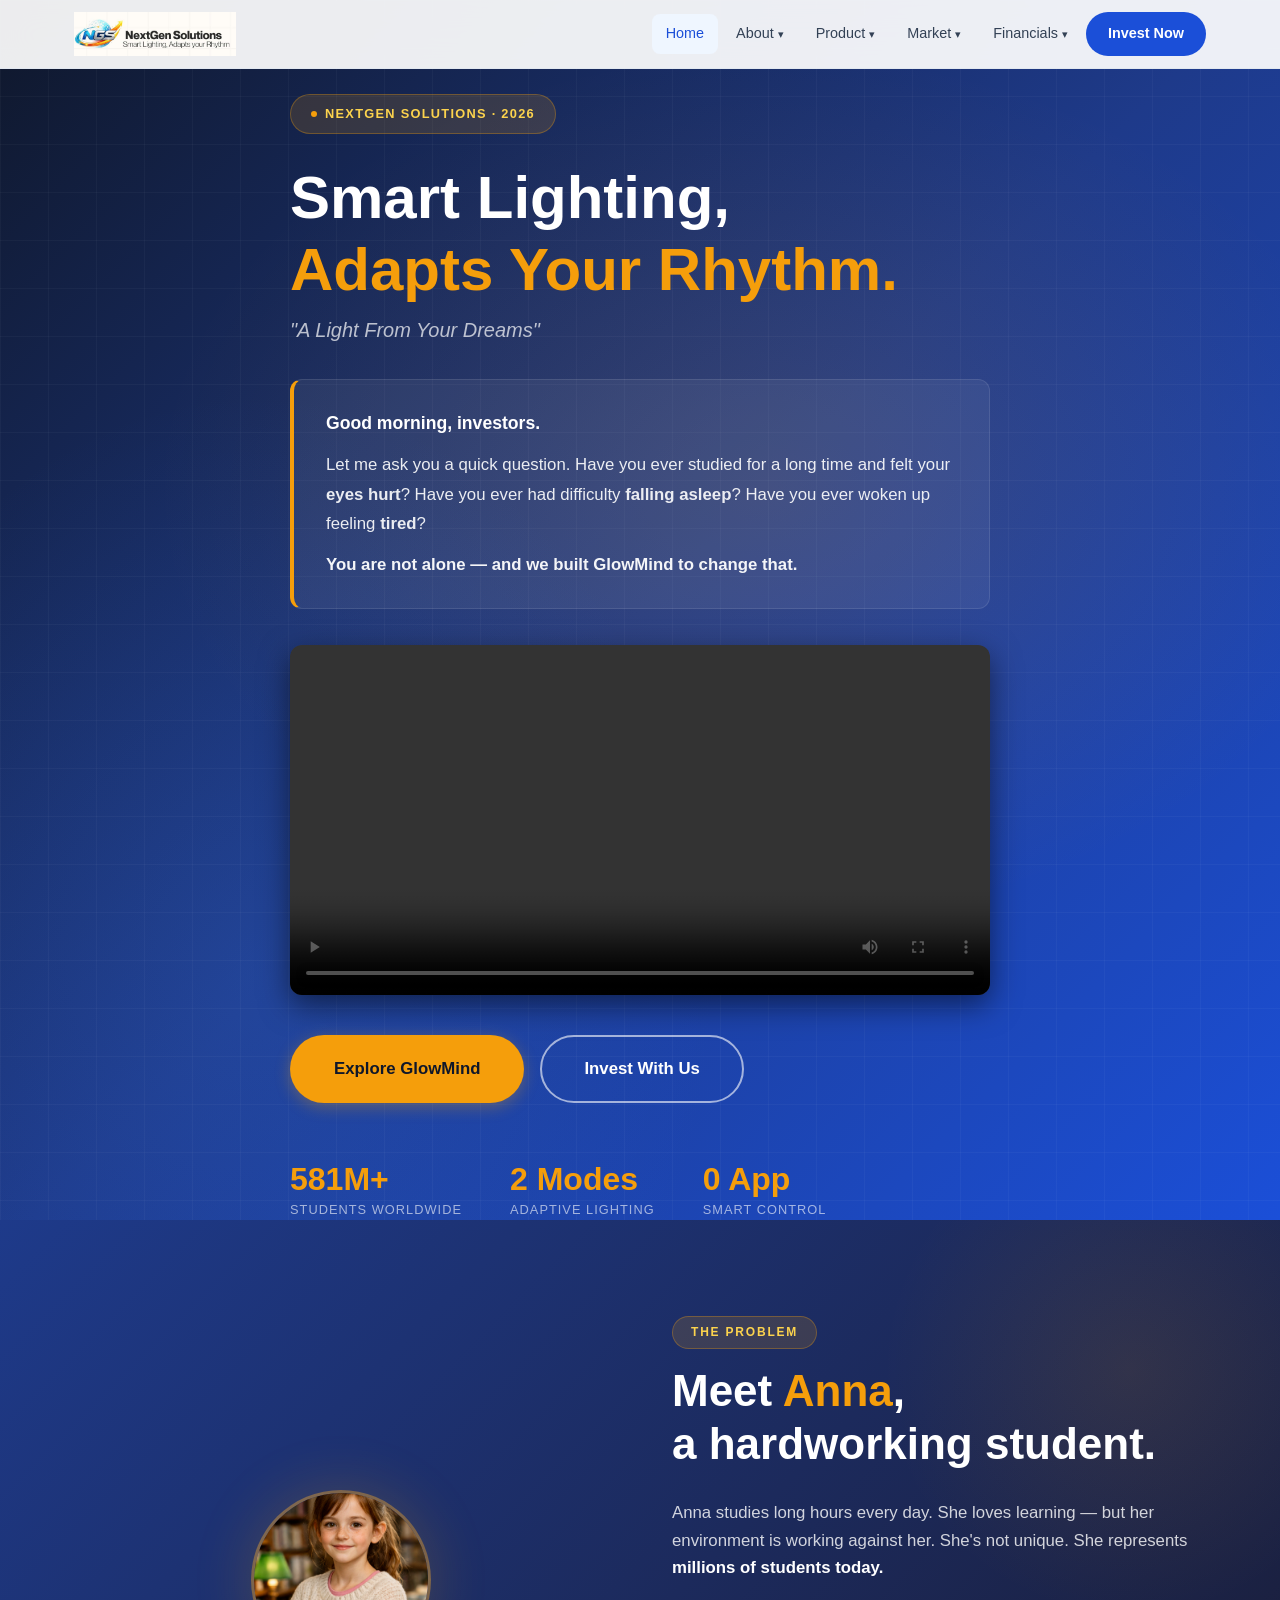
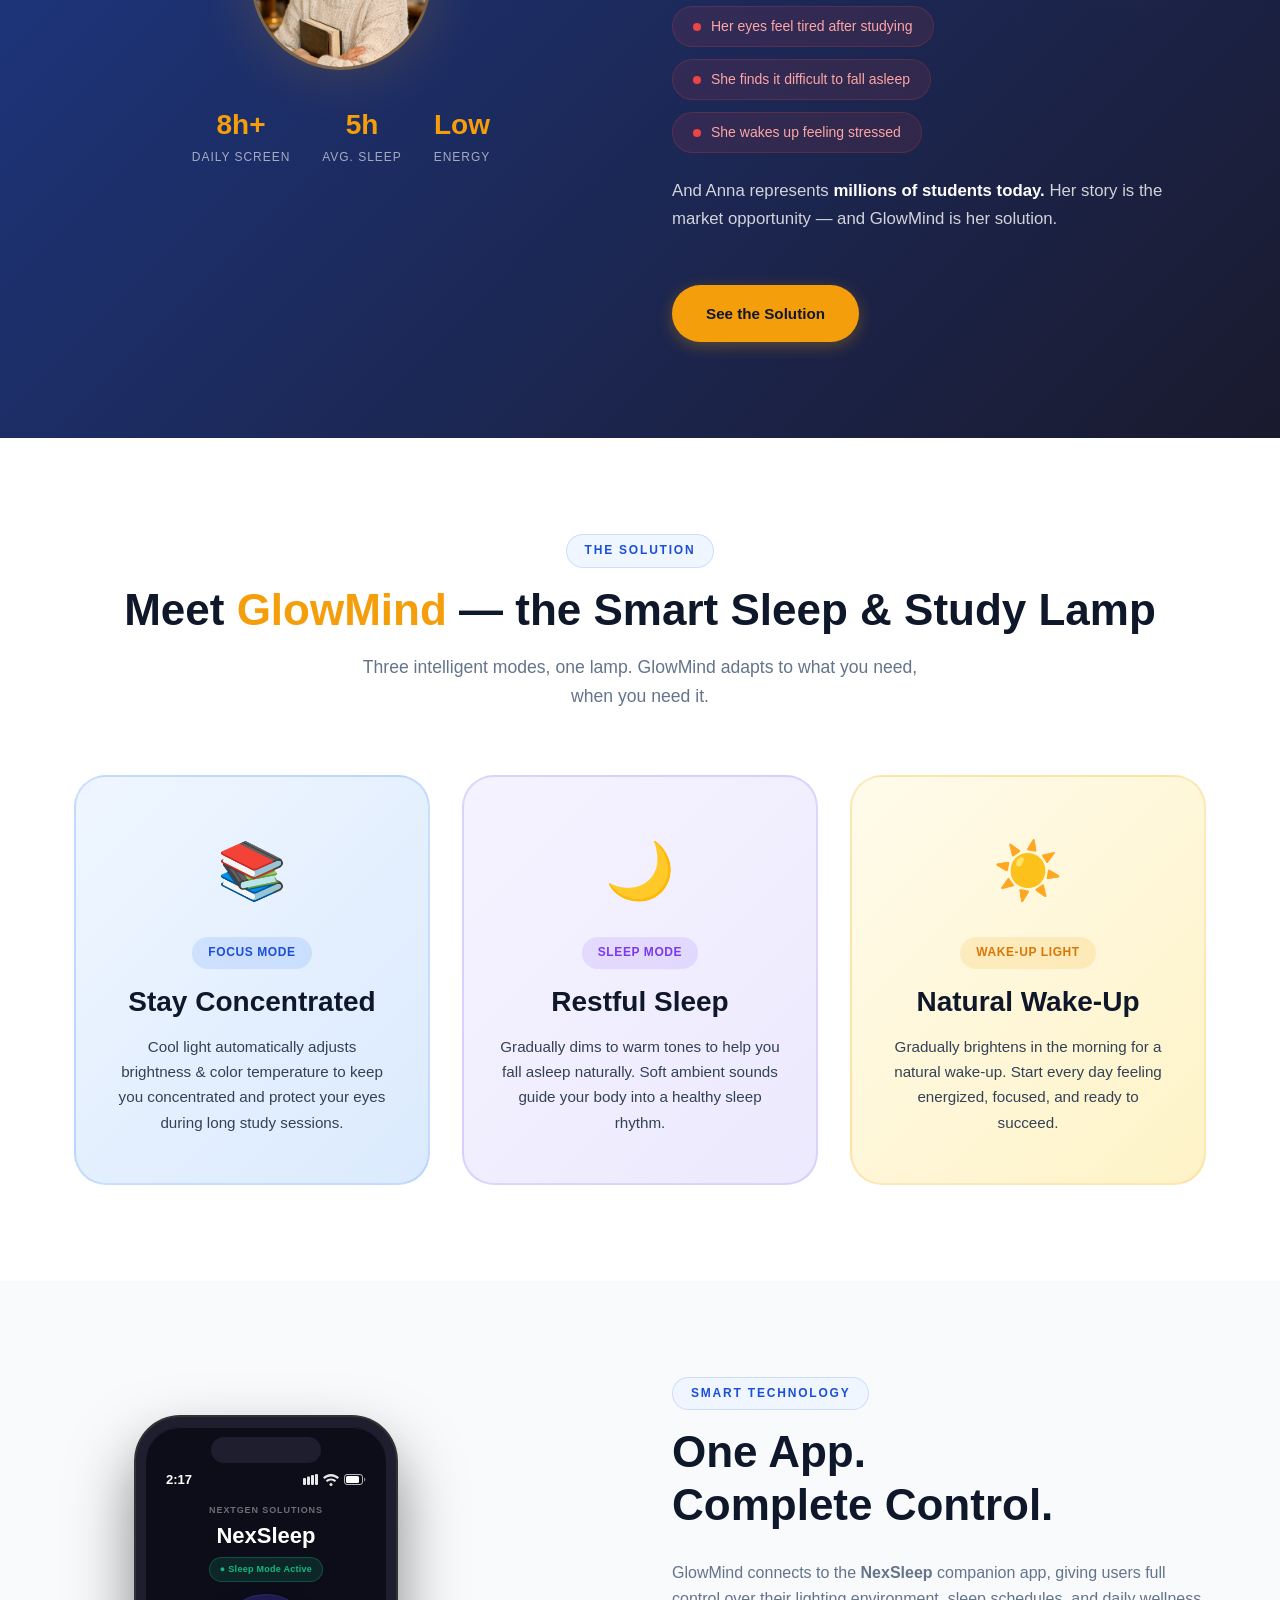
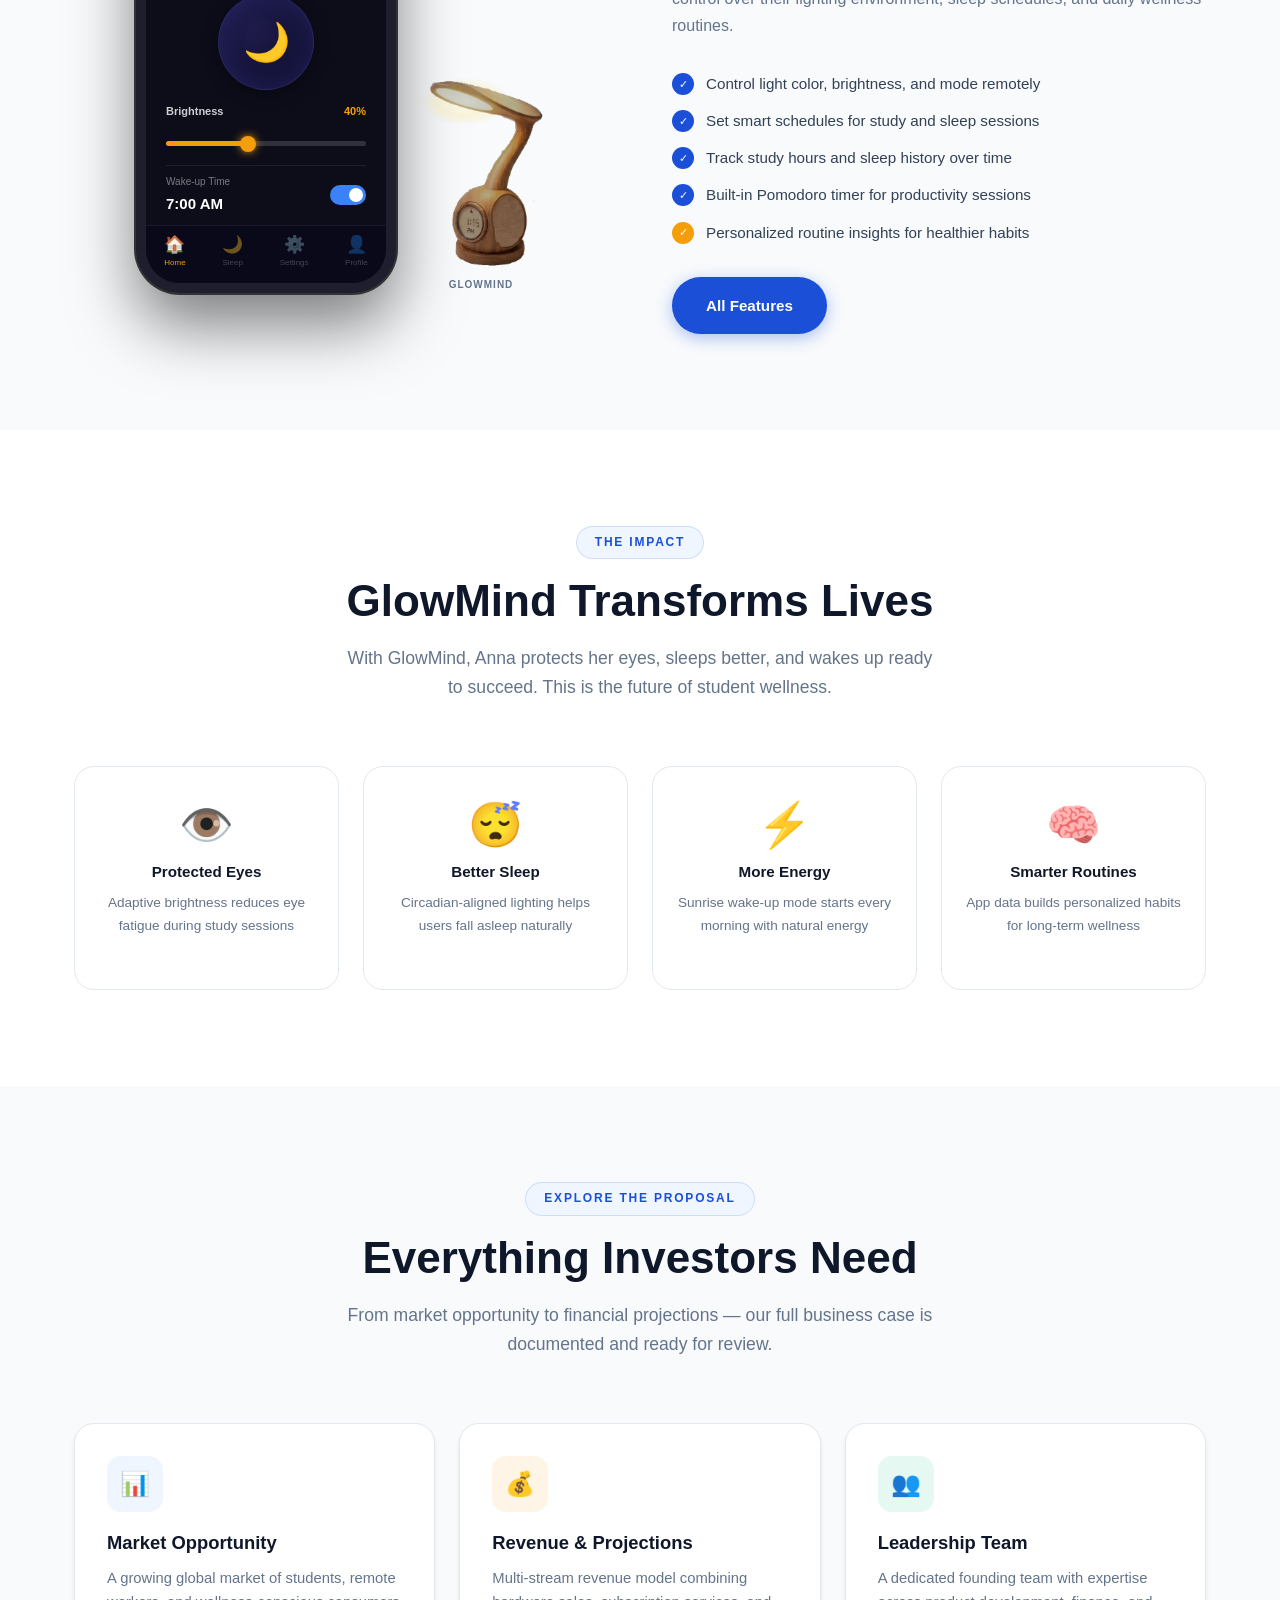
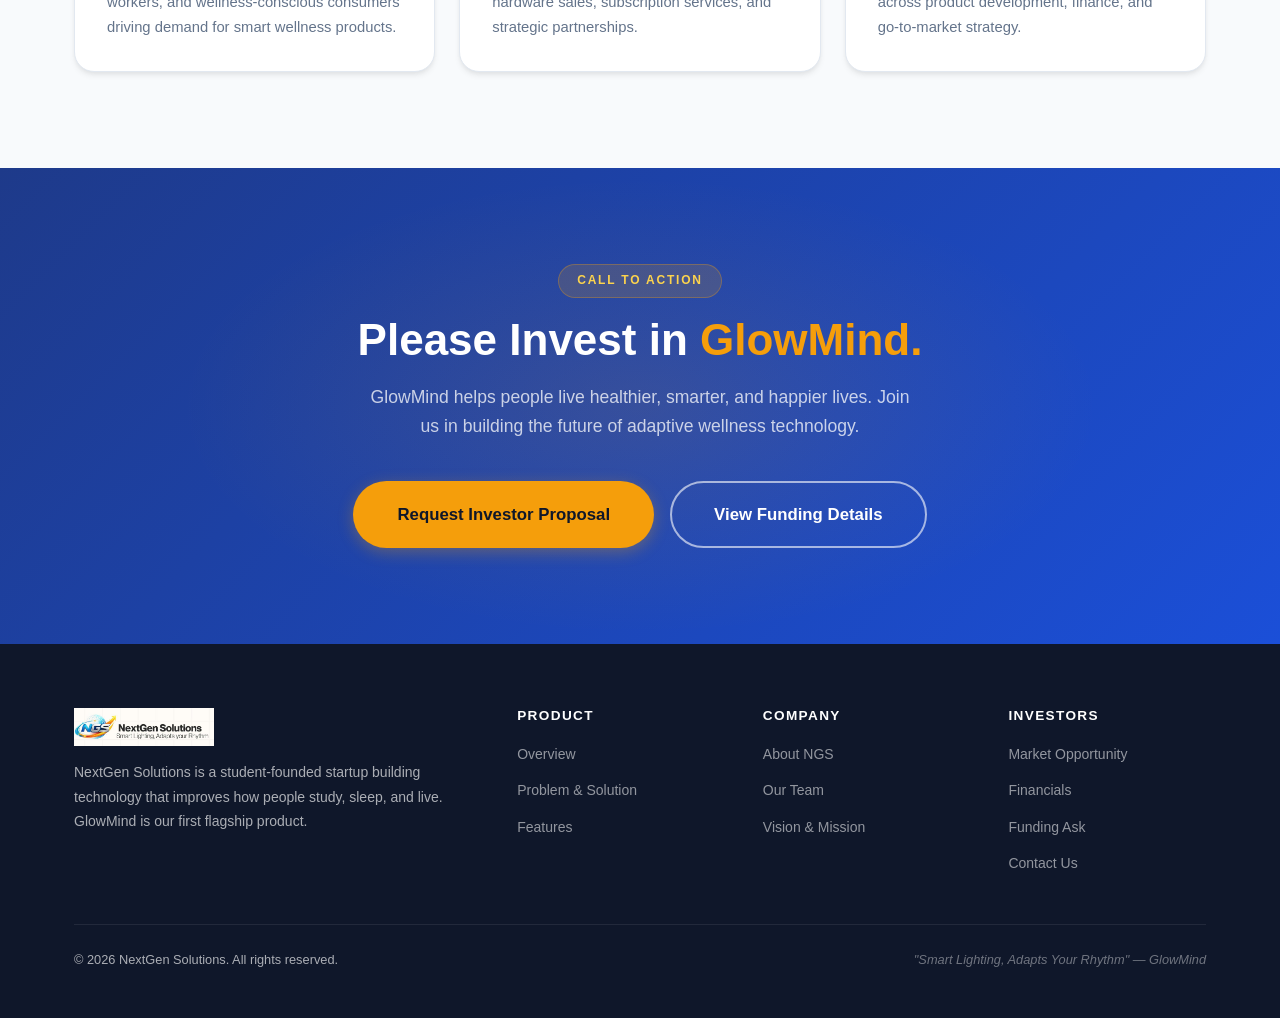
<file: index.html>
<!DOCTYPE html>
<html lang="en">

<head>
    <meta charset="UTF-8" />
    <meta name="viewport" content="width=device-width, initial-scale=1.0" />
    <link rel="icon" type="image/png" href="assets/img/logo-small.png" />
    <title>GLOWMIND – Smart Sleep &amp; Study Lamp | NextGen Solutions</title>
    <meta name="description"
        content="GlowMind is an AI-adaptive smart lamp that protects eyes, improves sleep, and builds healthier daily routines. A NextGen Solutions product." />
    <link rel="stylesheet" href="assets/css/styles.css" />
</head>

<body>

    <!-- ── NAVIGATION ── -->
    <nav class="nav">
        <div class="nav-inner">
            <a href="index.html" class="nav-logo"><img src="assets/img/logo.png" alt="NextGen Solutions – GlowMind"
                    class="nav-logo-img" /></a>
            <ul class="nav-menu">
                <li class="nav-item"><a href="index.html" class="nav-link active">Home</a></li>
                <li class="nav-item">
                    <a href="about.html" class="nav-link" data-dropdown="true">About <span class="chevron">▾</span></a>
                    <div class="dropdown">
                        <a href="about.html">Company Overview</a>
                        <a href="about/team.html">Our Team</a>
                        <a href="about/vision-mission.html">Vision &amp; Mission</a>
                    </div>
                </li>
                <li class="nav-item">
                    <a href="product.html" class="nav-link" data-dropdown="true">Product <span
                            class="chevron">▾</span></a>
                    <div class="dropdown">
                        <a href="product.html">Product Overview</a>
                        <a href="product/problem-solution.html">Problem &amp; Solution</a>
                        <a href="product/features.html">Features</a>
                    </div>
                </li>
                <li class="nav-item">
                    <a href="market.html" class="nav-link" data-dropdown="true">Market <span
                            class="chevron">▾</span></a>
                    <div class="dropdown">
                        <a href="market.html">Market Opportunity</a>
                        <a href="market/customers.html">Target Customers</a>
                        <a href="market/competition.html">Competition</a>
                    </div>
                </li>
                <li class="nav-item">
                    <a href="financials.html" class="nav-link" data-dropdown="true">Financials <span
                            class="chevron">▾</span></a>
                    <div class="dropdown">
                        <a href="financials.html">Revenue &amp; Projections</a>
                        <a href="financials/traction.html">Traction</a>
                        <a href="financials/funding.html">Funding Ask</a>
                    </div>
                </li>
                <li class="nav-item"><a href="contact.html" class="nav-link nav-cta">Invest Now</a></li>
            </ul>
            <div class="nav-toggle" aria-label="Toggle menu">
                <span></span><span></span><span></span>
            </div>
        </div>
    </nav>

    <!-- ── HERO ── -->
    <section class="hero">
        <div class="hero-grid"></div>
        <div class="container hero-inner">
            <div class="hero-content">
                <br />
                <div class="hero-eyebrow">
                    <span class="dot"></span>
                    NextGen Solutions · 2026
                </div>
                <h1>Smart Lighting,<br /><span class="tagline-accent">Adapts Your Rhythm.</span></h1>
                <p class="tagline">"A Light From Your Dreams"</p>

                <div class="hero-speech animate-fade-up delay-1">
                    <p class="question">Good morning, investors.</p>
                    <p>Let me ask you a quick question. Have you ever studied for a long time and felt your <strong>eyes
                            hurt</strong>? Have you ever had difficulty <strong>falling asleep</strong>? Have you ever
                        woken up feeling <strong>tired</strong>?</p>
                    <p style="margin-bottom:0;font-weight:600;color:rgba(255,255,255,.95);">You are not alone — and we
                        built GlowMind to change that.</p>
                </div>

                <div class="hero-cta animate-fade-up delay-2">
                    <video src="assets/video/intro.mp4" controls
                        style="width: 100%; border-radius: 12px; margin-bottom: 24px; box-shadow: 0 10px 30px rgba(0,0,0,0.5);"></video>
                    <a href="product.html" class="btn btn-accent btn-lg">Explore GlowMind</a>
                    <a href="contact.html" class="btn btn-outline-white btn-lg">Invest With Us</a>
                </div>

                <div class="hero-stats animate-fade-up delay-3">
                    <div class="hero-stat">
                        <div class="number" data-count="600" data-suffix="M+">0</div>
                        <div class="label">Students Worldwide</div>
                    </div>
                    <div class="hero-stat">
                        <div class="number" data-count="3" data-suffix=" Modes">0</div>
                        <div class="label">Adaptive Lighting</div>
                    </div>
                    <div class="hero-stat">
                        <div class="number" data-count="1" data-suffix=" App">0</div>
                        <div class="label">Smart Control</div>
                    </div>
                </div>
            </div>
        </div>


    </section>

    <!-- ── MEET ANNA ── -->
    <section class="anna-section">
        <div class="container">
            <div class="anna-grid">
                <div class="anna-avatar reveal">
                    <div class="avatar-circle" style="overflow:hidden;padding:0;">
                        <img src="assets/img/anna.png" alt="Anna – a student"
                            style="width:100%;height:100%;object-fit:cover;" />
                    </div>
                    <div class="avatar-stats">
                        <div class="avatar-stat">
                            <div class="val">8h+</div>
                            <div class="lbl">Daily Screen</div>
                        </div>
                        <div class="avatar-stat">
                            <div class="val">5h</div>
                            <div class="lbl">Avg. Sleep</div>
                        </div>
                        <div class="avatar-stat">
                            <div class="val">Low</div>
                            <div class="lbl">Energy</div>
                        </div>
                    </div>
                </div>
                <div class="anna-story reveal delay-1">
                    <div class="section-header" style="text-align:left;margin-bottom:28px;">
                        <div class="eyebrow"
                            style="background:rgba(245,158,11,.15);border-color:rgba(245,158,11,.3);color:#FCD34D;">The
                            Problem</div>
                        <h2 style="color:white;">Meet <span style="color:var(--accent)">Anna</span>,<br />a hardworking
                            student.</h2>
                    </div>
                    <p>Anna studies long hours every day. She loves learning — but her environment is working against
                        her. She's not unique. She represents <strong style="color:white;">millions of students
                            today.</strong></p>
                    <div class="anna-pain">
                        <div class="pain-tag"><span class="dot"></span> Her eyes feel tired after studying</div>
                        <div class="pain-tag"><span class="dot"></span> She finds it difficult to fall asleep</div>
                        <div class="pain-tag"><span class="dot"></span> She wakes up feeling stressed</div>
                    </div>
                    <p style="margin-top:20px;">And Anna represents <strong style="color:white;">millions of students
                            today.</strong> Her story is the market opportunity — and GlowMind is her solution.</p>
                    <a href="product/problem-solution.html" class="btn btn-accent mt-8">See the Solution</a>
                </div>
            </div>
        </div>
    </section>

    <!-- ── SOLUTION ── -->
    <section class="section">
        <div class="container">
            <div class="section-header reveal">
                <div class="eyebrow">The Solution</div>
                <h2>Meet <span class="text-accent">GlowMind</span> — the Smart Sleep &amp; Study Lamp</h2>
                <p>Three intelligent modes, one lamp. GlowMind adapts to what you need, when you need it.</p>
            </div>
            <div class="modes-grid">
                <div class="mode-card study reveal">
                    <span class="mode-icon">📚</span>
                    <div class="mode-badge">Focus Mode</div>
                    <h3>Stay Concentrated</h3>
                    <p>Cool light automatically adjusts brightness &amp; color temperature to keep you concentrated and
                        protect your eyes during long study sessions.</p>
                </div>
                <div class="mode-card sleep reveal delay-1">
                    <span class="mode-icon">🌙</span>
                    <div class="mode-badge">Sleep Mode</div>
                    <h3>Restful Sleep</h3>
                    <p>Gradually dims to warm tones to help you fall asleep naturally. Soft ambient sounds guide your
                        body into a healthy sleep rhythm.</p>
                </div>
                <div class="mode-card wakeup reveal delay-2">
                    <span class="mode-icon">☀️</span>
                    <div class="mode-badge">Wake-Up Light</div>
                    <h3>Natural Wake-Up</h3>
                    <p>Gradually brightens in the morning for a natural wake-up. Start every day feeling energized,
                        focused, and ready to succeed.</p>
                </div>
            </div>
        </div>
    </section>

    <!-- ── TECHNOLOGY ── -->
    <section class="section section-alt">
        <div class="container">
            <div class="two-col">
                <div class="reveal" style="display:flex;justify-content:center;align-items:center;">
                    <div class="app-showcase">
                        <div class="iphone-frame">
                            <div class="iphone-notch"></div>
                            <div class="app-statusbar">
                                <span class="app-statusbar-time">2:17</span>
                                <div class="app-statusbar-icons">
                                    <svg width="15" height="11" viewBox="0 0 15 11" fill="white" opacity="0.9"><rect x="0" y="4" width="3" height="7" rx="1"/><rect x="4" y="2.5" width="3" height="8.5" rx="1"/><rect x="8" y="1" width="3" height="10" rx="1"/><rect x="12" y="0" width="3" height="11" rx="1"/></svg>
                                    <svg width="16" height="12" viewBox="0 0 16 12" fill="white" opacity="0.9"><path d="M8 2.5C5.5 2.5 3.3 3.5 1.7 5.1L0 3.4C2.1 1.3 4.9 0 8 0s5.9 1.3 8 3.4L14.3 5.1C12.7 3.5 10.5 2.5 8 2.5z"/><path d="M8 6.5c-1.5 0-2.8.6-3.8 1.5L2.8 6.6C4.1 5.3 5.9 4.5 8 4.5s3.9.8 5.2 2.1L11.8 8C10.8 7.1 9.5 6.5 8 6.5z"/><circle cx="8" cy="10.5" r="1.5"/></svg>
                                    <svg width="22" height="11" viewBox="0 0 22 11" fill="none"><rect x="0.5" y="0.5" width="18" height="10" rx="2.5" stroke="white" stroke-opacity="0.7"/><rect x="2" y="2" width="13" height="7" rx="1.5" fill="white"/><path d="M20 3.5v4c.8-.4 1.3-1.1 1.3-2s-.5-1.6-1.3-2z" fill="white" opacity="0.5"/></svg>
                                </div>
                            </div>
                            <div class="app-body">
                                <span class="app-brand">NextGen Solutions</span>
                                <span class="app-title">NexSleep</span>
                                <span class="app-badge">● Sleep Mode Active</span>
                                <div class="app-moon-circle">🌙</div>
                                <div class="app-brightness-section">
                                    <div class="app-row-label">
                                        <span>Brightness</span>
                                        <span class="app-brightness-val" id="brightnessVal">40%</span>
                                    </div>
                                    <input type="range" class="app-slider" id="brightnessSlider" min="0" max="100" value="40" />
                                </div>
                                <div class="app-wakeup-row">
                                    <div class="app-wakeup-left">
                                        <span class="app-wakeup-label">Wake-up Time</span>
                                        <span class="app-wakeup-time">7:00 AM</span>
                                    </div>
                                    <div class="app-toggle"></div>
                                </div>
                            </div>
                            <div class="app-nav">
                                <div class="app-nav-item active">
                                    <span class="app-nav-icon">🏠</span>
                                    <span class="app-nav-label">Home</span>
                                </div>
                                <div class="app-nav-item">
                                    <span class="app-nav-icon">🌙</span>
                                    <span class="app-nav-label">Sleep</span>
                                </div>
                                <div class="app-nav-item">
                                    <span class="app-nav-icon">⚙️</span>
                                    <span class="app-nav-label">Settings</span>
                                </div>
                                <div class="app-nav-item">
                                    <span class="app-nav-icon">👤</span>
                                    <span class="app-nav-label">Profile</span>
                                </div>
                            </div>
                        </div>
                        <div class="lamp-showcase">
                            <div class="lamp-container">
                                <div class="lamp-img" id="lampImg"></div>
                                <div class="lamp-glow" id="lampGlow"></div>
                            </div>
                            <span class="lamp-label">GlowMind</span>
                        </div>
                    </div>
                </div>
                <div class="two-col-content reveal delay-1">
                    <div class="section-header" style="text-align:left;margin-bottom:28px;">
                        <div class="eyebrow">Smart Technology</div>
                        <h2>One App.<br />Complete Control.</h2>
                    </div>
                    <p>GlowMind connects to the <strong>NexSleep</strong> companion app, giving users full control over
                        their lighting environment, sleep schedules, and daily wellness routines.</p>
                    <div class="checklist mt-8">
                        <div class="checklist-item">
                            <div class="ci-icon">✓</div><span>Control light color, brightness, and mode remotely</span>
                        </div>
                        <div class="checklist-item">
                            <div class="ci-icon">✓</div><span>Set smart schedules for study and sleep sessions</span>
                        </div>
                        <div class="checklist-item">
                            <div class="ci-icon">✓</div><span>Track study hours and sleep history over time</span>
                        </div>
                        <div class="checklist-item">
                            <div class="ci-icon">✓</div><span>Built-in Pomodoro timer for productivity sessions</span>
                        </div>
                        <div class="checklist-item accent">
                            <div class="ci-icon">✓</div><span>Personalized routine insights for healthier habits</span>
                        </div>
                    </div>
                    <a href="product/features.html" class="btn btn-primary mt-8">All Features</a>
                </div>
            </div>
        </div>
    </section>

    <!-- ── IMPACT ── -->
    <section class="section">
        <div class="container">
            <div class="section-header reveal">
                <div class="eyebrow">The Impact</div>
                <h2>GlowMind Transforms Lives</h2>
                <p>With GlowMind, Anna protects her eyes, sleeps better, and wakes up ready to succeed. This is the
                    future of student wellness.</p>
            </div>
            <div class="stats-row">
                <div class="stat-box reveal">
                    <div class="number accent">👁️</div>
                    <div class="label" style="font-size:.95rem;font-weight:600;color:var(--dark);margin-top:12px;">
                        Protected Eyes</div>
                    <p style="font-size:.85rem;color:var(--text-light);margin-top:8px;">Adaptive brightness reduces eye
                        fatigue during study sessions</p>
                </div>
                <div class="stat-box reveal delay-1">
                    <div class="number accent">😴</div>
                    <div class="label" style="font-size:.95rem;font-weight:600;color:var(--dark);margin-top:12px;">
                        Better Sleep</div>
                    <p style="font-size:.85rem;color:var(--text-light);margin-top:8px;">Circadian-aligned lighting helps
                        users fall asleep naturally</p>
                </div>
                <div class="stat-box reveal delay-2">
                    <div class="number accent">⚡</div>
                    <div class="label" style="font-size:.95rem;font-weight:600;color:var(--dark);margin-top:12px;">More
                        Energy</div>
                    <p style="font-size:.85rem;color:var(--text-light);margin-top:8px;">Sunrise wake-up mode starts
                        every morning with natural energy</p>
                </div>
                <div class="stat-box reveal delay-3">
                    <div class="number accent">🧠</div>
                    <div class="label" style="font-size:.95rem;font-weight:600;color:var(--dark);margin-top:12px;">
                        Smarter Routines</div>
                    <p style="font-size:.85rem;color:var(--text-light);margin-top:8px;">App data builds personalized
                        habits for long-term wellness</p>
                </div>
            </div>
        </div>
    </section>

    <!-- ── QUICK LINKS ── -->
    <section class="section section-alt">
        <div class="container">
            <div class="section-header reveal">
                <div class="eyebrow">Explore the Proposal</div>
                <h2>Everything Investors Need</h2>
                <p>From market opportunity to financial projections — our full business case is documented and ready for
                    review.</p>
            </div>
            <div class="card-grid card-grid-3">
                <a href="market.html" class="card reveal" style="cursor:pointer;">
                    <div class="card-icon blue">📊</div>
                    <h3>Market Opportunity</h3>
                    <p>A growing global market of students, remote workers, and wellness-conscious consumers driving
                        demand for smart wellness products.</p>
                </a>
                <a href="financials.html" class="card reveal delay-1" style="cursor:pointer;">
                    <div class="card-icon yellow">💰</div>
                    <h3>Revenue &amp; Projections</h3>
                    <p>Multi-stream revenue model combining hardware sales, subscription services, and strategic
                        partnerships.</p>
                </a>
                <a href="about/team.html" class="card reveal delay-2" style="cursor:pointer;">
                    <div class="card-icon green">👥</div>
                    <h3>Leadership Team</h3>
                    <p>A dedicated founding team with expertise across product development, finance, and go-to-market
                        strategy.</p>
                </a>
            </div>
        </div>
    </section>

    <!-- ── CTA ── -->
    <section class="cta-section">
        <div class="container">
            <div class="section-header" style="margin-bottom:40px;">
                <div class="eyebrow"
                    style="background:rgba(245,158,11,.15);border-color:rgba(245,158,11,.3);color:#FCD34D;">Call to
                    Action</div>
                <h2>Please Invest in <span style="color:var(--accent)">GlowMind.</span></h2>
                <p>GlowMind helps people live healthier, smarter, and happier lives. Join us in building the future of
                    adaptive wellness technology.</p>
            </div>
            <div class="cta-buttons">
                <a href="contact.html" class="btn btn-accent btn-lg">Request Investor Proposal</a>
                <a href="financials/funding.html" class="btn btn-outline-white btn-lg">View Funding Details</a>
            </div>
        </div>
    </section>

    <!-- ── FOOTER ── -->
    <footer class="footer">
        <div class="container">
            <div class="footer-grid">
                <div class="footer-brand">
                    <img src="assets/img/logo.png" alt="NextGen Solutions" class="footer-logo-img" />
                    <p>NextGen Solutions is a student-founded startup building technology that improves how people
                        study, sleep, and live. GlowMind is our first flagship product.</p>
                </div>
                <div class="footer-col">
                    <h5>Product</h5>
                    <ul>
                        <li><a href="product.html">Overview</a></li>
                        <li><a href="product/problem-solution.html">Problem &amp; Solution</a></li>
                        <li><a href="product/features.html">Features</a></li>
                    </ul>
                </div>
                <div class="footer-col">
                    <h5>Company</h5>
                    <ul>
                        <li><a href="about.html">About NGS</a></li>
                        <li><a href="about/team.html">Our Team</a></li>
                        <li><a href="about/vision-mission.html">Vision &amp; Mission</a></li>
                    </ul>
                </div>
                <div class="footer-col">
                    <h5>Investors</h5>
                    <ul>
                        <li><a href="market.html">Market Opportunity</a></li>
                        <li><a href="financials.html">Financials</a></li>
                        <li><a href="financials/funding.html">Funding Ask</a></li>
                        <li><a href="contact.html">Contact Us</a></li>
                    </ul>
                </div>
            </div>
            <div class="footer-bottom">
                <p>&copy; 2026 NextGen Solutions. All rights reserved.</p>
                <p class="footer-tagline">"Smart Lighting, Adapts Your Rhythm" — GlowMind</p>
            </div>
        </div>
    </footer>

    <script src="assets/js/script.js"></script>
    <script>
        (function () {
            const slider = document.getElementById('brightnessSlider');
            const valLabel = document.getElementById('brightnessVal');
            const lampImg = document.getElementById('lampImg');
            const lampGlow = document.getElementById('lampGlow');

            if (!slider) return;

            function updateLamp(val) {
                const pct = val / 100;

                const imgBrightness = 0.5 + pct * 0.55;
                const imgSaturate = 0.7 + pct * 0.5;
                lampImg.style.filter = 'brightness(' + imgBrightness + ') saturate(' + imgSaturate + ')';

                const glowOpacity = pct * 0.95;
                const glowW = 70 + pct * 45;
                const glowH = 36 + pct * 28;
                lampGlow.style.width = glowW + 'px';
                lampGlow.style.height = glowH + 'px';
                lampGlow.style.background =
                    'radial-gradient(ellipse, rgba(255,248,190,' + glowOpacity + ') 0%, rgba(255,220,90,' + (glowOpacity * 0.55) + ') 45%, transparent 72%)';

                const fillPct = val + '%';
                slider.style.background =
                    'linear-gradient(to right, #F59E0B ' + fillPct + ', rgba(255,255,255,0.15) ' + fillPct + ')';
                valLabel.textContent = val + '%';
            }

            slider.addEventListener('input', function () {
                updateLamp(parseInt(this.value));
            });

            updateLamp(40);
        })();
    </script>
</body>

</html>
</file>
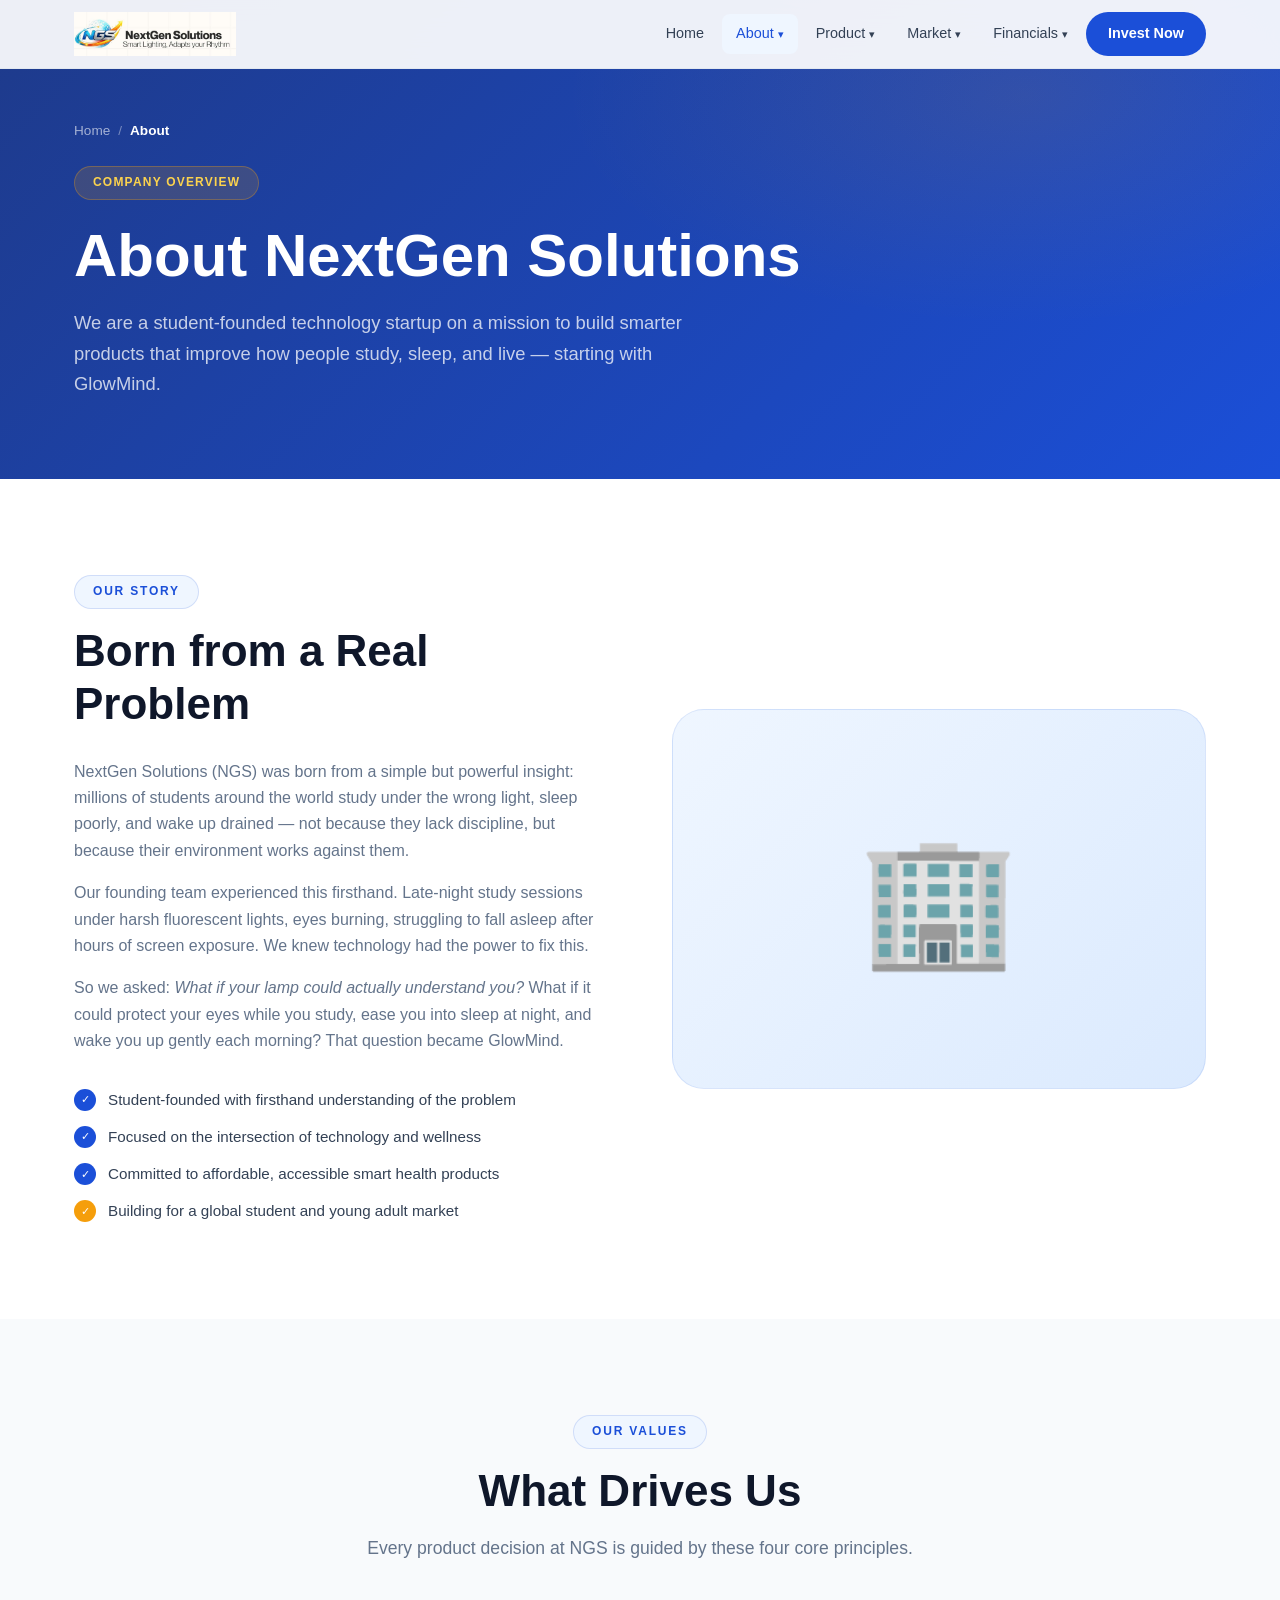
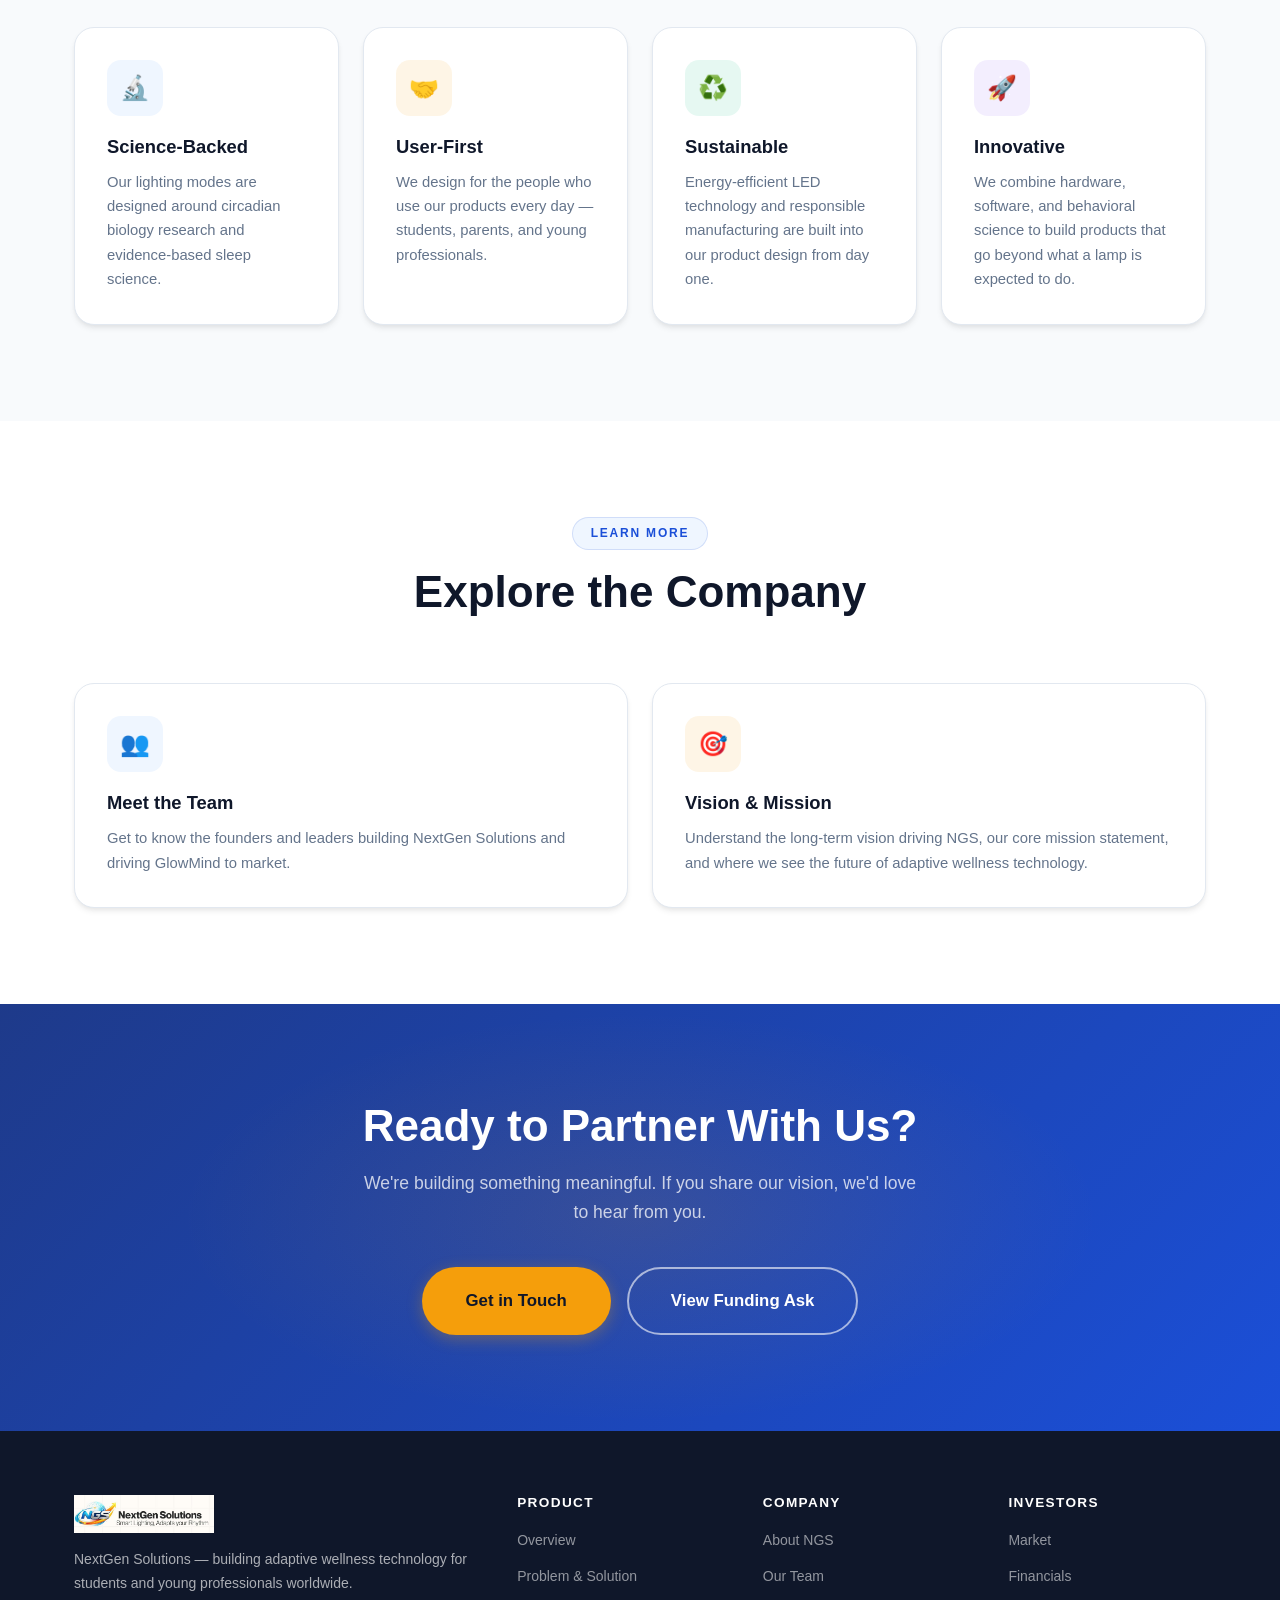
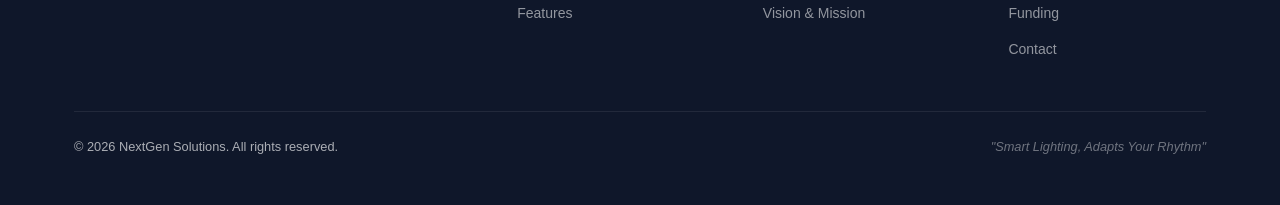
<file: about.html>
<!DOCTYPE html>
<html lang="en">
<head>
 <meta charset="UTF-8" />
 <meta name="viewport" content="width=device-width, initial-scale=1.0" />
 <link rel="icon" type="image/png" href="assets/img/logo-small.png" />
 <title>About NextGen Solutions | GlowMind</title>
 <meta name="description" content="Learn about NextGen Solutions — a student-founded startup building adaptive wellness technology to improve how people study, sleep, and live." />
 <link rel="stylesheet" href="assets/css/styles.css" />
</head>
<body>

<nav class="nav">
 <div class="nav-inner">
 <a href="index.html" class="nav-logo"><img src="assets/img/logo.png" alt="NextGen Solutions – GlowMind" class="nav-logo-img" class="nav-logo-img" /></a>
 <ul class="nav-menu">
 <li class="nav-item"><a href="index.html" class="nav-link">Home</a></li>
 <li class="nav-item">
 <a href="about.html" class="nav-link active" data-dropdown="true">About <span class="chevron">▾</span></a>
 <div class="dropdown">
 <a href="about.html">Company Overview</a>
 <a href="about/team.html">Our Team</a>
 <a href="about/vision-mission.html">Vision &amp; Mission</a>
 </div>
 </li>
 <li class="nav-item">
 <a href="product.html" class="nav-link" data-dropdown="true">Product <span class="chevron">▾</span></a>
 <div class="dropdown">
 <a href="product.html">Product Overview</a>
 <a href="product/problem-solution.html">Problem &amp; Solution</a>
 <a href="product/features.html">Features</a>
 </div>
 </li>
 <li class="nav-item">
 <a href="market.html" class="nav-link" data-dropdown="true">Market <span class="chevron">▾</span></a>
 <div class="dropdown">
 <a href="market.html">Market Opportunity</a>
 <a href="market/customers.html">Target Customers</a>
 <a href="market/competition.html">Competition</a>
 </div>
 </li>
 <li class="nav-item">
 <a href="financials.html" class="nav-link" data-dropdown="true">Financials <span class="chevron">▾</span></a>
 <div class="dropdown">
 <a href="financials.html">Revenue &amp; Projections</a>
 <a href="financials/traction.html">Traction</a>
 <a href="financials/funding.html">Funding Ask</a>
 </div>
 </li>
 <li class="nav-item"><a href="contact.html" class="nav-link nav-cta">Invest Now</a></li>
 </ul>
 <div class="nav-toggle"><span></span><span></span><span></span></div>
 </div>
</nav>

<section class="page-hero">
 <div class="container page-hero-inner">
 <div class="breadcrumb"><a href="index.html">Home</a><span>/</span><span class="current">About</span></div>
 <div class="eyebrow">Company Overview</div>
 <h1>About NextGen Solutions</h1>
 <p>We are a student-founded technology startup on a mission to build smarter products that improve how people study, sleep, and live — starting with GlowMind.</p>
 </div>
</section>

<!-- Brand Story -->
<section class="section">
 <div class="container">
 <div class="two-col">
 <div class="two-col-content reveal">
 <div class="section-header" style="text-align:left;margin-bottom:28px;">
 <div class="eyebrow">Our Story</div>
 <h2>Born from a Real Problem</h2>
 </div>
 <p>NextGen Solutions (NGS) was born from a simple but powerful insight: millions of students around the world study under the wrong light, sleep poorly, and wake up drained — not because they lack discipline, but because their environment works against them.</p>
 <p>Our founding team experienced this firsthand. Late-night study sessions under harsh fluorescent lights, eyes burning, struggling to fall asleep after hours of screen exposure. We knew technology had the power to fix this.</p>
 <p>So we asked: <em>What if your lamp could actually understand you?</em> What if it could protect your eyes while you study, ease you into sleep at night, and wake you up gently each morning? That question became GlowMind.</p>
 <div class="checklist mt-8">
 <div class="checklist-item"><div class="ci-icon">✓</div><span>Student-founded with firsthand understanding of the problem</span></div>
 <div class="checklist-item"><div class="ci-icon">✓</div><span>Focused on the intersection of technology and wellness</span></div>
 <div class="checklist-item"><div class="ci-icon">✓</div><span>Committed to affordable, accessible smart health products</span></div>
 <div class="checklist-item accent"><div class="ci-icon">✓</div><span>Building for a global student and young adult market</span></div>
 </div>
 </div>
 <div class="two-col-visual reveal delay-1">🏢</div>
 </div>
 </div>
</section>

<!-- Core Values -->
<section class="section section-alt">
 <div class="container">
 <div class="section-header reveal">
 <div class="eyebrow">Our Values</div>
 <h2>What Drives Us</h2>
 <p>Every product decision at NGS is guided by these four core principles.</p>
 </div>
 <div class="card-grid card-grid-4">
 <div class="card reveal">
 <div class="card-icon blue">🔬</div>
 <h3>Science-Backed</h3>
 <p>Our lighting modes are designed around circadian biology research and evidence-based sleep science.</p>
 </div>
 <div class="card reveal delay-1">
 <div class="card-icon yellow">🤝</div>
 <h3>User-First</h3>
 <p>We design for the people who use our products every day — students, parents, and young professionals.</p>
 </div>
 <div class="card reveal delay-2">
 <div class="card-icon green">♻️</div>
 <h3>Sustainable</h3>
 <p>Energy-efficient LED technology and responsible manufacturing are built into our product design from day one.</p>
 </div>
 <div class="card reveal delay-3">
 <div class="card-icon purple">🚀</div>
 <h3>Innovative</h3>
 <p>We combine hardware, software, and behavioral science to build products that go beyond what a lamp is expected to do.</p>
 </div>
 </div>
 </div>
</section>

<!-- Quick nav -->
<section class="section">
 <div class="container">
 <div class="section-header reveal">
 <div class="eyebrow">Learn More</div>
 <h2>Explore the Company</h2>
 </div>
 <div class="card-grid card-grid-2">
 <a href="about/team.html" class="card reveal" style="cursor:pointer;">
 <div class="card-icon blue">👥</div>
 <h3>Meet the Team</h3>
 <p>Get to know the founders and leaders building NextGen Solutions and driving GlowMind to market.</p>
 </a>
 <a href="about/vision-mission.html" class="card reveal delay-1" style="cursor:pointer;">
 <div class="card-icon yellow">🎯</div>
 <h3>Vision &amp; Mission</h3>
 <p>Understand the long-term vision driving NGS, our core mission statement, and where we see the future of adaptive wellness technology.</p>
 </a>
 </div>
 </div>
</section>

<section class="cta-section">
 <div class="container">
 <h2>Ready to Partner With Us?</h2>
 <p>We're building something meaningful. If you share our vision, we'd love to hear from you.</p>
 <div class="cta-buttons">
 <a href="contact.html" class="btn btn-accent btn-lg">Get in Touch</a>
 <a href="financials/funding.html" class="btn btn-outline-white btn-lg">View Funding Ask</a>
 </div>
 </div>
</section>

<footer class="footer">
 <div class="container">
 <div class="footer-grid">
 <div class="footer-brand">
 <img src="assets/img/logo.png" alt="NextGen Solutions" class="footer-logo-img" />
 <p>NextGen Solutions — building adaptive wellness technology for students and young professionals worldwide.</p>
 </div>
 <div class="footer-col"><h5>Product</h5><ul><li><a href="product.html">Overview</a></li><li><a href="product/problem-solution.html">Problem &amp; Solution</a></li><li><a href="product/features.html">Features</a></li></ul></div>
 <div class="footer-col"><h5>Company</h5><ul><li><a href="about.html">About NGS</a></li><li><a href="about/team.html">Our Team</a></li><li><a href="about/vision-mission.html">Vision &amp; Mission</a></li></ul></div>
 <div class="footer-col"><h5>Investors</h5><ul><li><a href="market.html">Market</a></li><li><a href="financials.html">Financials</a></li><li><a href="financials/funding.html">Funding</a></li><li><a href="contact.html">Contact</a></li></ul></div>
 </div>
 <div class="footer-bottom">
 <p>&copy; 2026 NextGen Solutions. All rights reserved.</p>
 <p class="footer-tagline">"Smart Lighting, Adapts Your Rhythm"</p>
 </div>
 </div>
</footer>

<script src="assets/js/script.js"></script>
</body>
</html>
</file>
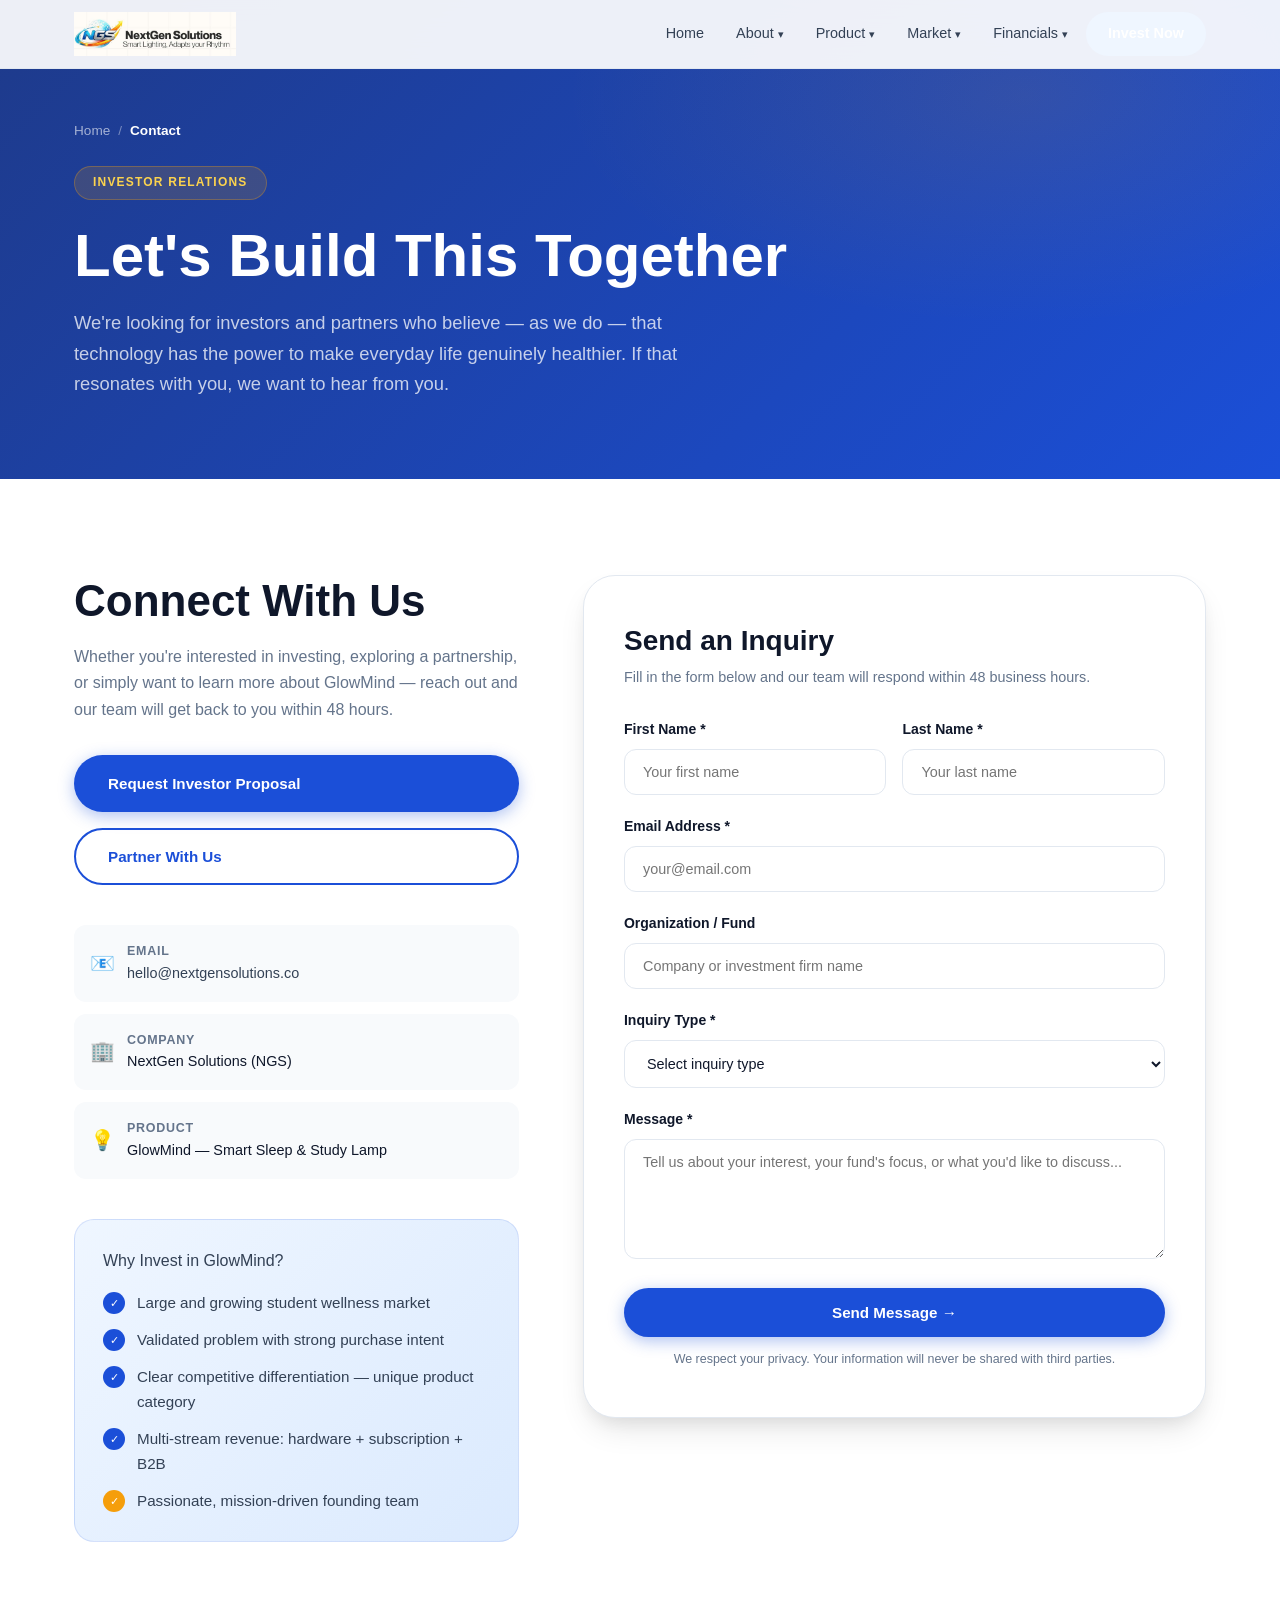
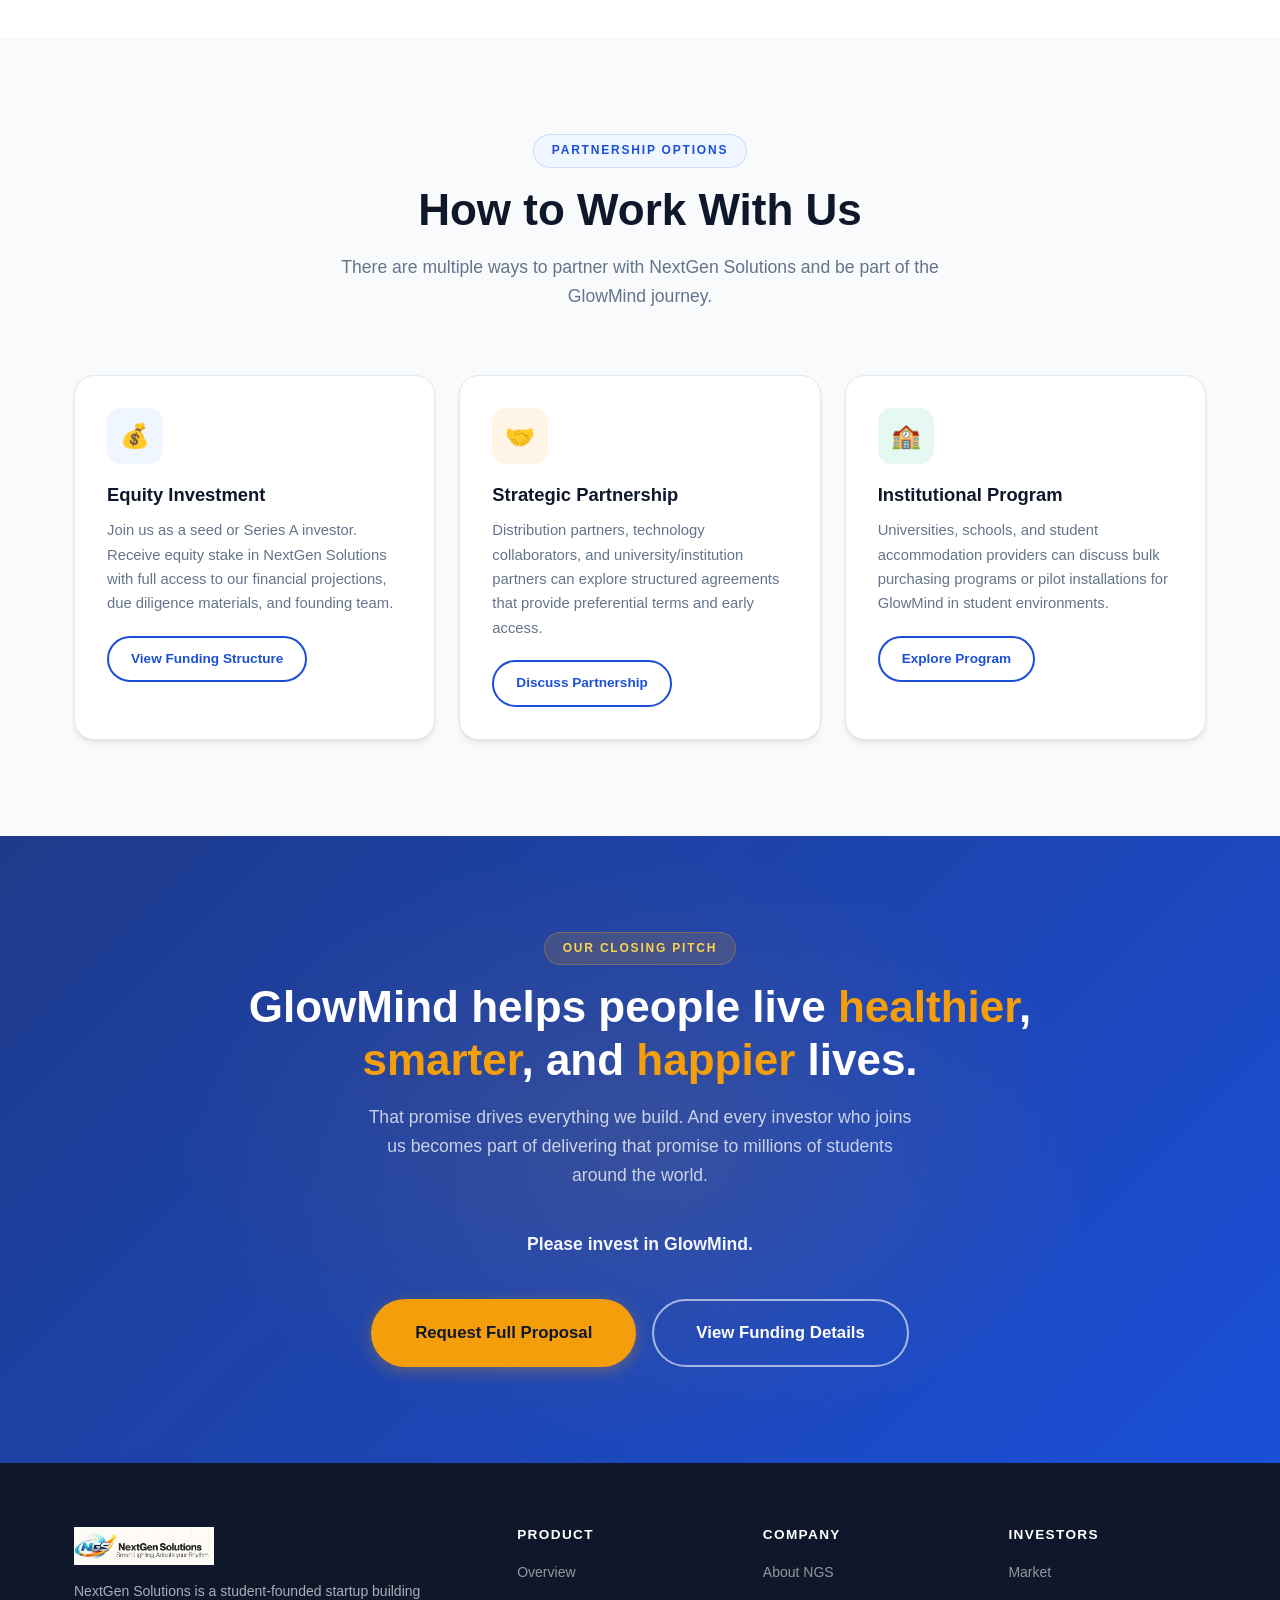
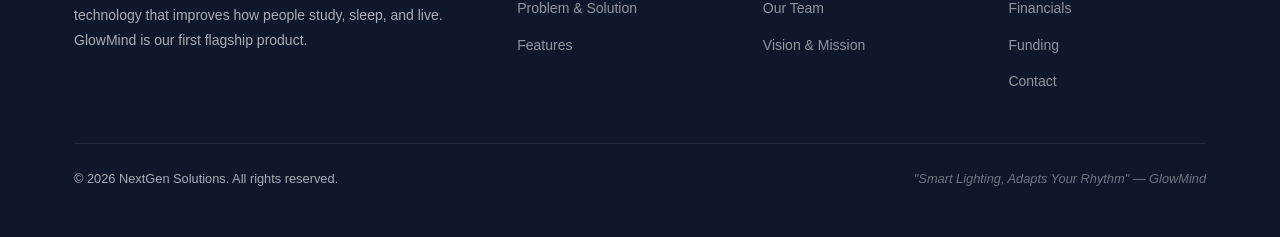
<file: contact.html>
<!DOCTYPE html>
<html lang="en">
<head>
 <meta charset="UTF-8" />
 <meta name="viewport" content="width=device-width, initial-scale=1.0" />
 <link rel="icon" type="image/png" href="assets/img/logo-small.png" />
 <title>Investor Contact | GlowMind – NextGen Solutions</title>
 <meta name="description" content="Connect with the NextGen Solutions team. Request a full investor proposal, schedule a call, or explore partnership opportunities for GlowMind." />
 <link rel="stylesheet" href="assets/css/styles.css" />
</head>
<body>

<nav class="nav">
 <div class="nav-inner">
 <a href="index.html" class="nav-logo"><img src="assets/img/logo.png" alt="NextGen Solutions – GlowMind" class="nav-logo-img" class="nav-logo-img" /></a>
 <ul class="nav-menu">
 <li class="nav-item"><a href="index.html" class="nav-link">Home</a></li>
 <li class="nav-item"><a href="about.html" class="nav-link" data-dropdown="true">About <span class="chevron">▾</span></a><div class="dropdown"><a href="about.html">Company Overview</a><a href="about/team.html">Our Team</a><a href="about/vision-mission.html">Vision &amp; Mission</a></div></li>
 <li class="nav-item"><a href="product.html" class="nav-link" data-dropdown="true">Product <span class="chevron">▾</span></a><div class="dropdown"><a href="product.html">Product Overview</a><a href="product/problem-solution.html">Problem &amp; Solution</a><a href="product/features.html">Features</a></div></li>
 <li class="nav-item"><a href="market.html" class="nav-link" data-dropdown="true">Market <span class="chevron">▾</span></a><div class="dropdown"><a href="market.html">Market Opportunity</a><a href="market/customers.html">Customers</a><a href="market/competition.html">Competition</a></div></li>
 <li class="nav-item"><a href="financials.html" class="nav-link" data-dropdown="true">Financials <span class="chevron">▾</span></a><div class="dropdown"><a href="financials.html">Revenue</a><a href="financials/traction.html">Traction</a><a href="financials/funding.html">Funding</a></div></li>
 <li class="nav-item"><a href="contact.html" class="nav-link nav-cta active">Invest Now</a></li>
 </ul>
 <div class="nav-toggle"><span></span><span></span><span></span></div>
 </div>
</nav>

<section class="page-hero">
 <div class="container page-hero-inner">
 <div class="breadcrumb"><a href="index.html">Home</a><span>/</span><span class="current">Contact</span></div>
 <div class="eyebrow">Investor Relations</div>
 <h1>Let's Build This Together</h1>
 <p>We're looking for investors and partners who believe — as we do — that technology has the power to make everyday life genuinely healthier. If that resonates with you, we want to hear from you.</p>
 </div>
</section>

<!-- Contact Section -->
<section class="section">
 <div class="container">
 <div class="contact-grid">
 <div class="contact-info reveal">
 <h2>Connect With Us</h2>
 <p>Whether you're interested in investing, exploring a partnership, or simply want to learn more about GlowMind — reach out and our team will get back to you within 48 hours.</p>

 <div class="contact-ctas">
 <a href="#contact-form" class="btn btn-primary">Request Investor Proposal</a>
 <a href="#contact-form" class="btn btn-outline">Partner With Us</a>
 </div>

 <div style="display:flex;flex-direction:column;gap:12px;margin-bottom:40px;">
 <div class="contact-detail">
 <span class="cd-icon">📧</span>
 <div>
 <div style="font-size:.78rem;color:var(--text-light);font-weight:600;text-transform:uppercase;letter-spacing:.06em;">Email</div>
 <a href="mailto:hello@nextgensolutions.co">hello@nextgensolutions.co</a>
 </div>
 </div>
 <div class="contact-detail">
 <span class="cd-icon">🏢</span>
 <div>
 <div style="font-size:.78rem;color:var(--text-light);font-weight:600;text-transform:uppercase;letter-spacing:.06em;">Company</div>
 <span style="font-weight:500;color:var(--dark);">NextGen Solutions (NGS)</span>
 </div>
 </div>
 <div class="contact-detail">
 <span class="cd-icon">💡</span>
 <div>
 <div style="font-size:.78rem;color:var(--text-light);font-weight:600;text-transform:uppercase;letter-spacing:.06em;">Product</div>
 <span style="font-weight:500;color:var(--dark);">GlowMind — Smart Sleep &amp; Study Lamp</span>
 </div>
 </div>
 </div>

 <div style="background:linear-gradient(135deg,var(--bg-alt) 0%,#DBEAFE 100%);border-radius:var(--radius-lg);padding:28px;border:1px solid rgba(27,79,216,.12);">
 <div class="eyebrow" style="margin-bottom:16px;">Why Invest in GlowMind?</div>
 <div class="checklist">
 <div class="checklist-item"><div class="ci-icon">✓</div><span>Large and growing student wellness market</span></div>
 <div class="checklist-item"><div class="ci-icon">✓</div><span>Validated problem with strong purchase intent</span></div>
 <div class="checklist-item"><div class="ci-icon">✓</div><span>Clear competitive differentiation — unique product category</span></div>
 <div class="checklist-item"><div class="ci-icon">✓</div><span>Multi-stream revenue: hardware + subscription + B2B</span></div>
 <div class="checklist-item accent"><div class="ci-icon">✓</div><span>Passionate, mission-driven founding team</span></div>
 </div>
 </div>
 </div>

 <div class="reveal delay-1">
 <div class="contact-form" id="contact-form">
 <h3 style="margin-bottom:8px;">Send an Inquiry</h3>
 <p style="color:var(--text-light);font-size:.9rem;margin-bottom:28px;">Fill in the form below and our team will respond within 48 business hours.</p>
 <form>
 <div class="form-row">
 <div class="form-group">
 <label for="first-name">First Name *</label>
 <input type="text" id="first-name" name="first-name" placeholder="Your first name" required />
 </div>
 <div class="form-group">
 <label for="last-name">Last Name *</label>
 <input type="text" id="last-name" name="last-name" placeholder="Your last name" required />
 </div>
 </div>
 <div class="form-group">
 <label for="email">Email Address *</label>
 <input type="email" id="email" name="email" placeholder="your@email.com" required />
 </div>
 <div class="form-group">
 <label for="organization">Organization / Fund</label>
 <input type="text" id="organization" name="organization" placeholder="Company or investment firm name" />
 </div>
 <div class="form-group">
 <label for="inquiry-type">Inquiry Type *</label>
 <select id="inquiry-type" name="inquiry-type" required>
 <option value="" disabled selected>Select inquiry type</option>
 <option value="investment">Investment Inquiry</option>
 <option value="partnership">Partnership Opportunity</option>
 <option value="proposal">Request Full Investor Proposal</option>
 <option value="meeting">Schedule a Meeting</option>
 <option value="other">General Inquiry</option>
 </select>
 </div>
 <div class="form-group">
 <label for="message">Message *</label>
 <textarea id="message" name="message" placeholder="Tell us about your interest, your fund's focus, or what you'd like to discuss..." required></textarea>
 </div>
 <button type="submit" class="btn btn-primary" style="width:100%;justify-content:center;">Send Message &rarr;</button>
 <p style="font-size:.78rem;color:var(--text-light);margin-top:12px;text-align:center;margin-bottom:0;">We respect your privacy. Your information will never be shared with third parties.</p>
 </form>
 </div>
 </div>
 </div>
 </div>
</section>

<!-- Investor Options -->
<section class="section section-alt">
 <div class="container">
 <div class="section-header reveal">
 <div class="eyebrow">Partnership Options</div>
 <h2>How to Work With Us</h2>
 <p>There are multiple ways to partner with NextGen Solutions and be part of the GlowMind journey.</p>
 </div>
 <div class="card-grid card-grid-3">
 <div class="card reveal">
 <div class="card-icon blue">💰</div>
 <h3>Equity Investment</h3>
 <p>Join us as a seed or Series A investor. Receive equity stake in NextGen Solutions with full access to our financial projections, due diligence materials, and founding team.</p>
 <a href="financials/funding.html" class="btn btn-outline btn-sm" style="margin-top:20px;">View Funding Structure</a>
 </div>
 <div class="card reveal delay-1">
 <div class="card-icon yellow">🤝</div>
 <h3>Strategic Partnership</h3>
 <p>Distribution partners, technology collaborators, and university/institution partners can explore structured agreements that provide preferential terms and early access.</p>
 <a href="#contact-form" class="btn btn-outline btn-sm" style="margin-top:20px;">Discuss Partnership</a>
 </div>
 <div class="card reveal delay-2">
 <div class="card-icon green">🏫</div>
 <h3>Institutional Program</h3>
 <p>Universities, schools, and student accommodation providers can discuss bulk purchasing programs or pilot installations for GlowMind in student environments.</p>
 <a href="#contact-form" class="btn btn-outline btn-sm" style="margin-top:20px;">Explore Program</a>
 </div>
 </div>
 </div>
</section>

<!-- Final pitch -->
<section class="cta-section">
 <div class="container">
 <div class="section-header" style="margin-bottom:40px;">
 <div class="eyebrow" style="background:rgba(245,158,11,.15);border-color:rgba(245,158,11,.3);color:#FCD34D;">Our Closing Pitch</div>
 <h2>GlowMind helps people live <span style="color:var(--accent)">healthier</span>,<br /><span style="color:var(--accent)">smarter</span>, and <span style="color:var(--accent)">happier</span> lives.</h2>
 <p>That promise drives everything we build. And every investor who joins us becomes part of delivering that promise to millions of students around the world.</p>
 <p style="font-size:1.1rem;font-weight:700;color:rgba(255,255,255,.95);margin-top:8px;">Please invest in GlowMind.</p>
 </div>
 <div class="cta-buttons">
 <a href="#contact-form" class="btn btn-accent btn-lg">Request Full Proposal</a>
 <a href="financials/funding.html" class="btn btn-outline-white btn-lg">View Funding Details</a>
 </div>
 </div>
</section>

<footer class="footer">
 <div class="container">
 <div class="footer-grid">
 <div class="footer-brand">
 <img src="assets/img/logo.png" alt="NextGen Solutions" class="footer-logo-img" />
 <p>NextGen Solutions is a student-founded startup building technology that improves how people study, sleep, and live. GlowMind is our first flagship product.</p>
 </div>
 <div class="footer-col"><h5>Product</h5><ul><li><a href="product.html">Overview</a></li><li><a href="product/problem-solution.html">Problem &amp; Solution</a></li><li><a href="product/features.html">Features</a></li></ul></div>
 <div class="footer-col"><h5>Company</h5><ul><li><a href="about.html">About NGS</a></li><li><a href="about/team.html">Our Team</a></li><li><a href="about/vision-mission.html">Vision &amp; Mission</a></li></ul></div>
 <div class="footer-col"><h5>Investors</h5><ul><li><a href="market.html">Market</a></li><li><a href="financials.html">Financials</a></li><li><a href="financials/funding.html">Funding</a></li><li><a href="contact.html">Contact</a></li></ul></div>
 </div>
 <div class="footer-bottom">
 <p>&copy; 2026 NextGen Solutions. All rights reserved.</p>
 <p class="footer-tagline">"Smart Lighting, Adapts Your Rhythm" — GlowMind</p>
 </div>
 </div>
</footer>

<script src="assets/js/script.js"></script>
</body>
</html>
</file>
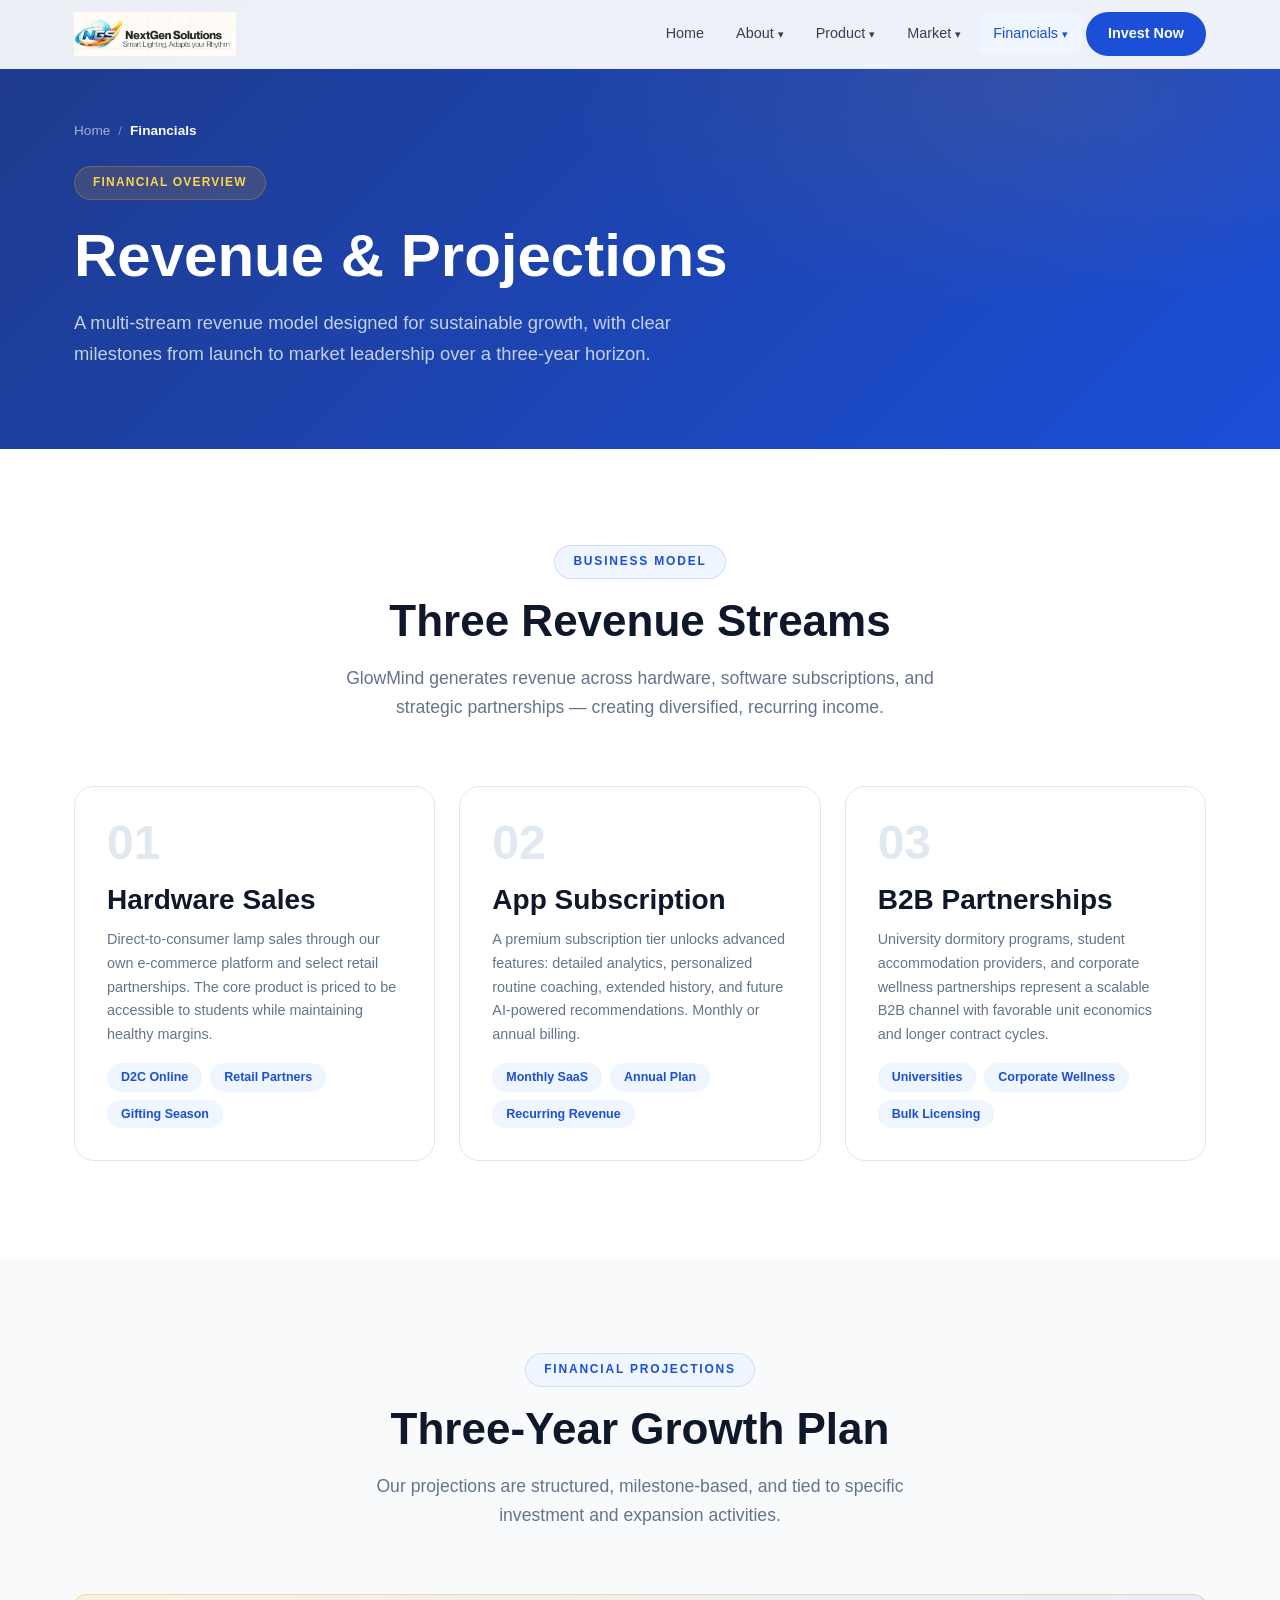
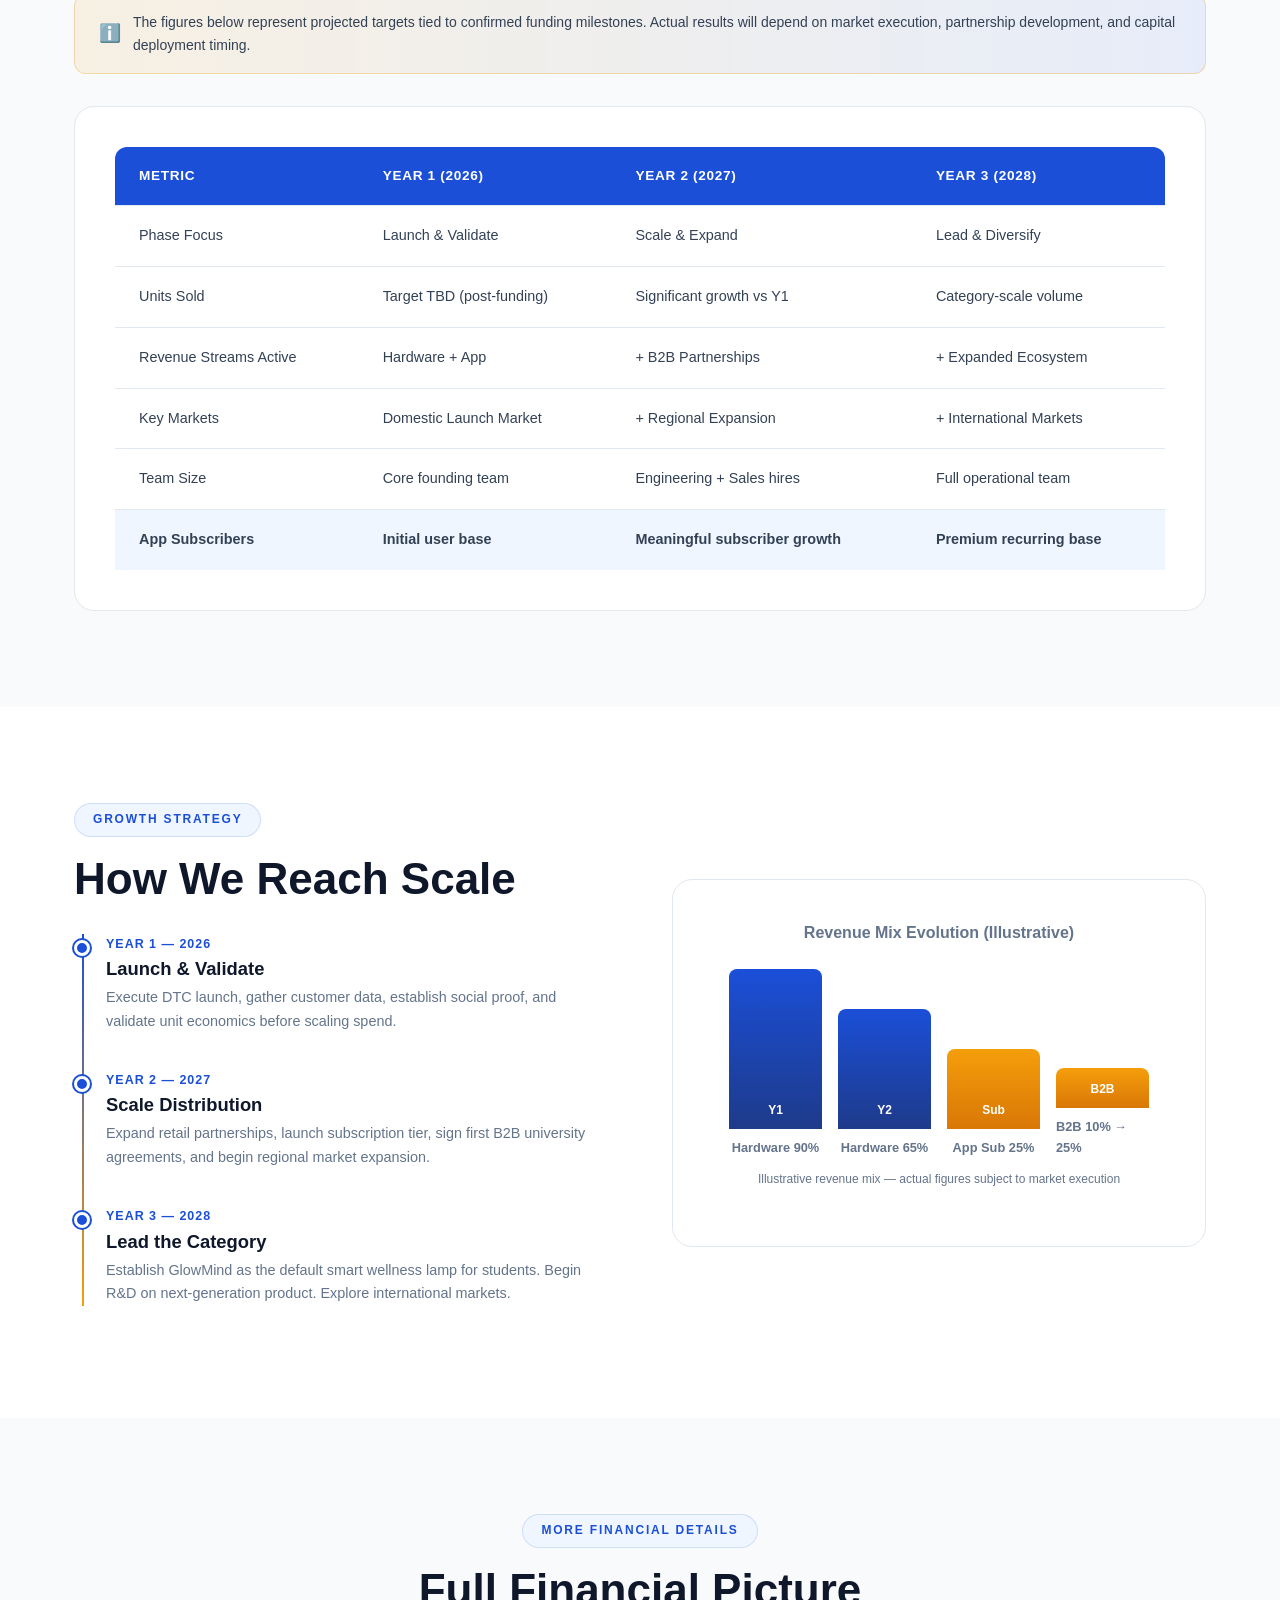
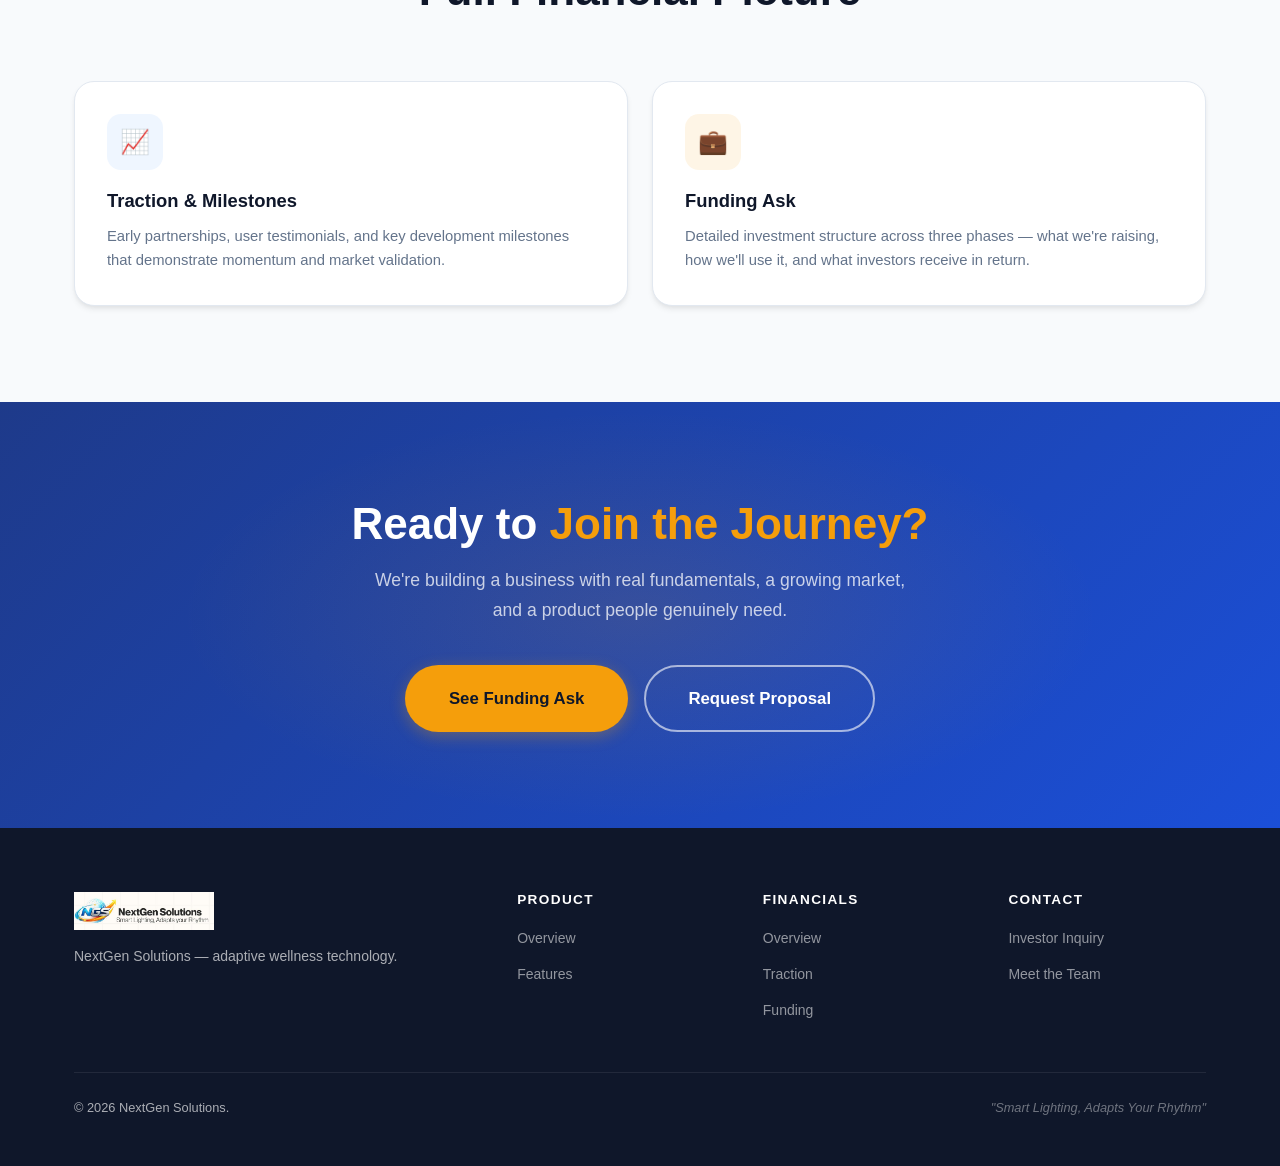
<file: financials.html>
<!DOCTYPE html>
<html lang="en">
<head>
 <meta charset="UTF-8" />
 <meta name="viewport" content="width=device-width, initial-scale=1.0" />
 <link rel="icon" type="image/png" href="assets/img/logo-small.png" />
 <title>Revenue &amp; Projections | GlowMind – NextGen Solutions</title>
 <meta name="description" content="GlowMind revenue model, financial projections, and growth strategy for investors." />
 <link rel="stylesheet" href="assets/css/styles.css" />
</head>
<body>

<nav class="nav">
 <div class="nav-inner">
 <a href="index.html" class="nav-logo"><img src="assets/img/logo.png" alt="NextGen Solutions – GlowMind" class="nav-logo-img" class="nav-logo-img" /></a>
 <ul class="nav-menu">
 <li class="nav-item"><a href="index.html" class="nav-link">Home</a></li>
 <li class="nav-item"><a href="about.html" class="nav-link" data-dropdown="true">About <span class="chevron">▾</span></a><div class="dropdown"><a href="about.html">Company Overview</a><a href="about/team.html">Our Team</a><a href="about/vision-mission.html">Vision &amp; Mission</a></div></li>
 <li class="nav-item"><a href="product.html" class="nav-link" data-dropdown="true">Product <span class="chevron">▾</span></a><div class="dropdown"><a href="product.html">Product Overview</a><a href="product/problem-solution.html">Problem &amp; Solution</a><a href="product/features.html">Features</a></div></li>
 <li class="nav-item"><a href="market.html" class="nav-link" data-dropdown="true">Market <span class="chevron">▾</span></a><div class="dropdown"><a href="market.html">Market Opportunity</a><a href="market/customers.html">Customers</a><a href="market/competition.html">Competition</a></div></li>
 <li class="nav-item">
 <a href="financials.html" class="nav-link active" data-dropdown="true">Financials <span class="chevron">▾</span></a>
 <div class="dropdown">
 <a href="financials.html">Revenue &amp; Projections</a>
 <a href="financials/traction.html">Traction</a>
 <a href="financials/funding.html">Funding Ask</a>
 </div>
 </li>
 <li class="nav-item"><a href="contact.html" class="nav-link nav-cta">Invest Now</a></li>
 </ul>
 <div class="nav-toggle"><span></span><span></span><span></span></div>
 </div>
</nav>

<section class="page-hero">
 <div class="container page-hero-inner">
 <div class="breadcrumb"><a href="index.html">Home</a><span>/</span><span class="current">Financials</span></div>
 <div class="eyebrow">Financial Overview</div>
 <h1>Revenue &amp; Projections</h1>
 <p>A multi-stream revenue model designed for sustainable growth, with clear milestones from launch to market leadership over a three-year horizon.</p>
 </div>
</section>

<!-- Revenue Model -->
<section class="section">
 <div class="container">
 <div class="section-header reveal">
 <div class="eyebrow">Business Model</div>
 <h2>Three Revenue Streams</h2>
 <p>GlowMind generates revenue across hardware, software subscriptions, and strategic partnerships — creating diversified, recurring income.</p>
 </div>
 <div class="revenue-grid">
 <div class="revenue-card reveal">
 <div class="rc-num">01</div>
 <h3>Hardware Sales</h3>
 <p>Direct-to-consumer lamp sales through our own e-commerce platform and select retail partnerships. The core product is priced to be accessible to students while maintaining healthy margins.</p>
 <div style="margin-top:16px;display:flex;gap:8px;flex-wrap:wrap;">
 <span class="rc-tag">D2C Online</span>
 <span class="rc-tag">Retail Partners</span>
 <span class="rc-tag">Gifting Season</span>
 </div>
 </div>
 <div class="revenue-card reveal delay-1">
 <div class="rc-num">02</div>
 <h3>App Subscription</h3>
 <p>A premium subscription tier unlocks advanced features: detailed analytics, personalized routine coaching, extended history, and future AI-powered recommendations. Monthly or annual billing.</p>
 <div style="margin-top:16px;display:flex;gap:8px;flex-wrap:wrap;">
 <span class="rc-tag">Monthly SaaS</span>
 <span class="rc-tag">Annual Plan</span>
 <span class="rc-tag">Recurring Revenue</span>
 </div>
 </div>
 <div class="revenue-card reveal delay-2">
 <div class="rc-num">03</div>
 <h3>B2B Partnerships</h3>
 <p>University dormitory programs, student accommodation providers, and corporate wellness partnerships represent a scalable B2B channel with favorable unit economics and longer contract cycles.</p>
 <div style="margin-top:16px;display:flex;gap:8px;flex-wrap:wrap;">
 <span class="rc-tag">Universities</span>
 <span class="rc-tag">Corporate Wellness</span>
 <span class="rc-tag">Bulk Licensing</span>
 </div>
 </div>
 </div>
 </div>
</section>

<!-- Projection Table -->
<section class="section section-alt">
 <div class="container">
 <div class="section-header reveal">
 <div class="eyebrow">Financial Projections</div>
 <h2>Three-Year Growth Plan</h2>
 <p>Our projections are structured, milestone-based, and tied to specific investment and expansion activities.</p>
 </div>
 <div class="notice-banner reveal">
 <span class="ni">ℹ️</span>
 <span>The figures below represent projected targets tied to confirmed funding milestones. Actual results will depend on market execution, partnership development, and capital deployment timing.</span>
 </div>
 <div class="chart-container reveal">
 <table class="proj-table">
 <thead>
 <tr>
 <th>Metric</th>
 <th>Year 1 (2026)</th>
 <th>Year 2 (2027)</th>
 <th>Year 3 (2028)</th>
 </tr>
 </thead>
 <tbody>
 <tr>
 <td class="feature-col">Phase Focus</td>
 <td>Launch &amp; Validate</td>
 <td>Scale &amp; Expand</td>
 <td>Lead &amp; Diversify</td>
 </tr>
 <tr>
 <td class="feature-col">Units Sold</td>
 <td>Target TBD (post-funding)</td>
 <td>Significant growth vs Y1</td>
 <td>Category-scale volume</td>
 </tr>
 <tr>
 <td class="feature-col">Revenue Streams Active</td>
 <td>Hardware + App</td>
 <td>+ B2B Partnerships</td>
 <td>+ Expanded Ecosystem</td>
 </tr>
 <tr>
 <td class="feature-col">Key Markets</td>
 <td>Domestic Launch Market</td>
 <td>+ Regional Expansion</td>
 <td>+ International Markets</td>
 </tr>
 <tr>
 <td class="feature-col">Team Size</td>
 <td>Core founding team</td>
 <td>Engineering + Sales hires</td>
 <td>Full operational team</td>
 </tr>
 <tr>
 <td class="feature-col">App Subscribers</td>
 <td>Initial user base</td>
 <td>Meaningful subscriber growth</td>
 <td>Premium recurring base</td>
 </tr>
 </tbody>
 </table>
 </div>
 </div>
</section>

<!-- Growth Visual -->
<section class="section">
 <div class="container">
 <div class="two-col">
 <div class="two-col-content reveal">
 <div class="section-header" style="text-align:left;margin-bottom:28px;">
 <div class="eyebrow">Growth Strategy</div>
 <h2>How We Reach Scale</h2>
 </div>
 <div class="timeline">
 <div class="timeline-item">
 <div class="timeline-date">Year 1 — 2026</div>
 <h4>Launch &amp; Validate</h4>
 <p>Execute DTC launch, gather customer data, establish social proof, and validate unit economics before scaling spend.</p>
 </div>
 <div class="timeline-item">
 <div class="timeline-date">Year 2 — 2027</div>
 <h4>Scale Distribution</h4>
 <p>Expand retail partnerships, launch subscription tier, sign first B2B university agreements, and begin regional market expansion.</p>
 </div>
 <div class="timeline-item">
 <div class="timeline-date">Year 3 — 2028</div>
 <h4>Lead the Category</h4>
 <p>Establish GlowMind as the default smart wellness lamp for students. Begin R&amp;D on next-generation product. Explore international markets.</p>
 </div>
 </div>
 </div>
 <div class="reveal delay-1">
 <div class="chart-container">
 <div class="chart-title">Revenue Mix Evolution (Illustrative)</div>
 <div class="bar-chart" style="height:180px;">
 <div class="bar-group">
 <div class="bar primary" data-height="160px"><span>Y1</span></div>
 <div class="bar-label">Hardware 90%</div>
 </div>
 <div class="bar-group">
 <div class="bar primary" data-height="120px"><span>Y2</span></div>
 <div class="bar-label">Hardware 65%</div>
 </div>
 <div class="bar-group">
 <div class="bar accent" data-height="80px"><span>Sub</span></div>
 <div class="bar-label">App Sub 25%</div>
 </div>
 <div class="bar-group">
 <div class="bar accent" data-height="40px"><span>B2B</span></div>
 <div class="bar-label">B2B 10% → 25%</div>
 </div>
 </div>
 <p style="font-size:.75rem;color:var(--text-light);margin-top:12px;text-align:center;">Illustrative revenue mix — actual figures subject to market execution</p>
 </div>
 </div>
 </div>
 </div>
</section>

<!-- Sub-page nav -->
<section class="section section-alt">
 <div class="container">
 <div class="section-header reveal">
 <div class="eyebrow">More Financial Details</div>
 <h2>Full Financial Picture</h2>
 </div>
 <div class="card-grid card-grid-2">
 <a href="financials/traction.html" class="card reveal" style="cursor:pointer;">
 <div class="card-icon blue">📈</div>
 <h3>Traction &amp; Milestones</h3>
 <p>Early partnerships, user testimonials, and key development milestones that demonstrate momentum and market validation.</p>
 </a>
 <a href="financials/funding.html" class="card reveal delay-1" style="cursor:pointer;">
 <div class="card-icon yellow">💼</div>
 <h3>Funding Ask</h3>
 <p>Detailed investment structure across three phases — what we're raising, how we'll use it, and what investors receive in return.</p>
 </a>
 </div>
 </div>
</section>

<section class="cta-section">
 <div class="container">
 <h2>Ready to <span style="color:var(--accent)">Join the Journey?</span></h2>
 <p>We're building a business with real fundamentals, a growing market, and a product people genuinely need.</p>
 <div class="cta-buttons">
 <a href="financials/funding.html" class="btn btn-accent btn-lg">See Funding Ask</a>
 <a href="contact.html" class="btn btn-outline-white btn-lg">Request Proposal</a>
 </div>
 </div>
</section>

<footer class="footer">
 <div class="container">
 <div class="footer-grid">
 <div class="footer-brand"><img src="assets/img/logo.png" alt="NextGen Solutions" class="footer-logo-img" /><p>NextGen Solutions — adaptive wellness technology.</p></div>
 <div class="footer-col"><h5>Product</h5><ul><li><a href="product.html">Overview</a></li><li><a href="product/features.html">Features</a></li></ul></div>
 <div class="footer-col"><h5>Financials</h5><ul><li><a href="financials.html">Overview</a></li><li><a href="financials/traction.html">Traction</a></li><li><a href="financials/funding.html">Funding</a></li></ul></div>
 <div class="footer-col"><h5>Contact</h5><ul><li><a href="contact.html">Investor Inquiry</a></li><li><a href="about/team.html">Meet the Team</a></li></ul></div>
 </div>
 <div class="footer-bottom"><p>&copy; 2026 NextGen Solutions.</p><p class="footer-tagline">"Smart Lighting, Adapts Your Rhythm"</p></div>
 </div>
</footer>

<script src="assets/js/script.js"></script>
</body>
</html>
</file>
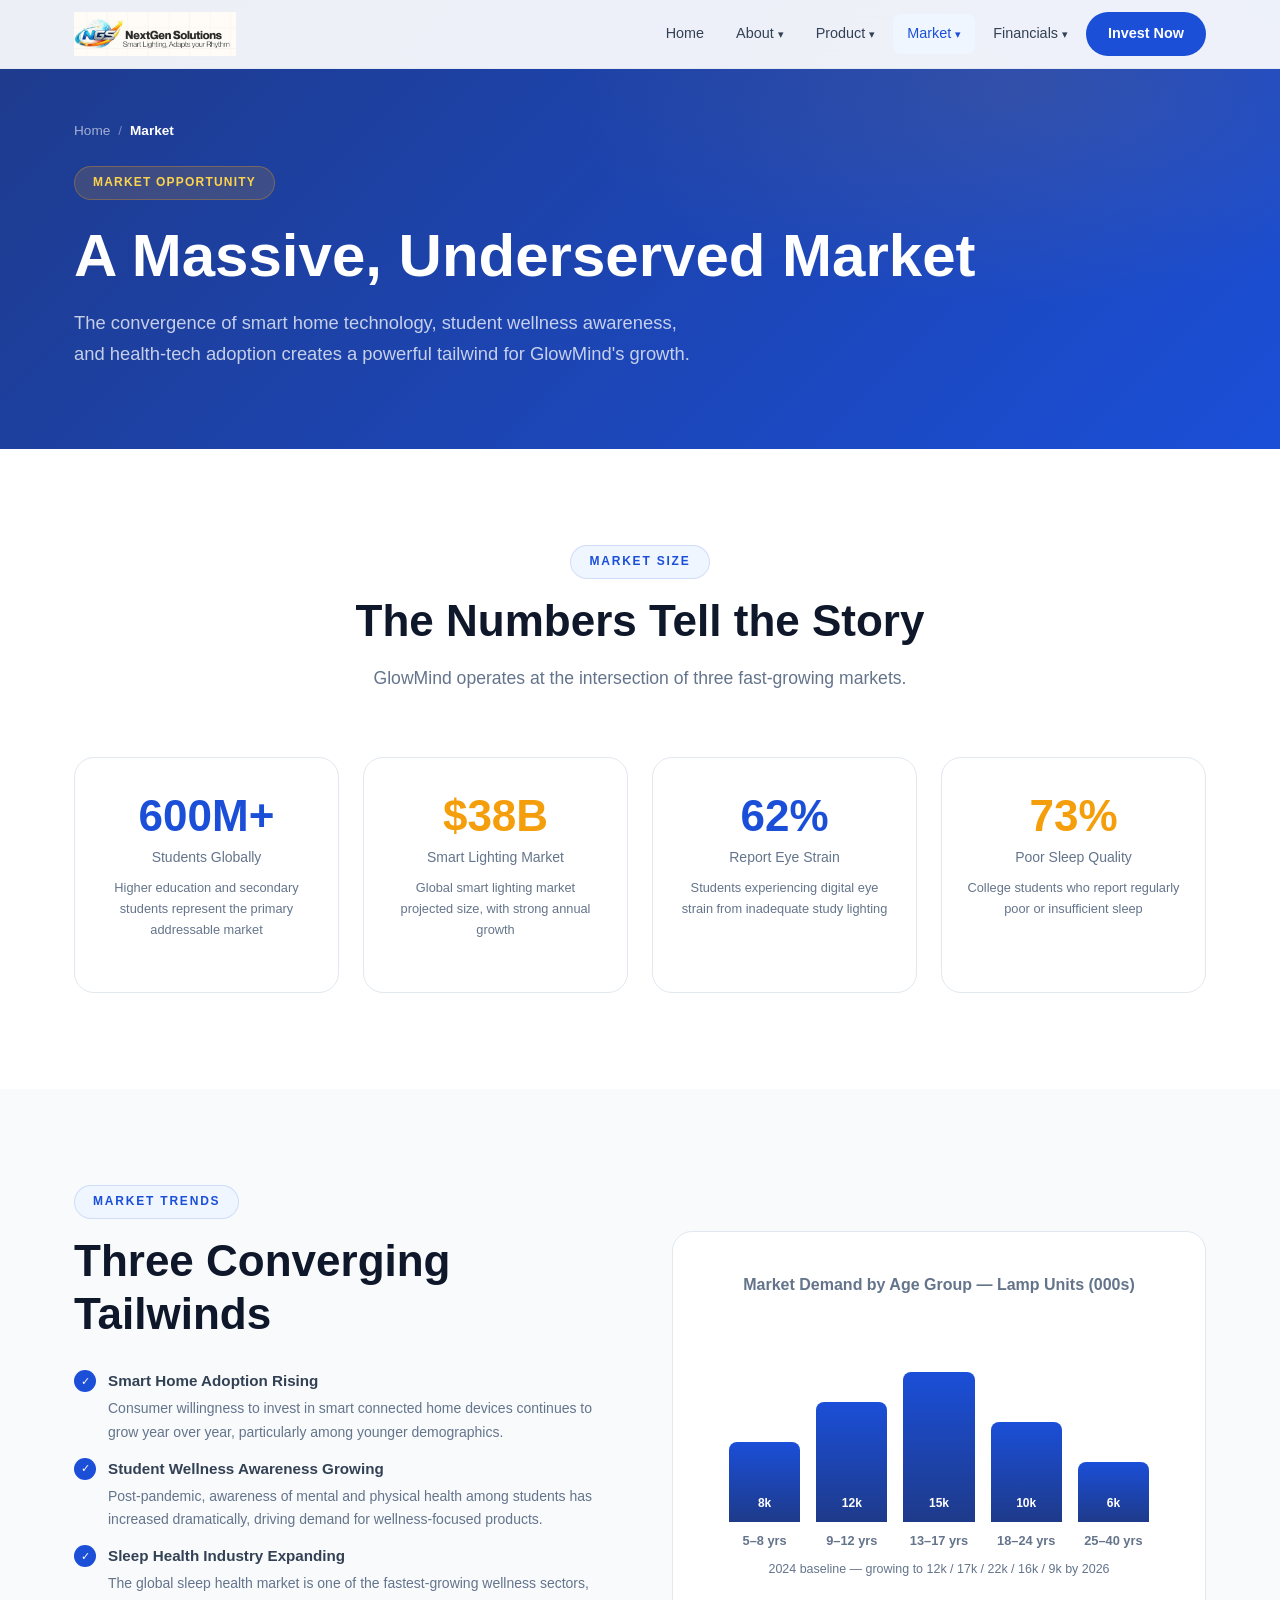
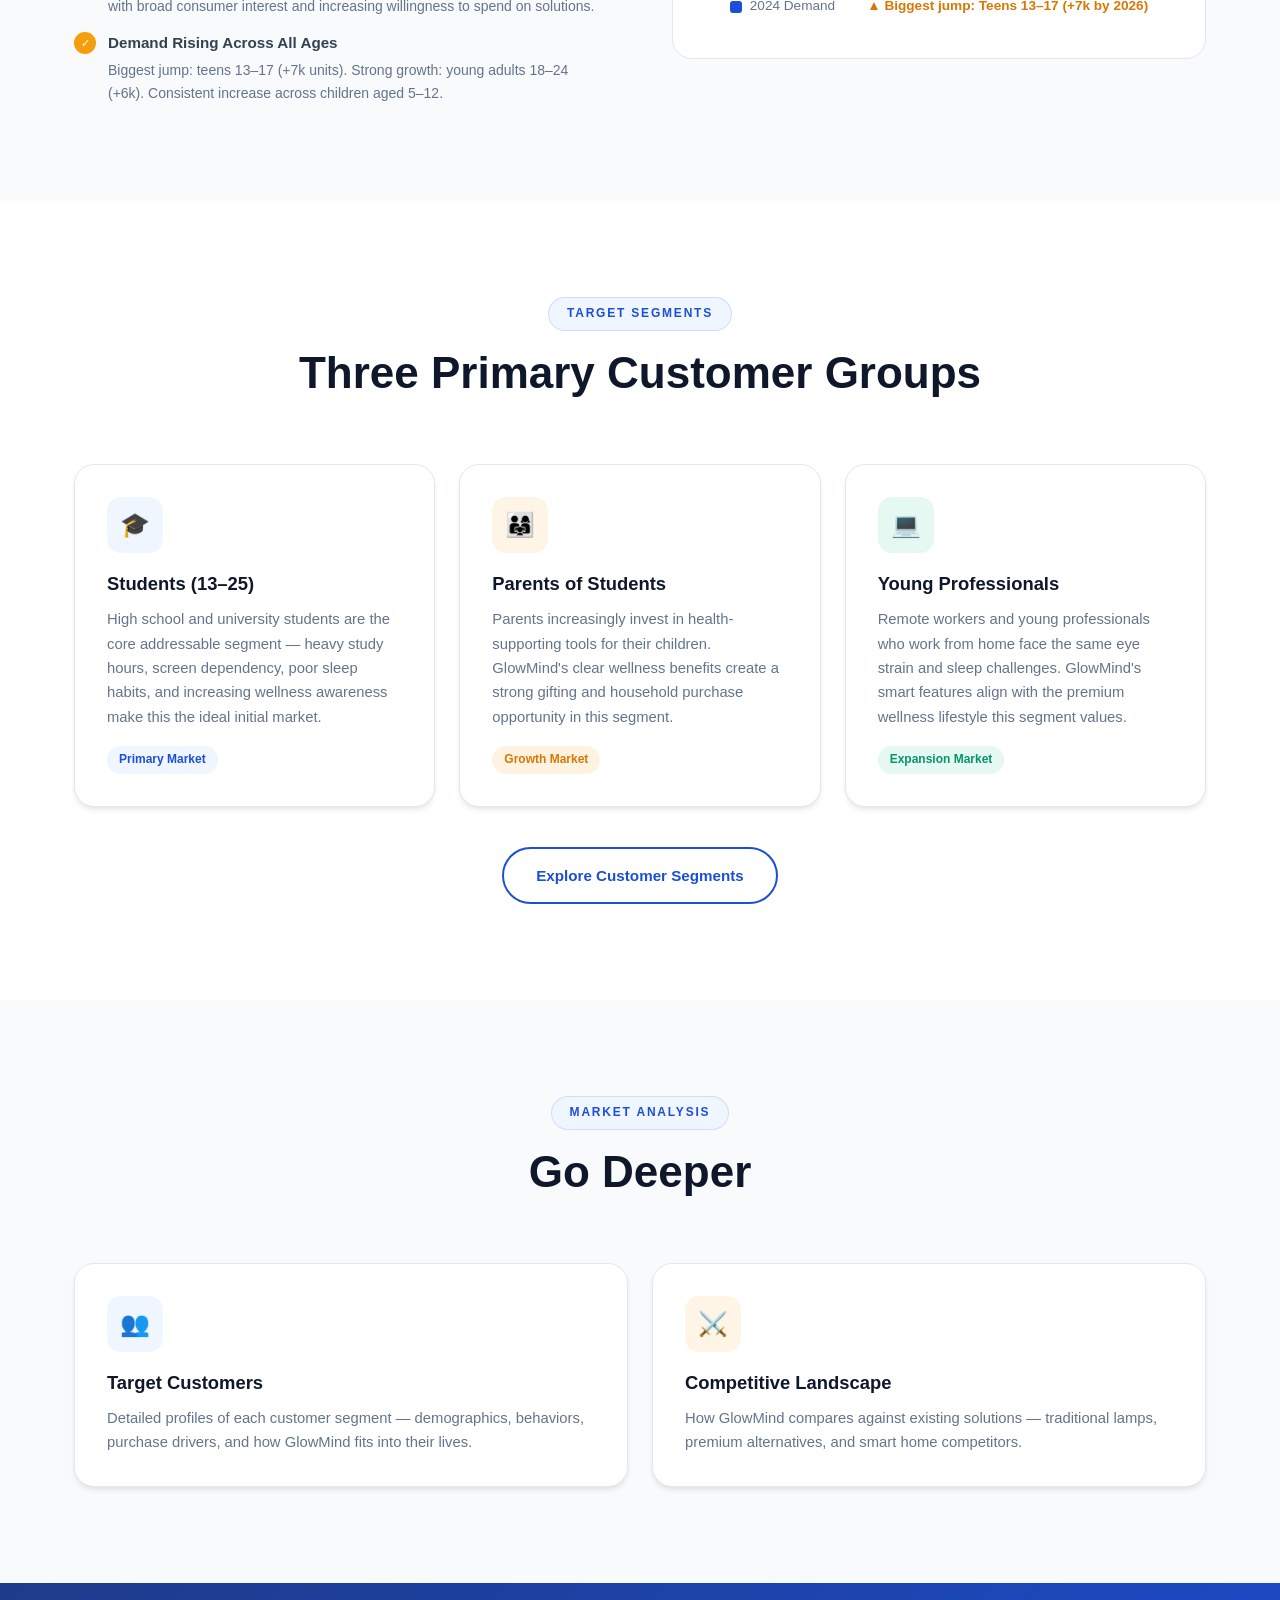
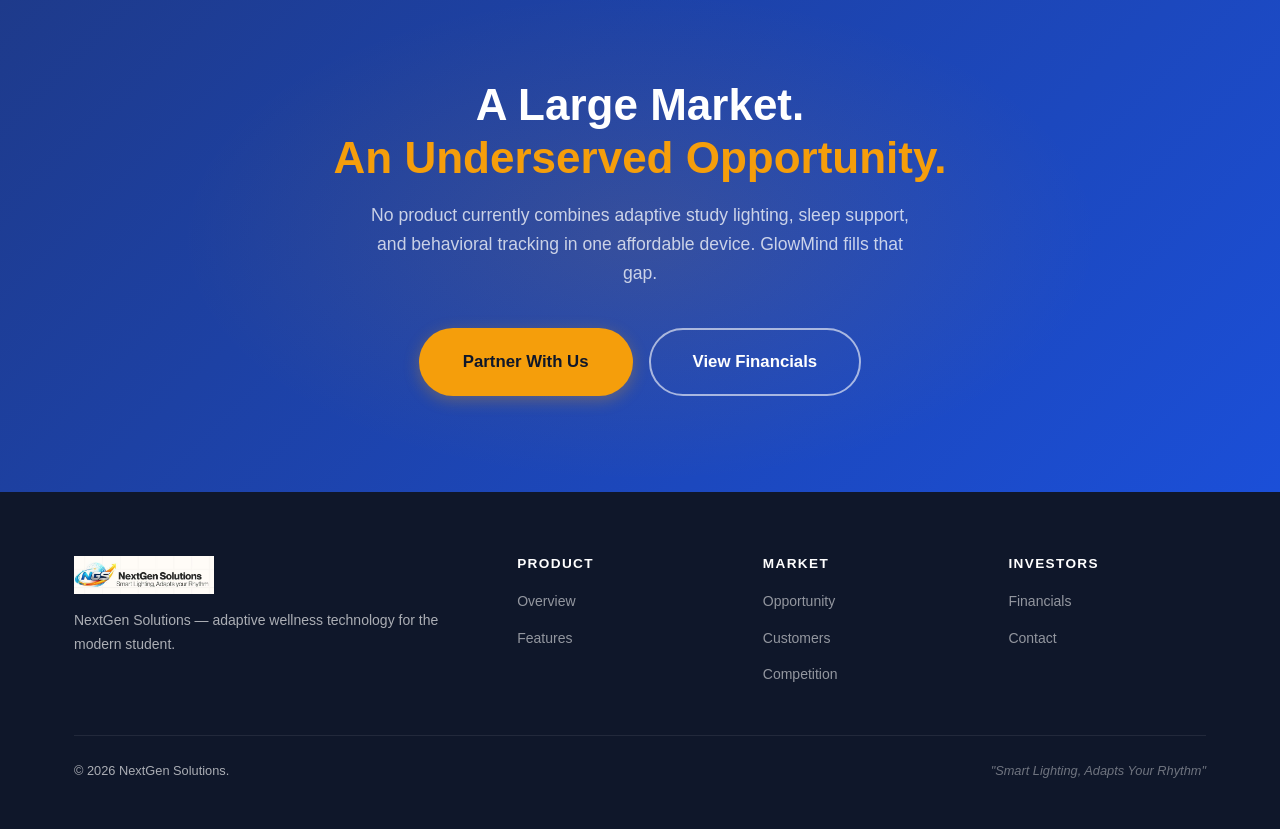
<file: market.html>
<!DOCTYPE html>
<html lang="en">
<head>
 <meta charset="UTF-8" />
 <meta name="viewport" content="width=device-width, initial-scale=1.0" />
 <link rel="icon" type="image/png" href="assets/img/logo-small.png" />
 <title>Market Opportunity | GlowMind – NextGen Solutions</title>
 <meta name="description" content="A growing global market of students, wellness seekers, and smart home adopters drives strong demand for adaptive health technology." />
 <link rel="stylesheet" href="assets/css/styles.css" />
</head>
<body>

<nav class="nav">
 <div class="nav-inner">
 <a href="index.html" class="nav-logo"><img src="assets/img/logo.png" alt="NextGen Solutions – GlowMind" class="nav-logo-img" class="nav-logo-img" /></a>
 <ul class="nav-menu">
 <li class="nav-item"><a href="index.html" class="nav-link">Home</a></li>
 <li class="nav-item"><a href="about.html" class="nav-link" data-dropdown="true">About <span class="chevron">▾</span></a><div class="dropdown"><a href="about.html">Company Overview</a><a href="about/team.html">Our Team</a><a href="about/vision-mission.html">Vision &amp; Mission</a></div></li>
 <li class="nav-item"><a href="product.html" class="nav-link" data-dropdown="true">Product <span class="chevron">▾</span></a><div class="dropdown"><a href="product.html">Product Overview</a><a href="product/problem-solution.html">Problem &amp; Solution</a><a href="product/features.html">Features</a></div></li>
 <li class="nav-item">
 <a href="market.html" class="nav-link active" data-dropdown="true">Market <span class="chevron">▾</span></a>
 <div class="dropdown">
 <a href="market.html">Market Opportunity</a>
 <a href="market/customers.html">Target Customers</a>
 <a href="market/competition.html">Competition</a>
 </div>
 </li>
 <li class="nav-item"><a href="financials.html" class="nav-link" data-dropdown="true">Financials <span class="chevron">▾</span></a><div class="dropdown"><a href="financials.html">Revenue</a><a href="financials/traction.html">Traction</a><a href="financials/funding.html">Funding</a></div></li>
 <li class="nav-item"><a href="contact.html" class="nav-link nav-cta">Invest Now</a></li>
 </ul>
 <div class="nav-toggle"><span></span><span></span><span></span></div>
 </div>
</nav>

<section class="page-hero">
 <div class="container page-hero-inner">
 <div class="breadcrumb"><a href="index.html">Home</a><span>/</span><span class="current">Market</span></div>
 <div class="eyebrow">Market Opportunity</div>
 <h1>A Massive, Underserved Market</h1>
 <p>The convergence of smart home technology, student wellness awareness, and health-tech adoption creates a powerful tailwind for GlowMind's growth.</p>
 </div>
</section>

<!-- Market Size -->
<section class="section">
 <div class="container">
 <div class="section-header reveal">
 <div class="eyebrow">Market Size</div>
 <h2>The Numbers Tell the Story</h2>
 <p>GlowMind operates at the intersection of three fast-growing markets.</p>
 </div>
 <div class="stats-row">
 <div class="stat-box reveal">
 <div class="number" data-count="600" data-suffix="M+">0</div>
 <div class="label">Students Globally</div>
 <p style="font-size:.8rem;color:var(--text-light);margin-top:8px;">Higher education and secondary students represent the primary addressable market</p>
 </div>
 <div class="stat-box reveal delay-1">
 <div class="number accent" data-count="38" data-suffix="B" data-prefix="$">0</div>
 <div class="label">Smart Lighting Market</div>
 <p style="font-size:.8rem;color:var(--text-light);margin-top:8px;">Global smart lighting market projected size, with strong annual growth</p>
 </div>
 <div class="stat-box reveal delay-2">
 <div class="number" data-count="62" data-suffix="%">0</div>
 <div class="label">Report Eye Strain</div>
 <p style="font-size:.8rem;color:var(--text-light);margin-top:8px;">Students experiencing digital eye strain from inadequate study lighting</p>
 </div>
 <div class="stat-box reveal delay-3">
 <div class="number accent" data-count="73" data-suffix="%">0</div>
 <div class="label">Poor Sleep Quality</div>
 <p style="font-size:.8rem;color:var(--text-light);margin-top:8px;">College students who report regularly poor or insufficient sleep</p>
 </div>
 </div>
 </div>
</section>

<!-- Growth Chart -->
<section class="section section-alt">
 <div class="container">
 <div class="two-col">
 <div class="two-col-content reveal">
 <div class="section-header" style="text-align:left;margin-bottom:28px;">
 <div class="eyebrow">Market Trends</div>
 <h2>Three Converging Tailwinds</h2>
 </div>
 <div class="checklist">
 <div class="checklist-item">
 <div class="ci-icon">✓</div>
 <div>
 <strong>Smart Home Adoption Rising</strong>
 <p style="margin:4px 0 0;font-size:.875rem;color:var(--text-light);">Consumer willingness to invest in smart connected home devices continues to grow year over year, particularly among younger demographics.</p>
 </div>
 </div>
 <div class="checklist-item">
 <div class="ci-icon">✓</div>
 <div>
 <strong>Student Wellness Awareness Growing</strong>
 <p style="margin:4px 0 0;font-size:.875rem;color:var(--text-light);">Post-pandemic, awareness of mental and physical health among students has increased dramatically, driving demand for wellness-focused products.</p>
 </div>
 </div>
 <div class="checklist-item">
 <div class="ci-icon">✓</div>
 <div>
 <strong>Sleep Health Industry Expanding</strong>
 <p style="margin:4px 0 0;font-size:.875rem;color:var(--text-light);">The global sleep health market is one of the fastest-growing wellness sectors, with broad consumer interest and increasing willingness to spend on solutions.</p>
 </div>
 </div>
 <div class="checklist-item accent">
 <div class="ci-icon">✓</div>
 <div>
 <strong>Demand Rising Across All Ages</strong>
 <p style="margin:4px 0 0;font-size:.875rem;color:var(--text-light);">Biggest jump: teens 13–17 (+7k units). Strong growth: young adults 18–24 (+6k). Consistent increase across children aged 5–12.</p>
 </div>
 </div>
 </div>
 </div>
 <div class="reveal delay-1">
 <div class="chart-container">
 <div class="chart-title">Market Demand by Age Group — Lamp Units (000s)</div>
 <div class="bar-chart">
 <div class="bar-group">
 <div class="bar primary" data-height="80px"><span>8k</span></div>
 <div class="bar-label">5–8 yrs</div>
 </div>
 <div class="bar-group">
 <div class="bar primary" data-height="120px"><span>12k</span></div>
 <div class="bar-label">9–12 yrs</div>
 </div>
 <div class="bar-group">
 <div class="bar primary" data-height="150px"><span>15k</span></div>
 <div class="bar-label">13–17 yrs</div>
 </div>
 <div class="bar-group">
 <div class="bar primary" data-height="100px"><span>10k</span></div>
 <div class="bar-label">18–24 yrs</div>
 </div>
 <div class="bar-group">
 <div class="bar primary" data-height="60px"><span>6k</span></div>
 <div class="bar-label">25–40 yrs</div>
 </div>
 </div>
 <p style="font-size:.78rem;color:var(--text-light);text-align:center;margin-top:8px;margin-bottom:0;">2024 baseline — growing to 12k / 17k / 22k / 16k / 9k by 2026</p>
 <div class="chart-legend" style="margin-top:16px;">
 <div class="legend-item"><div class="legend-dot" style="background:var(--primary)"></div> 2024 Demand</div>
 <div class="legend-item" style="color:var(--accent-dark);font-weight:600;">▲ Biggest jump: Teens 13–17 (+7k by 2026)</div>
 </div>
 </div>
 </div>
 </div>
 </div>
</section>

<!-- Segments -->
<section class="section">
 <div class="container">
 <div class="section-header reveal">
 <div class="eyebrow">Target Segments</div>
 <h2>Three Primary Customer Groups</h2>
 </div>
 <div class="card-grid card-grid-3">
 <div class="card reveal">
 <div class="card-icon blue">🎓</div>
 <h3>Students (13–25)</h3>
 <p>High school and university students are the core addressable segment — heavy study hours, screen dependency, poor sleep habits, and increasing wellness awareness make this the ideal initial market.</p>
 <div style="margin-top:16px;"><span class="badge badge-primary">Primary Market</span></div>
 </div>
 <div class="card reveal delay-1">
 <div class="card-icon yellow">👨‍👩‍👧</div>
 <h3>Parents of Students</h3>
 <p>Parents increasingly invest in health-supporting tools for their children. GlowMind's clear wellness benefits create a strong gifting and household purchase opportunity in this segment.</p>
 <div style="margin-top:16px;"><span class="badge badge-accent">Growth Market</span></div>
 </div>
 <div class="card reveal delay-2">
 <div class="card-icon green">💻</div>
 <h3>Young Professionals</h3>
 <p>Remote workers and young professionals who work from home face the same eye strain and sleep challenges. GlowMind's smart features align with the premium wellness lifestyle this segment values.</p>
 <div style="margin-top:16px;"><span class="badge badge-green">Expansion Market</span></div>
 </div>
 </div>
 <div style="text-align:center;margin-top:40px;" class="reveal">
 <a href="market/customers.html" class="btn btn-outline">Explore Customer Segments</a>
 </div>
 </div>
</section>

<!-- Quick nav -->
<section class="section section-alt">
 <div class="container">
 <div class="section-header reveal">
 <div class="eyebrow">Market Analysis</div>
 <h2>Go Deeper</h2>
 </div>
 <div class="card-grid card-grid-2">
 <a href="market/customers.html" class="card reveal" style="cursor:pointer;">
 <div class="card-icon blue">👥</div>
 <h3>Target Customers</h3>
 <p>Detailed profiles of each customer segment — demographics, behaviors, purchase drivers, and how GlowMind fits into their lives.</p>
 </a>
 <a href="market/competition.html" class="card reveal delay-1" style="cursor:pointer;">
 <div class="card-icon yellow">⚔️</div>
 <h3>Competitive Landscape</h3>
 <p>How GlowMind compares against existing solutions — traditional lamps, premium alternatives, and smart home competitors.</p>
 </a>
 </div>
 </div>
</section>

<section class="cta-section">
 <div class="container">
 <h2>A Large Market.<br /><span style="color:var(--accent)">An Underserved Opportunity.</span></h2>
 <p>No product currently combines adaptive study lighting, sleep support, and behavioral tracking in one affordable device. GlowMind fills that gap.</p>
 <div class="cta-buttons">
 <a href="contact.html" class="btn btn-accent btn-lg">Partner With Us</a>
 <a href="financials.html" class="btn btn-outline-white btn-lg">View Financials</a>
 </div>
 </div>
</section>

<footer class="footer">
 <div class="container">
 <div class="footer-grid">
 <div class="footer-brand"><img src="assets/img/logo.png" alt="NextGen Solutions" class="footer-logo-img" /><p>NextGen Solutions — adaptive wellness technology for the modern student.</p></div>
 <div class="footer-col"><h5>Product</h5><ul><li><a href="product.html">Overview</a></li><li><a href="product/features.html">Features</a></li></ul></div>
 <div class="footer-col"><h5>Market</h5><ul><li><a href="market.html">Opportunity</a></li><li><a href="market/customers.html">Customers</a></li><li><a href="market/competition.html">Competition</a></li></ul></div>
 <div class="footer-col"><h5>Investors</h5><ul><li><a href="financials.html">Financials</a></li><li><a href="contact.html">Contact</a></li></ul></div>
 </div>
 <div class="footer-bottom"><p>&copy; 2026 NextGen Solutions.</p><p class="footer-tagline">"Smart Lighting, Adapts Your Rhythm"</p></div>
 </div>
</footer>

<script src="assets/js/script.js"></script>
</body>
</html>
</file>
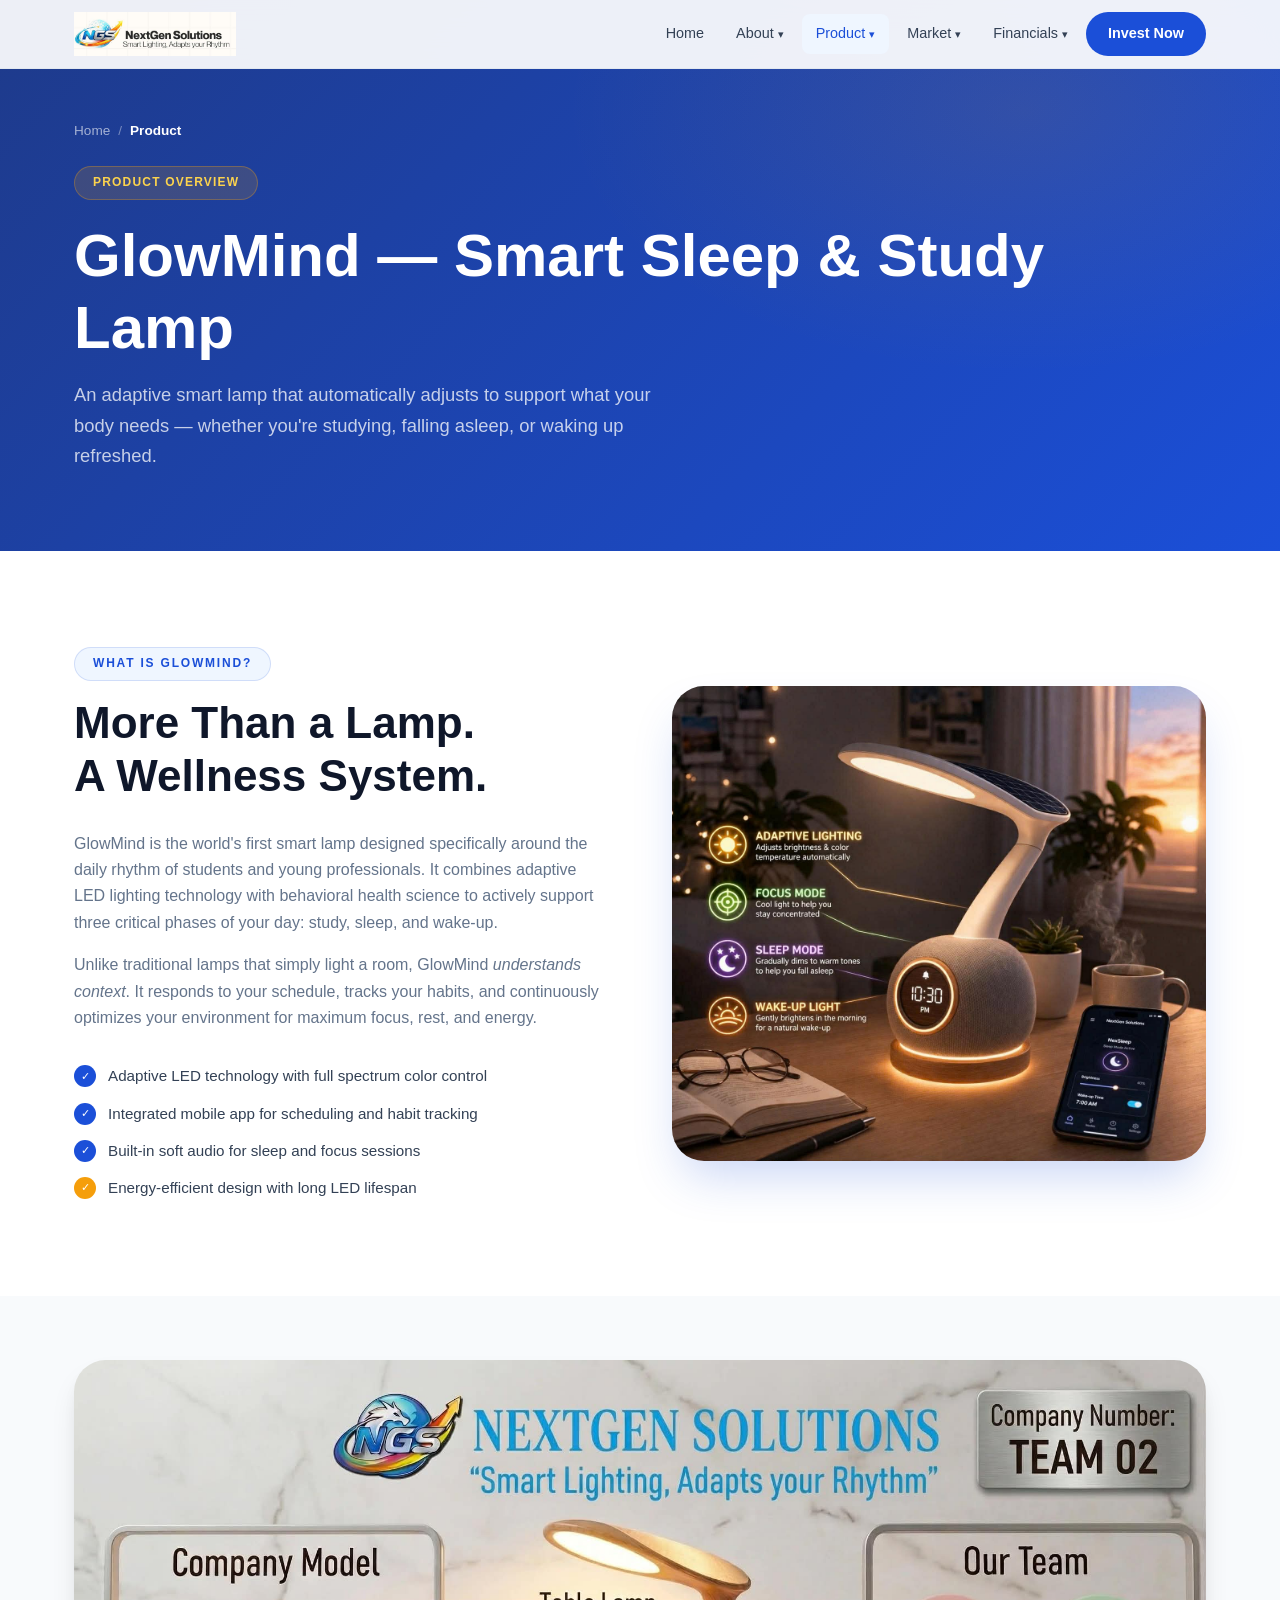
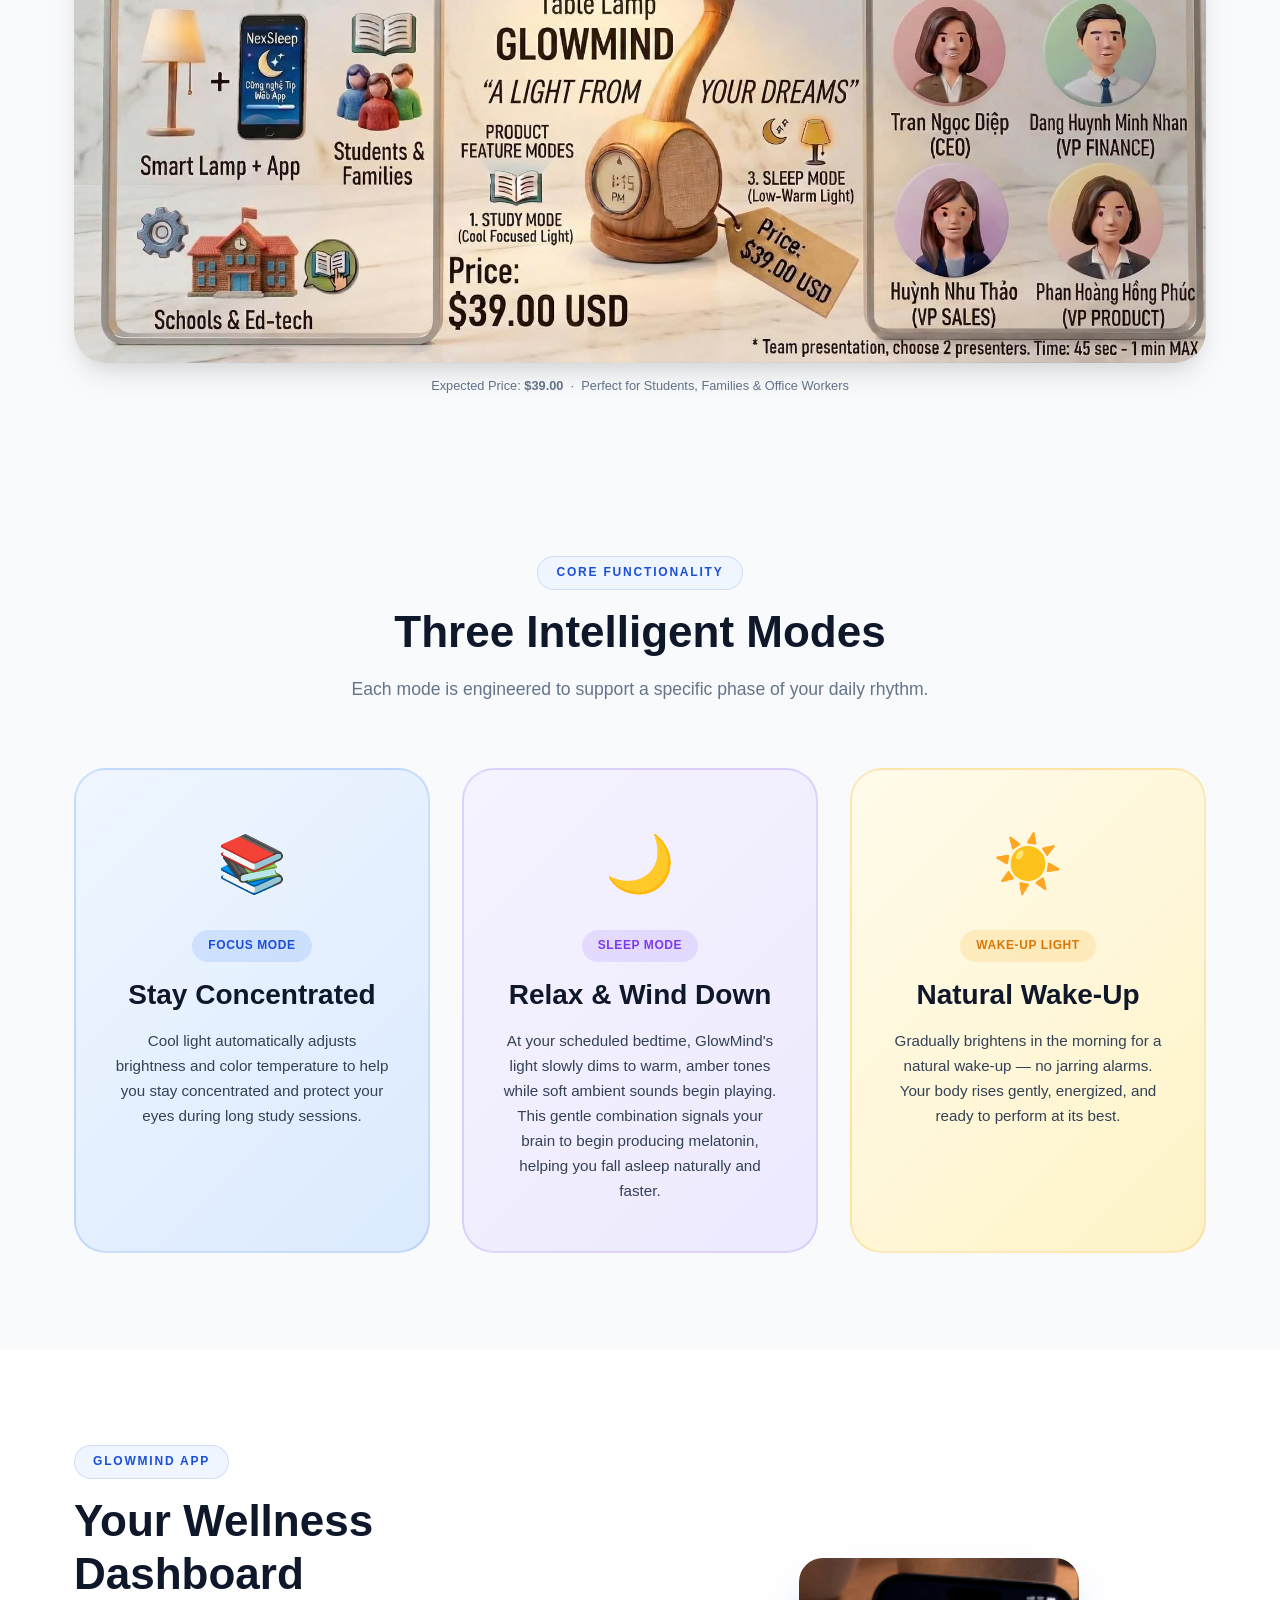
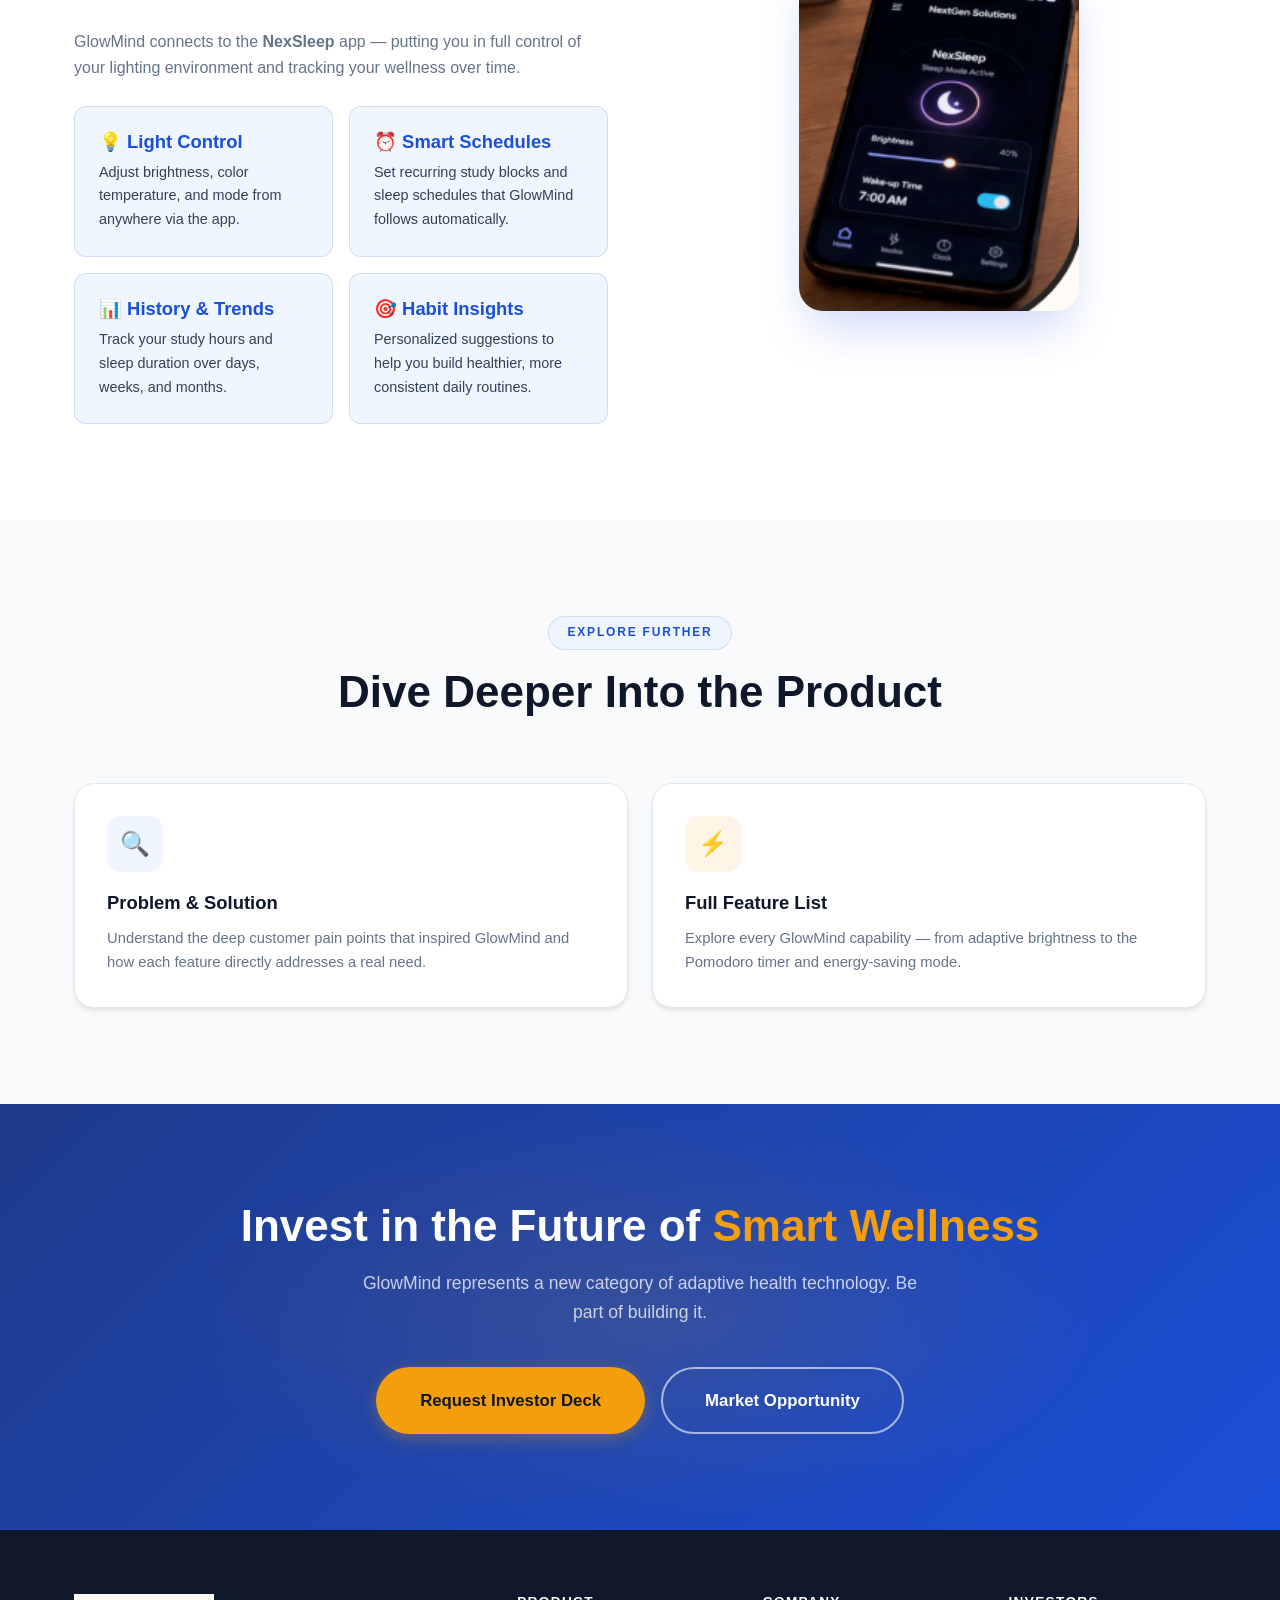
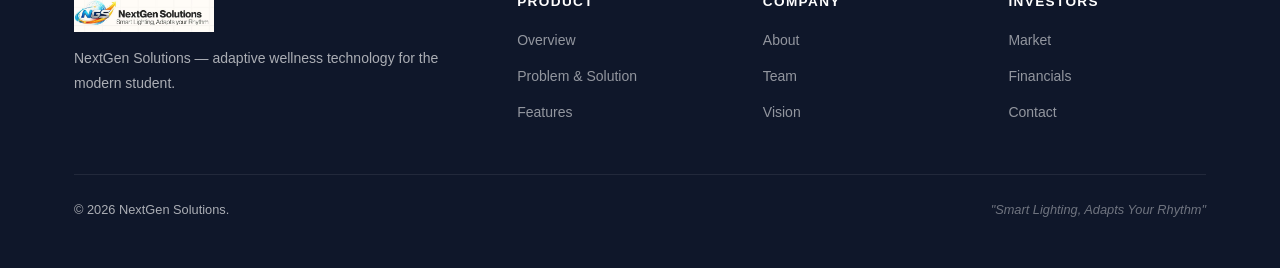
<file: product.html>
<!DOCTYPE html>
<html lang="en">

<head>
    <meta charset="UTF-8" />
    <meta name="viewport" content="width=device-width, initial-scale=1.0" />
    <link rel="icon" type="image/png" href="assets/img/logo-small.png" />
    <title>GlowMind Product Overview | NextGen Solutions</title>
    <meta name="description"
        content="GlowMind — the Smart Sleep &amp; Study Lamp with three adaptive modes: Study, Sleep, and Wake-Up. Powered by a mobile app." />
    <link rel="stylesheet" href="assets/css/styles.css" />
</head>

<body>

    <nav class="nav">
        <div class="nav-inner">
            <a href="index.html" class="nav-logo"><img src="assets/img/logo.png" alt="NextGen Solutions – GlowMind"
                    class="nav-logo-img" class="nav-logo-img" /></a>
            <ul class="nav-menu">
                <li class="nav-item"><a href="index.html" class="nav-link">Home</a></li>
                <li class="nav-item"><a href="about.html" class="nav-link" data-dropdown="true">About <span
                            class="chevron">▾</span></a>
                    <div class="dropdown"><a href="about.html">Company Overview</a><a href="about/team.html">Our
                            Team</a><a href="about/vision-mission.html">Vision &amp; Mission</a></div>
                </li>
                <li class="nav-item">
                    <a href="product.html" class="nav-link active" data-dropdown="true">Product <span
                            class="chevron">▾</span></a>
                    <div class="dropdown">
                        <a href="product.html">Product Overview</a>
                        <a href="product/problem-solution.html">Problem &amp; Solution</a>
                        <a href="product/features.html">Features</a>
                    </div>
                </li>
                <li class="nav-item"><a href="market.html" class="nav-link" data-dropdown="true">Market <span
                            class="chevron">▾</span></a>
                    <div class="dropdown"><a href="market.html">Market Opportunity</a><a
                            href="market/customers.html">Customers</a><a href="market/competition.html">Competition</a>
                    </div>
                </li>
                <li class="nav-item"><a href="financials.html" class="nav-link" data-dropdown="true">Financials <span
                            class="chevron">▾</span></a>
                    <div class="dropdown"><a href="financials.html">Revenue</a><a
                            href="financials/traction.html">Traction</a><a href="financials/funding.html">Funding</a>
                    </div>
                </li>
                <li class="nav-item"><a href="contact.html" class="nav-link nav-cta">Invest Now</a></li>
            </ul>
            <div class="nav-toggle"><span></span><span></span><span></span></div>
        </div>
    </nav>

    <section class="page-hero">
        <div class="container page-hero-inner">
            <div class="breadcrumb"><a href="index.html">Home</a><span>/</span><span class="current">Product</span>
            </div>
            <div class="eyebrow">Product Overview</div>
            <h1>GlowMind — Smart Sleep &amp; Study Lamp</h1>
            <p>An adaptive smart lamp that automatically adjusts to support what your body needs — whether you're
                studying, falling asleep, or waking up refreshed.</p>
        </div>
    </section>

    <!-- Product Intro -->
    <section class="section">
        <div class="container">
            <div class="two-col">
                <div class="two-col-content reveal">
                    <div class="section-header" style="text-align:left;margin-bottom:28px;">
                        <div class="eyebrow">What is GlowMind?</div>
                        <h2>More Than a Lamp.<br />A Wellness System.</h2>
                    </div>
                    <p>GlowMind is the world's first smart lamp designed specifically around the daily rhythm of
                        students and young professionals. It combines adaptive LED lighting technology with behavioral
                        health science to actively support three critical phases of your day: study, sleep, and wake-up.
                    </p>
                    <p>Unlike traditional lamps that simply light a room, GlowMind <em>understands context</em>. It
                        responds to your schedule, tracks your habits, and continuously optimizes your environment for
                        maximum focus, rest, and energy.</p>
                    <div class="checklist mt-8">
                        <div class="checklist-item">
                            <div class="ci-icon">✓</div><span>Adaptive LED technology with full spectrum color
                                control</span>
                        </div>
                        <div class="checklist-item">
                            <div class="ci-icon">✓</div><span>Integrated mobile app for scheduling and habit
                                tracking</span>
                        </div>
                        <div class="checklist-item">
                            <div class="ci-icon">✓</div><span>Built-in soft audio for sleep and focus sessions</span>
                        </div>
                        <div class="checklist-item accent">
                            <div class="ci-icon">✓</div><span>Energy-efficient design with long LED lifespan</span>
                        </div>
                    </div>
                </div>
                <div class="reveal delay-1"
                    style="border-radius:var(--radius-xl);overflow:hidden;box-shadow:var(--shadow-xl);">
                    <img src="assets/img/product.png" alt="GlowMind Smart Lamp" style="width:100%;display:block;" />
                </div>
            </div>
        </div>
    </section>

    <!-- Three Modes -->
    <section class="section-sm" style="background:var(--bg);">
        <div class="container">
            <div class="reveal" style="border-radius:var(--radius-xl);overflow:hidden;box-shadow:var(--shadow-lg);">
                <img src="assets/img/features.png" alt="GlowMind – Smart Sleep &amp; Study Lamp Feature Overview"
                    style="width:100%;display:block;" />
            </div>
            <p style="text-align:center;font-size:.8rem;color:var(--text-light);margin-top:12px;margin-bottom:0;">
                Expected Price: <strong>$39.00</strong> &nbsp;·&nbsp; Perfect for Students, Families &amp; Office
                Workers</p>
        </div>
    </section>

    <section class="section section-alt">
        <div class="container">
            <div class="section-header reveal">
                <div class="eyebrow">Core Functionality</div>
                <h2>Three Intelligent Modes</h2>
                <p>Each mode is engineered to support a specific phase of your daily rhythm.</p>
            </div>
            <div class="modes-grid">
                <div class="mode-card study reveal">
                    <span class="mode-icon">📚</span>
                    <div class="mode-badge">Focus Mode</div>
                    <h3>Stay Concentrated</h3>
                    <p>Cool light automatically adjusts brightness and color temperature to help you stay concentrated
                        and protect your eyes during long study sessions.</p>
                </div>
                <div class="mode-card sleep reveal delay-1">
                    <span class="mode-icon">🌙</span>
                    <div class="mode-badge">Sleep Mode</div>
                    <h3>Relax &amp; Wind Down</h3>
                    <p>At your scheduled bedtime, GlowMind's light slowly dims to warm, amber tones while soft ambient
                        sounds begin playing. This gentle combination signals your brain to begin producing melatonin,
                        helping you fall asleep naturally and faster.</p>
                </div>
                <div class="mode-card wakeup reveal delay-2">
                    <span class="mode-icon">☀️</span>
                    <div class="mode-badge">Wake-Up Light</div>
                    <h3>Natural Wake-Up</h3>
                    <p>Gradually brightens in the morning for a natural wake-up — no jarring alarms. Your body rises
                        gently, energized, and ready to perform at its best.</p>
                </div>
            </div>
        </div>
    </section>

    <!-- App Integration -->
    <section class="section">
        <div class="container">
            <div class="two-col reverse">
                <div class="reveal" style="display:flex;justify-content:center;align-items:center;">
                    <img src="assets/img/app.png" alt="GlowMind NexSleep App"
                        style="max-width:280px;width:100%;border-radius:24px;box-shadow:var(--shadow-xl);" />
                </div>
                <div class="two-col-content reveal delay-1">
                    <div class="section-header" style="text-align:left;margin-bottom:28px;">
                        <div class="eyebrow">GlowMind App</div>
                        <h2>Your Wellness Dashboard</h2>
                    </div>
                    <p>GlowMind connects to the <strong>NexSleep</strong> app — putting you in full control of your
                        lighting environment and tracking your wellness over time.</p>
                    <div class="card-grid" style="grid-template-columns:1fr 1fr;gap:16px;margin-top:24px;">
                        <div class="info-box" style="margin-bottom:0;">
                            <h4>💡 Light Control</h4>
                            <p>Adjust brightness, color temperature, and mode from anywhere via the app.</p>
                        </div>
                        <div class="info-box" style="margin-bottom:0;">
                            <h4>⏰ Smart Schedules</h4>
                            <p>Set recurring study blocks and sleep schedules that GlowMind follows automatically.</p>
                        </div>
                        <div class="info-box" style="margin-bottom:0;">
                            <h4>📊 History &amp; Trends</h4>
                            <p>Track your study hours and sleep duration over days, weeks, and months.</p>
                        </div>
                        <div class="info-box" style="margin-bottom:0;">
                            <h4>🎯 Habit Insights</h4>
                            <p>Personalized suggestions to help you build healthier, more consistent daily routines.</p>
                        </div>
                    </div>
                </div>
            </div>
        </div>
    </section>

    <!-- Quick nav -->
    <section class="section section-alt">
        <div class="container">
            <div class="section-header reveal">
                <div class="eyebrow">Explore Further</div>
                <h2>Dive Deeper Into the Product</h2>
            </div>
            <div class="card-grid card-grid-2">
                <a href="product/problem-solution.html" class="card reveal" style="cursor:pointer;">
                    <div class="card-icon blue">🔍</div>
                    <h3>Problem &amp; Solution</h3>
                    <p>Understand the deep customer pain points that inspired GlowMind and how each feature directly
                        addresses a real need.</p>
                </a>
                <a href="product/features.html" class="card reveal delay-1" style="cursor:pointer;">
                    <div class="card-icon yellow">⚡</div>
                    <h3>Full Feature List</h3>
                    <p>Explore every GlowMind capability — from adaptive brightness to the Pomodoro timer and
                        energy-saving mode.</p>
                </a>
            </div>
        </div>
    </section>

    <section class="cta-section">
        <div class="container">
            <h2>Invest in the Future of <span style="color:var(--accent)">Smart Wellness</span></h2>
            <p>GlowMind represents a new category of adaptive health technology. Be part of building it.</p>
            <div class="cta-buttons">
                <a href="contact.html" class="btn btn-accent btn-lg">Request Investor Deck</a>
                <a href="market.html" class="btn btn-outline-white btn-lg">Market Opportunity</a>
            </div>
        </div>
    </section>

    <footer class="footer">
        <div class="container">
            <div class="footer-grid">
                <div class="footer-brand"><img src="assets/img/logo.png" alt="NextGen Solutions"
                        class="footer-logo-img" />
                    <p>NextGen Solutions — adaptive wellness technology for the modern student.</p>
                </div>
                <div class="footer-col">
                    <h5>Product</h5>
                    <ul>
                        <li><a href="product.html">Overview</a></li>
                        <li><a href="product/problem-solution.html">Problem &amp; Solution</a></li>
                        <li><a href="product/features.html">Features</a></li>
                    </ul>
                </div>
                <div class="footer-col">
                    <h5>Company</h5>
                    <ul>
                        <li><a href="about.html">About</a></li>
                        <li><a href="about/team.html">Team</a></li>
                        <li><a href="about/vision-mission.html">Vision</a></li>
                    </ul>
                </div>
                <div class="footer-col">
                    <h5>Investors</h5>
                    <ul>
                        <li><a href="market.html">Market</a></li>
                        <li><a href="financials.html">Financials</a></li>
                        <li><a href="contact.html">Contact</a></li>
                    </ul>
                </div>
            </div>
            <div class="footer-bottom">
                <p>&copy; 2026 NextGen Solutions.</p>
                <p class="footer-tagline">"Smart Lighting, Adapts Your Rhythm"</p>
            </div>
        </div>
    </footer>

    <script src="assets/js/script.js"></script>
</body>

</html>
</file>
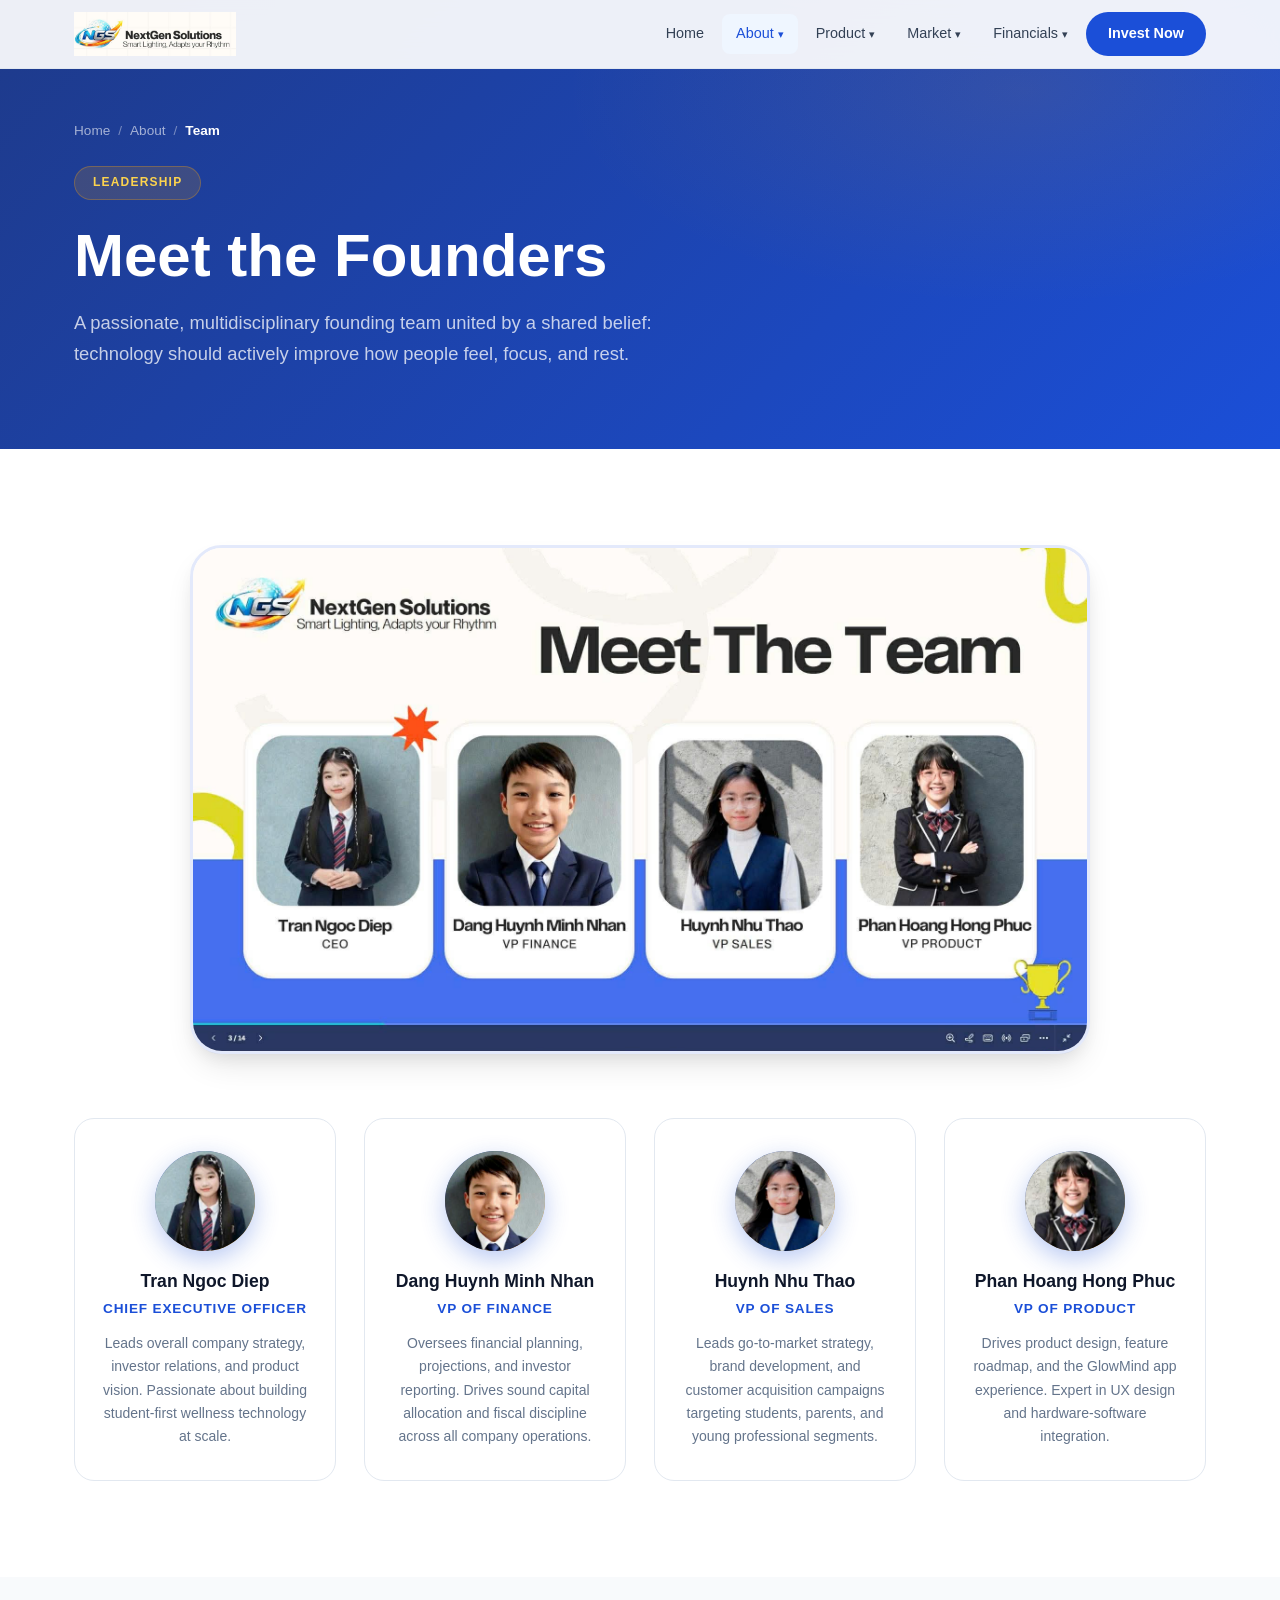
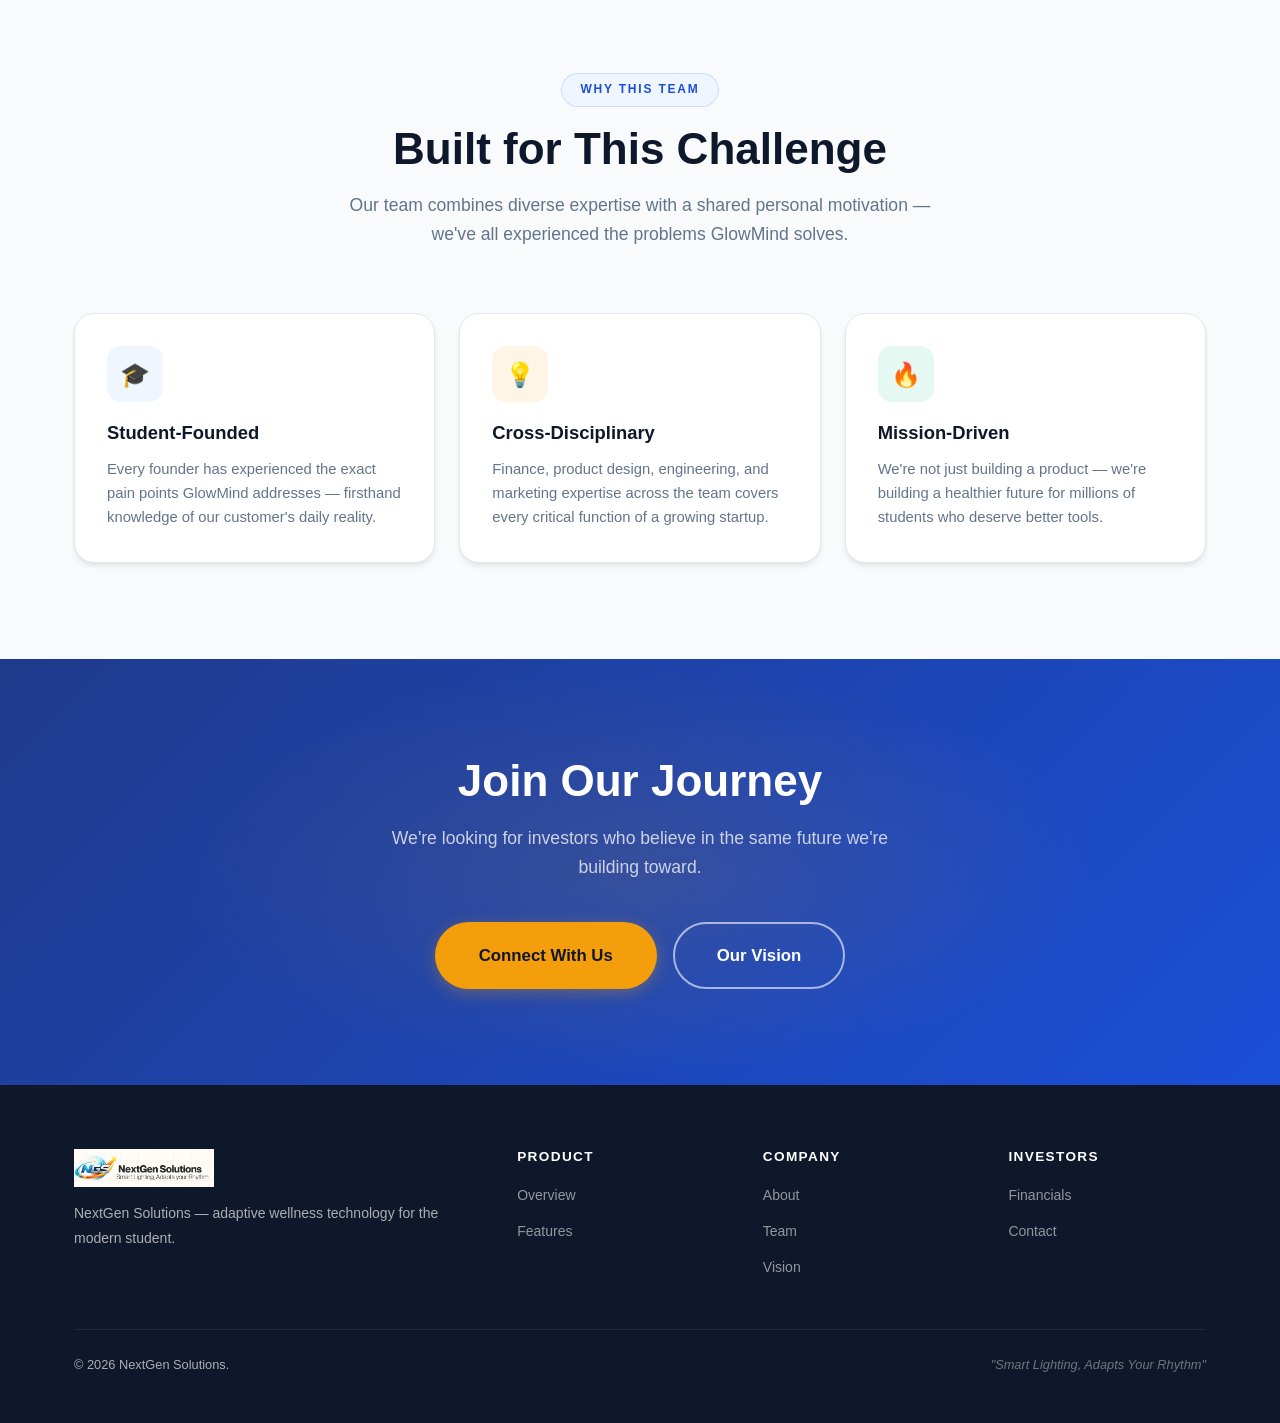
<file: about/team.html>
<!DOCTYPE html>
<html lang="en">
<head>
 <meta charset="UTF-8" />
 <meta name="viewport" content="width=device-width, initial-scale=1.0" />
 <link rel="icon" type="image/png" href="../assets/img/logo-small.png" />
 <title>Our Team | NextGen Solutions – GlowMind</title>
 <link rel="stylesheet" href="../assets/css/styles.css" />
</head>
<body>

<nav class="nav">
 <div class="nav-inner">
 <a href="../index.html" class="nav-logo"><img src="../assets/img/logo.png" alt="NextGen Solutions – GlowMind" class="nav-logo-img" /></a>
 <ul class="nav-menu">
 <li class="nav-item"><a href="../index.html" class="nav-link">Home</a></li>
 <li class="nav-item">
 <a href="../about.html" class="nav-link active" data-dropdown="true">About <span class="chevron">▾</span></a>
 <div class="dropdown">
 <a href="../about.html">Company Overview</a>
 <a href="team.html">Our Team</a>
 <a href="vision-mission.html">Vision &amp; Mission</a>
 </div>
 </li>
 <li class="nav-item">
 <a href="../product.html" class="nav-link" data-dropdown="true">Product <span class="chevron">▾</span></a>
 <div class="dropdown">
 <a href="../product.html">Product Overview</a>
 <a href="../product/problem-solution.html">Problem &amp; Solution</a>
 <a href="../product/features.html">Features</a>
 </div>
 </li>
 <li class="nav-item">
 <a href="../market.html" class="nav-link" data-dropdown="true">Market <span class="chevron">▾</span></a>
 <div class="dropdown">
 <a href="../market.html">Market Opportunity</a>
 <a href="../market/customers.html">Target Customers</a>
 <a href="../market/competition.html">Competition</a>
 </div>
 </li>
 <li class="nav-item">
 <a href="../financials.html" class="nav-link" data-dropdown="true">Financials <span class="chevron">▾</span></a>
 <div class="dropdown">
 <a href="../financials.html">Revenue &amp; Projections</a>
 <a href="../financials/traction.html">Traction</a>
 <a href="../financials/funding.html">Funding Ask</a>
 </div>
 </li>
 <li class="nav-item"><a href="../contact.html" class="nav-link nav-cta">Invest Now</a></li>
 </ul>
 <div class="nav-toggle"><span></span><span></span><span></span></div>
 </div>
</nav>

<section class="page-hero">
 <div class="container page-hero-inner">
 <div class="breadcrumb"><a href="../index.html">Home</a><span>/</span><a href="../about.html">About</a><span>/</span><span class="current">Team</span></div>
 <div class="eyebrow">Leadership</div>
 <h1>Meet the Founders</h1>
 <p>A passionate, multidisciplinary founding team united by a shared belief: technology should actively improve how people feel, focus, and rest.</p>
 </div>
</section>

<section class="section">
 <div class="container">
 <div class="team-photo-wrap reveal" style="max-width:900px;margin:0 auto 64px;">
 <img src="../assets/img/team.png" alt="NextGen Solutions Team" />
 </div>
 <div class="team-grid">
 <div class="team-card reveal">
 <div class="team-avatar"><img src="../assets/img/Diep.png" alt="Tran Ngoc Diep" /></div>
 <h3>Tran Ngoc Diep</h3>
 <div class="role">Chief Executive Officer</div>
 <p>Leads overall company strategy, investor relations, and product vision. Passionate about building student-first wellness technology at scale.</p>
 </div>
 <div class="team-card reveal delay-1">
 <div class="team-avatar"><img src="../assets/img/Nhan.png" alt="Dang Huynh Minh Nhan" /></div>
 <h3>Dang Huynh Minh Nhan</h3>
 <div class="role">VP of Finance</div>
 <p>Oversees financial planning, projections, and investor reporting. Drives sound capital allocation and fiscal discipline across all company operations.</p>
 </div>
 <div class="team-card reveal delay-2">
 <div class="team-avatar"><img src="../assets/img/Thao.png" alt="Huynh Nhu Thao" /></div>
 <h3>Huynh Nhu Thao</h3>
 <div class="role">VP of Sales</div>
 <p>Leads go-to-market strategy, brand development, and customer acquisition campaigns targeting students, parents, and young professional segments.</p>
 </div>
 <div class="team-card reveal delay-3">
 <div class="team-avatar"><img src="../assets/img/Phuc.png" alt="Phan Hoang Hong Phuc" /></div>
 <h3>Phan Hoang Hong Phuc</h3>
 <div class="role">VP of Product</div>
 <p>Drives product design, feature roadmap, and the GlowMind app experience. Expert in UX design and hardware-software integration.</p>
 </div>
 </div>
 </div>
</section>

<section class="section section-alt">
 <div class="container">
 <div class="section-header reveal">
 <div class="eyebrow">Why This Team</div>
 <h2>Built for This Challenge</h2>
 <p>Our team combines diverse expertise with a shared personal motivation — we've all experienced the problems GlowMind solves.</p>
 </div>
 <div class="card-grid card-grid-3">
 <div class="card reveal">
 <div class="card-icon blue">🎓</div>
 <h3>Student-Founded</h3>
 <p>Every founder has experienced the exact pain points GlowMind addresses — firsthand knowledge of our customer's daily reality.</p>
 </div>
 <div class="card reveal delay-1">
 <div class="card-icon yellow">💡</div>
 <h3>Cross-Disciplinary</h3>
 <p>Finance, product design, engineering, and marketing expertise across the team covers every critical function of a growing startup.</p>
 </div>
 <div class="card reveal delay-2">
 <div class="card-icon green">🔥</div>
 <h3>Mission-Driven</h3>
 <p>We're not just building a product — we're building a healthier future for millions of students who deserve better tools.</p>
 </div>
 </div>
 </div>
</section>

<section class="cta-section">
 <div class="container">
 <h2>Join Our Journey</h2>
 <p>We're looking for investors who believe in the same future we're building toward.</p>
 <div class="cta-buttons">
 <a href="../contact.html" class="btn btn-accent btn-lg">Connect With Us</a>
 <a href="vision-mission.html" class="btn btn-outline-white btn-lg">Our Vision</a>
 </div>
 </div>
</section>

<footer class="footer">
 <div class="container">
 <div class="footer-grid">
 <div class="footer-brand"><img src="../assets/img/logo.png" alt="NextGen Solutions" class="footer-logo-img" /><p>NextGen Solutions — adaptive wellness technology for the modern student.</p></div>
 <div class="footer-col"><h5>Product</h5><ul><li><a href="../product.html">Overview</a></li><li><a href="../product/features.html">Features</a></li></ul></div>
 <div class="footer-col"><h5>Company</h5><ul><li><a href="../about.html">About</a></li><li><a href="team.html">Team</a></li><li><a href="vision-mission.html">Vision</a></li></ul></div>
 <div class="footer-col"><h5>Investors</h5><ul><li><a href="../financials.html">Financials</a></li><li><a href="../contact.html">Contact</a></li></ul></div>
 </div>
 <div class="footer-bottom"><p>&copy; 2026 NextGen Solutions.</p><p class="footer-tagline">"Smart Lighting, Adapts Your Rhythm"</p></div>
 </div>
</footer>

<script src="../assets/js/script.js"></script>
</body>
</html>
</file>
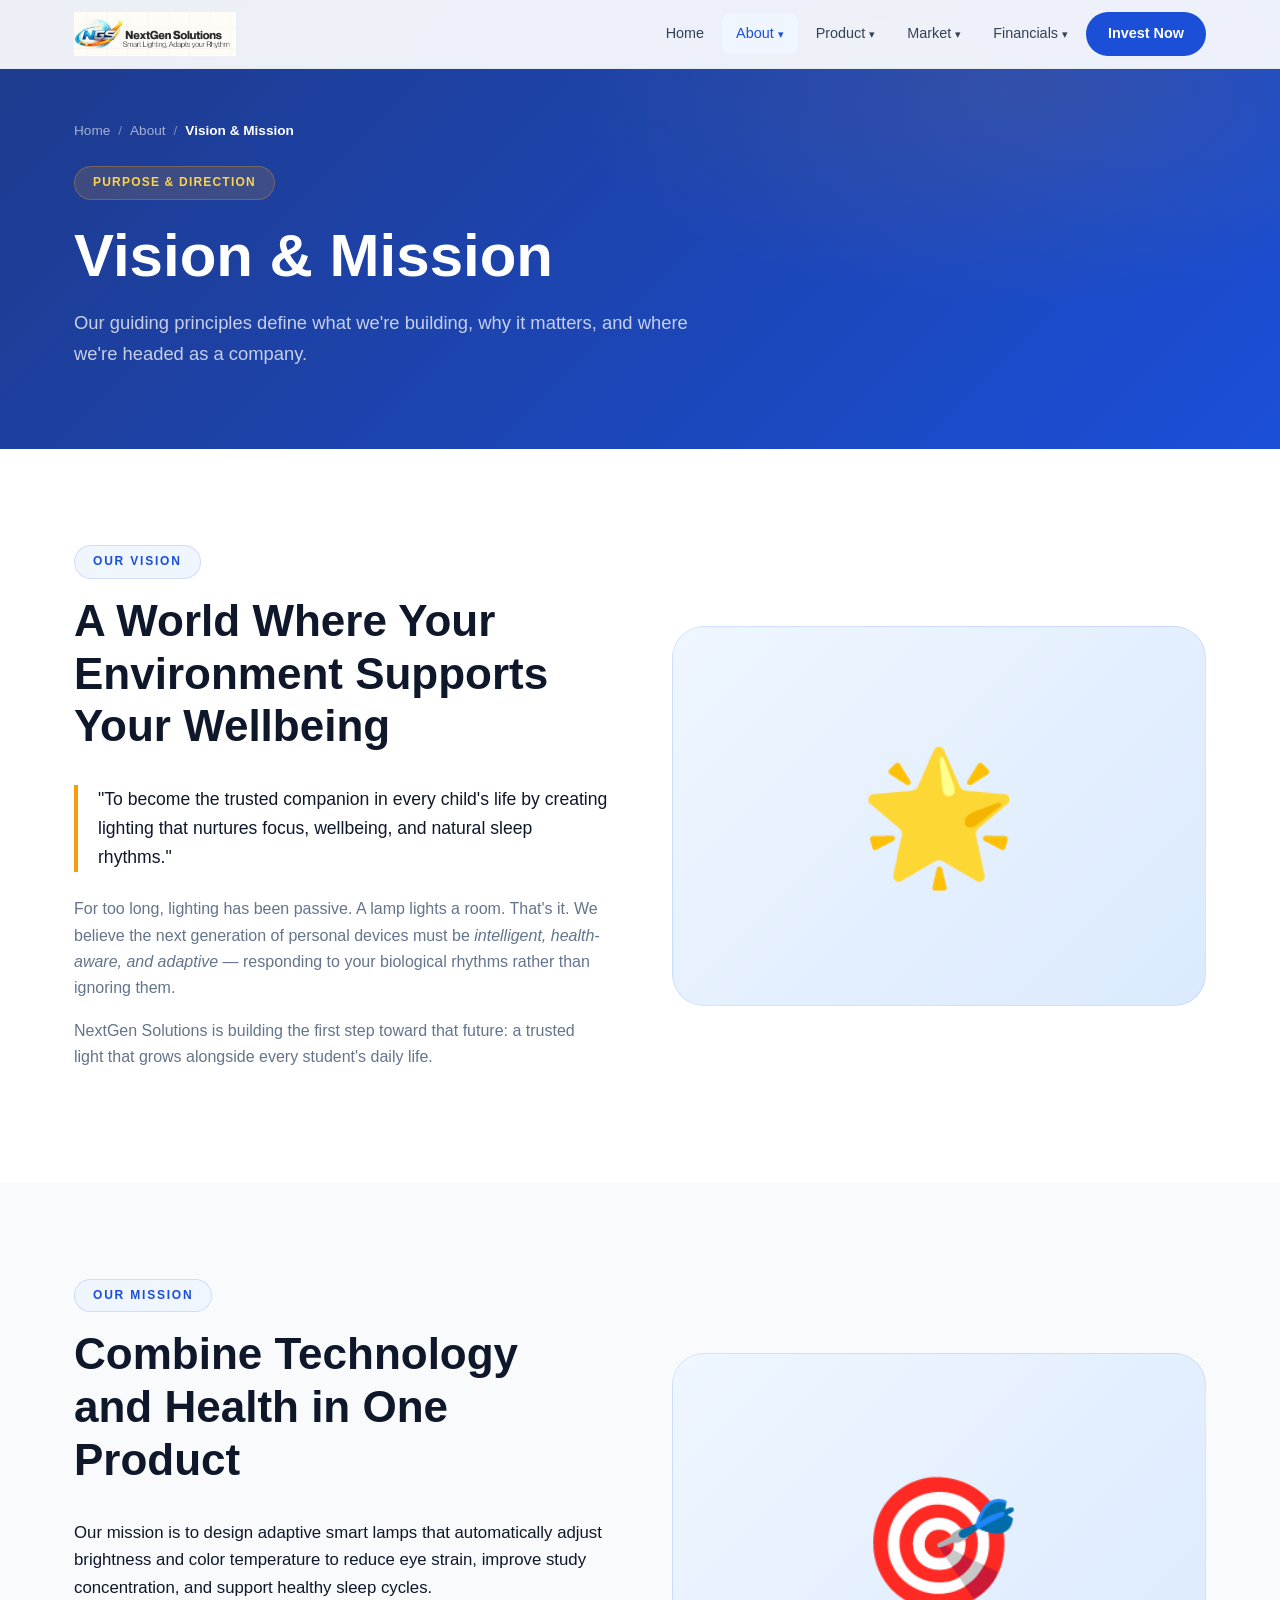
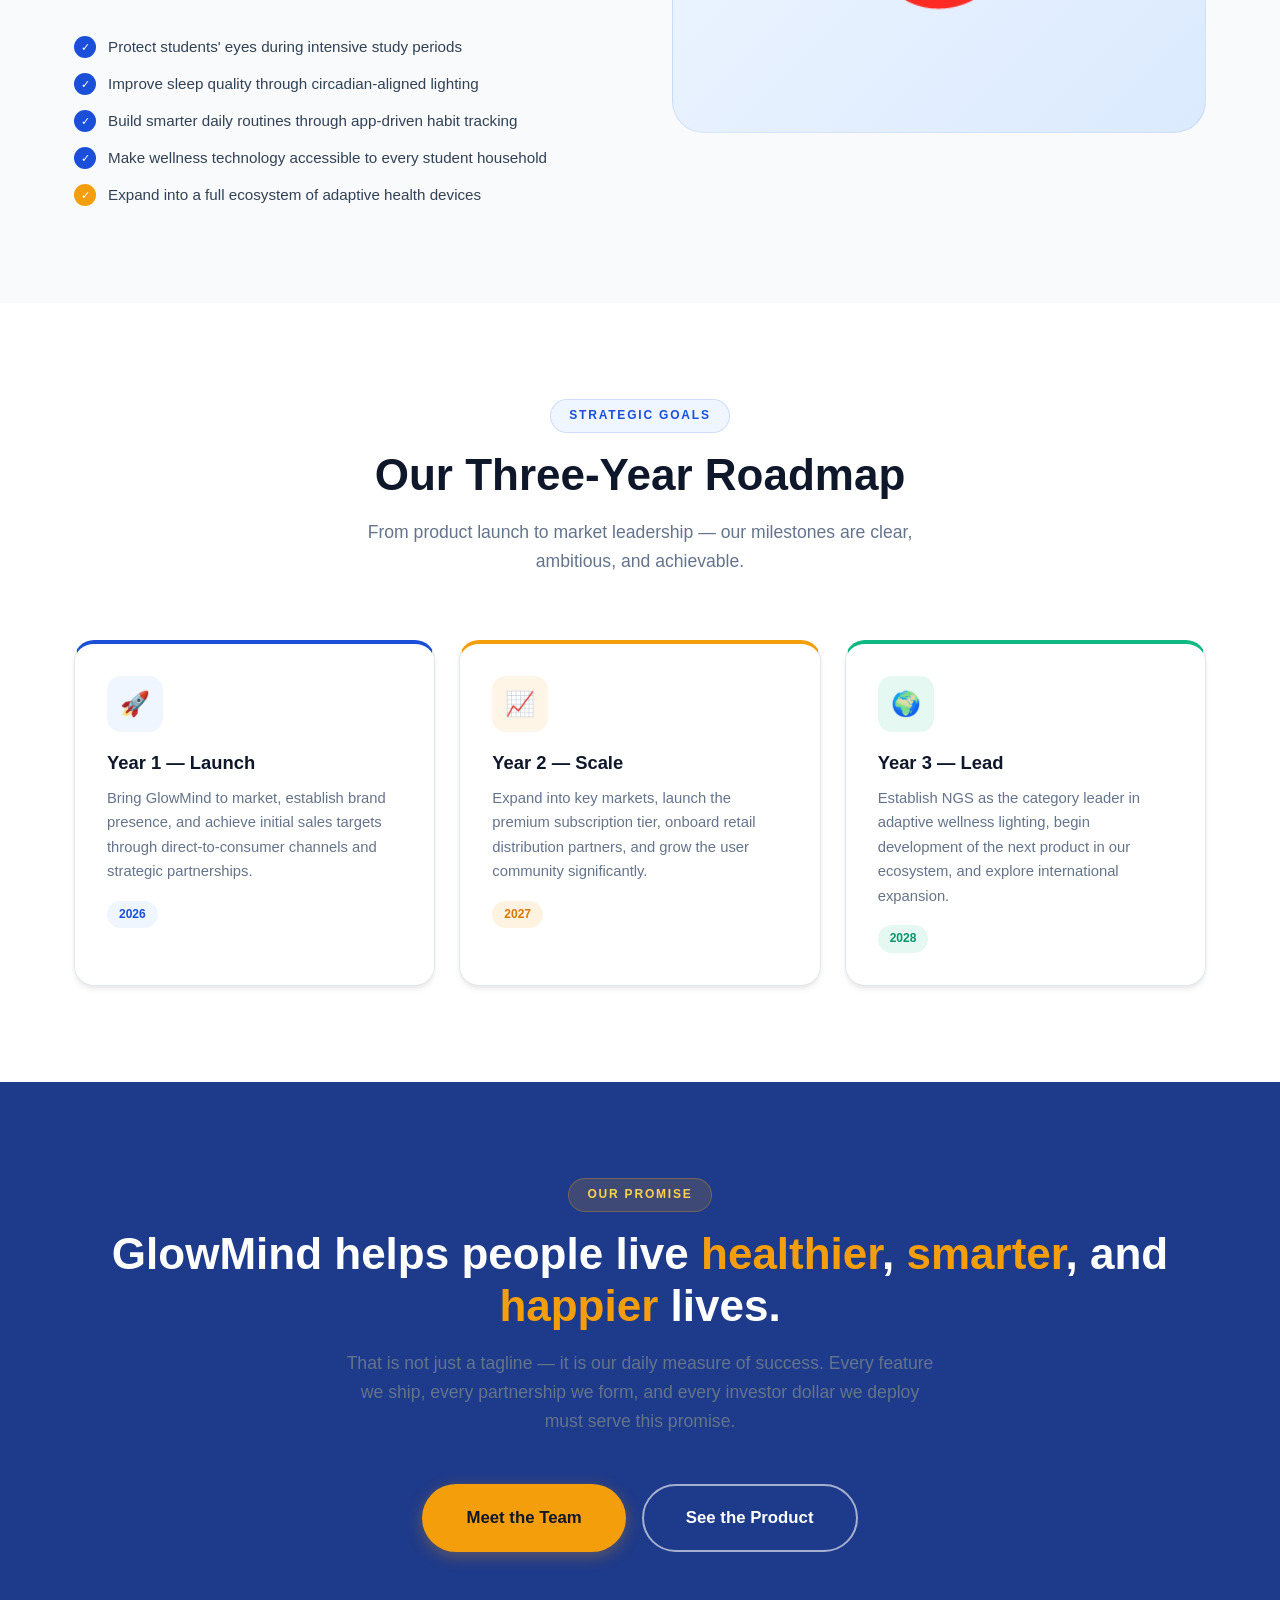
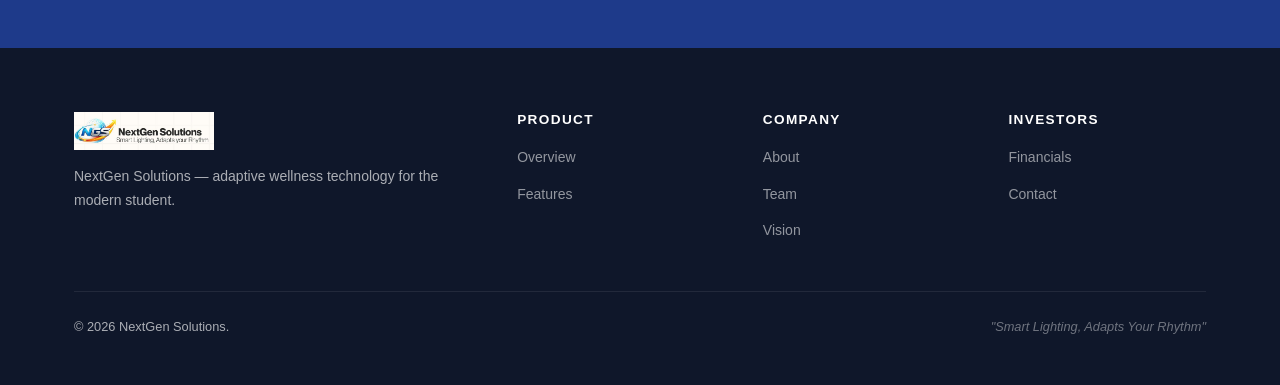
<file: about/vision-mission.html>
<!DOCTYPE html>
<html lang="en">
<head>
 <meta charset="UTF-8" />
 <meta name="viewport" content="width=device-width, initial-scale=1.0" />
 <link rel="icon" type="image/png" href="../assets/img/logo-small.png" />
 <title>Vision &amp; Mission | NextGen Solutions – GlowMind</title>
 <link rel="stylesheet" href="../assets/css/styles.css" />
</head>
<body>

<nav class="nav">
 <div class="nav-inner">
 <a href="../index.html" class="nav-logo"><img src="../assets/img/logo.png" alt="NextGen Solutions – GlowMind" class="nav-logo-img" class="nav-logo-img" /></a>
 <ul class="nav-menu">
 <li class="nav-item"><a href="../index.html" class="nav-link">Home</a></li>
 <li class="nav-item">
 <a href="../about.html" class="nav-link active" data-dropdown="true">About <span class="chevron">▾</span></a>
 <div class="dropdown">
 <a href="../about.html">Company Overview</a>
 <a href="team.html">Our Team</a>
 <a href="vision-mission.html">Vision &amp; Mission</a>
 </div>
 </li>
 <li class="nav-item"><a href="../product.html" class="nav-link" data-dropdown="true">Product <span class="chevron">▾</span></a><div class="dropdown"><a href="../product.html">Product Overview</a><a href="../product/problem-solution.html">Problem &amp; Solution</a><a href="../product/features.html">Features</a></div></li>
 <li class="nav-item"><a href="../market.html" class="nav-link" data-dropdown="true">Market <span class="chevron">▾</span></a><div class="dropdown"><a href="../market.html">Market Opportunity</a><a href="../market/customers.html">Customers</a><a href="../market/competition.html">Competition</a></div></li>
 <li class="nav-item"><a href="../financials.html" class="nav-link" data-dropdown="true">Financials <span class="chevron">▾</span></a><div class="dropdown"><a href="../financials.html">Revenue</a><a href="../financials/traction.html">Traction</a><a href="../financials/funding.html">Funding</a></div></li>
 <li class="nav-item"><a href="../contact.html" class="nav-link nav-cta">Invest Now</a></li>
 </ul>
 <div class="nav-toggle"><span></span><span></span><span></span></div>
 </div>
</nav>

<section class="page-hero">
 <div class="container page-hero-inner">
 <div class="breadcrumb"><a href="../index.html">Home</a><span>/</span><a href="../about.html">About</a><span>/</span><span class="current">Vision &amp; Mission</span></div>
 <div class="eyebrow">Purpose &amp; Direction</div>
 <h1>Vision &amp; Mission</h1>
 <p>Our guiding principles define what we're building, why it matters, and where we're headed as a company.</p>
 </div>
</section>

<section class="section">
 <div class="container">
 <div class="two-col">
 <div class="two-col-content reveal">
 <div class="section-header" style="text-align:left;margin-bottom:32px;">
 <div class="eyebrow">Our Vision</div>
 <h2>A World Where Your Environment Supports Your Wellbeing</h2>
 </div>
 <p style="font-size:1.1rem;font-weight:500;color:var(--dark);border-left:4px solid var(--accent);padding-left:20px;margin-bottom:24px;">"To become the trusted companion in every child's life by creating lighting that nurtures focus, wellbeing, and natural sleep rhythms."</p>
 <p>For too long, lighting has been passive. A lamp lights a room. That's it. We believe the next generation of personal devices must be <em>intelligent, health-aware, and adaptive</em> — responding to your biological rhythms rather than ignoring them.</p>
 <p>NextGen Solutions is building the first step toward that future: a trusted light that grows alongside every student's daily life.</p>
 </div>
 <div class="two-col-visual reveal delay-1">🌟</div>
 </div>
 </div>
</section>

<section class="section section-alt">
 <div class="container">
 <div class="two-col reverse">
 <div class="two-col-visual reveal">🎯</div>
 <div class="two-col-content reveal delay-1">
 <div class="section-header" style="text-align:left;margin-bottom:32px;">
 <div class="eyebrow">Our Mission</div>
 <h2>Combine Technology and Health in One Product</h2>
 </div>
 <p style="font-size:1.05rem;font-weight:500;color:var(--dark);">Our mission is to design adaptive smart lamps that automatically adjust brightness and color temperature to reduce eye strain, improve study concentration, and support healthy sleep cycles.</p>
 <div class="checklist mt-8">
 <div class="checklist-item"><div class="ci-icon">✓</div><span>Protect students' eyes during intensive study periods</span></div>
 <div class="checklist-item"><div class="ci-icon">✓</div><span>Improve sleep quality through circadian-aligned lighting</span></div>
 <div class="checklist-item"><div class="ci-icon">✓</div><span>Build smarter daily routines through app-driven habit tracking</span></div>
 <div class="checklist-item"><div class="ci-icon">✓</div><span>Make wellness technology accessible to every student household</span></div>
 <div class="checklist-item accent"><div class="ci-icon">✓</div><span>Expand into a full ecosystem of adaptive health devices</span></div>
 </div>
 </div>
 </div>
 </div>
</section>

<section class="section">
 <div class="container">
 <div class="section-header reveal">
 <div class="eyebrow">Strategic Goals</div>
 <h2>Our Three-Year Roadmap</h2>
 <p>From product launch to market leadership — our milestones are clear, ambitious, and achievable.</p>
 </div>
 <div class="card-grid card-grid-3">
 <div class="card reveal" style="border-top:4px solid var(--primary);">
 <div class="card-icon blue">🚀</div>
 <h3>Year 1 — Launch</h3>
 <p>Bring GlowMind to market, establish brand presence, and achieve initial sales targets through direct-to-consumer channels and strategic partnerships.</p>
 <div style="margin-top:16px;"><span class="badge badge-primary">2026</span></div>
 </div>
 <div class="card reveal delay-1" style="border-top:4px solid var(--accent);">
 <div class="card-icon yellow">📈</div>
 <h3>Year 2 — Scale</h3>
 <p>Expand into key markets, launch the premium subscription tier, onboard retail distribution partners, and grow the user community significantly.</p>
 <div style="margin-top:16px;"><span class="badge badge-accent">2027</span></div>
 </div>
 <div class="card reveal delay-2" style="border-top:4px solid #10B981;">
 <div class="card-icon green">🌍</div>
 <h3>Year 3 — Lead</h3>
 <p>Establish NGS as the category leader in adaptive wellness lighting, begin development of the next product in our ecosystem, and explore international expansion.</p>
 <div style="margin-top:16px;"><span class="badge badge-green">2028</span></div>
 </div>
 </div>
 </div>
</section>

<section class="section section-dark">
 <div class="container text-center">
 <div class="section-header" style="margin-bottom:48px;">
 <div class="eyebrow" style="background:rgba(245,158,11,.15);border-color:rgba(245,158,11,.3);color:#FCD34D;">Our Promise</div>
 <h2>GlowMind helps people live <span style="color:var(--accent)">healthier</span>, <span style="color:var(--accent)">smarter</span>, and <span style="color:var(--accent)">happier</span> lives.</h2>
 <p>That is not just a tagline — it is our daily measure of success. Every feature we ship, every partnership we form, and every investor dollar we deploy must serve this promise.</p>
 </div>
 <div class="cta-buttons">
 <a href="team.html" class="btn btn-accent btn-lg">Meet the Team</a>
 <a href="../product.html" class="btn btn-outline-white btn-lg">See the Product</a>
 </div>
 </div>
</section>

<footer class="footer">
 <div class="container">
 <div class="footer-grid">
 <div class="footer-brand"><img src="../assets/img/logo.png" alt="NextGen Solutions" class="footer-logo-img" /><p>NextGen Solutions — adaptive wellness technology for the modern student.</p></div>
 <div class="footer-col"><h5>Product</h5><ul><li><a href="../product.html">Overview</a></li><li><a href="../product/features.html">Features</a></li></ul></div>
 <div class="footer-col"><h5>Company</h5><ul><li><a href="../about.html">About</a></li><li><a href="team.html">Team</a></li><li><a href="vision-mission.html">Vision</a></li></ul></div>
 <div class="footer-col"><h5>Investors</h5><ul><li><a href="../financials.html">Financials</a></li><li><a href="../contact.html">Contact</a></li></ul></div>
 </div>
 <div class="footer-bottom"><p>&copy; 2026 NextGen Solutions.</p><p class="footer-tagline">"Smart Lighting, Adapts Your Rhythm"</p></div>
 </div>
</footer>

<script src="../assets/js/script.js"></script>
</body>
</html>
</file>
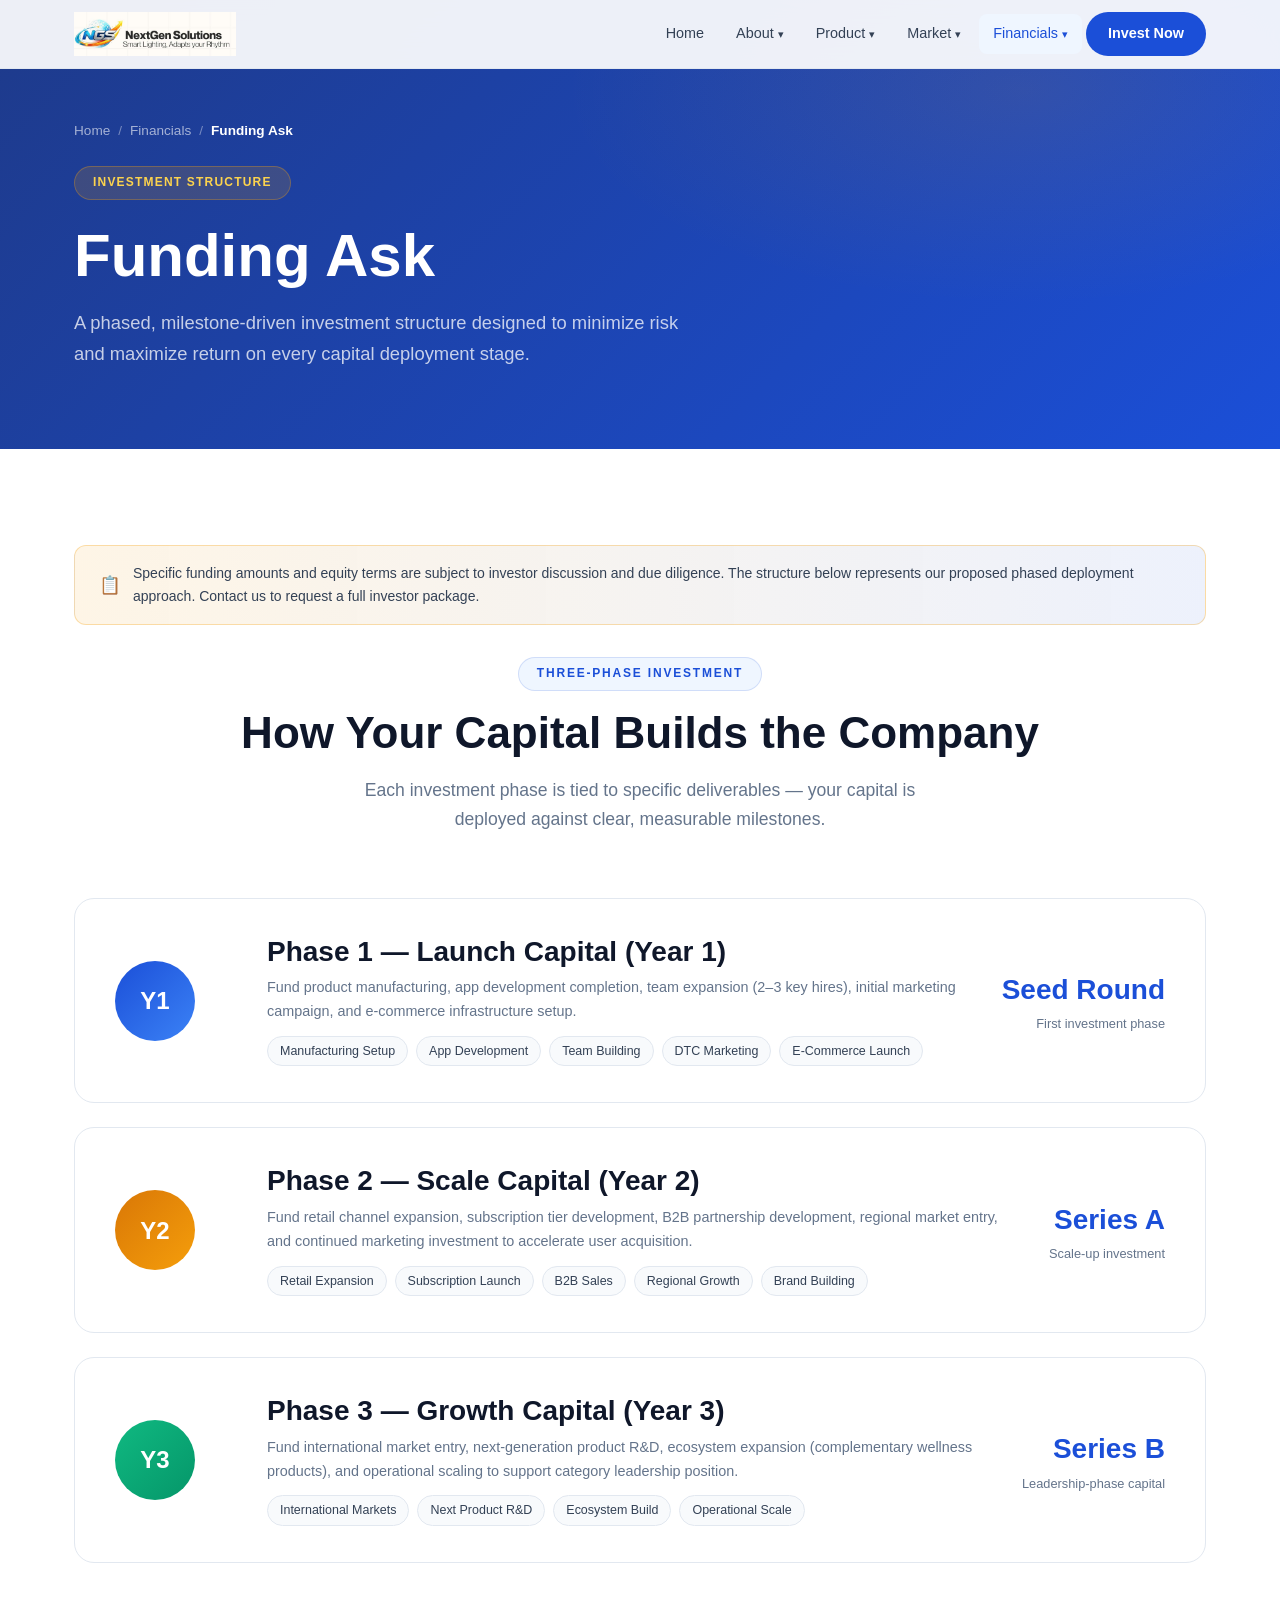
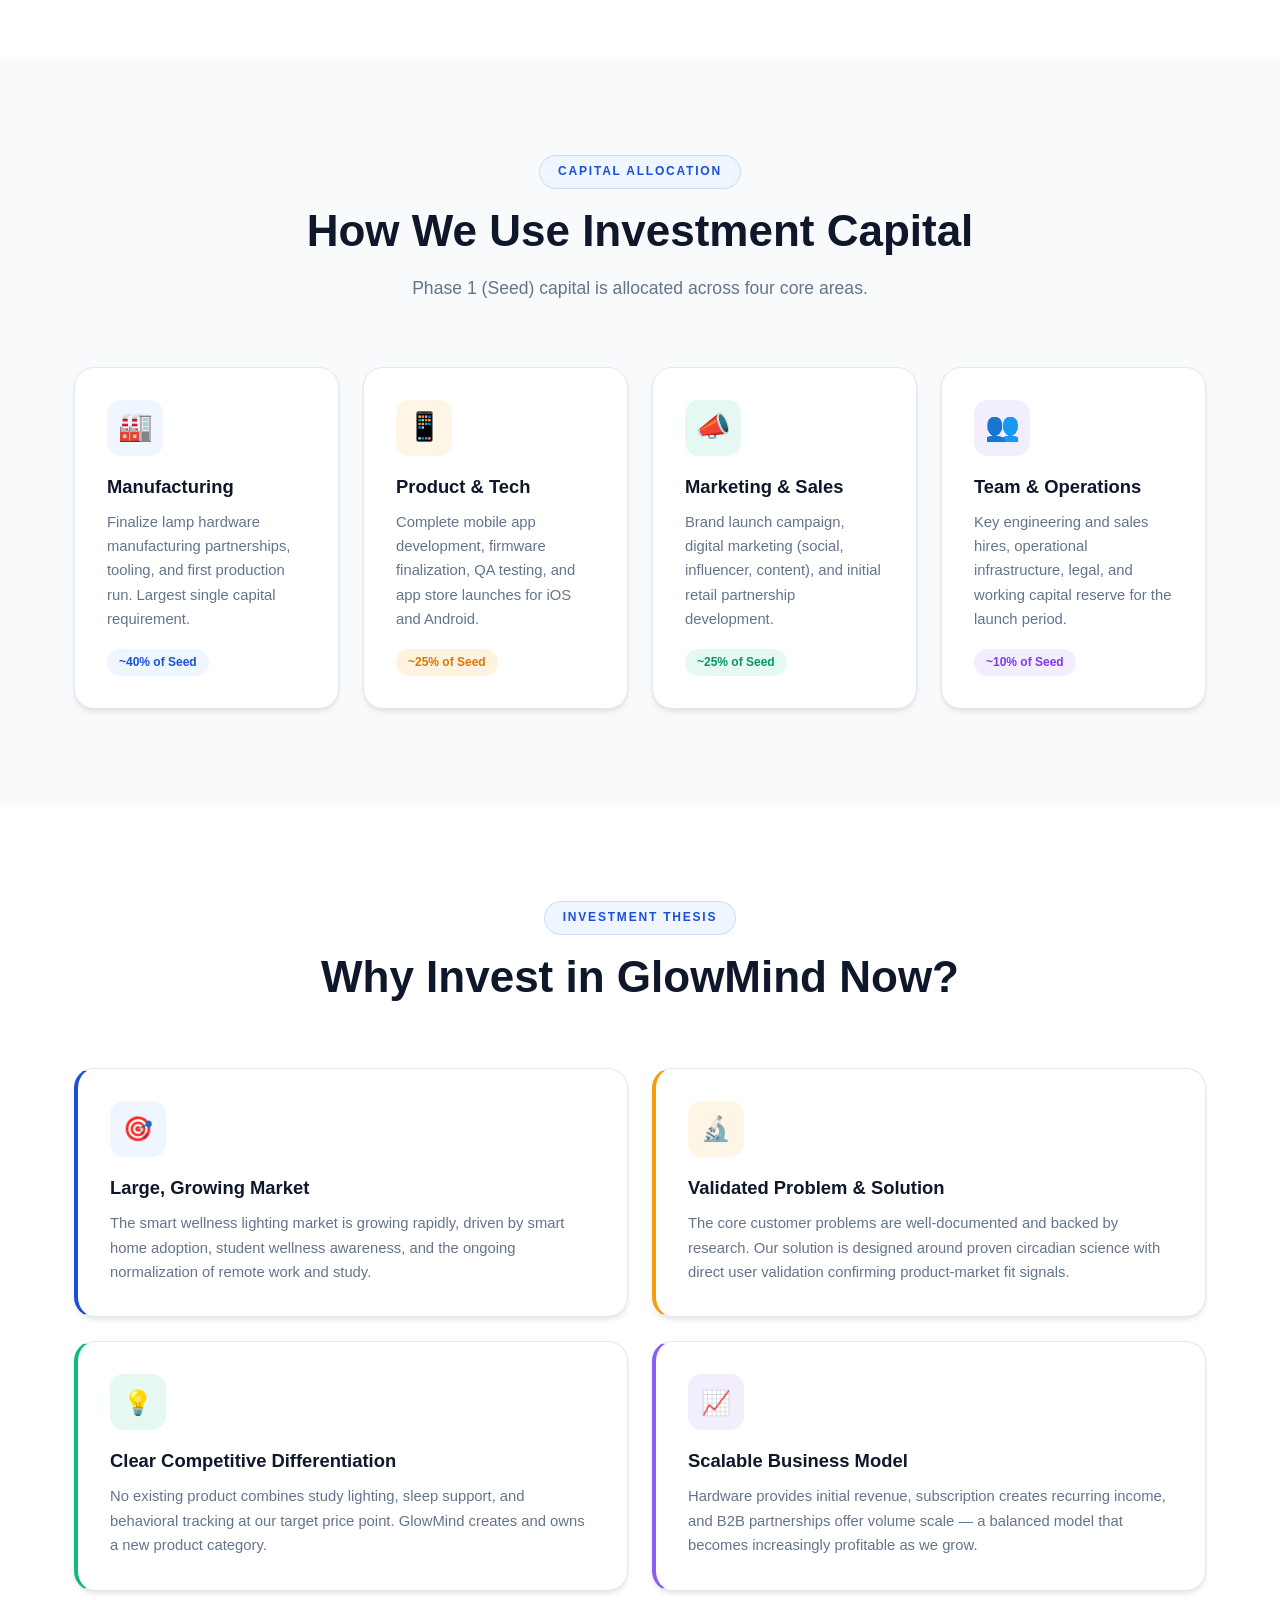
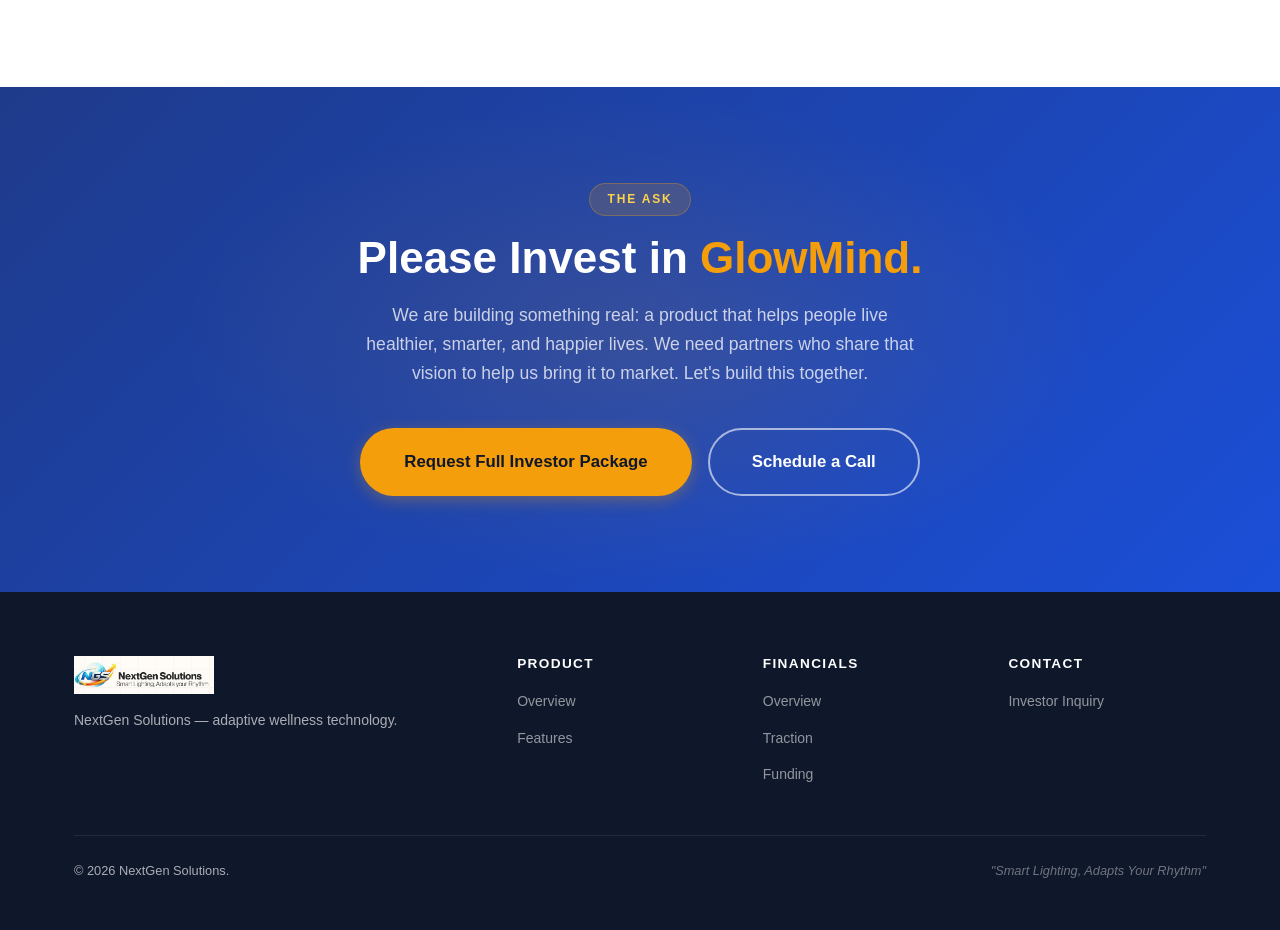
<file: financials/funding.html>
<!DOCTYPE html>
<html lang="en">
<head>
 <meta charset="UTF-8" />
 <meta name="viewport" content="width=device-width, initial-scale=1.0" />
 <link rel="icon" type="image/png" href="../assets/img/logo-small.png" />
 <title>Funding Ask | GlowMind – NextGen Solutions</title>
 <link rel="stylesheet" href="../assets/css/styles.css" />
</head>
<body>

<nav class="nav">
 <div class="nav-inner">
 <a href="../index.html" class="nav-logo"><img src="../assets/img/logo.png" alt="NextGen Solutions – GlowMind" class="nav-logo-img" class="nav-logo-img" /></a>
 <ul class="nav-menu">
 <li class="nav-item"><a href="../index.html" class="nav-link">Home</a></li>
 <li class="nav-item"><a href="../about.html" class="nav-link" data-dropdown="true">About <span class="chevron">▾</span></a><div class="dropdown"><a href="../about.html">Company</a><a href="../about/team.html">Team</a><a href="../about/vision-mission.html">Vision</a></div></li>
 <li class="nav-item"><a href="../product.html" class="nav-link" data-dropdown="true">Product <span class="chevron">▾</span></a><div class="dropdown"><a href="../product.html">Overview</a><a href="../product/problem-solution.html">Problem &amp; Solution</a><a href="../product/features.html">Features</a></div></li>
 <li class="nav-item"><a href="../market.html" class="nav-link" data-dropdown="true">Market <span class="chevron">▾</span></a><div class="dropdown"><a href="../market.html">Opportunity</a><a href="../market/customers.html">Customers</a><a href="../market/competition.html">Competition</a></div></li>
 <li class="nav-item">
 <a href="../financials.html" class="nav-link active" data-dropdown="true">Financials <span class="chevron">▾</span></a>
 <div class="dropdown">
 <a href="../financials.html">Revenue &amp; Projections</a>
 <a href="traction.html">Traction</a>
 <a href="funding.html">Funding Ask</a>
 </div>
 </li>
 <li class="nav-item"><a href="../contact.html" class="nav-link nav-cta">Invest Now</a></li>
 </ul>
 <div class="nav-toggle"><span></span><span></span><span></span></div>
 </div>
</nav>

<section class="page-hero">
 <div class="container page-hero-inner">
 <div class="breadcrumb"><a href="../index.html">Home</a><span>/</span><a href="../financials.html">Financials</a><span>/</span><span class="current">Funding Ask</span></div>
 <div class="eyebrow">Investment Structure</div>
 <h1>Funding Ask</h1>
 <p>A phased, milestone-driven investment structure designed to minimize risk and maximize return on every capital deployment stage.</p>
 </div>
</section>

<!-- Investment Summary -->
<section class="section">
 <div class="container">
 <div class="notice-banner reveal">
 <span class="ni">📋</span>
 <span>Specific funding amounts and equity terms are subject to investor discussion and due diligence. The structure below represents our proposed phased deployment approach. Contact us to request a full investor package.</span>
 </div>
 <div class="section-header reveal">
 <div class="eyebrow">Three-Phase Investment</div>
 <h2>How Your Capital Builds the Company</h2>
 <p>Each investment phase is tied to specific deliverables — your capital is deployed against clear, measurable milestones.</p>
 </div>
 <div class="funding-phases">
 <div class="phase-card reveal">
 <div class="phase-num y1">Y1</div>
 <div class="phase-details">
 <h3>Phase 1 — Launch Capital (Year 1)</h3>
 <p>Fund product manufacturing, app development completion, team expansion (2–3 key hires), initial marketing campaign, and e-commerce infrastructure setup.</p>
 <div class="phase-tags">
 <span class="phase-tag">Manufacturing Setup</span>
 <span class="phase-tag">App Development</span>
 <span class="phase-tag">Team Building</span>
 <span class="phase-tag">DTC Marketing</span>
 <span class="phase-tag">E-Commerce Launch</span>
 </div>
 </div>
 <div class="phase-amount">
 <div class="amount">Seed Round</div>
 <div class="period">First investment phase</div>
 </div>
 </div>
 <div class="phase-card reveal delay-1">
 <div class="phase-num y2">Y2</div>
 <div class="phase-details">
 <h3>Phase 2 — Scale Capital (Year 2)</h3>
 <p>Fund retail channel expansion, subscription tier development, B2B partnership development, regional market entry, and continued marketing investment to accelerate user acquisition.</p>
 <div class="phase-tags">
 <span class="phase-tag">Retail Expansion</span>
 <span class="phase-tag">Subscription Launch</span>
 <span class="phase-tag">B2B Sales</span>
 <span class="phase-tag">Regional Growth</span>
 <span class="phase-tag">Brand Building</span>
 </div>
 </div>
 <div class="phase-amount">
 <div class="amount">Series A</div>
 <div class="period">Scale-up investment</div>
 </div>
 </div>
 <div class="phase-card reveal delay-2">
 <div class="phase-num y3">Y3</div>
 <div class="phase-details">
 <h3>Phase 3 — Growth Capital (Year 3)</h3>
 <p>Fund international market entry, next-generation product R&amp;D, ecosystem expansion (complementary wellness products), and operational scaling to support category leadership position.</p>
 <div class="phase-tags">
 <span class="phase-tag">International Markets</span>
 <span class="phase-tag">Next Product R&amp;D</span>
 <span class="phase-tag">Ecosystem Build</span>
 <span class="phase-tag">Operational Scale</span>
 </div>
 </div>
 <div class="phase-amount">
 <div class="amount">Series B</div>
 <div class="period">Leadership-phase capital</div>
 </div>
 </div>
 </div>
 </div>
</section>

<!-- Use of Funds -->
<section class="section section-alt">
 <div class="container">
 <div class="section-header reveal">
 <div class="eyebrow">Capital Allocation</div>
 <h2>How We Use Investment Capital</h2>
 <p>Phase 1 (Seed) capital is allocated across four core areas.</p>
 </div>
 <div class="card-grid card-grid-4">
 <div class="card reveal">
 <div class="card-icon blue" style="font-size:1.75rem;">🏭</div>
 <h3>Manufacturing</h3>
 <p>Finalize lamp hardware manufacturing partnerships, tooling, and first production run. Largest single capital requirement.</p>
 <div style="margin-top:16px;"><span class="badge badge-primary">~40% of Seed</span></div>
 </div>
 <div class="card reveal delay-1">
 <div class="card-icon yellow" style="font-size:1.75rem;">📱</div>
 <h3>Product &amp; Tech</h3>
 <p>Complete mobile app development, firmware finalization, QA testing, and app store launches for iOS and Android.</p>
 <div style="margin-top:16px;"><span class="badge badge-accent">~25% of Seed</span></div>
 </div>
 <div class="card reveal delay-2">
 <div class="card-icon green" style="font-size:1.75rem;">📣</div>
 <h3>Marketing &amp; Sales</h3>
 <p>Brand launch campaign, digital marketing (social, influencer, content), and initial retail partnership development.</p>
 <div style="margin-top:16px;"><span class="badge badge-green">~25% of Seed</span></div>
 </div>
 <div class="card reveal delay-3">
 <div class="card-icon purple" style="font-size:1.75rem;">👥</div>
 <h3>Team &amp; Operations</h3>
 <p>Key engineering and sales hires, operational infrastructure, legal, and working capital reserve for the launch period.</p>
 <div style="margin-top:16px;"><span class="badge" style="background:rgba(139,92,246,.1);color:#7c3aed;">~10% of Seed</span></div>
 </div>
 </div>
 </div>
</section>

<!-- Why Invest -->
<section class="section">
 <div class="container">
 <div class="section-header reveal">
 <div class="eyebrow">Investment Thesis</div>
 <h2>Why Invest in GlowMind Now?</h2>
 </div>
 <div class="card-grid card-grid-2">
 <div class="card reveal" style="border-left:4px solid var(--primary);">
 <div class="card-icon blue">🎯</div>
 <h3>Large, Growing Market</h3>
 <p>The smart wellness lighting market is growing rapidly, driven by smart home adoption, student wellness awareness, and the ongoing normalization of remote work and study.</p>
 </div>
 <div class="card reveal delay-1" style="border-left:4px solid var(--accent);">
 <div class="card-icon yellow">🔬</div>
 <h3>Validated Problem &amp; Solution</h3>
 <p>The core customer problems are well-documented and backed by research. Our solution is designed around proven circadian science with direct user validation confirming product-market fit signals.</p>
 </div>
 <div class="card reveal" style="border-left:4px solid #10B981;">
 <div class="card-icon green">💡</div>
 <h3>Clear Competitive Differentiation</h3>
 <p>No existing product combines study lighting, sleep support, and behavioral tracking at our target price point. GlowMind creates and owns a new product category.</p>
 </div>
 <div class="card reveal delay-1" style="border-left:4px solid #8B5CF6;">
 <div class="card-icon purple">📈</div>
 <h3>Scalable Business Model</h3>
 <p>Hardware provides initial revenue, subscription creates recurring income, and B2B partnerships offer volume scale — a balanced model that becomes increasingly profitable as we grow.</p>
 </div>
 </div>
 </div>
</section>

<!-- Final CTA -->
<section class="cta-section">
 <div class="container">
 <div class="section-header" style="margin-bottom:40px;">
 <div class="eyebrow" style="background:rgba(245,158,11,.15);border-color:rgba(245,158,11,.3);color:#FCD34D;">The Ask</div>
 <h2>Please Invest in <span style="color:var(--accent)">GlowMind.</span></h2>
 <p>We are building something real: a product that helps people live healthier, smarter, and happier lives. We need partners who share that vision to help us bring it to market. Let's build this together.</p>
 </div>
 <div class="cta-buttons">
 <a href="../contact.html" class="btn btn-accent btn-lg">Request Full Investor Package</a>
 <a href="../contact.html" class="btn btn-outline-white btn-lg">Schedule a Call</a>
 </div>
 </div>
</section>

<footer class="footer">
 <div class="container">
 <div class="footer-grid">
 <div class="footer-brand"><img src="../assets/img/logo.png" alt="NextGen Solutions" class="footer-logo-img" /><p>NextGen Solutions — adaptive wellness technology.</p></div>
 <div class="footer-col"><h5>Product</h5><ul><li><a href="../product.html">Overview</a></li><li><a href="../product/features.html">Features</a></li></ul></div>
 <div class="footer-col"><h5>Financials</h5><ul><li><a href="../financials.html">Overview</a></li><li><a href="traction.html">Traction</a></li><li><a href="funding.html">Funding</a></li></ul></div>
 <div class="footer-col"><h5>Contact</h5><ul><li><a href="../contact.html">Investor Inquiry</a></li></ul></div>
 </div>
 <div class="footer-bottom"><p>&copy; 2026 NextGen Solutions.</p><p class="footer-tagline">"Smart Lighting, Adapts Your Rhythm"</p></div>
 </div>
</footer>

<script src="../assets/js/script.js"></script>
</body>
</html>
</file>
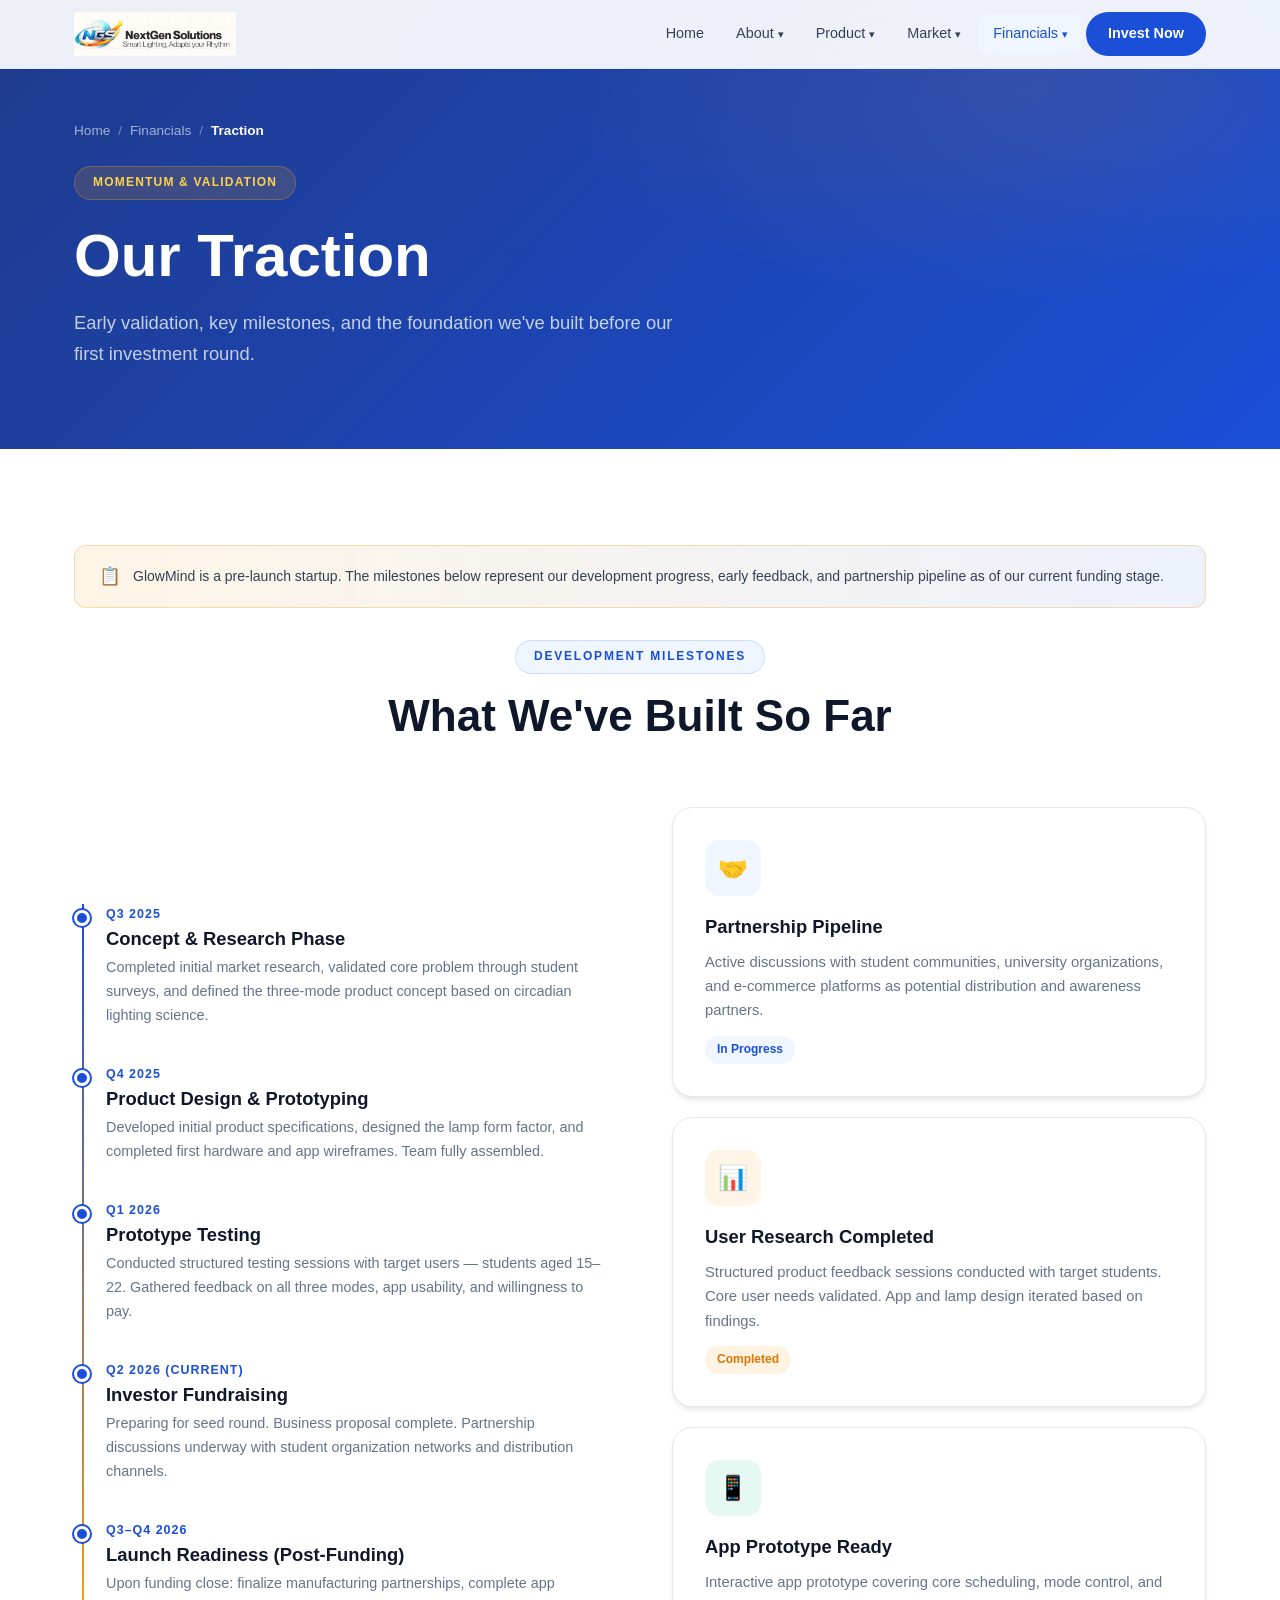
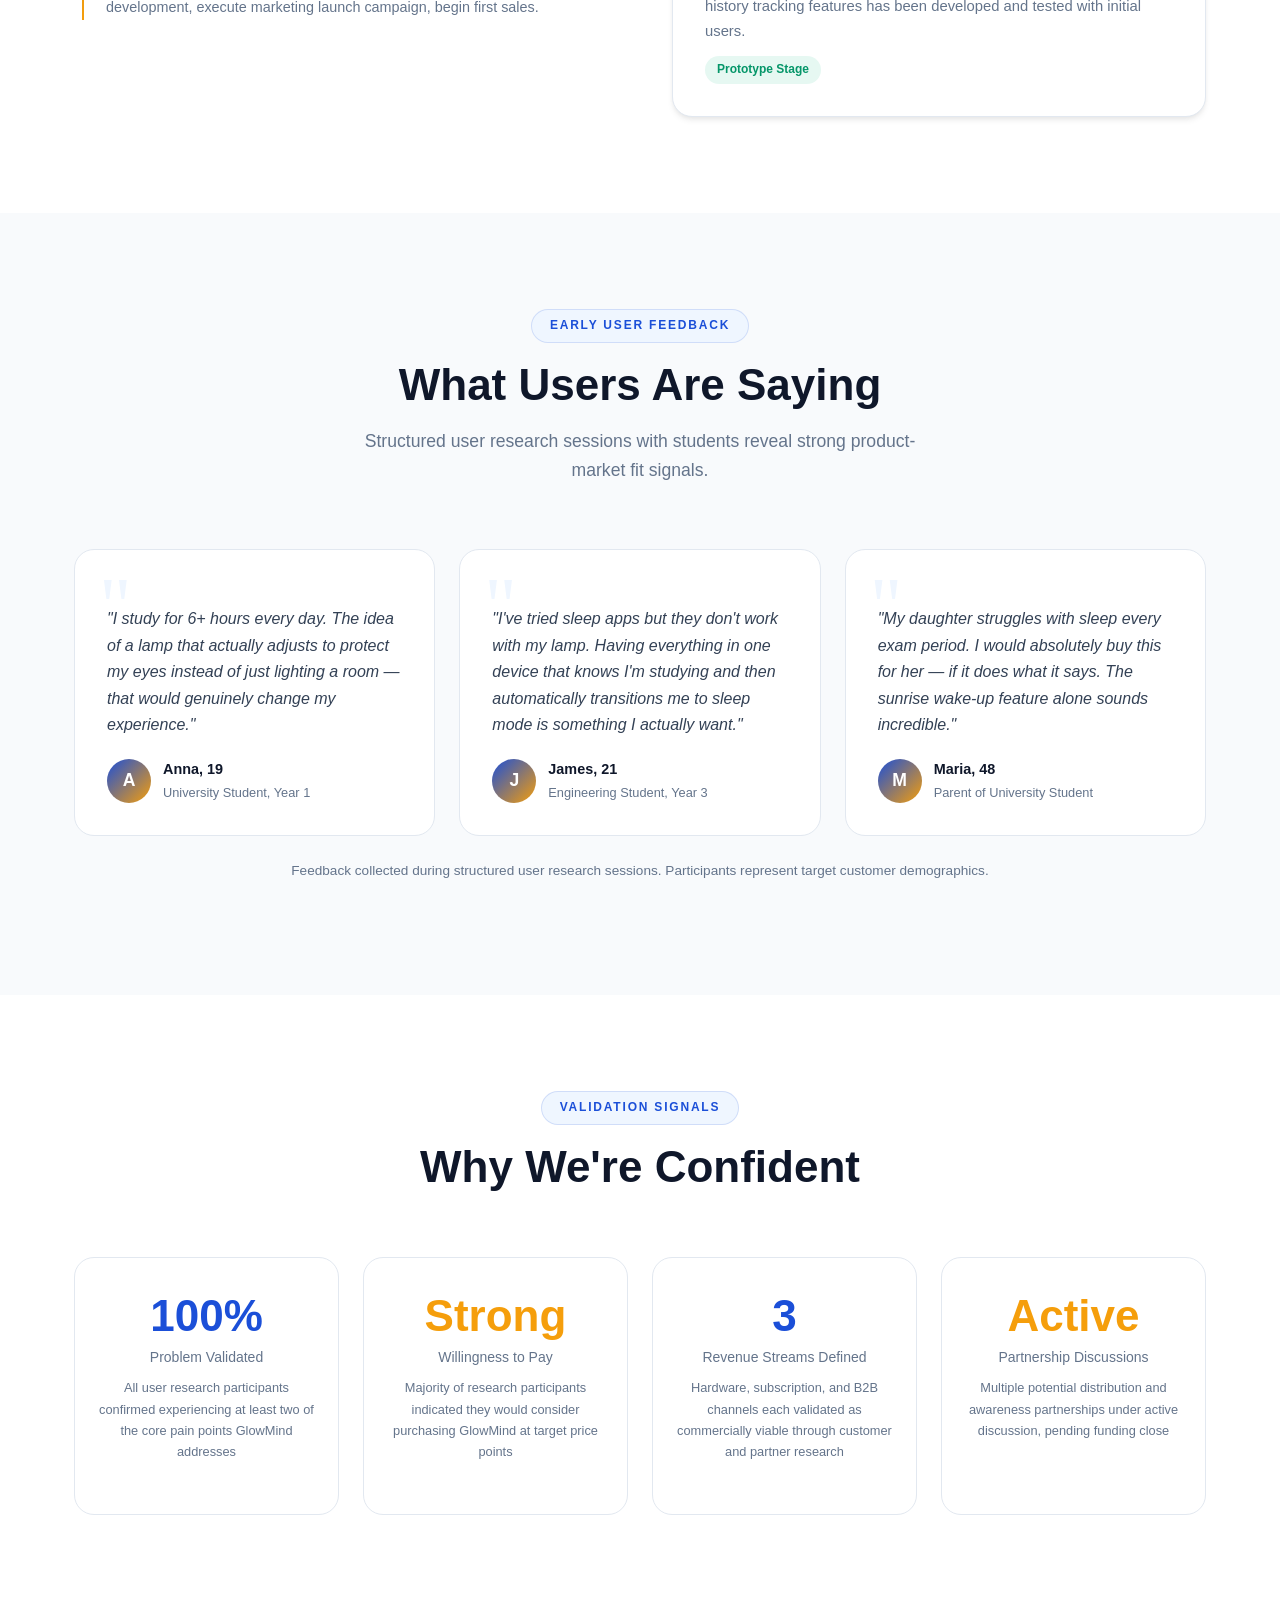
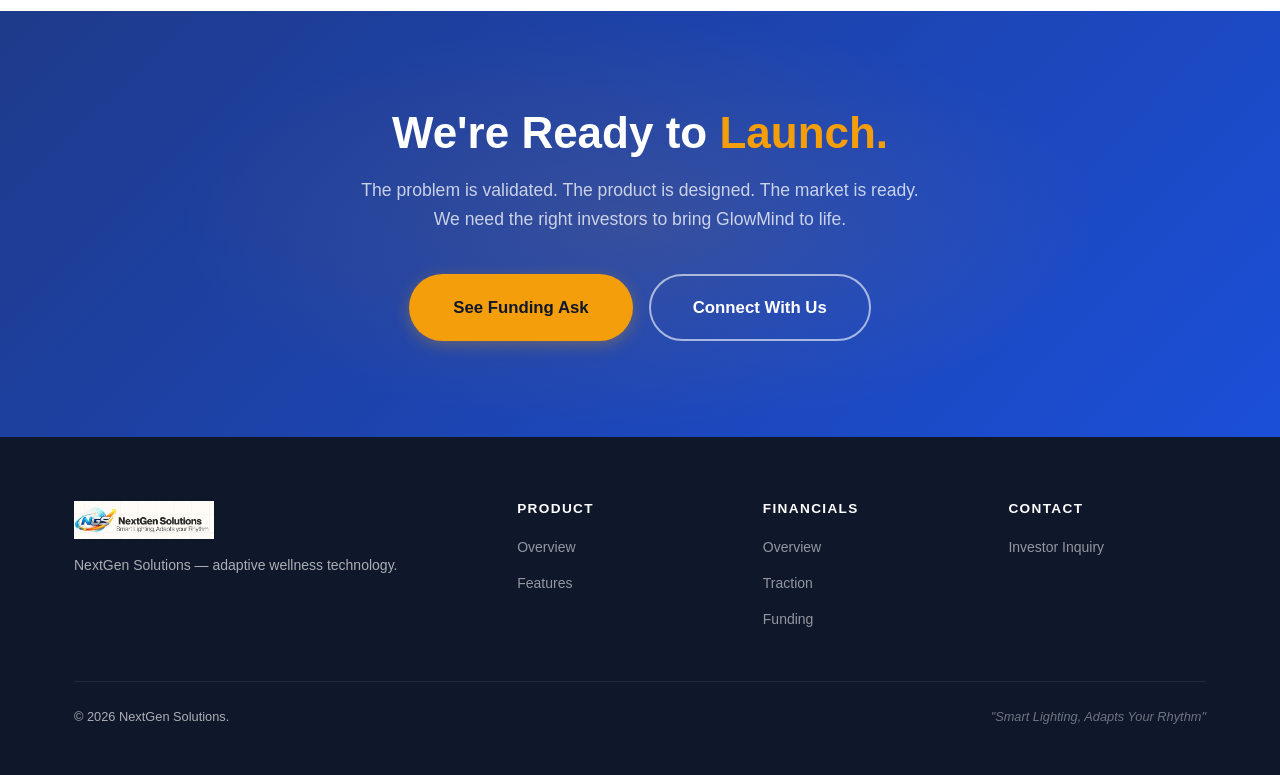
<file: financials/traction.html>
<!DOCTYPE html>
<html lang="en">
<head>
 <meta charset="UTF-8" />
 <meta name="viewport" content="width=device-width, initial-scale=1.0" />
 <link rel="icon" type="image/png" href="../assets/img/logo-small.png" />
 <title>Traction &amp; Milestones | GlowMind – NextGen Solutions</title>
 <link rel="stylesheet" href="../assets/css/styles.css" />
</head>
<body>

<nav class="nav">
 <div class="nav-inner">
 <a href="../index.html" class="nav-logo"><img src="../assets/img/logo.png" alt="NextGen Solutions – GlowMind" class="nav-logo-img" class="nav-logo-img" /></a>
 <ul class="nav-menu">
 <li class="nav-item"><a href="../index.html" class="nav-link">Home</a></li>
 <li class="nav-item"><a href="../about.html" class="nav-link" data-dropdown="true">About <span class="chevron">▾</span></a><div class="dropdown"><a href="../about.html">Company</a><a href="../about/team.html">Team</a><a href="../about/vision-mission.html">Vision</a></div></li>
 <li class="nav-item"><a href="../product.html" class="nav-link" data-dropdown="true">Product <span class="chevron">▾</span></a><div class="dropdown"><a href="../product.html">Overview</a><a href="../product/problem-solution.html">Problem &amp; Solution</a><a href="../product/features.html">Features</a></div></li>
 <li class="nav-item"><a href="../market.html" class="nav-link" data-dropdown="true">Market <span class="chevron">▾</span></a><div class="dropdown"><a href="../market.html">Opportunity</a><a href="../market/customers.html">Customers</a><a href="../market/competition.html">Competition</a></div></li>
 <li class="nav-item">
 <a href="../financials.html" class="nav-link active" data-dropdown="true">Financials <span class="chevron">▾</span></a>
 <div class="dropdown">
 <a href="../financials.html">Revenue &amp; Projections</a>
 <a href="traction.html">Traction</a>
 <a href="funding.html">Funding Ask</a>
 </div>
 </li>
 <li class="nav-item"><a href="../contact.html" class="nav-link nav-cta">Invest Now</a></li>
 </ul>
 <div class="nav-toggle"><span></span><span></span><span></span></div>
 </div>
</nav>

<section class="page-hero">
 <div class="container page-hero-inner">
 <div class="breadcrumb"><a href="../index.html">Home</a><span>/</span><a href="../financials.html">Financials</a><span>/</span><span class="current">Traction</span></div>
 <div class="eyebrow">Momentum &amp; Validation</div>
 <h1>Our Traction</h1>
 <p>Early validation, key milestones, and the foundation we've built before our first investment round.</p>
 </div>
</section>

<!-- Traction Overview -->
<section class="section">
 <div class="container">
 <div class="notice-banner reveal">
 <span class="ni">📋</span>
 <span>GlowMind is a pre-launch startup. The milestones below represent our development progress, early feedback, and partnership pipeline as of our current funding stage.</span>
 </div>
 <div class="section-header reveal">
 <div class="eyebrow">Development Milestones</div>
 <h2>What We've Built So Far</h2>
 </div>
 <div class="two-col">
 <div class="reveal">
 <div class="timeline">
 <div class="timeline-item">
 <div class="timeline-date">Q3 2025</div>
 <h4>Concept &amp; Research Phase</h4>
 <p>Completed initial market research, validated core problem through student surveys, and defined the three-mode product concept based on circadian lighting science.</p>
 </div>
 <div class="timeline-item">
 <div class="timeline-date">Q4 2025</div>
 <h4>Product Design &amp; Prototyping</h4>
 <p>Developed initial product specifications, designed the lamp form factor, and completed first hardware and app wireframes. Team fully assembled.</p>
 </div>
 <div class="timeline-item">
 <div class="timeline-date">Q1 2026</div>
 <h4>Prototype Testing</h4>
 <p>Conducted structured testing sessions with target users — students aged 15–22. Gathered feedback on all three modes, app usability, and willingness to pay.</p>
 </div>
 <div class="timeline-item">
 <div class="timeline-date">Q2 2026 (Current)</div>
 <h4>Investor Fundraising</h4>
 <p>Preparing for seed round. Business proposal complete. Partnership discussions underway with student organization networks and distribution channels.</p>
 </div>
 <div class="timeline-item">
 <div class="timeline-date">Q3–Q4 2026</div>
 <h4>Launch Readiness (Post-Funding)</h4>
 <p>Upon funding close: finalize manufacturing partnerships, complete app development, execute marketing launch campaign, begin first sales.</p>
 </div>
 </div>
 </div>
 <div class="reveal delay-1">
 <div class="card-grid" style="grid-template-columns:1fr;gap:20px;">
 <div class="card">
 <div class="card-icon blue">🤝</div>
 <h3>Partnership Pipeline</h3>
 <p>Active discussions with student communities, university organizations, and e-commerce platforms as potential distribution and awareness partners.</p>
 <div style="margin-top:12px;"><span class="badge badge-primary">In Progress</span></div>
 </div>
 <div class="card">
 <div class="card-icon yellow">📊</div>
 <h3>User Research Completed</h3>
 <p>Structured product feedback sessions conducted with target students. Core user needs validated. App and lamp design iterated based on findings.</p>
 <div style="margin-top:12px;"><span class="badge badge-accent">Completed</span></div>
 </div>
 <div class="card">
 <div class="card-icon green">📱</div>
 <h3>App Prototype Ready</h3>
 <p>Interactive app prototype covering core scheduling, mode control, and history tracking features has been developed and tested with initial users.</p>
 <div style="margin-top:12px;"><span class="badge badge-green">Prototype Stage</span></div>
 </div>
 </div>
 </div>
 </div>
 </div>
</section>

<!-- Early Feedback -->
<section class="section section-alt">
 <div class="container">
 <div class="section-header reveal">
 <div class="eyebrow">Early User Feedback</div>
 <h2>What Users Are Saying</h2>
 <p>Structured user research sessions with students reveal strong product-market fit signals.</p>
 </div>
 <div class="card-grid card-grid-3">
 <div class="testimonial-card reveal">
 <p class="quote">"I study for 6+ hours every day. The idea of a lamp that actually adjusts to protect my eyes instead of just lighting a room — that would genuinely change my experience."</p>
 <div class="testimonial-author">
 <div class="author-avatar">A</div>
 <div>
 <div class="author-name">Anna, 19</div>
 <div class="author-role">University Student, Year 1</div>
 </div>
 </div>
 </div>
 <div class="testimonial-card reveal delay-1">
 <p class="quote">"I've tried sleep apps but they don't work with my lamp. Having everything in one device that knows I'm studying and then automatically transitions me to sleep mode is something I actually want."</p>
 <div class="testimonial-author">
 <div class="author-avatar">J</div>
 <div>
 <div class="author-name">James, 21</div>
 <div class="author-role">Engineering Student, Year 3</div>
 </div>
 </div>
 </div>
 <div class="testimonial-card reveal delay-2">
 <p class="quote">"My daughter struggles with sleep every exam period. I would absolutely buy this for her — if it does what it says. The sunrise wake-up feature alone sounds incredible."</p>
 <div class="testimonial-author">
 <div class="author-avatar">M</div>
 <div>
 <div class="author-name">Maria, 48</div>
 <div class="author-role">Parent of University Student</div>
 </div>
 </div>
 </div>
 </div>
 <p style="text-align:center;font-size:.85rem;color:var(--text-light);margin-top:24px;">Feedback collected during structured user research sessions. Participants represent target customer demographics.</p>
 </div>
</section>

<!-- Key Numbers -->
<section class="section">
 <div class="container">
 <div class="section-header reveal">
 <div class="eyebrow">Validation Signals</div>
 <h2>Why We're Confident</h2>
 </div>
 <div class="stats-row">
 <div class="stat-box reveal">
 <div class="number">100%</div>
 <div class="label">Problem Validated</div>
 <p style="font-size:.8rem;color:var(--text-light);margin-top:8px;">All user research participants confirmed experiencing at least two of the core pain points GlowMind addresses</p>
 </div>
 <div class="stat-box reveal delay-1">
 <div class="number accent">Strong</div>
 <div class="label">Willingness to Pay</div>
 <p style="font-size:.8rem;color:var(--text-light);margin-top:8px;">Majority of research participants indicated they would consider purchasing GlowMind at target price points</p>
 </div>
 <div class="stat-box reveal delay-2">
 <div class="number">3</div>
 <div class="label">Revenue Streams Defined</div>
 <p style="font-size:.8rem;color:var(--text-light);margin-top:8px;">Hardware, subscription, and B2B channels each validated as commercially viable through customer and partner research</p>
 </div>
 <div class="stat-box reveal delay-3">
 <div class="number accent">Active</div>
 <div class="label">Partnership Discussions</div>
 <p style="font-size:.8rem;color:var(--text-light);margin-top:8px;">Multiple potential distribution and awareness partnerships under active discussion, pending funding close</p>
 </div>
 </div>
 </div>
</section>

<section class="cta-section">
 <div class="container">
 <h2>We're Ready to <span style="color:var(--accent)">Launch.</span></h2>
 <p>The problem is validated. The product is designed. The market is ready. We need the right investors to bring GlowMind to life.</p>
 <div class="cta-buttons">
 <a href="funding.html" class="btn btn-accent btn-lg">See Funding Ask</a>
 <a href="../contact.html" class="btn btn-outline-white btn-lg">Connect With Us</a>
 </div>
 </div>
</section>

<footer class="footer">
 <div class="container">
 <div class="footer-grid">
 <div class="footer-brand"><img src="../assets/img/logo.png" alt="NextGen Solutions" class="footer-logo-img" /><p>NextGen Solutions — adaptive wellness technology.</p></div>
 <div class="footer-col"><h5>Product</h5><ul><li><a href="../product.html">Overview</a></li><li><a href="../product/features.html">Features</a></li></ul></div>
 <div class="footer-col"><h5>Financials</h5><ul><li><a href="../financials.html">Overview</a></li><li><a href="traction.html">Traction</a></li><li><a href="funding.html">Funding</a></li></ul></div>
 <div class="footer-col"><h5>Contact</h5><ul><li><a href="../contact.html">Investor Inquiry</a></li></ul></div>
 </div>
 <div class="footer-bottom"><p>&copy; 2026 NextGen Solutions.</p><p class="footer-tagline">"Smart Lighting, Adapts Your Rhythm"</p></div>
 </div>
</footer>

<script src="../assets/js/script.js"></script>
</body>
</html>
</file>
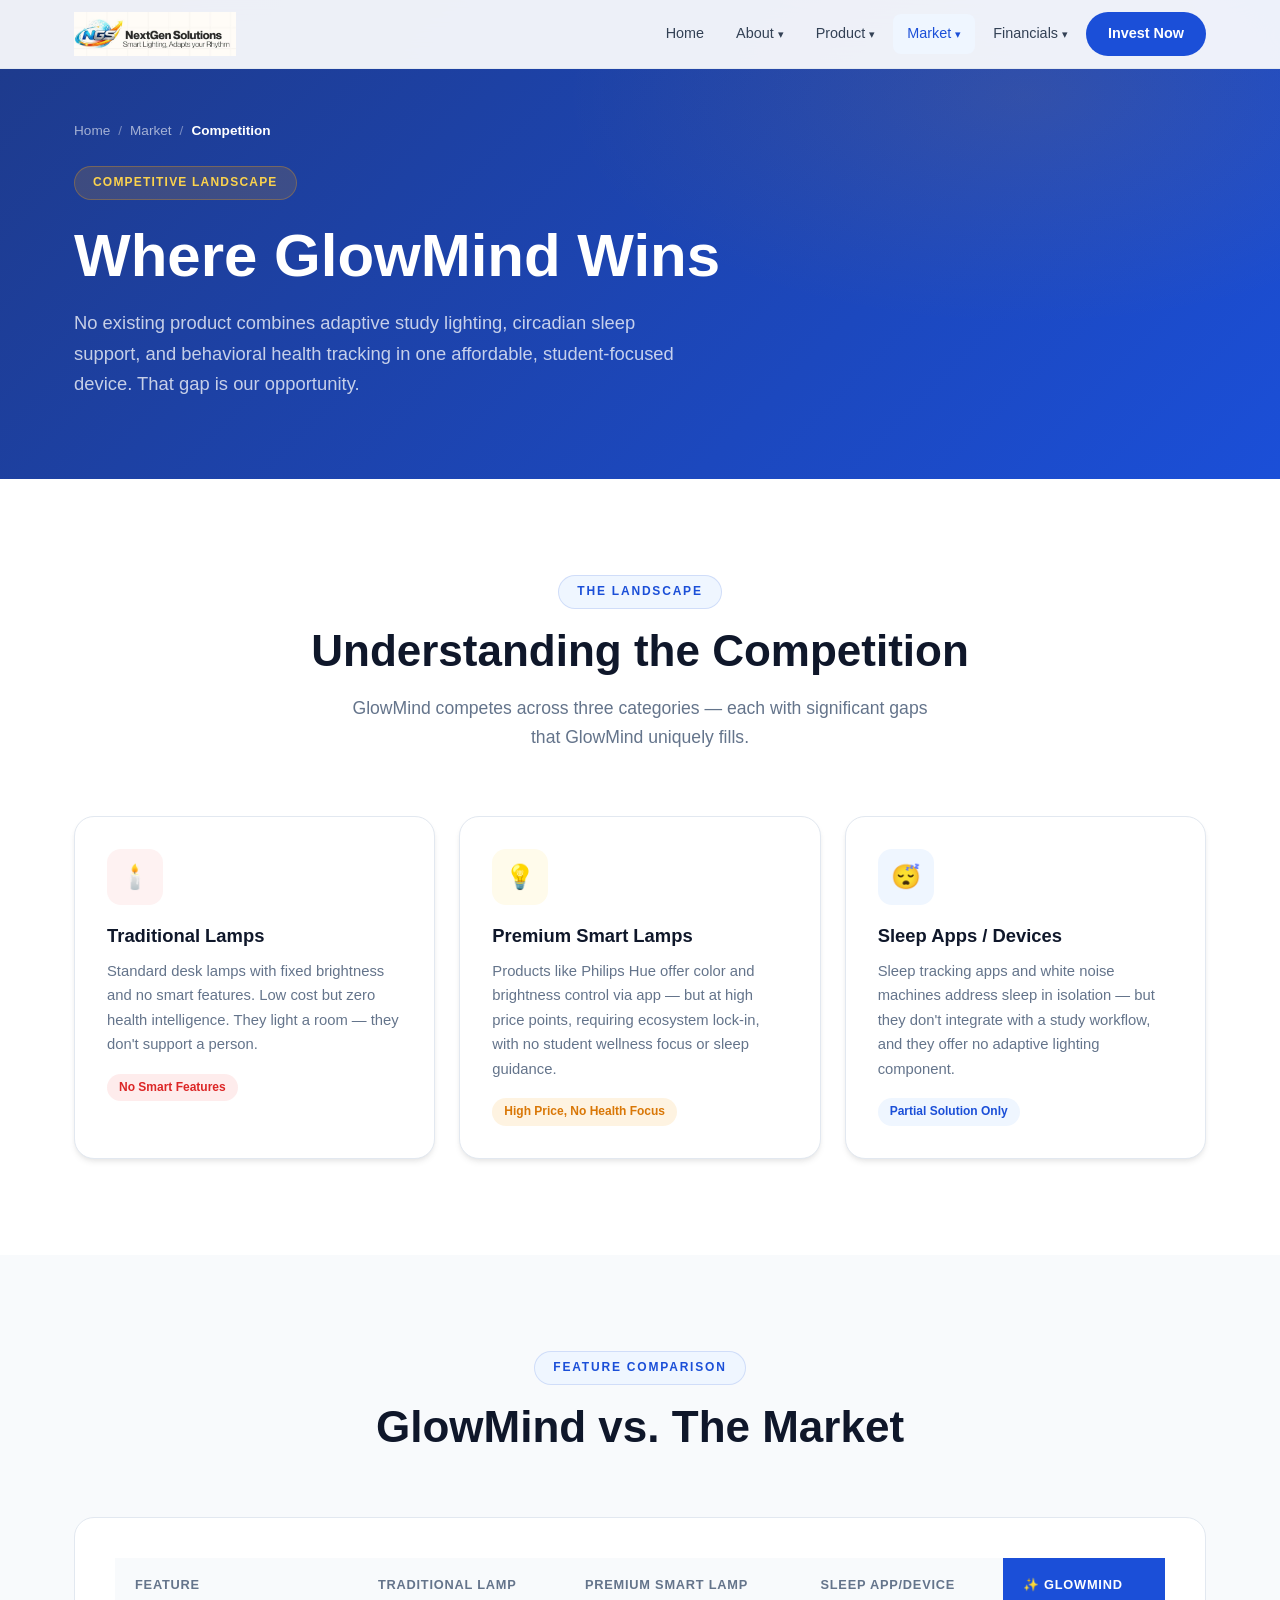
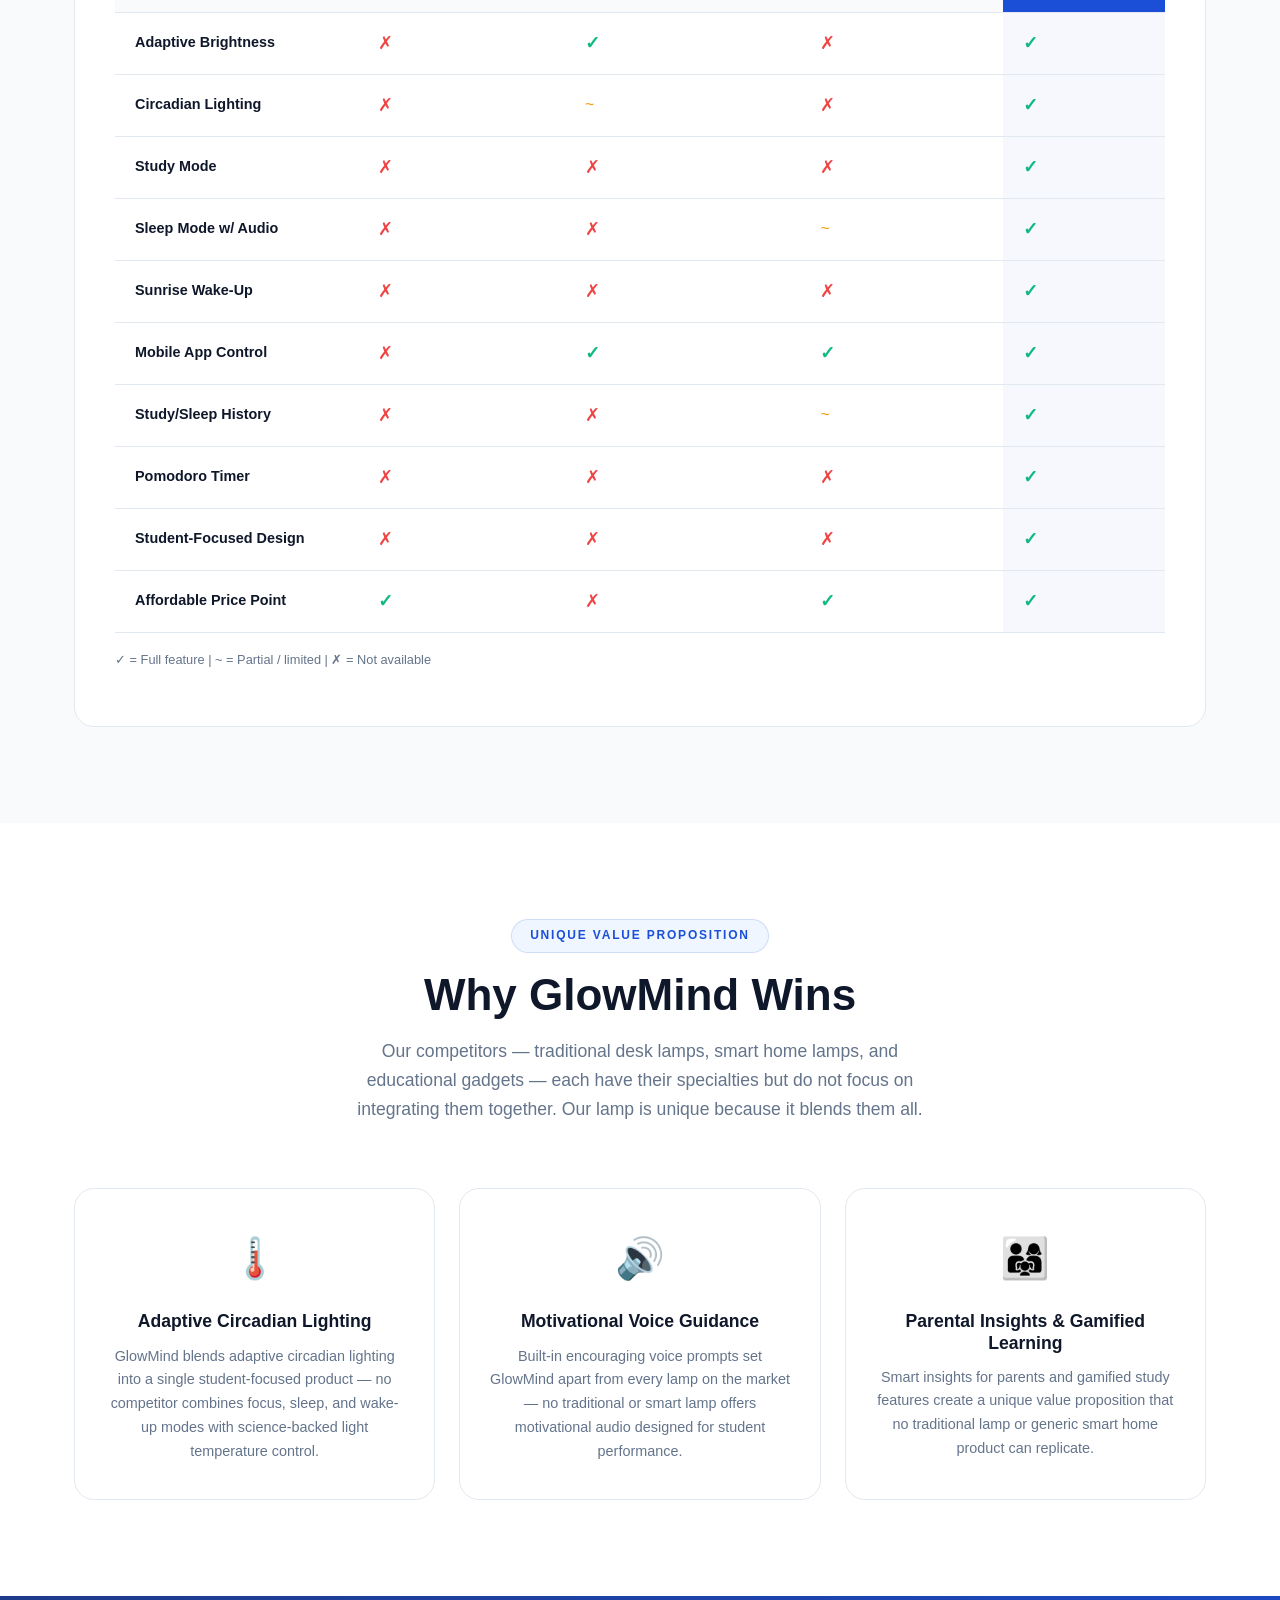
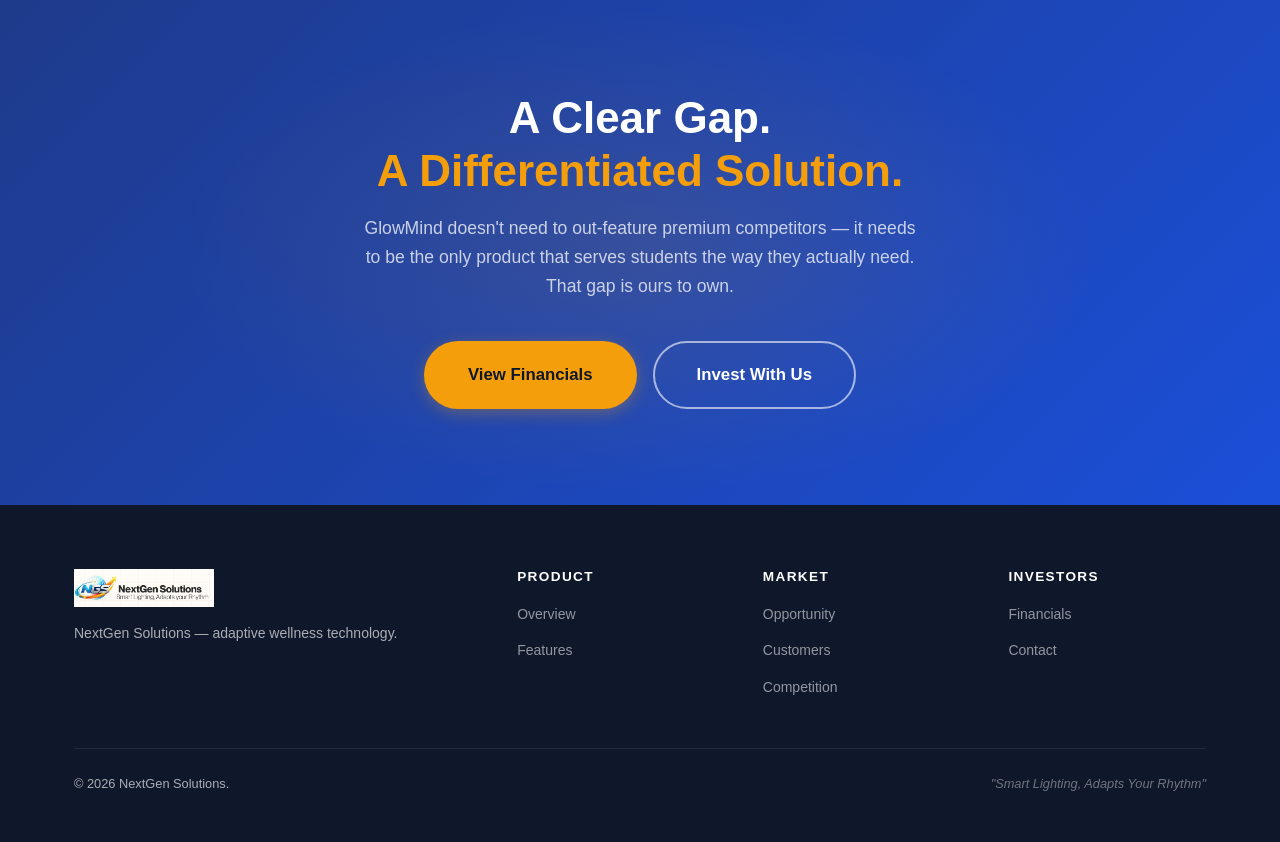
<file: market/competition.html>
<!DOCTYPE html>
<html lang="en">
<head>
 <meta charset="UTF-8" />
 <meta name="viewport" content="width=device-width, initial-scale=1.0" />
 <link rel="icon" type="image/png" href="../assets/img/logo-small.png" />
 <title>Competition | GlowMind – NextGen Solutions</title>
 <link rel="stylesheet" href="../assets/css/styles.css" />
</head>
<body>

<nav class="nav">
 <div class="nav-inner">
 <a href="../index.html" class="nav-logo"><img src="../assets/img/logo.png" alt="NextGen Solutions – GlowMind" class="nav-logo-img" class="nav-logo-img" /></a>
 <ul class="nav-menu">
 <li class="nav-item"><a href="../index.html" class="nav-link">Home</a></li>
 <li class="nav-item"><a href="../about.html" class="nav-link" data-dropdown="true">About <span class="chevron">▾</span></a><div class="dropdown"><a href="../about.html">Company Overview</a><a href="../about/team.html">Our Team</a><a href="../about/vision-mission.html">Vision &amp; Mission</a></div></li>
 <li class="nav-item"><a href="../product.html" class="nav-link" data-dropdown="true">Product <span class="chevron">▾</span></a><div class="dropdown"><a href="../product.html">Product Overview</a><a href="../product/problem-solution.html">Problem &amp; Solution</a><a href="../product/features.html">Features</a></div></li>
 <li class="nav-item">
 <a href="../market.html" class="nav-link active" data-dropdown="true">Market <span class="chevron">▾</span></a>
 <div class="dropdown">
 <a href="../market.html">Market Opportunity</a>
 <a href="customers.html">Target Customers</a>
 <a href="competition.html">Competition</a>
 </div>
 </li>
 <li class="nav-item"><a href="../financials.html" class="nav-link" data-dropdown="true">Financials <span class="chevron">▾</span></a><div class="dropdown"><a href="../financials.html">Revenue</a><a href="../financials/traction.html">Traction</a><a href="../financials/funding.html">Funding</a></div></li>
 <li class="nav-item"><a href="../contact.html" class="nav-link nav-cta">Invest Now</a></li>
 </ul>
 <div class="nav-toggle"><span></span><span></span><span></span></div>
 </div>
</nav>

<section class="page-hero">
 <div class="container page-hero-inner">
 <div class="breadcrumb"><a href="../index.html">Home</a><span>/</span><a href="../market.html">Market</a><span>/</span><span class="current">Competition</span></div>
 <div class="eyebrow">Competitive Landscape</div>
 <h1>Where GlowMind Wins</h1>
 <p>No existing product combines adaptive study lighting, circadian sleep support, and behavioral health tracking in one affordable, student-focused device. That gap is our opportunity.</p>
 </div>
</section>

<!-- Competitive Overview -->
<section class="section">
 <div class="container">
 <div class="section-header reveal">
 <div class="eyebrow">The Landscape</div>
 <h2>Understanding the Competition</h2>
 <p>GlowMind competes across three categories — each with significant gaps that GlowMind uniquely fills.</p>
 </div>
 <div class="card-grid card-grid-3">
 <div class="card reveal">
 <div class="card-icon" style="background:#FEF2F2;font-size:1.5rem;">🕯️</div>
 <h3>Traditional Lamps</h3>
 <p>Standard desk lamps with fixed brightness and no smart features. Low cost but zero health intelligence. They light a room — they don't support a person.</p>
 <div style="margin-top:16px;"><span class="badge badge-red">No Smart Features</span></div>
 </div>
 <div class="card reveal delay-1">
 <div class="card-icon" style="background:#FFFBEB;font-size:1.5rem;">💡</div>
 <h3>Premium Smart Lamps</h3>
 <p>Products like Philips Hue offer color and brightness control via app — but at high price points, requiring ecosystem lock-in, with no student wellness focus or sleep guidance.</p>
 <div style="margin-top:16px;"><span class="badge badge-accent">High Price, No Health Focus</span></div>
 </div>
 <div class="card reveal delay-2">
 <div class="card-icon" style="background:#EFF6FF;font-size:1.5rem;">😴</div>
 <h3>Sleep Apps / Devices</h3>
 <p>Sleep tracking apps and white noise machines address sleep in isolation — but they don't integrate with a study workflow, and they offer no adaptive lighting component.</p>
 <div style="margin-top:16px;"><span class="badge badge-primary">Partial Solution Only</span></div>
 </div>
 </div>
 </div>
</section>

<!-- Comparison Table -->
<section class="section section-alt">
 <div class="container">
 <div class="section-header reveal">
 <div class="eyebrow">Feature Comparison</div>
 <h2>GlowMind vs. The Market</h2>
 </div>
 <div class="chart-container reveal">
 <table class="compare-table">
 <thead>
 <tr>
 <th>Feature</th>
 <th>Traditional Lamp</th>
 <th>Premium Smart Lamp</th>
 <th>Sleep App/Device</th>
 <th class="highlight-col">✨ GlowMind</th>
 </tr>
 </thead>
 <tbody>
 <tr>
 <td class="feature-col">Adaptive Brightness</td>
 <td class="cross">✗</td>
 <td class="check">✓</td>
 <td class="cross">✗</td>
 <td class="check highlight-col">✓</td>
 </tr>
 <tr>
 <td class="feature-col">Circadian Lighting</td>
 <td class="cross">✗</td>
 <td class="partial">~</td>
 <td class="cross">✗</td>
 <td class="check highlight-col">✓</td>
 </tr>
 <tr>
 <td class="feature-col">Study Mode</td>
 <td class="cross">✗</td>
 <td class="cross">✗</td>
 <td class="cross">✗</td>
 <td class="check highlight-col">✓</td>
 </tr>
 <tr>
 <td class="feature-col">Sleep Mode w/ Audio</td>
 <td class="cross">✗</td>
 <td class="cross">✗</td>
 <td class="partial">~</td>
 <td class="check highlight-col">✓</td>
 </tr>
 <tr>
 <td class="feature-col">Sunrise Wake-Up</td>
 <td class="cross">✗</td>
 <td class="cross">✗</td>
 <td class="cross">✗</td>
 <td class="check highlight-col">✓</td>
 </tr>
 <tr>
 <td class="feature-col">Mobile App Control</td>
 <td class="cross">✗</td>
 <td class="check">✓</td>
 <td class="check">✓</td>
 <td class="check highlight-col">✓</td>
 </tr>
 <tr>
 <td class="feature-col">Study/Sleep History</td>
 <td class="cross">✗</td>
 <td class="cross">✗</td>
 <td class="partial">~</td>
 <td class="check highlight-col">✓</td>
 </tr>
 <tr>
 <td class="feature-col">Pomodoro Timer</td>
 <td class="cross">✗</td>
 <td class="cross">✗</td>
 <td class="cross">✗</td>
 <td class="check highlight-col">✓</td>
 </tr>
 <tr>
 <td class="feature-col">Student-Focused Design</td>
 <td class="cross">✗</td>
 <td class="cross">✗</td>
 <td class="cross">✗</td>
 <td class="check highlight-col">✓</td>
 </tr>
 <tr>
 <td class="feature-col">Affordable Price Point</td>
 <td class="check">✓</td>
 <td class="cross">✗</td>
 <td class="check">✓</td>
 <td class="check highlight-col">✓</td>
 </tr>
 </tbody>
 </table>
 <p style="font-size:.8rem;color:var(--text-light);margin-top:16px;">✓ = Full feature | ~ = Partial / limited | ✗ = Not available</p>
 </div>
 </div>
</section>

<!-- Unique Value -->
<section class="section">
 <div class="container">
 <div class="section-header reveal">
 <div class="eyebrow">Unique Value Proposition</div>
 <h2>Why GlowMind Wins</h2>
 <p>Our competitors — traditional desk lamps, smart home lamps, and educational gadgets — each have their specialties but do not focus on integrating them together. Our lamp is unique because it blends them all.</p>
 </div>
 <div class="card-grid card-grid-3">
 <div class="feature-card reveal">
 <span class="icon">🌡️</span>
 <h3>Adaptive Circadian Lighting</h3>
 <p>GlowMind blends adaptive circadian lighting into a single student-focused product — no competitor combines focus, sleep, and wake-up modes with science-backed light temperature control.</p>
 </div>
 <div class="feature-card reveal delay-1">
 <span class="icon">🔊</span>
 <h3>Motivational Voice Guidance</h3>
 <p>Built-in encouraging voice prompts set GlowMind apart from every lamp on the market — no traditional or smart lamp offers motivational audio designed for student performance.</p>
 </div>
 <div class="feature-card reveal delay-2">
 <span class="icon">👨‍👩‍👧</span>
 <h3>Parental Insights &amp; Gamified Learning</h3>
 <p>Smart insights for parents and gamified study features create a unique value proposition that no traditional lamp or generic smart home product can replicate.</p>
 </div>
 </div>
 </div>
</section>

<section class="cta-section">
 <div class="container">
 <h2>A Clear Gap.<br /><span style="color:var(--accent)">A Differentiated Solution.</span></h2>
 <p>GlowMind doesn't need to out-feature premium competitors — it needs to be the only product that serves students the way they actually need. That gap is ours to own.</p>
 <div class="cta-buttons">
 <a href="../financials.html" class="btn btn-accent btn-lg">View Financials</a>
 <a href="../contact.html" class="btn btn-outline-white btn-lg">Invest With Us</a>
 </div>
 </div>
</section>

<footer class="footer">
 <div class="container">
 <div class="footer-grid">
 <div class="footer-brand"><img src="../assets/img/logo.png" alt="NextGen Solutions" class="footer-logo-img" /><p>NextGen Solutions — adaptive wellness technology.</p></div>
 <div class="footer-col"><h5>Product</h5><ul><li><a href="../product.html">Overview</a></li><li><a href="../product/features.html">Features</a></li></ul></div>
 <div class="footer-col"><h5>Market</h5><ul><li><a href="../market.html">Opportunity</a></li><li><a href="customers.html">Customers</a></li><li><a href="competition.html">Competition</a></li></ul></div>
 <div class="footer-col"><h5>Investors</h5><ul><li><a href="../financials.html">Financials</a></li><li><a href="../contact.html">Contact</a></li></ul></div>
 </div>
 <div class="footer-bottom"><p>&copy; 2026 NextGen Solutions.</p><p class="footer-tagline">"Smart Lighting, Adapts Your Rhythm"</p></div>
 </div>
</footer>

<script src="../assets/js/script.js"></script>
</body>
</html>
</file>
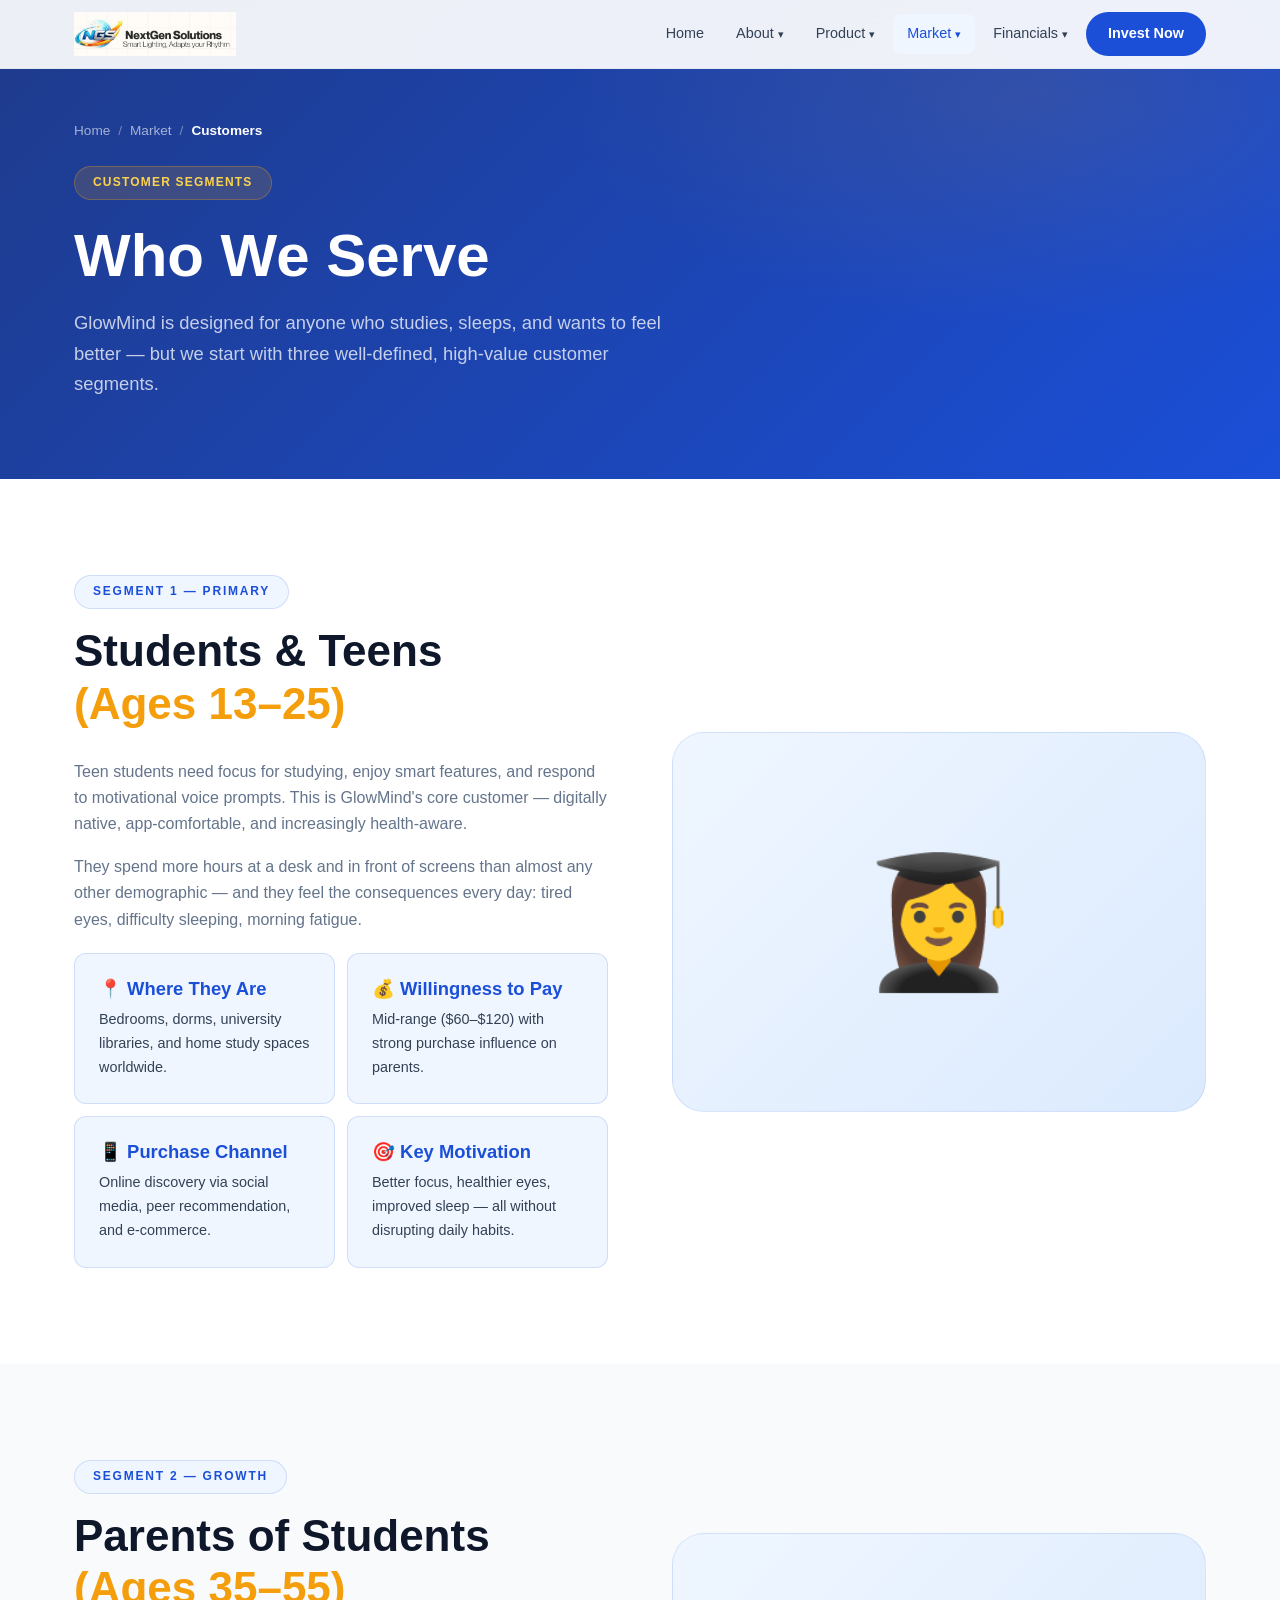
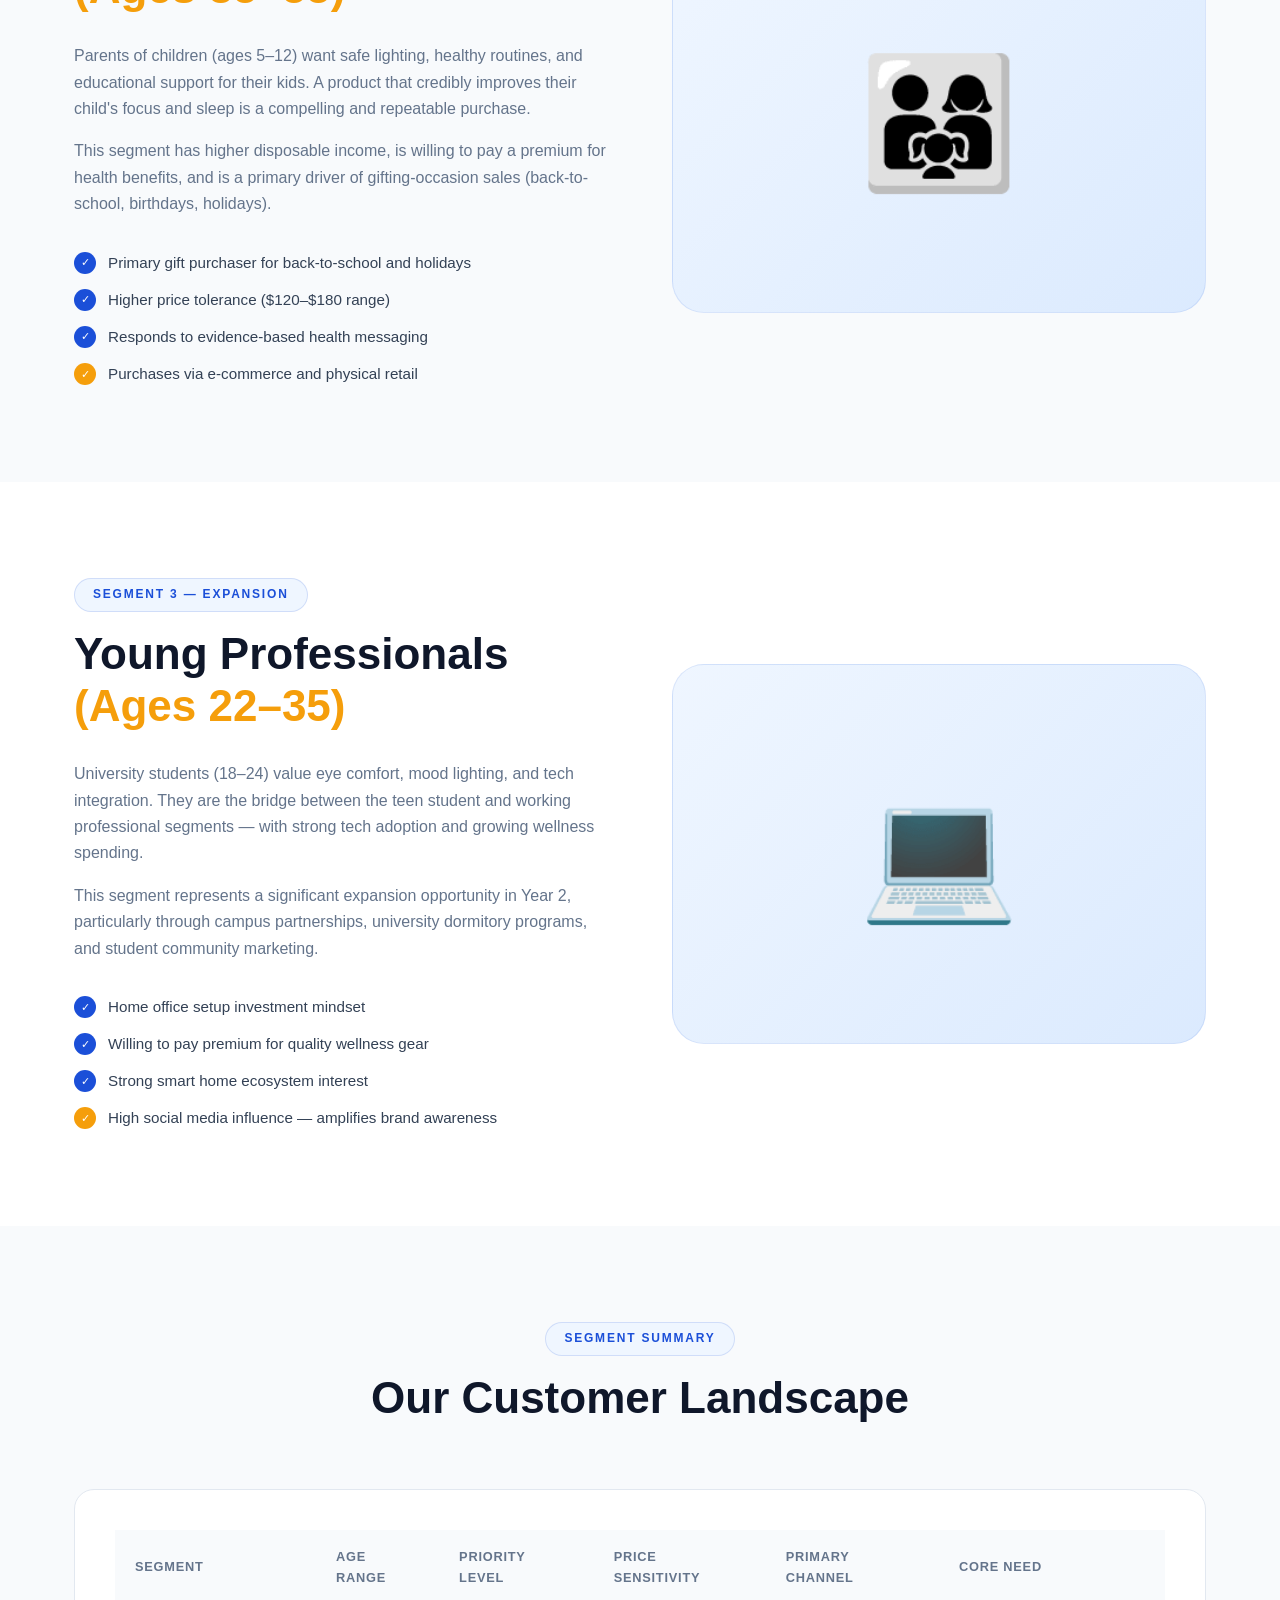
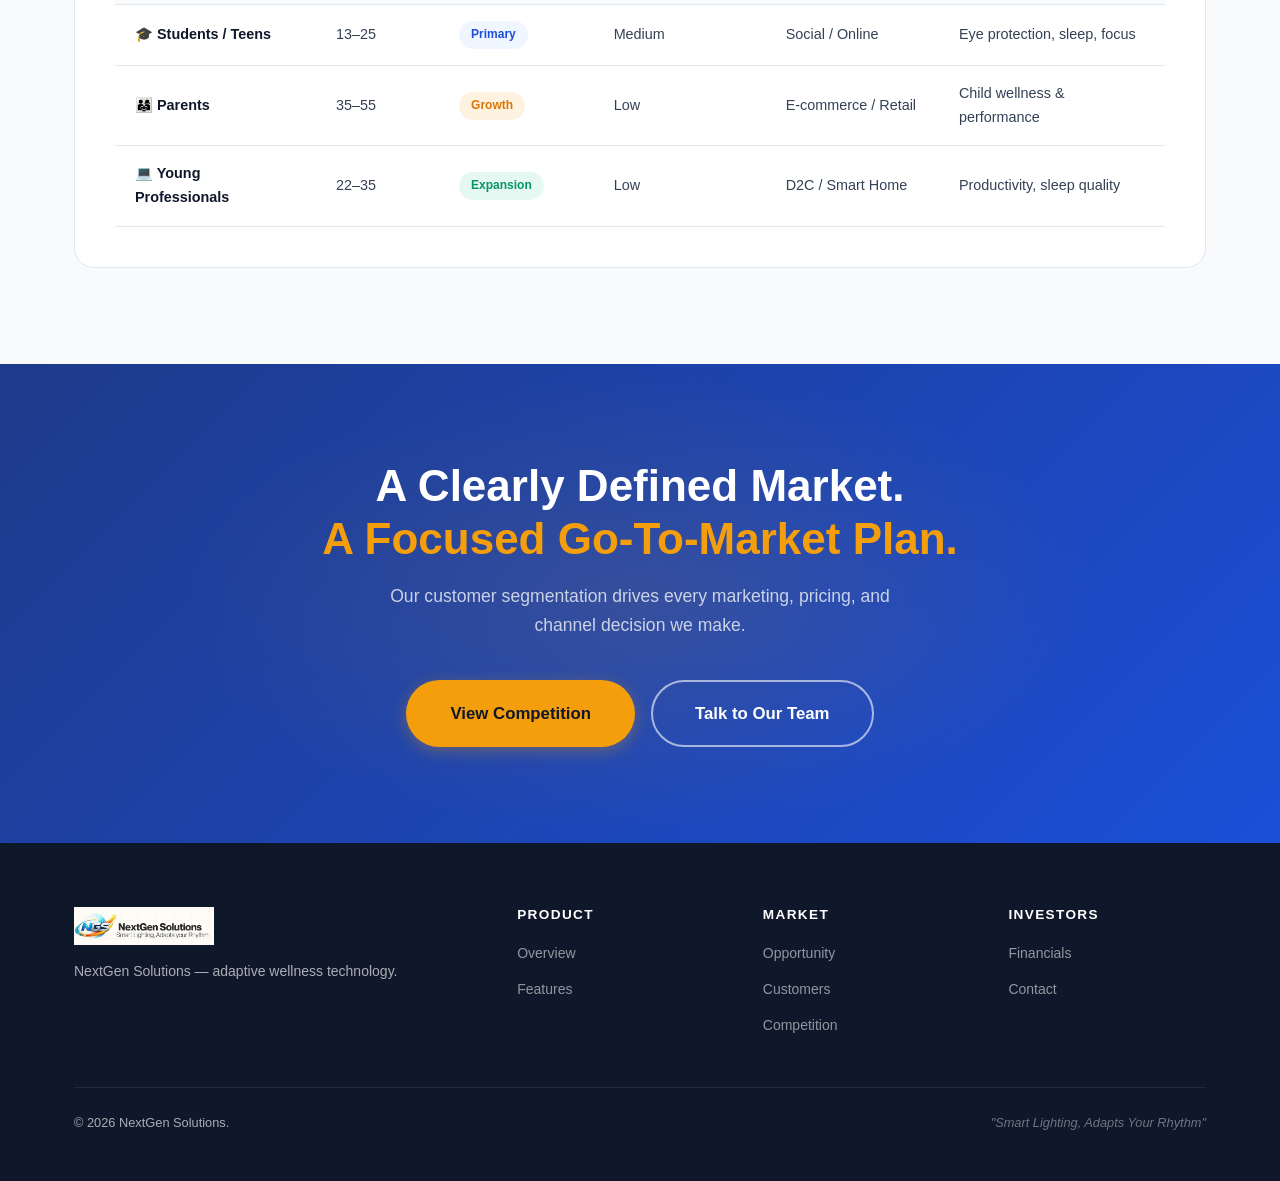
<file: market/customers.html>
<!DOCTYPE html>
<html lang="en">
<head>
 <meta charset="UTF-8" />
 <meta name="viewport" content="width=device-width, initial-scale=1.0" />
 <link rel="icon" type="image/png" href="../assets/img/logo-small.png" />
 <title>Target Customers | GlowMind – NextGen Solutions</title>
 <link rel="stylesheet" href="../assets/css/styles.css" />
</head>
<body>

<nav class="nav">
 <div class="nav-inner">
 <a href="../index.html" class="nav-logo"><img src="../assets/img/logo.png" alt="NextGen Solutions – GlowMind" class="nav-logo-img" class="nav-logo-img" /></a>
 <ul class="nav-menu">
 <li class="nav-item"><a href="../index.html" class="nav-link">Home</a></li>
 <li class="nav-item"><a href="../about.html" class="nav-link" data-dropdown="true">About <span class="chevron">▾</span></a><div class="dropdown"><a href="../about.html">Company Overview</a><a href="../about/team.html">Our Team</a><a href="../about/vision-mission.html">Vision &amp; Mission</a></div></li>
 <li class="nav-item"><a href="../product.html" class="nav-link" data-dropdown="true">Product <span class="chevron">▾</span></a><div class="dropdown"><a href="../product.html">Product Overview</a><a href="../product/problem-solution.html">Problem &amp; Solution</a><a href="../product/features.html">Features</a></div></li>
 <li class="nav-item">
 <a href="../market.html" class="nav-link active" data-dropdown="true">Market <span class="chevron">▾</span></a>
 <div class="dropdown">
 <a href="../market.html">Market Opportunity</a>
 <a href="customers.html">Target Customers</a>
 <a href="competition.html">Competition</a>
 </div>
 </li>
 <li class="nav-item"><a href="../financials.html" class="nav-link" data-dropdown="true">Financials <span class="chevron">▾</span></a><div class="dropdown"><a href="../financials.html">Revenue</a><a href="../financials/traction.html">Traction</a><a href="../financials/funding.html">Funding</a></div></li>
 <li class="nav-item"><a href="../contact.html" class="nav-link nav-cta">Invest Now</a></li>
 </ul>
 <div class="nav-toggle"><span></span><span></span><span></span></div>
 </div>
</nav>

<section class="page-hero">
 <div class="container page-hero-inner">
 <div class="breadcrumb"><a href="../index.html">Home</a><span>/</span><a href="../market.html">Market</a><span>/</span><span class="current">Customers</span></div>
 <div class="eyebrow">Customer Segments</div>
 <h1>Who We Serve</h1>
 <p>GlowMind is designed for anyone who studies, sleeps, and wants to feel better — but we start with three well-defined, high-value customer segments.</p>
 </div>
</section>

<!-- Segment 1: Students -->
<section class="section">
 <div class="container">
 <div class="two-col">
 <div class="two-col-content reveal">
 <div class="section-header" style="text-align:left;margin-bottom:28px;">
 <div class="eyebrow">Segment 1 — Primary</div>
 <h2>Students &amp; Teens<br /><span class="text-accent">(Ages 13–25)</span></h2>
 </div>
 <p>Teen students need focus for studying, enjoy smart features, and respond to motivational voice prompts. This is GlowMind's core customer — digitally native, app-comfortable, and increasingly health-aware.</p>
 <p>They spend more hours at a desk and in front of screens than almost any other demographic — and they feel the consequences every day: tired eyes, difficulty sleeping, morning fatigue.</p>
 <div class="card-grid" style="grid-template-columns:1fr 1fr;gap:12px;margin-top:20px;">
 <div class="info-box" style="margin-bottom:0;"><h4>📍 Where They Are</h4><p>Bedrooms, dorms, university libraries, and home study spaces worldwide.</p></div>
 <div class="info-box" style="margin-bottom:0;"><h4>💰 Willingness to Pay</h4><p>Mid-range ($60–$120) with strong purchase influence on parents.</p></div>
 <div class="info-box" style="margin-bottom:0;"><h4>📱 Purchase Channel</h4><p>Online discovery via social media, peer recommendation, and e-commerce.</p></div>
 <div class="info-box" style="margin-bottom:0;"><h4>🎯 Key Motivation</h4><p>Better focus, healthier eyes, improved sleep — all without disrupting daily habits.</p></div>
 </div>
 </div>
 <div class="two-col-visual reveal delay-1">👩‍🎓</div>
 </div>
 </div>
</section>

<!-- Segment 2: Parents -->
<section class="section section-alt">
 <div class="container">
 <div class="two-col reverse">
 <div class="two-col-visual reveal">👨‍👩‍👧</div>
 <div class="two-col-content reveal delay-1">
 <div class="section-header" style="text-align:left;margin-bottom:28px;">
 <div class="eyebrow">Segment 2 — Growth</div>
 <h2>Parents of Students<br /><span class="text-accent">(Ages 35–55)</span></h2>
 </div>
 <p>Parents of children (ages 5–12) want safe lighting, healthy routines, and educational support for their kids. A product that credibly improves their child's focus and sleep is a compelling and repeatable purchase.</p>
 <p>This segment has higher disposable income, is willing to pay a premium for health benefits, and is a primary driver of gifting-occasion sales (back-to-school, birthdays, holidays).</p>
 <div class="checklist mt-8">
 <div class="checklist-item"><div class="ci-icon">✓</div><span>Primary gift purchaser for back-to-school and holidays</span></div>
 <div class="checklist-item"><div class="ci-icon">✓</div><span>Higher price tolerance ($120–$180 range)</span></div>
 <div class="checklist-item"><div class="ci-icon">✓</div><span>Responds to evidence-based health messaging</span></div>
 <div class="checklist-item accent"><div class="ci-icon">✓</div><span>Purchases via e-commerce and physical retail</span></div>
 </div>
 </div>
 </div>
 </div>
</section>

<!-- Segment 3: Young Professionals -->
<section class="section">
 <div class="container">
 <div class="two-col">
 <div class="two-col-content reveal">
 <div class="section-header" style="text-align:left;margin-bottom:28px;">
 <div class="eyebrow">Segment 3 — Expansion</div>
 <h2>Young Professionals<br /><span class="text-accent">(Ages 22–35)</span></h2>
 </div>
 <p>University students (18–24) value eye comfort, mood lighting, and tech integration. They are the bridge between the teen student and working professional segments — with strong tech adoption and growing wellness spending.</p>
 <p>This segment represents a significant expansion opportunity in Year 2, particularly through campus partnerships, university dormitory programs, and student community marketing.</p>
 <div class="checklist mt-8">
 <div class="checklist-item"><div class="ci-icon">✓</div><span>Home office setup investment mindset</span></div>
 <div class="checklist-item"><div class="ci-icon">✓</div><span>Willing to pay premium for quality wellness gear</span></div>
 <div class="checklist-item"><div class="ci-icon">✓</div><span>Strong smart home ecosystem interest</span></div>
 <div class="checklist-item accent"><div class="ci-icon">✓</div><span>High social media influence — amplifies brand awareness</span></div>
 </div>
 </div>
 <div class="two-col-visual reveal delay-1">💻</div>
 </div>
 </div>
</section>

<!-- Persona Summary -->
<section class="section section-alt">
 <div class="container">
 <div class="section-header reveal">
 <div class="eyebrow">Segment Summary</div>
 <h2>Our Customer Landscape</h2>
 </div>
 <div class="chart-container reveal">
 <table class="compare-table">
 <thead>
 <tr>
 <th>Segment</th>
 <th>Age Range</th>
 <th>Priority Level</th>
 <th>Price Sensitivity</th>
 <th>Primary Channel</th>
 <th>Core Need</th>
 </tr>
 </thead>
 <tbody>
 <tr>
 <td class="feature-col">🎓 Students / Teens</td>
 <td>13–25</td>
 <td><span class="badge badge-primary">Primary</span></td>
 <td>Medium</td>
 <td>Social / Online</td>
 <td>Eye protection, sleep, focus</td>
 </tr>
 <tr>
 <td class="feature-col">👨‍👩‍👧 Parents</td>
 <td>35–55</td>
 <td><span class="badge badge-accent">Growth</span></td>
 <td>Low</td>
 <td>E-commerce / Retail</td>
 <td>Child wellness &amp; performance</td>
 </tr>
 <tr>
 <td class="feature-col">💻 Young Professionals</td>
 <td>22–35</td>
 <td><span class="badge badge-green">Expansion</span></td>
 <td>Low</td>
 <td>D2C / Smart Home</td>
 <td>Productivity, sleep quality</td>
 </tr>
 </tbody>
 </table>
 </div>
 </div>
</section>

<section class="cta-section">
 <div class="container">
 <h2>A Clearly Defined Market.<br /><span style="color:var(--accent)">A Focused Go-To-Market Plan.</span></h2>
 <p>Our customer segmentation drives every marketing, pricing, and channel decision we make.</p>
 <div class="cta-buttons">
 <a href="competition.html" class="btn btn-accent btn-lg">View Competition</a>
 <a href="../contact.html" class="btn btn-outline-white btn-lg">Talk to Our Team</a>
 </div>
 </div>
</section>

<footer class="footer">
 <div class="container">
 <div class="footer-grid">
 <div class="footer-brand"><img src="../assets/img/logo.png" alt="NextGen Solutions" class="footer-logo-img" /><p>NextGen Solutions — adaptive wellness technology.</p></div>
 <div class="footer-col"><h5>Product</h5><ul><li><a href="../product.html">Overview</a></li><li><a href="../product/features.html">Features</a></li></ul></div>
 <div class="footer-col"><h5>Market</h5><ul><li><a href="../market.html">Opportunity</a></li><li><a href="customers.html">Customers</a></li><li><a href="competition.html">Competition</a></li></ul></div>
 <div class="footer-col"><h5>Investors</h5><ul><li><a href="../financials.html">Financials</a></li><li><a href="../contact.html">Contact</a></li></ul></div>
 </div>
 <div class="footer-bottom"><p>&copy; 2026 NextGen Solutions.</p><p class="footer-tagline">"Smart Lighting, Adapts Your Rhythm"</p></div>
 </div>
</footer>

<script src="../assets/js/script.js"></script>
</body>
</html>
</file>
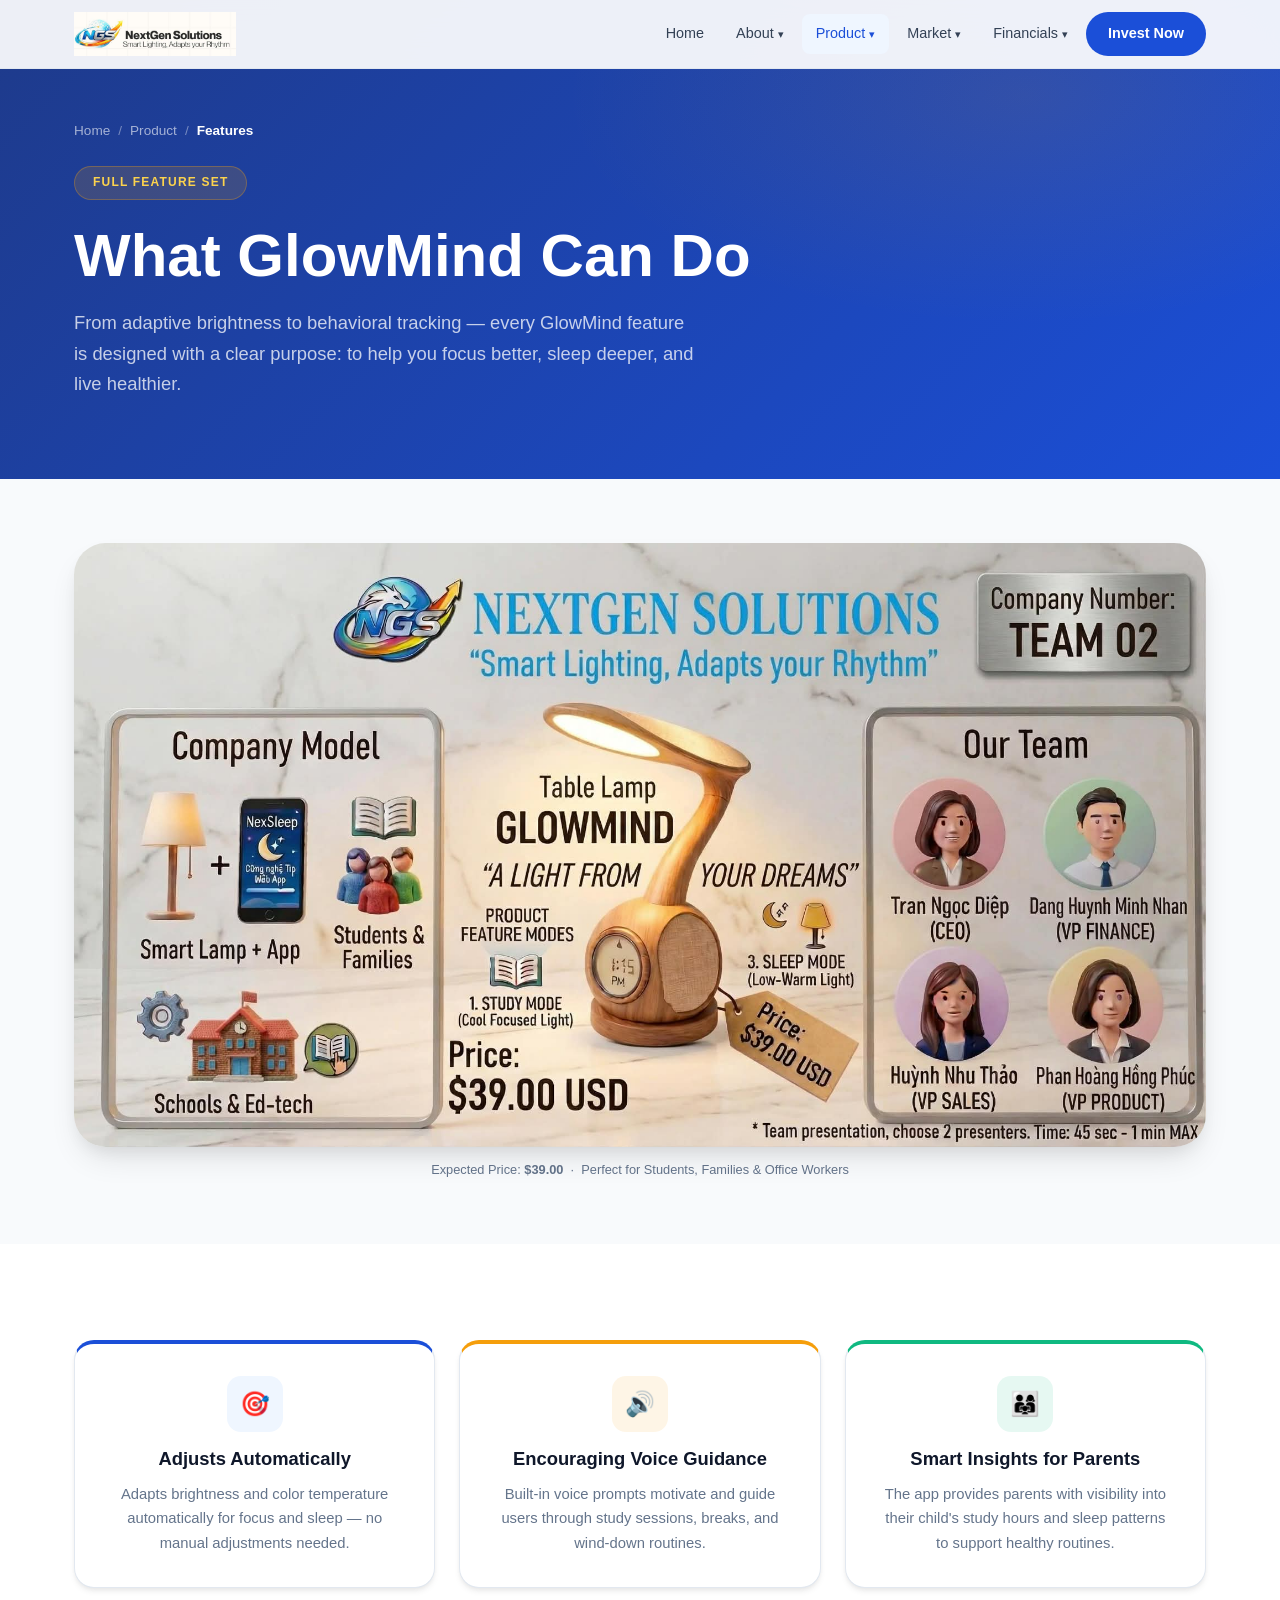
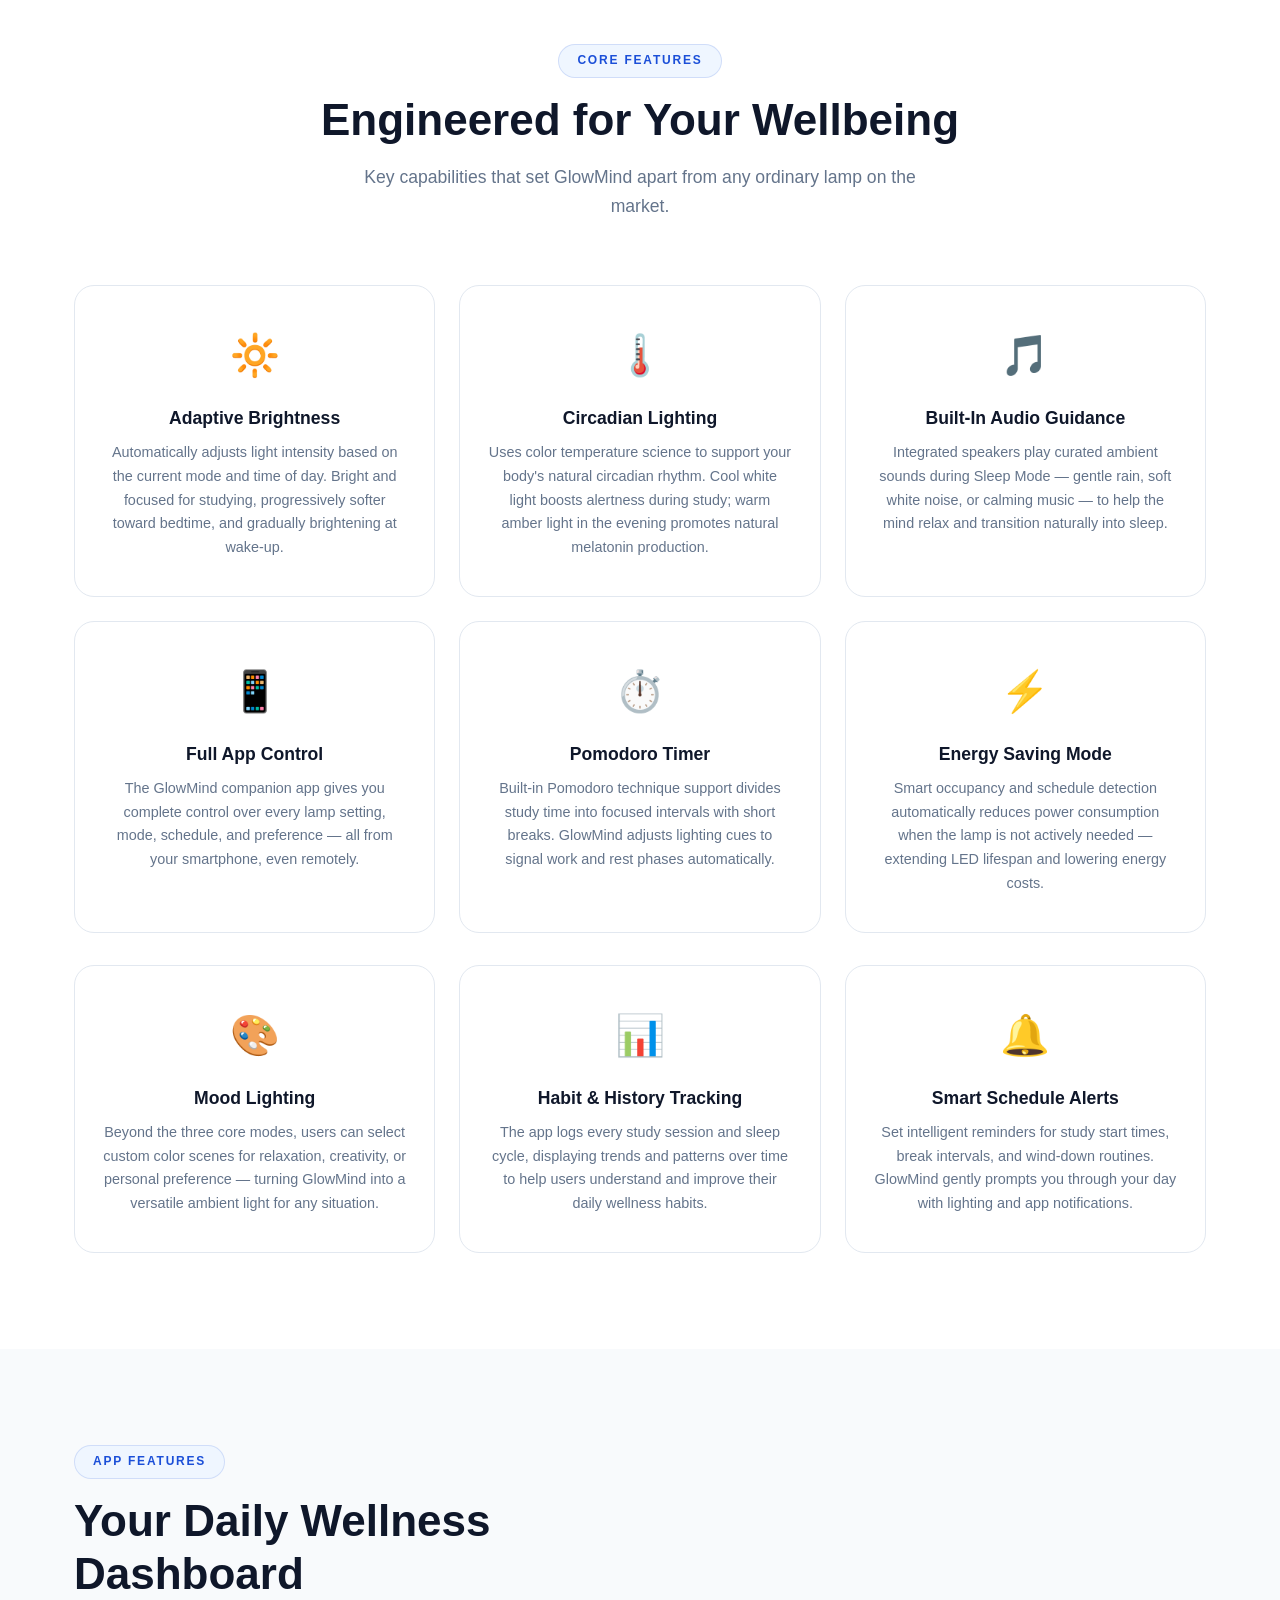
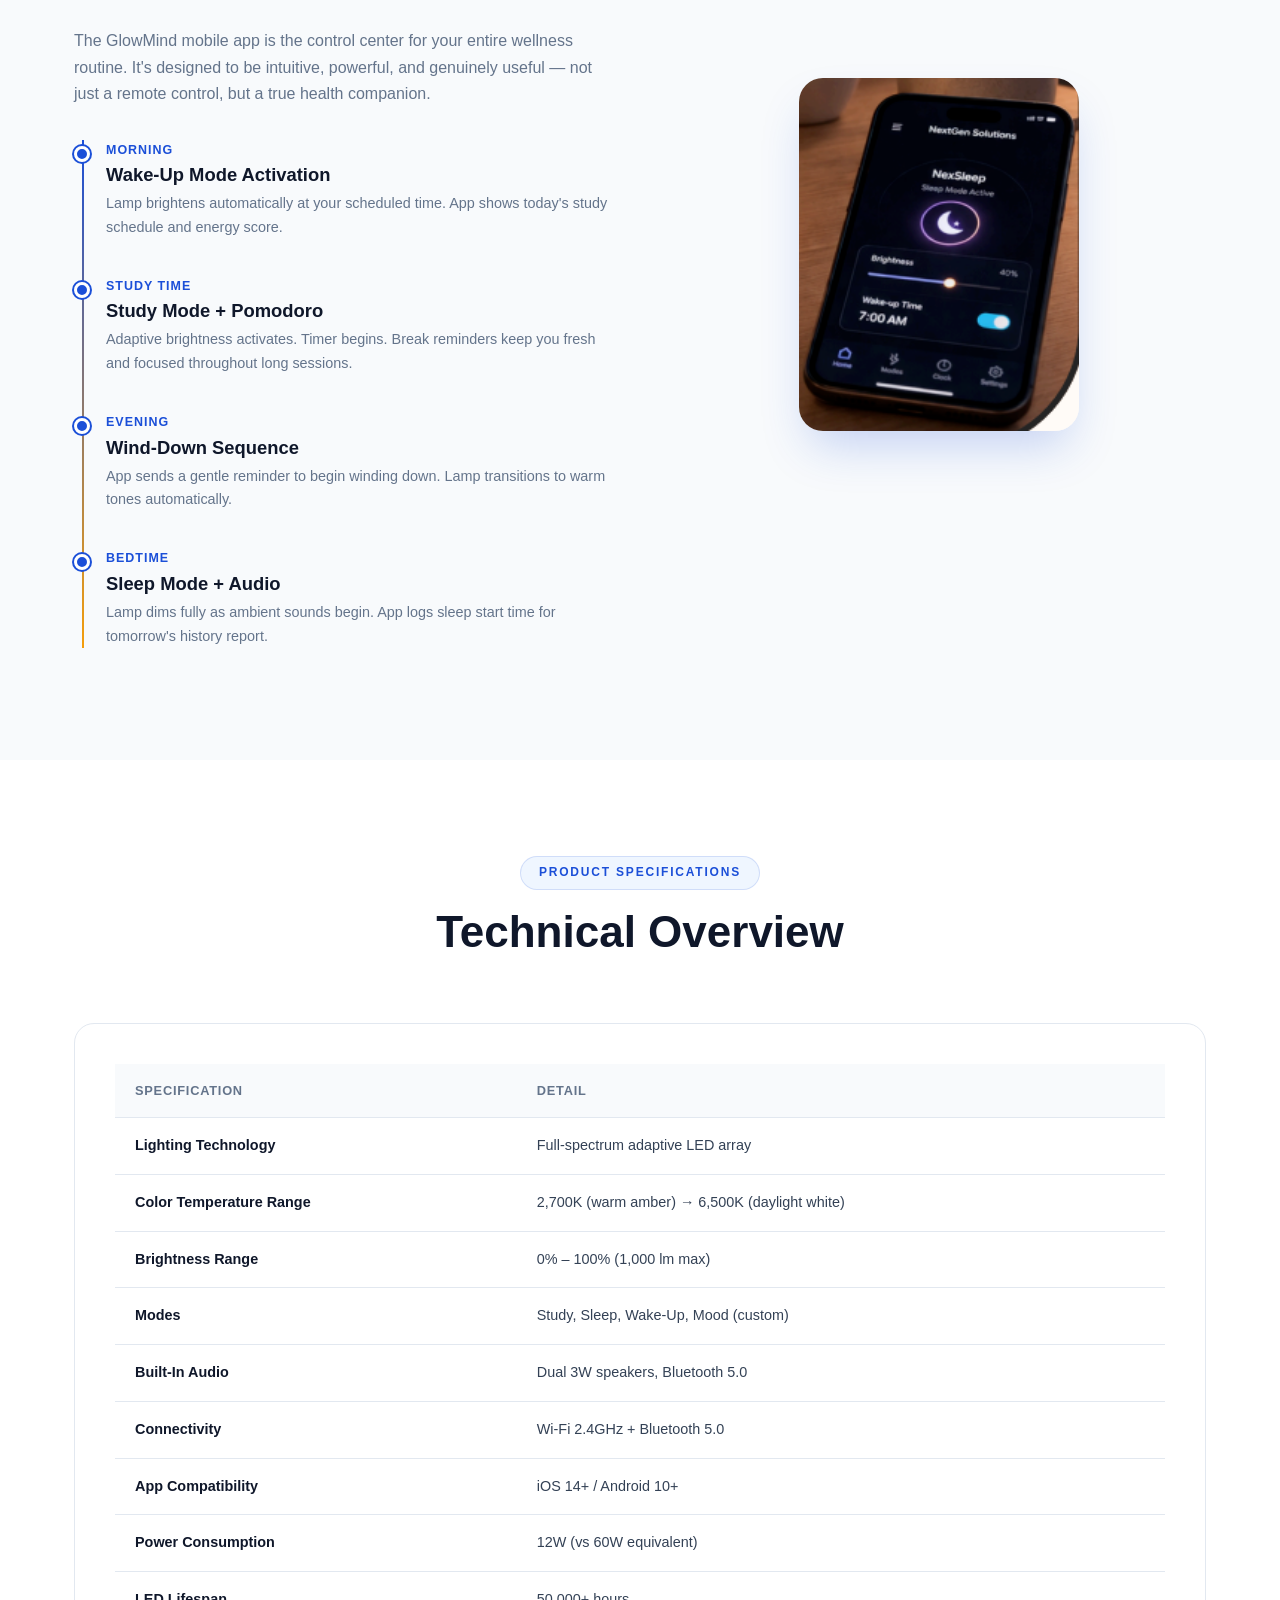
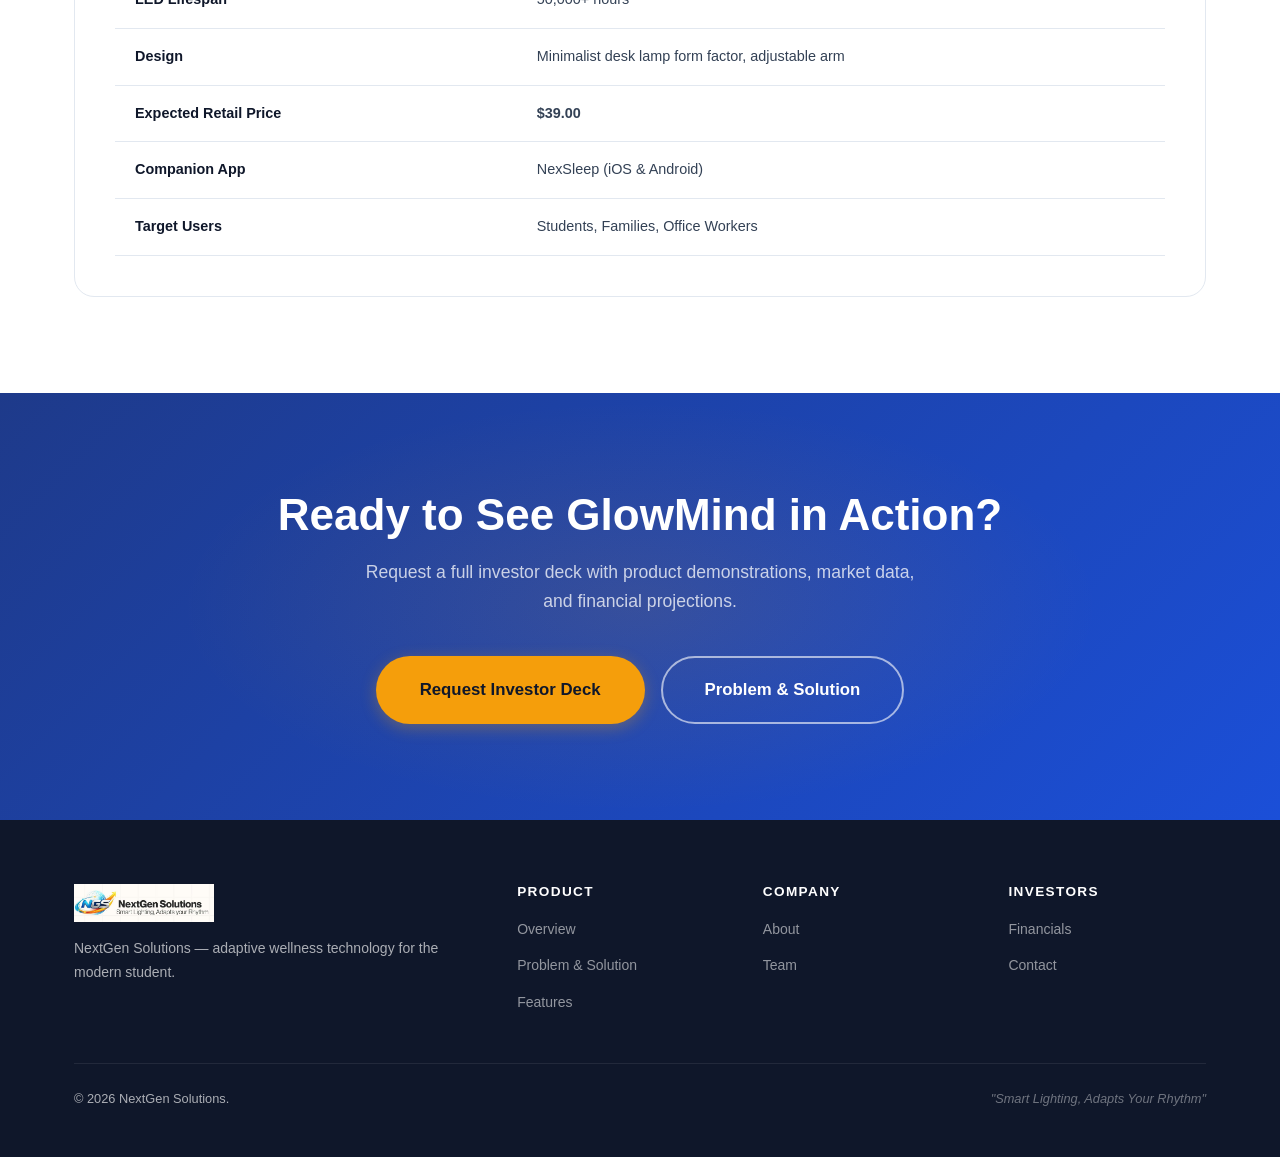
<file: product/features.html>
<!DOCTYPE html>
<html lang="en">

<head>
    <meta charset="UTF-8" />
    <meta name="viewport" content="width=device-width, initial-scale=1.0" />
    <link rel="icon" type="image/png" href="../assets/img/logo-small.png" />
    <title>Features | GlowMind – NextGen Solutions</title>
    <link rel="stylesheet" href="../assets/css/styles.css" />
</head>

<body>

    <nav class="nav">
        <div class="nav-inner">
            <a href="../index.html" class="nav-logo"><img src="../assets/img/logo.png"
                    alt="NextGen Solutions – GlowMind" class="nav-logo-img" class="nav-logo-img" /></a>
            <ul class="nav-menu">
                <li class="nav-item"><a href="../index.html" class="nav-link">Home</a></li>
                <li class="nav-item"><a href="../about.html" class="nav-link" data-dropdown="true">About <span
                            class="chevron">▾</span></a>
                    <div class="dropdown"><a href="../about.html">Company Overview</a><a href="../about/team.html">Our
                            Team</a><a href="../about/vision-mission.html">Vision &amp; Mission</a></div>
                </li>
                <li class="nav-item">
                    <a href="../product.html" class="nav-link active" data-dropdown="true">Product <span
                            class="chevron">▾</span></a>
                    <div class="dropdown">
                        <a href="../product.html">Product Overview</a>
                        <a href="problem-solution.html">Problem &amp; Solution</a>
                        <a href="features.html">Features</a>
                    </div>
                </li>
                <li class="nav-item"><a href="../market.html" class="nav-link" data-dropdown="true">Market <span
                            class="chevron">▾</span></a>
                    <div class="dropdown"><a href="../market.html">Market Opportunity</a><a
                            href="../market/customers.html">Customers</a><a
                            href="../market/competition.html">Competition</a></div>
                </li>
                <li class="nav-item"><a href="../financials.html" class="nav-link" data-dropdown="true">Financials <span
                            class="chevron">▾</span></a>
                    <div class="dropdown"><a href="../financials.html">Revenue</a><a
                            href="../financials/traction.html">Traction</a><a
                            href="../financials/funding.html">Funding</a></div>
                </li>
                <li class="nav-item"><a href="../contact.html" class="nav-link nav-cta">Invest Now</a></li>
            </ul>
            <div class="nav-toggle"><span></span><span></span><span></span></div>
        </div>
    </nav>

    <section class="page-hero">
        <div class="container page-hero-inner">
            <div class="breadcrumb"><a href="../index.html">Home</a><span>/</span><a
                    href="../product.html">Product</a><span>/</span><span class="current">Features</span></div>
            <div class="eyebrow">Full Feature Set</div>
            <h1>What GlowMind Can Do</h1>
            <p>From adaptive brightness to behavioral tracking — every GlowMind feature is designed with a clear
                purpose: to help you focus better, sleep deeper, and live healthier.</p>
        </div>
    </section>

    <!-- Features Overview Banner -->
    <section class="section-sm" style="background:var(--bg);">
        <div class="container">
            <div class="reveal" style="border-radius:var(--radius-xl);overflow:hidden;box-shadow:var(--shadow-lg);">
                <img src="../assets/img/features.png" alt="GlowMind – Smart Sleep &amp; Study Lamp Feature Overview"
                    style="width:100%;display:block;" />
            </div>
            <p style="text-align:center;font-size:.8rem;color:var(--text-light);margin-top:12px;margin-bottom:0;">
                Expected Price: <strong>$39.00</strong> &nbsp;·&nbsp; Perfect for Students, Families &amp; Office
                Workers</p>
        </div>
    </section>

    <!-- Core Features Grid -->
    <section class="section">
        <div class="container">
            <!-- USPs from product -->
            <div class="card-grid card-grid-3" style="margin-bottom:56px;">
                <div class="card reveal" style="border-top:4px solid var(--primary);text-align:center;">
                    <div class="card-icon blue" style="margin:0 auto 16px;">🎯</div>
                    <h3>Adjusts Automatically</h3>
                    <p>Adapts brightness and color temperature automatically for focus and sleep — no manual adjustments
                        needed.</p>
                </div>
                <div class="card reveal delay-1" style="border-top:4px solid var(--accent);text-align:center;">
                    <div class="card-icon yellow" style="margin:0 auto 16px;">🔊</div>
                    <h3>Encouraging Voice Guidance</h3>
                    <p>Built-in voice prompts motivate and guide users through study sessions, breaks, and wind-down
                        routines.</p>
                </div>
                <div class="card reveal delay-2" style="border-top:4px solid #10B981;text-align:center;">
                    <div class="card-icon green" style="margin:0 auto 16px;">👨‍👩‍👧</div>
                    <h3>Smart Insights for Parents</h3>
                    <p>The app provides parents with visibility into their child's study hours and sleep patterns to
                        support healthy routines.</p>
                </div>
            </div>
            <div class="section-header reveal">
                <div class="eyebrow">Core Features</div>
                <h2>Engineered for Your Wellbeing</h2>
                <p>Key capabilities that set GlowMind apart from any ordinary lamp on the market.</p>
            </div>
            <div class="card-grid card-grid-3" style="margin-bottom:32px;">
                <div class="feature-card reveal">
                    <span class="icon">🔆</span>
                    <h3>Adaptive Brightness</h3>
                    <p>Automatically adjusts light intensity based on the current mode and time of day. Bright and
                        focused for studying, progressively softer toward bedtime, and gradually brightening at wake-up.
                    </p>
                </div>
                <div class="feature-card reveal delay-1">
                    <span class="icon">🌡️</span>
                    <h3>Circadian Lighting</h3>
                    <p>Uses color temperature science to support your body's natural circadian rhythm. Cool white light
                        boosts alertness during study; warm amber light in the evening promotes natural melatonin
                        production.</p>
                </div>
                <div class="feature-card reveal delay-2">
                    <span class="icon">🎵</span>
                    <h3>Built-In Audio Guidance</h3>
                    <p>Integrated speakers play curated ambient sounds during Sleep Mode — gentle rain, soft white
                        noise, or calming music — to help the mind relax and transition naturally into sleep.</p>
                </div>
                <div class="feature-card reveal">
                    <span class="icon">📱</span>
                    <h3>Full App Control</h3>
                    <p>The GlowMind companion app gives you complete control over every lamp setting, mode, schedule,
                        and preference — all from your smartphone, even remotely.</p>
                </div>
                <div class="feature-card reveal delay-1">
                    <span class="icon">⏱️</span>
                    <h3>Pomodoro Timer</h3>
                    <p>Built-in Pomodoro technique support divides study time into focused intervals with short breaks.
                        GlowMind adjusts lighting cues to signal work and rest phases automatically.</p>
                </div>
                <div class="feature-card reveal delay-2">
                    <span class="icon">⚡</span>
                    <h3>Energy Saving Mode</h3>
                    <p>Smart occupancy and schedule detection automatically reduces power consumption when the lamp is
                        not actively needed — extending LED lifespan and lowering energy costs.</p>
                </div>
            </div>
            <div class="card-grid card-grid-3">
                <div class="feature-card reveal">
                    <span class="icon">🎨</span>
                    <h3>Mood Lighting</h3>
                    <p>Beyond the three core modes, users can select custom color scenes for relaxation, creativity, or
                        personal preference — turning GlowMind into a versatile ambient light for any situation.</p>
                </div>
                <div class="feature-card reveal delay-1">
                    <span class="icon">📊</span>
                    <h3>Habit &amp; History Tracking</h3>
                    <p>The app logs every study session and sleep cycle, displaying trends and patterns over time to
                        help users understand and improve their daily wellness habits.</p>
                </div>
                <div class="feature-card reveal delay-2">
                    <span class="icon">🔔</span>
                    <h3>Smart Schedule Alerts</h3>
                    <p>Set intelligent reminders for study start times, break intervals, and wind-down routines.
                        GlowMind gently prompts you through your day with lighting and app notifications.</p>
                </div>
            </div>
        </div>
    </section>

    <!-- Feature Deep Dive: App -->
    <section class="section section-alt">
        <div class="container">
            <div class="two-col">
                <div class="two-col-content reveal">
                    <div class="section-header" style="text-align:left;margin-bottom:28px;">
                        <div class="eyebrow">App Features</div>
                        <h2>Your Daily Wellness Dashboard</h2>
                    </div>
                    <p>The GlowMind mobile app is the control center for your entire wellness routine. It's designed to
                        be intuitive, powerful, and genuinely useful — not just a remote control, but a true health
                        companion.</p>
                    <div class="timeline mt-8">
                        <div class="timeline-item">
                            <div class="timeline-date">Morning</div>
                            <h4>Wake-Up Mode Activation</h4>
                            <p>Lamp brightens automatically at your scheduled time. App shows today's study schedule and
                                energy score.</p>
                        </div>
                        <div class="timeline-item">
                            <div class="timeline-date">Study Time</div>
                            <h4>Study Mode + Pomodoro</h4>
                            <p>Adaptive brightness activates. Timer begins. Break reminders keep you fresh and focused
                                throughout long sessions.</p>
                        </div>
                        <div class="timeline-item">
                            <div class="timeline-date">Evening</div>
                            <h4>Wind-Down Sequence</h4>
                            <p>App sends a gentle reminder to begin winding down. Lamp transitions to warm tones
                                automatically.</p>
                        </div>
                        <div class="timeline-item">
                            <div class="timeline-date">Bedtime</div>
                            <h4>Sleep Mode + Audio</h4>
                            <p>Lamp dims fully as ambient sounds begin. App logs sleep start time for tomorrow's history
                                report.</p>
                        </div>
                    </div>
                </div>
                <div class="reveal delay-1" style="display:flex;justify-content:center;align-items:center;">
                    <img src="../assets/img/app.png" alt="GlowMind NexSleep App"
                        style="max-width:280px;width:100%;border-radius:24px;box-shadow:var(--shadow-xl);" />
                </div>
            </div>
        </div>
    </section>

    <!-- Spec Table -->
    <section class="section">
        <div class="container">
            <div class="section-header reveal">
                <div class="eyebrow">Product Specifications</div>
                <h2>Technical Overview</h2>
            </div>
            <div class="chart-container reveal">
                <table class="compare-table">
                    <thead>
                        <tr>
                            <th>Specification</th>
                            <th>Detail</th>
                        </tr>
                    </thead>
                    <tbody>
                        <tr>
                            <td class="feature-col">Lighting Technology</td>
                            <td>Full-spectrum adaptive LED array</td>
                        </tr>
                        <tr>
                            <td class="feature-col">Color Temperature Range</td>
                            <td>2,700K (warm amber) → 6,500K (daylight white)</td>
                        </tr>
                        <tr>
                            <td class="feature-col">Brightness Range</td>
                            <td>0% – 100% (1,000 lm max)</td>
                        </tr>
                        <tr>
                            <td class="feature-col">Modes</td>
                            <td>Study, Sleep, Wake-Up, Mood (custom)</td>
                        </tr>
                        <tr>
                            <td class="feature-col">Built-In Audio</td>
                            <td>Dual 3W speakers, Bluetooth 5.0</td>
                        </tr>
                        <tr>
                            <td class="feature-col">Connectivity</td>
                            <td>Wi-Fi 2.4GHz + Bluetooth 5.0</td>
                        </tr>
                        <tr>
                            <td class="feature-col">App Compatibility</td>
                            <td>iOS 14+ / Android 10+</td>
                        </tr>
                        <tr>
                            <td class="feature-col">Power Consumption</td>
                            <td>12W (vs 60W equivalent)</td>
                        </tr>
                        <tr>
                            <td class="feature-col">LED Lifespan</td>
                            <td>50,000+ hours</td>
                        </tr>
                        <tr>
                            <td class="feature-col">Design</td>
                            <td>Minimalist desk lamp form factor, adjustable arm</td>
                        </tr>
                        <tr>
                            <td class="feature-col">Expected Retail Price</td>
                            <td><strong>$39.00</strong></td>
                        </tr>
                        <tr>
                            <td class="feature-col">Companion App</td>
                            <td>NexSleep (iOS &amp; Android)</td>
                        </tr>
                        <tr>
                            <td class="feature-col">Target Users</td>
                            <td>Students, Families, Office Workers</td>
                        </tr>
                    </tbody>
                </table>
            </div>
        </div>
    </section>

    <section class="cta-section">
        <div class="container">
            <h2>Ready to See GlowMind in Action?</h2>
            <p>Request a full investor deck with product demonstrations, market data, and financial projections.</p>
            <div class="cta-buttons">
                <a href="../contact.html" class="btn btn-accent btn-lg">Request Investor Deck</a>
                <a href="problem-solution.html" class="btn btn-outline-white btn-lg">Problem &amp; Solution</a>
            </div>
        </div>
    </section>

    <footer class="footer">
        <div class="container">
            <div class="footer-grid">
                <div class="footer-brand"><img src="../assets/img/logo.png" alt="NextGen Solutions"
                        class="footer-logo-img" />
                    <p>NextGen Solutions — adaptive wellness technology for the modern student.</p>
                </div>
                <div class="footer-col">
                    <h5>Product</h5>
                    <ul>
                        <li><a href="../product.html">Overview</a></li>
                        <li><a href="problem-solution.html">Problem &amp; Solution</a></li>
                        <li><a href="features.html">Features</a></li>
                    </ul>
                </div>
                <div class="footer-col">
                    <h5>Company</h5>
                    <ul>
                        <li><a href="../about.html">About</a></li>
                        <li><a href="../about/team.html">Team</a></li>
                    </ul>
                </div>
                <div class="footer-col">
                    <h5>Investors</h5>
                    <ul>
                        <li><a href="../financials.html">Financials</a></li>
                        <li><a href="../contact.html">Contact</a></li>
                    </ul>
                </div>
            </div>
            <div class="footer-bottom">
                <p>&copy; 2026 NextGen Solutions.</p>
                <p class="footer-tagline">"Smart Lighting, Adapts Your Rhythm"</p>
            </div>
        </div>
    </footer>

    <script src="../assets/js/script.js"></script>
</body>

</html>
</file>
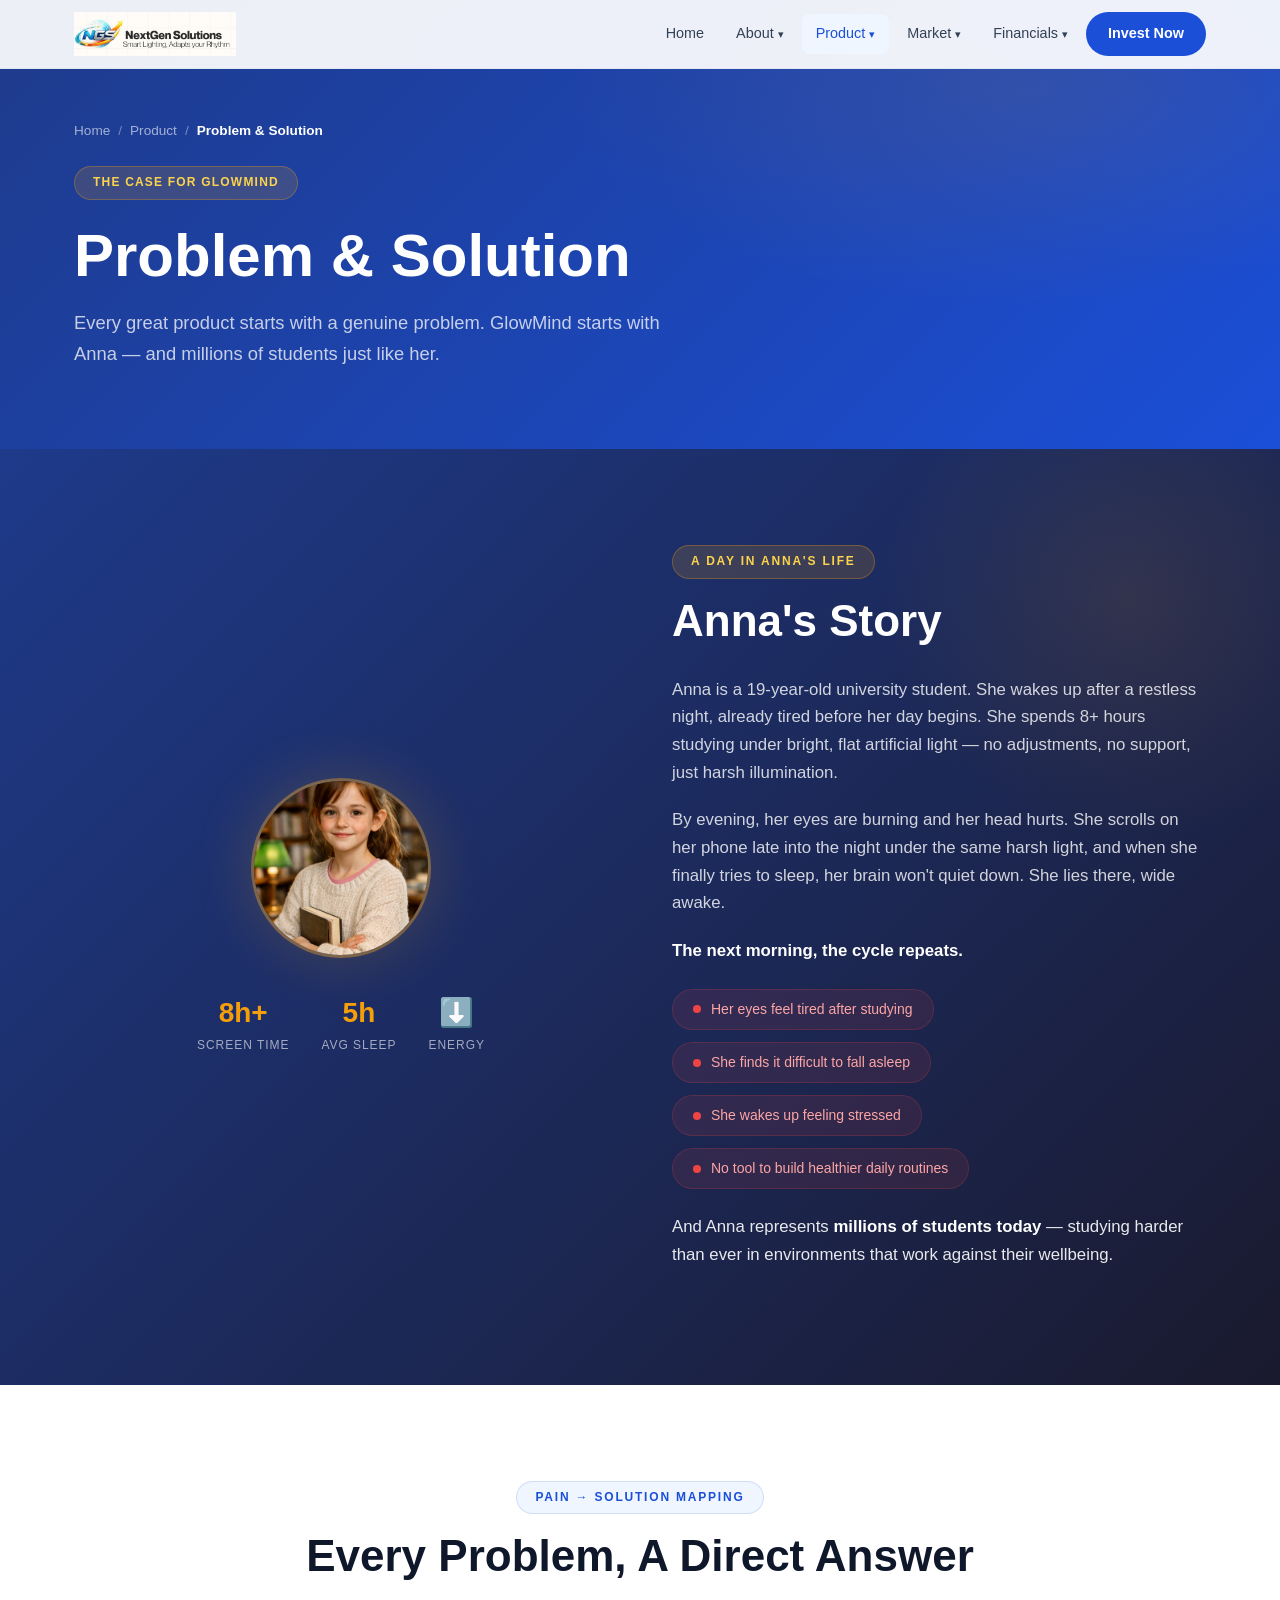
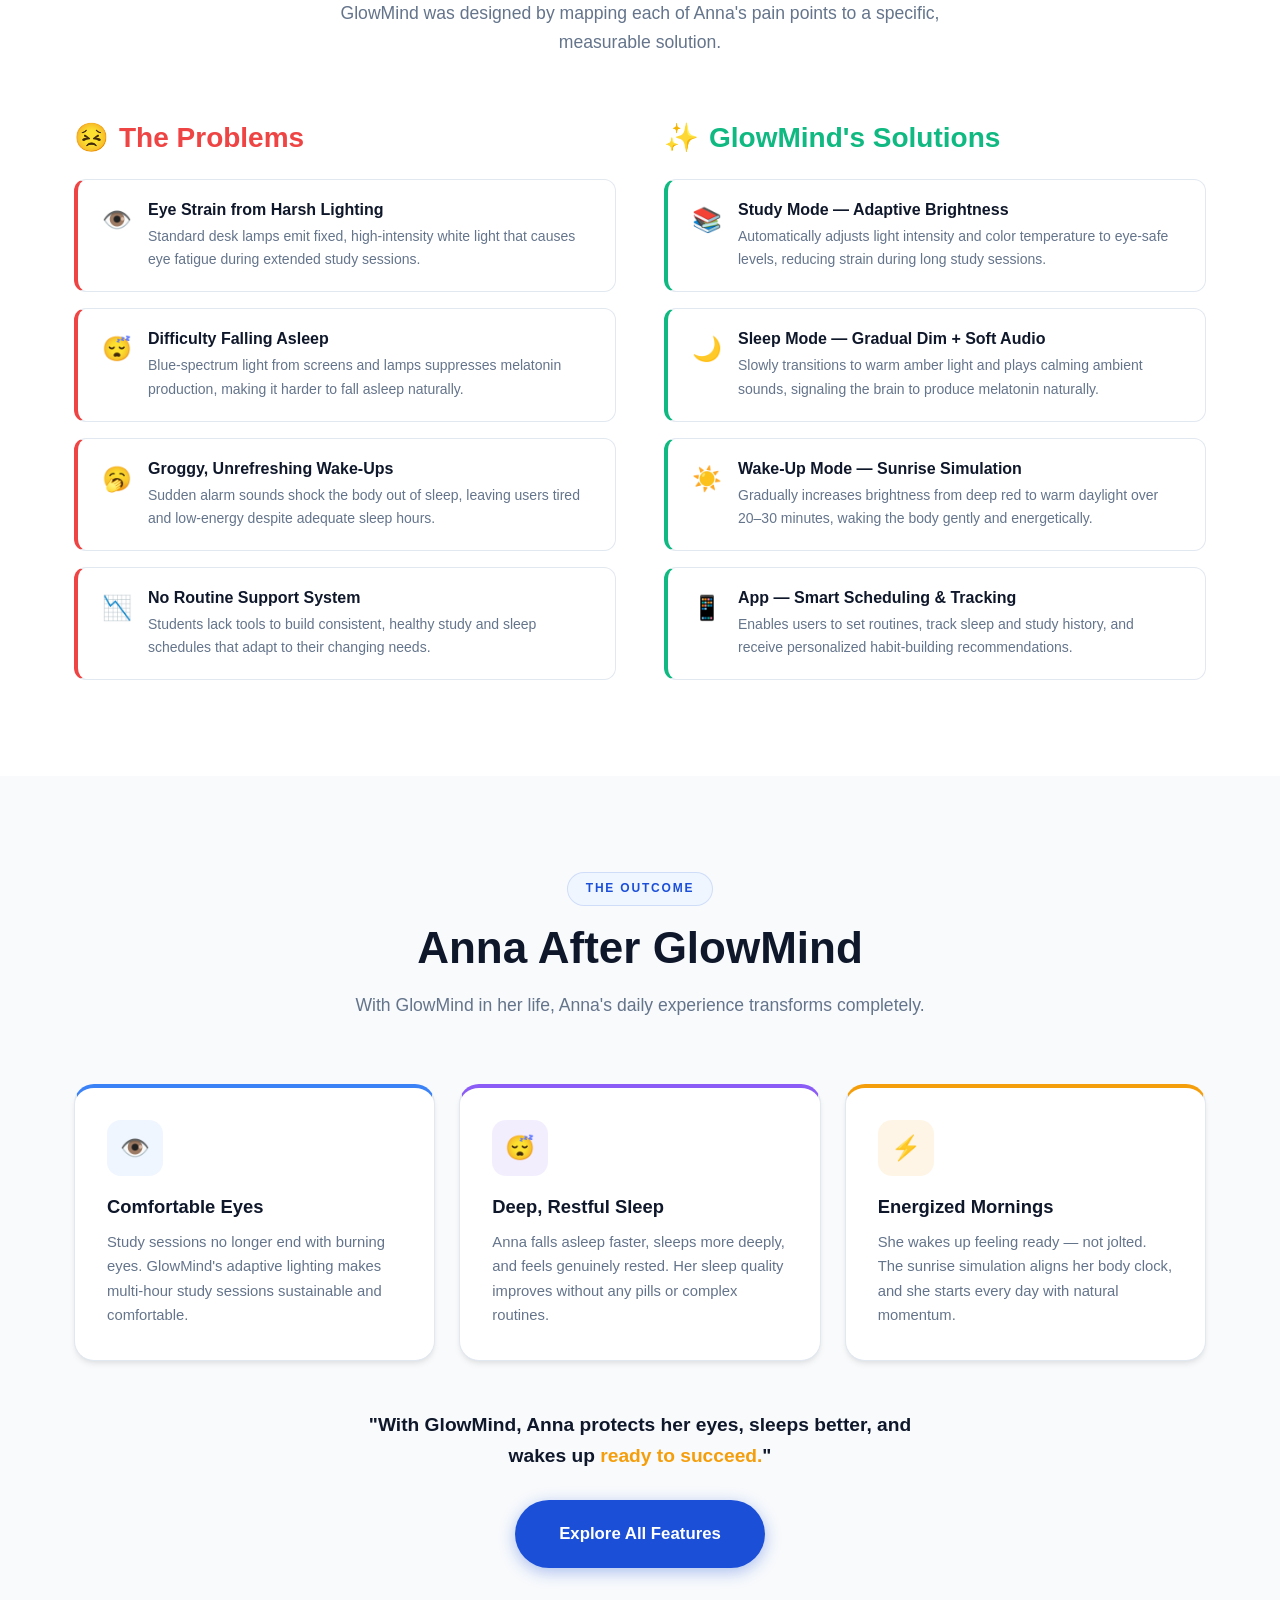
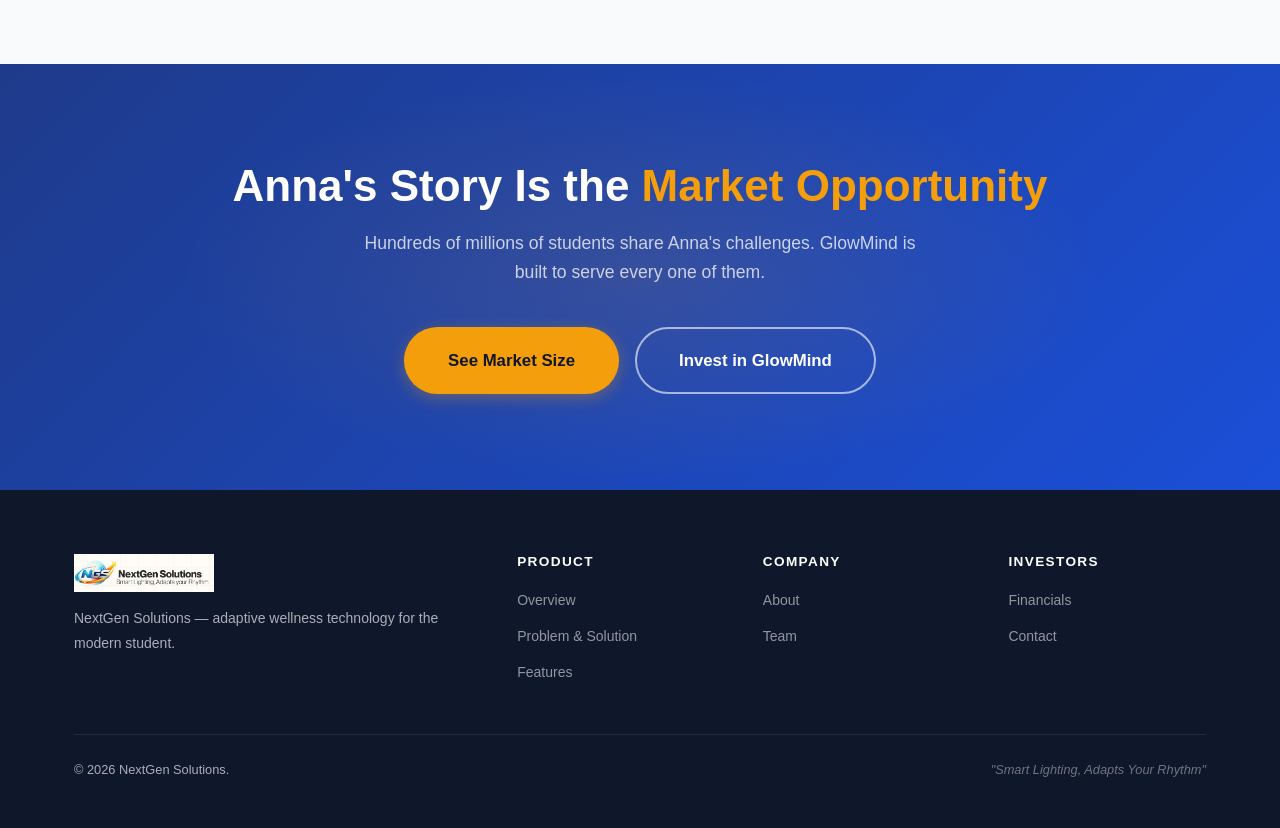
<file: product/problem-solution.html>
<!DOCTYPE html>
<html lang="en">
<head>
 <meta charset="UTF-8" />
 <meta name="viewport" content="width=device-width, initial-scale=1.0" />
 <link rel="icon" type="image/png" href="../assets/img/logo-small.png" />
 <title>Problem &amp; Solution | GlowMind – NextGen Solutions</title>
 <link rel="stylesheet" href="../assets/css/styles.css" />
</head>
<body>

<nav class="nav">
 <div class="nav-inner">
 <a href="../index.html" class="nav-logo"><img src="../assets/img/logo.png" alt="NextGen Solutions – GlowMind" class="nav-logo-img" class="nav-logo-img" /></a>
 <ul class="nav-menu">
 <li class="nav-item"><a href="../index.html" class="nav-link">Home</a></li>
 <li class="nav-item"><a href="../about.html" class="nav-link" data-dropdown="true">About <span class="chevron">▾</span></a><div class="dropdown"><a href="../about.html">Company Overview</a><a href="../about/team.html">Our Team</a><a href="../about/vision-mission.html">Vision &amp; Mission</a></div></li>
 <li class="nav-item">
 <a href="../product.html" class="nav-link active" data-dropdown="true">Product <span class="chevron">▾</span></a>
 <div class="dropdown">
 <a href="../product.html">Product Overview</a>
 <a href="problem-solution.html">Problem &amp; Solution</a>
 <a href="features.html">Features</a>
 </div>
 </li>
 <li class="nav-item"><a href="../market.html" class="nav-link" data-dropdown="true">Market <span class="chevron">▾</span></a><div class="dropdown"><a href="../market.html">Market Opportunity</a><a href="../market/customers.html">Customers</a><a href="../market/competition.html">Competition</a></div></li>
 <li class="nav-item"><a href="../financials.html" class="nav-link" data-dropdown="true">Financials <span class="chevron">▾</span></a><div class="dropdown"><a href="../financials.html">Revenue</a><a href="../financials/traction.html">Traction</a><a href="../financials/funding.html">Funding</a></div></li>
 <li class="nav-item"><a href="../contact.html" class="nav-link nav-cta">Invest Now</a></li>
 </ul>
 <div class="nav-toggle"><span></span><span></span><span></span></div>
 </div>
</nav>

<section class="page-hero">
 <div class="container page-hero-inner">
 <div class="breadcrumb"><a href="../index.html">Home</a><span>/</span><a href="../product.html">Product</a><span>/</span><span class="current">Problem &amp; Solution</span></div>
 <div class="eyebrow">The Case for GlowMind</div>
 <h1>Problem &amp; Solution</h1>
 <p>Every great product starts with a genuine problem. GlowMind starts with Anna — and millions of students just like her.</p>
 </div>
</section>

<!-- Anna Story Expanded -->
<section class="anna-section">
 <div class="container">
 <div class="anna-grid">
 <div class="anna-avatar reveal">
 <div class="avatar-circle" style="overflow:hidden;padding:0;">
 <img src="../assets/img/anna.png" alt="Anna – a student" style="width:100%;height:100%;object-fit:cover;" />
 </div>
 <div class="avatar-stats">
 <div class="avatar-stat"><div class="val">8h+</div><div class="lbl">Screen Time</div></div>
 <div class="avatar-stat"><div class="val">5h</div><div class="lbl">Avg Sleep</div></div>
 <div class="avatar-stat"><div class="val">⬇️</div><div class="lbl">Energy</div></div>
 </div>
 </div>
 <div class="anna-story reveal delay-1">
 <div class="section-header" style="text-align:left;margin-bottom:28px;">
 <div class="eyebrow" style="background:rgba(245,158,11,.15);border-color:rgba(245,158,11,.3);color:#FCD34D;">A Day in Anna's Life</div>
 <h2 style="color:white;">Anna's Story</h2>
 </div>
 <p>Anna is a 19-year-old university student. She wakes up after a restless night, already tired before her day begins. She spends 8+ hours studying under bright, flat artificial light — no adjustments, no support, just harsh illumination.</p>
 <p>By evening, her eyes are burning and her head hurts. She scrolls on her phone late into the night under the same harsh light, and when she finally tries to sleep, her brain won't quiet down. She lies there, wide awake.</p>
 <p style="color:white;font-weight:600;">The next morning, the cycle repeats.</p>
 <div class="anna-pain">
 <div class="pain-tag"><span class="dot"></span> Her eyes feel tired after studying</div>
 <div class="pain-tag"><span class="dot"></span> She finds it difficult to fall asleep</div>
 <div class="pain-tag"><span class="dot"></span> She wakes up feeling stressed</div>
 <div class="pain-tag"><span class="dot"></span> No tool to build healthier daily routines</div>
 </div>
 <p style="margin-top:20px;color:rgba(255,255,255,.9);">And Anna represents <strong style="color:white;">millions of students today</strong> — studying harder than ever in environments that work against their wellbeing.</p>
 </div>
 </div>
 </div>
</section>

<!-- Pain to Solution Mapping -->
<section class="section">
 <div class="container">
 <div class="section-header reveal">
 <div class="eyebrow">Pain → Solution Mapping</div>
 <h2>Every Problem, A Direct Answer</h2>
 <p>GlowMind was designed by mapping each of Anna's pain points to a specific, measurable solution.</p>
 </div>
 <div class="problem-grid">
 <div>
 <h3 style="color:#EF4444;margin-bottom:24px;display:flex;align-items:center;gap:10px;"><span>😣</span> The Problems</h3>
 <div class="problem-list">
 <div class="problem-item reveal">
 <span class="pi-icon">👁️</span>
 <div class="pi-content">
 <h4>Eye Strain from Harsh Lighting</h4>
 <p>Standard desk lamps emit fixed, high-intensity white light that causes eye fatigue during extended study sessions.</p>
 </div>
 </div>
 <div class="problem-item reveal delay-1">
 <span class="pi-icon">😴</span>
 <div class="pi-content">
 <h4>Difficulty Falling Asleep</h4>
 <p>Blue-spectrum light from screens and lamps suppresses melatonin production, making it harder to fall asleep naturally.</p>
 </div>
 </div>
 <div class="problem-item reveal delay-2">
 <span class="pi-icon">🥱</span>
 <div class="pi-content">
 <h4>Groggy, Unrefreshing Wake-Ups</h4>
 <p>Sudden alarm sounds shock the body out of sleep, leaving users tired and low-energy despite adequate sleep hours.</p>
 </div>
 </div>
 <div class="problem-item reveal delay-3">
 <span class="pi-icon">📉</span>
 <div class="pi-content">
 <h4>No Routine Support System</h4>
 <p>Students lack tools to build consistent, healthy study and sleep schedules that adapt to their changing needs.</p>
 </div>
 </div>
 </div>
 </div>
 <div>
 <h3 style="color:#10B981;margin-bottom:24px;display:flex;align-items:center;gap:10px;"><span>✨</span> GlowMind's Solutions</h3>
 <div class="solution-list">
 <div class="solution-item reveal">
 <span class="si-icon">📚</span>
 <div class="si-content">
 <h4>Study Mode — Adaptive Brightness</h4>
 <p>Automatically adjusts light intensity and color temperature to eye-safe levels, reducing strain during long study sessions.</p>
 </div>
 </div>
 <div class="solution-item reveal delay-1">
 <span class="si-icon">🌙</span>
 <div class="si-content">
 <h4>Sleep Mode — Gradual Dim + Soft Audio</h4>
 <p>Slowly transitions to warm amber light and plays calming ambient sounds, signaling the brain to produce melatonin naturally.</p>
 </div>
 </div>
 <div class="solution-item reveal delay-2">
 <span class="si-icon">☀️</span>
 <div class="si-content">
 <h4>Wake-Up Mode — Sunrise Simulation</h4>
 <p>Gradually increases brightness from deep red to warm daylight over 20–30 minutes, waking the body gently and energetically.</p>
 </div>
 </div>
 <div class="solution-item reveal delay-3">
 <span class="si-icon">📱</span>
 <div class="si-content">
 <h4>App — Smart Scheduling &amp; Tracking</h4>
 <p>Enables users to set routines, track sleep and study history, and receive personalized habit-building recommendations.</p>
 </div>
 </div>
 </div>
 </div>
 </div>
 </div>
</section>

<!-- Impact -->
<section class="section section-alt">
 <div class="container">
 <div class="section-header reveal">
 <div class="eyebrow">The Outcome</div>
 <h2>Anna After GlowMind</h2>
 <p>With GlowMind in her life, Anna's daily experience transforms completely.</p>
 </div>
 <div class="card-grid card-grid-3">
 <div class="card reveal" style="border-top:4px solid #3B82F6;">
 <div class="card-icon blue">👁️</div>
 <h3>Comfortable Eyes</h3>
 <p>Study sessions no longer end with burning eyes. GlowMind's adaptive lighting makes multi-hour study sessions sustainable and comfortable.</p>
 </div>
 <div class="card reveal delay-1" style="border-top:4px solid #8B5CF6;">
 <div class="card-icon purple">😴</div>
 <h3>Deep, Restful Sleep</h3>
 <p>Anna falls asleep faster, sleeps more deeply, and feels genuinely rested. Her sleep quality improves without any pills or complex routines.</p>
 </div>
 <div class="card reveal delay-2" style="border-top:4px solid #F59E0B;">
 <div class="card-icon yellow">⚡</div>
 <h3>Energized Mornings</h3>
 <p>She wakes up feeling ready — not jolted. The sunrise simulation aligns her body clock, and she starts every day with natural momentum.</p>
 </div>
 </div>
 <div style="text-align:center;margin-top:48px;" class="reveal">
 <p style="font-size:1.2rem;font-weight:600;color:var(--dark);max-width:600px;margin:0 auto 28px;">"With GlowMind, Anna protects her eyes, sleeps better, and wakes up <span class="text-accent">ready to succeed.</span>"</p>
 <a href="features.html" class="btn btn-primary btn-lg">Explore All Features</a>
 </div>
 </div>
</section>

<section class="cta-section">
 <div class="container">
 <h2>Anna's Story Is the <span style="color:var(--accent)">Market Opportunity</span></h2>
 <p>Hundreds of millions of students share Anna's challenges. GlowMind is built to serve every one of them.</p>
 <div class="cta-buttons">
 <a href="../market.html" class="btn btn-accent btn-lg">See Market Size</a>
 <a href="../contact.html" class="btn btn-outline-white btn-lg">Invest in GlowMind</a>
 </div>
 </div>
</section>

<footer class="footer">
 <div class="container">
 <div class="footer-grid">
 <div class="footer-brand"><img src="../assets/img/logo.png" alt="NextGen Solutions" class="footer-logo-img" /><p>NextGen Solutions — adaptive wellness technology for the modern student.</p></div>
 <div class="footer-col"><h5>Product</h5><ul><li><a href="../product.html">Overview</a></li><li><a href="problem-solution.html">Problem &amp; Solution</a></li><li><a href="features.html">Features</a></li></ul></div>
 <div class="footer-col"><h5>Company</h5><ul><li><a href="../about.html">About</a></li><li><a href="../about/team.html">Team</a></li></ul></div>
 <div class="footer-col"><h5>Investors</h5><ul><li><a href="../financials.html">Financials</a></li><li><a href="../contact.html">Contact</a></li></ul></div>
 </div>
 <div class="footer-bottom"><p>&copy; 2026 NextGen Solutions.</p><p class="footer-tagline">"Smart Lighting, Adapts Your Rhythm"</p></div>
 </div>
</footer>

<script src="../assets/js/script.js"></script>
</body>
</html>
</file>
<file: assets/css/styles.css>
:root {
  --primary: #1B4FD8;
  --primary-light: #3B82F6;
  --primary-dark: #1e3a8a;
  --accent: #F59E0B;
  --accent-light: #FCD34D;
  --accent-dark: #D97706;
  --dark: #0F172A;
  --text: #334155;
  --text-light: #64748B;
  --bg: #F8FAFC;
  --bg-alt: #EFF6FF;
  --white: #FFFFFF;
  --border: #E2E8F0;
  --shadow: 0 4px 6px -1px rgba(0,0,0,.08), 0 2px 4px -1px rgba(0,0,0,.04);
  --shadow-md: 0 8px 16px -4px rgba(0,0,0,.1), 0 4px 8px -2px rgba(0,0,0,.06);
  --shadow-lg: 0 16px 32px -8px rgba(0,0,0,.12), 0 8px 16px -4px rgba(0,0,0,.06);
  --shadow-xl: 0 24px 48px -12px rgba(27,79,216,.25);
  --radius: 12px;
  --radius-lg: 20px;
  --radius-xl: 32px;
  --transition: all 0.3s cubic-bezier(0.4, 0, 0.2, 1);
}

*, *::before, *::after { margin: 0; padding: 0; box-sizing: border-box; }
html { scroll-behavior: smooth; font-size: 16px; }
body {
  font-family: -apple-system, BlinkMacSystemFont, 'Segoe UI', Roboto, Oxygen, Ubuntu, Cantarell, sans-serif;
  color: var(--text);
  background: var(--white);
  line-height: 1.65;
  overflow-x: hidden;
}

h1, h2, h3, h4, h5 { color: var(--dark); line-height: 1.2; font-weight: 700; }
h1 { font-size: clamp(2.2rem, 5vw, 3.75rem); }
h2 { font-size: clamp(1.75rem, 3.5vw, 2.75rem); }
h3 { font-size: clamp(1.25rem, 2.5vw, 1.75rem); }
h4 { font-size: 1.15rem; font-weight: 600; }
p { margin-bottom: 1rem; }
a { text-decoration: none; color: var(--primary); transition: var(--transition); }
a:hover { color: var(--accent-dark); }
img { max-width: 100%; display: block; }
ul { list-style: none; }

/* ── UTILITIES ── */
.container { max-width: 1180px; margin: 0 auto; padding: 0 24px; }
.section { padding: 96px 0; }
.section-sm { padding: 64px 0; }
.section-alt { background: var(--bg); }
.section-dark { background: var(--primary-dark); color: var(--white); }
.section-dark h2, .section-dark h3, .section-dark h4 { color: var(--white); }
.section-dark p { color: rgba(255,255,255,.8); }
.text-center { text-align: center; }
.text-primary { color: var(--primary); }
.text-accent { color: var(--accent); }
.text-white { color: var(--white) !important; }
.mb-0 { margin-bottom: 0 !important; }
.mb-2 { margin-bottom: .5rem; }
.mb-4 { margin-bottom: 1rem; }
.mb-8 { margin-bottom: 2rem; }
.mt-4 { margin-top: 1rem; }
.mt-8 { margin-top: 2rem; }
.font-bold { font-weight: 700; }
.highlight { color: var(--accent); font-weight: 700; }
.highlight-primary { color: var(--primary); font-weight: 700; }

/* ── SECTION HEADER ── */
.section-header { text-align: center; margin-bottom: 64px; }
.section-header .eyebrow {
  display: inline-block;
  font-size: .75rem;
  font-weight: 700;
  letter-spacing: .15em;
  text-transform: uppercase;
  color: var(--primary);
  background: var(--bg-alt);
  border: 1px solid rgba(27,79,216,.15);
  padding: 6px 18px;
  border-radius: 100px;
  margin-bottom: 16px;
}
.section-header h2 { margin-bottom: 16px; }
.section-header p { font-size: 1.1rem; color: var(--text-light); max-width: 600px; margin: 0 auto; }

/* ── LOGO IMAGE ── */
.nav-logo-img {
  height: 44px;
  width: auto;
  display: block;
}
.footer-logo-img {
  height: 38px;
  width: auto;
  display: block;
  margin-bottom: 14px;
}
.hero-product-img {
  width: 100%;
  max-width: 420px;
  border-radius: var(--radius-xl);
  box-shadow: var(--shadow-xl);
  display: block;
}
.team-photo-wrap {
  border-radius: var(--radius-xl);
  overflow: hidden;
  box-shadow: var(--shadow-lg);
  border: 3px solid rgba(27,79,216,.12);
}
.team-photo-wrap img { width: 100%; display: block; }

/* ── NAV ── */
.nav {
  position: fixed; top: 0; left: 0; right: 0; z-index: 1000;
  background: rgba(255,255,255,.92);
  backdrop-filter: blur(16px);
  -webkit-backdrop-filter: blur(16px);
  border-bottom: 1px solid var(--border);
  transition: var(--transition);
}
.nav.scrolled { box-shadow: var(--shadow-md); }
.nav-inner {
  display: flex;
  align-items: center;
  justify-content: space-between;
  height: 68px;
  max-width: 1180px;
  margin: 0 auto;
  padding: 0 24px;
}
.nav-logo {
  display: flex;
  align-items: center;
  gap: 10px;
  font-weight: 800;
  font-size: 1.2rem;
  color: var(--dark);
}
.nav-logo .logo-icon {
  width: 36px; height: 36px;
  background: linear-gradient(135deg, var(--primary) 0%, var(--accent) 100%);
  border-radius: 10px;
  display: flex; align-items: center; justify-content: center;
  font-size: 1.1rem;
  color: white;
}
.nav-logo span { color: var(--primary); }
.nav-menu { display: flex; align-items: center; gap: 4px; }
.nav-item { position: relative; }
.nav-link {
  display: flex; align-items: center; gap: 4px;
  padding: 8px 14px;
  border-radius: 8px;
  font-size: .9rem;
  font-weight: 500;
  color: var(--text);
  transition: var(--transition);
  white-space: nowrap;
}
.nav-link:hover, .nav-link.active { background: var(--bg-alt); color: var(--primary); }
.nav-link .chevron { font-size: .7rem; transition: var(--transition); }
.nav-item:hover .chevron { transform: rotate(180deg); }
.dropdown {
  position: absolute;
  top: calc(100% + 8px);
  left: 0;
  background: var(--white);
  border: 1px solid var(--border);
  border-radius: var(--radius);
  box-shadow: var(--shadow-lg);
  min-width: 200px;
  opacity: 0;
  visibility: hidden;
  transform: translateY(-8px);
  transition: var(--transition);
  overflow: hidden;
}
.nav-item:hover .dropdown { opacity: 1; visibility: visible; transform: translateY(0); }
.dropdown a {
  display: block;
  padding: 11px 18px;
  font-size: .875rem;
  font-weight: 500;
  color: var(--text);
  border-bottom: 1px solid var(--border);
  transition: var(--transition);
}
.dropdown a:last-child { border-bottom: none; }
.dropdown a:hover { background: var(--bg-alt); color: var(--primary); padding-left: 24px; }
.nav-cta {
  background: var(--primary);
  color: var(--white) !important;
  border-radius: 100px;
  padding: 10px 22px !important;
  font-weight: 600 !important;
}
.nav-cta:hover { background: var(--primary-dark) !important; color: var(--white) !important; }
.nav-toggle { display: none; flex-direction: column; gap: 5px; cursor: pointer; padding: 4px; }
.nav-toggle span { display: block; width: 24px; height: 2px; background: var(--dark); border-radius: 2px; transition: var(--transition); }

/* ── BUTTONS ── */
.btn {
  display: inline-flex; align-items: center; gap: 8px;
  padding: 14px 32px;
  border-radius: 100px;
  font-size: .95rem;
  font-weight: 600;
  cursor: pointer;
  border: 2px solid transparent;
  transition: var(--transition);
  white-space: nowrap;
}
.btn-primary {
  background: var(--primary); color: var(--white);
  box-shadow: 0 4px 16px rgba(27,79,216,.35);
}
.btn-primary:hover { background: var(--primary-dark); color: var(--white); transform: translateY(-2px); box-shadow: 0 8px 24px rgba(27,79,216,.45); }
.btn-accent {
  background: var(--accent); color: var(--dark);
  box-shadow: 0 4px 16px rgba(245,158,11,.3);
}
.btn-accent:hover { background: var(--accent-dark); color: var(--white); transform: translateY(-2px); box-shadow: 0 8px 24px rgba(245,158,11,.4); }
.btn-outline {
  background: transparent; color: var(--primary);
  border-color: var(--primary);
}
.btn-outline:hover { background: var(--primary); color: var(--white); transform: translateY(-2px); }
.btn-outline-white {
  background: transparent; color: var(--white);
  border-color: rgba(255,255,255,.6);
}
.btn-outline-white:hover { background: rgba(255,255,255,.1); color: var(--white); border-color: var(--white); }
.btn-lg { padding: 18px 42px; font-size: 1.05rem; }
.btn-sm { padding: 10px 22px; font-size: .85rem; }

/* ── HERO ── */
.hero {
  min-height: 100vh;
  display: flex; align-items: center;
  background: linear-gradient(135deg, #0F172A 0%, #1e3a8a 50%, #1B4FD8 100%);
  position: relative;
  overflow: hidden;
  padding-top: 68px;
}
.hero::before {
  content: '';
  position: absolute; inset: 0;
  background: radial-gradient(ellipse 80% 60% at 60% 40%, rgba(245,158,11,.12) 0%, transparent 60%),
              radial-gradient(ellipse 60% 80% at 20% 80%, rgba(59,130,246,.15) 0%, transparent 60%);
}
.hero-grid { position: absolute; inset: 0; background-image: linear-gradient(rgba(255,255,255,.03) 1px, transparent 1px), linear-gradient(90deg, rgba(255,255,255,.03) 1px, transparent 1px); background-size: 48px 48px; }
.hero-inner { position: relative; z-index: 2; }
.hero-content { max-width: 700px; }
.hero-eyebrow {
  display: inline-flex; align-items: center; gap: 8px;
  background: rgba(245,158,11,.15);
  border: 1px solid rgba(245,158,11,.3);
  color: var(--accent-light);
  padding: 8px 20px;
  border-radius: 100px;
  font-size: .8rem;
  font-weight: 700;
  letter-spacing: .1em;
  text-transform: uppercase;
  margin-bottom: 28px;
}
.hero-eyebrow .dot { width: 6px; height: 6px; background: var(--accent); border-radius: 50%; animation: pulse 2s infinite; }
.hero h1 { color: var(--white); margin-bottom: 8px; }
.hero h1 .tagline-accent { color: var(--accent); }
.hero .tagline { font-size: clamp(1rem, 2vw, 1.25rem); color: rgba(255,255,255,.7); margin-bottom: 32px; font-style: italic; }
.hero-speech {
  background: rgba(255,255,255,.06);
  border: 1px solid rgba(255,255,255,.1);
  border-left: 4px solid var(--accent);
  border-radius: var(--radius);
  padding: 28px 32px;
  margin-bottom: 36px;
}
.hero-speech p {
  color: rgba(255,255,255,.9);
  font-size: 1.05rem;
  margin-bottom: 12px;
  line-height: 1.75;
}
.hero-speech p:last-child { margin-bottom: 0; }
.hero-speech .question { font-size: 1.1rem; font-weight: 600; color: var(--white); }
.hero-cta { display: flex; gap: 16px; flex-wrap: wrap; margin-bottom: 60px; }
.hero-stats { display: flex; gap: 48px; flex-wrap: wrap; }
.hero-stat { }
.hero-stat .number { font-size: 2rem; font-weight: 800; color: var(--accent); line-height: 1; }
.hero-stat .label { font-size: .8rem; color: rgba(255,255,255,.6); text-transform: uppercase; letter-spacing: .08em; margin-top: 4px; }
.hero-lamp {
  position: absolute; right: 5%; top: 50%; transform: translateY(-50%);
  width: 380px; height: 480px;
  display: flex; align-items: center; justify-content: center;
}
.lamp-visual {
  position: relative;
  width: 220px; height: 380px;
  display: flex; flex-direction: column; align-items: center;
}
.lamp-head {
  width: 140px; height: 80px;
  background: linear-gradient(135deg, #2d3748 0%, #1a202c 100%);
  border-radius: 50% 50% 40% 40%;
  position: relative;
  box-shadow: 0 0 60px rgba(245,158,11,.6), 0 0 120px rgba(245,158,11,.3);
  z-index: 2;
  overflow: hidden;
}
.lamp-head::after {
  content: '';
  position: absolute; bottom: 0; left: 50%; transform: translateX(-50%);
  width: 80%; height: 60%;
  background: radial-gradient(ellipse, rgba(255,220,100,.9) 0%, rgba(245,158,11,.7) 60%, transparent 100%);
  border-radius: 50%;
}
.lamp-glow {
  position: absolute; top: 60px; left: 50%; transform: translateX(-50%);
  width: 300px; height: 220px;
  background: conic-gradient(from 180deg, transparent 30%, rgba(245,158,11,.15) 50%, transparent 70%);
  border-radius: 0 0 50% 50%;
}
.lamp-arm {
  width: 8px; height: 100px;
  background: linear-gradient(to bottom, #2d3748, #374151);
  border-radius: 4px;
  z-index: 1;
}
.lamp-base {
  width: 120px; height: 16px;
  background: linear-gradient(135deg, #374151, #1f2937);
  border-radius: 8px;
  box-shadow: var(--shadow-md);
}
.lamp-rings {
  position: absolute; top: -20px; left: 50%; transform: translateX(-50%);
  width: 200px; height: 200px;
}
.ring {
  position: absolute; top: 50%; left: 50%;
  border-radius: 50%;
  border: 1px solid rgba(245,158,11,.2);
  transform: translate(-50%, -50%);
  animation: ring-pulse 3s ease-in-out infinite;
}
.ring:nth-child(1) { width: 120px; height: 120px; animation-delay: 0s; }
.ring:nth-child(2) { width: 180px; height: 180px; animation-delay: .6s; }
.ring:nth-child(3) { width: 240px; height: 240px; animation-delay: 1.2s; }
.lamp-badge {
  position: absolute;
  background: rgba(255,255,255,.1);
  backdrop-filter: blur(8px);
  border: 1px solid rgba(255,255,255,.15);
  border-radius: var(--radius);
  padding: 12px 16px;
  font-size: .8rem;
  color: rgba(255,255,255,.9);
  font-weight: 600;
  white-space: nowrap;
}
.lamp-badge.b1 { top: 20%; left: -60px; }
.lamp-badge.b2 { top: 50%; right: -60px; }
.lamp-badge.b3 { bottom: 20%; left: -40px; }
.lamp-badge .icon { font-size: 1rem; }

/* ── PAGE HERO (subpages) ── */
.page-hero {
  background: linear-gradient(135deg, var(--primary-dark) 0%, var(--primary) 100%);
  padding: 120px 0 80px;
  position: relative;
  overflow: hidden;
}
.page-hero::before {
  content: '';
  position: absolute; inset: 0;
  background: radial-gradient(ellipse 60% 80% at 80% 20%, rgba(245,158,11,.1) 0%, transparent 60%);
}
.page-hero-inner { position: relative; z-index: 2; }
.page-hero .eyebrow {
  display: inline-flex; align-items: center; gap: 8px;
  background: rgba(245,158,11,.15);
  border: 1px solid rgba(245,158,11,.3);
  color: var(--accent-light);
  padding: 6px 18px; border-radius: 100px;
  font-size: .75rem; font-weight: 700; letter-spacing: .1em;
  text-transform: uppercase; margin-bottom: 20px;
}
.page-hero h1 { color: var(--white); margin-bottom: 16px; }
.page-hero p { font-size: 1.15rem; color: rgba(255,255,255,.75); max-width: 620px; margin-bottom: 0; }
.breadcrumb { display: flex; align-items: center; gap: 8px; margin-bottom: 24px; font-size: .85rem; }
.breadcrumb a { color: rgba(255,255,255,.6); }
.breadcrumb a:hover { color: var(--accent); }
.breadcrumb span { color: rgba(255,255,255,.4); }
.breadcrumb .current { color: var(--white); font-weight: 600; }

/* ── CARDS ── */
.card {
  background: var(--white);
  border: 1px solid var(--border);
  border-radius: var(--radius-lg);
  padding: 32px;
  transition: var(--transition);
  box-shadow: var(--shadow);
}
.card:hover { transform: translateY(-4px); box-shadow: var(--shadow-lg); border-color: rgba(27,79,216,.15); }
.card-icon {
  width: 56px; height: 56px;
  border-radius: 14px;
  display: flex; align-items: center; justify-content: center;
  font-size: 1.5rem;
  margin-bottom: 20px;
}
.card-icon.blue { background: var(--bg-alt); }
.card-icon.yellow { background: rgba(245,158,11,.1); }
.card-icon.green { background: rgba(16,185,129,.1); }
.card-icon.purple { background: rgba(139,92,246,.1); }
.card h3 { margin-bottom: 12px; font-size: 1.15rem; }
.card p { color: var(--text-light); font-size: .925rem; margin-bottom: 0; }
.card-grid { display: grid; gap: 24px; }
.card-grid-2 { grid-template-columns: repeat(2, 1fr); }
.card-grid-3 { grid-template-columns: repeat(3, 1fr); }
.card-grid-4 { grid-template-columns: repeat(4, 1fr); }

/* ── FEATURE CARDS ── */
.feature-card {
  background: var(--white);
  border: 1px solid var(--border);
  border-radius: var(--radius-lg);
  padding: 36px 28px;
  text-align: center;
  transition: var(--transition);
  position: relative;
  overflow: hidden;
}
.feature-card::before {
  content: '';
  position: absolute; top: 0; left: 0; right: 0;
  height: 4px;
  background: linear-gradient(90deg, var(--primary), var(--accent));
  transform: scaleX(0); transform-origin: left;
  transition: transform .4s ease;
}
.feature-card:hover::before { transform: scaleX(1); }
.feature-card:hover { transform: translateY(-6px); box-shadow: var(--shadow-xl); }
.feature-card .icon { font-size: 2.5rem; margin-bottom: 20px; display: block; }
.feature-card h3 { font-size: 1.1rem; margin-bottom: 12px; }
.feature-card p { font-size: .9rem; color: var(--text-light); margin-bottom: 0; }

/* ── MODES SECTION ── */
.modes-grid { display: grid; grid-template-columns: repeat(3, 1fr); gap: 32px; }
.mode-card {
  border-radius: var(--radius-xl);
  padding: 48px 36px;
  text-align: center;
  position: relative;
  overflow: hidden;
  transition: var(--transition);
}
.mode-card:hover { transform: translateY(-8px); box-shadow: var(--shadow-xl); }
.mode-card.study { background: linear-gradient(135deg, #EFF6FF 0%, #DBEAFE 100%); border: 2px solid rgba(59,130,246,.2); }
.mode-card.sleep { background: linear-gradient(135deg, #F5F3FF 0%, #EDE9FE 100%); border: 2px solid rgba(139,92,246,.2); }
.mode-card.wakeup { background: linear-gradient(135deg, #FFFBEB 0%, #FEF3C7 100%); border: 2px solid rgba(245,158,11,.2); }
.mode-icon { font-size: 3.5rem; margin-bottom: 20px; display: block; }
.mode-card h3 { margin-bottom: 16px; }
.mode-card p { font-size: .95rem; color: var(--text); margin-bottom: 0; }
.mode-badge {
  display: inline-block;
  padding: 6px 16px;
  border-radius: 100px;
  font-size: .75rem;
  font-weight: 700;
  letter-spacing: .05em;
  text-transform: uppercase;
  margin-bottom: 16px;
}
.study .mode-badge { background: rgba(59,130,246,.15); color: #1d4ed8; }
.sleep .mode-badge { background: rgba(139,92,246,.15); color: #7c3aed; }
.wakeup .mode-badge { background: rgba(245,158,11,.15); color: #d97706; }

/* ── PROBLEM-SOLUTION ── */
.problem-grid { display: grid; grid-template-columns: 1fr 1fr; gap: 48px; align-items: start; }
.problem-list { display: flex; flex-direction: column; gap: 16px; }
.problem-item {
  display: flex; align-items: flex-start; gap: 16px;
  background: var(--white);
  border: 1px solid var(--border);
  border-left: 4px solid #EF4444;
  border-radius: var(--radius);
  padding: 20px 24px;
  transition: var(--transition);
}
.problem-item:hover { box-shadow: var(--shadow-md); }
.problem-item .pi-icon { font-size: 1.5rem; flex-shrink: 0; }
.problem-item .pi-content h4 { margin-bottom: 6px; font-size: 1rem; }
.problem-item .pi-content p { font-size: .875rem; color: var(--text-light); margin-bottom: 0; }
.solution-list { display: flex; flex-direction: column; gap: 16px; }
.solution-item {
  display: flex; align-items: flex-start; gap: 16px;
  background: var(--white);
  border: 1px solid var(--border);
  border-left: 4px solid #10B981;
  border-radius: var(--radius);
  padding: 20px 24px;
  transition: var(--transition);
}
.solution-item:hover { box-shadow: var(--shadow-md); }
.solution-item .si-icon { font-size: 1.5rem; flex-shrink: 0; }
.solution-item .si-content h4 { margin-bottom: 6px; font-size: 1rem; }
.solution-item .si-content p { font-size: .875rem; color: var(--text-light); margin-bottom: 0; }

/* ── ANNA STORY ── */
.anna-section { background: linear-gradient(135deg, var(--primary-dark) 0%, #1a1a2e 100%); padding: 96px 0; position: relative; overflow: hidden; }
.anna-section::before { content: ''; position: absolute; top: -100px; right: -100px; width: 500px; height: 500px; background: radial-gradient(circle, rgba(245,158,11,.1) 0%, transparent 70%); }
.anna-grid { display: grid; grid-template-columns: 1fr 1fr; gap: 64px; align-items: center; }
.anna-avatar {
  display: flex; flex-direction: column; align-items: center; gap: 32px;
}
.avatar-circle {
  width: 180px; height: 180px;
  border-radius: 50%;
  background: linear-gradient(135deg, rgba(255,255,255,.1) 0%, rgba(255,255,255,.05) 100%);
  border: 3px solid rgba(245,158,11,.4);
  display: flex; align-items: center; justify-content: center;
  font-size: 5rem;
  position: relative;
  box-shadow: 0 0 60px rgba(245,158,11,.2);
}
.avatar-stats { display: flex; gap: 32px; }
.avatar-stat { text-align: center; }
.avatar-stat .val { font-size: 1.75rem; font-weight: 800; color: var(--accent); }
.avatar-stat .lbl { font-size: .75rem; color: rgba(255,255,255,.6); text-transform: uppercase; letter-spacing: .08em; }
.anna-story h2 { color: var(--white); margin-bottom: 24px; }
.anna-story p { color: rgba(255,255,255,.8); font-size: 1.05rem; margin-bottom: 20px; }
.anna-pain { display: flex; flex-direction: column; gap: 12px; margin: 24px 0; }
.pain-tag {
  display: inline-flex; align-items: center; gap: 10px;
  background: rgba(239,68,68,.1);
  border: 1px solid rgba(239,68,68,.2);
  border-radius: 100px;
  padding: 8px 20px;
  font-size: .875rem;
  color: #FCA5A5;
  font-weight: 500;
  width: fit-content;
}
.pain-tag .dot { width: 8px; height: 8px; background: #EF4444; border-radius: 50%; }

/* ── STATS / IMPACT ── */
.stats-row { display: grid; grid-template-columns: repeat(4, 1fr); gap: 24px; }
.stat-box {
  text-align: center;
  background: var(--white);
  border: 1px solid var(--border);
  border-radius: var(--radius-lg);
  padding: 36px 24px;
  transition: var(--transition);
}
.stat-box:hover { transform: translateY(-4px); box-shadow: var(--shadow-lg); }
.stat-box .number { font-size: 2.75rem; font-weight: 800; color: var(--primary); line-height: 1; margin-bottom: 8px; }
.stat-box .number.accent { color: var(--accent); }
.stat-box .label { font-size: .875rem; color: var(--text-light); font-weight: 500; }

/* ── TEAM ── */
.team-grid { display: grid; grid-template-columns: repeat(4, 1fr); gap: 28px; }
.team-card {
  background: var(--white);
  border: 1px solid var(--border);
  border-radius: var(--radius-lg);
  padding: 32px 24px;
  text-align: center;
  transition: var(--transition);
}
.team-card:hover { transform: translateY(-6px); box-shadow: var(--shadow-xl); border-color: rgba(27,79,216,.15); }
.team-avatar {
  width: 100px; height: 100px;
  border-radius: 50%;
  background: linear-gradient(135deg, var(--primary) 0%, var(--accent) 100%);
  overflow: hidden;
  margin: 0 auto 20px;
  box-shadow: 0 8px 24px rgba(27,79,216,.3);
}
.team-avatar img {
  width: 100%;
  height: 100%;
  object-fit: cover;
  display: block;
}
.team-card h3 { font-size: 1.1rem; margin-bottom: 6px; }
.team-card .role { font-size: .85rem; font-weight: 600; color: var(--primary); text-transform: uppercase; letter-spacing: .06em; margin-bottom: 12px; }
.team-card p { font-size: .875rem; color: var(--text-light); margin-bottom: 0; }

/* ── MARKET CHART ── */
.chart-container { background: var(--white); border: 1px solid var(--border); border-radius: var(--radius-lg); padding: 40px; }
.chart-title { font-size: 1rem; font-weight: 600; color: var(--text-light); margin-bottom: 32px; text-align: center; }
.bar-chart { display: flex; align-items: flex-end; gap: 16px; height: 220px; padding: 0 16px; }
.bar-group { flex: 1; display: flex; flex-direction: column; align-items: center; gap: 8px; }
.bar {
  width: 100%; border-radius: 8px 8px 0 0;
  position: relative; display: flex; align-items: flex-end; justify-content: center; padding-bottom: 8px;
  transition: opacity .3s;
  cursor: default;
}
.bar:hover { opacity: .85; }
.bar span { font-size: .75rem; font-weight: 700; color: white; }
.bar.primary { background: linear-gradient(to top, var(--primary-dark), var(--primary)); }
.bar.accent { background: linear-gradient(to top, var(--accent-dark), var(--accent)); }
.bar-label { font-size: .8rem; font-weight: 600; color: var(--text-light); }
.chart-legend { display: flex; justify-content: center; gap: 32px; margin-top: 24px; }
.legend-item { display: flex; align-items: center; gap: 8px; font-size: .85rem; color: var(--text-light); }
.legend-dot { width: 12px; height: 12px; border-radius: 3px; }

/* ── COMPARISON TABLE ── */
.compare-table { width: 100%; border-collapse: collapse; }
.compare-table th, .compare-table td { padding: 16px 20px; text-align: left; border-bottom: 1px solid var(--border); font-size: .9rem; }
.compare-table th { background: var(--bg); font-weight: 700; font-size: .8rem; text-transform: uppercase; letter-spacing: .06em; color: var(--text-light); }
.compare-table tr:hover td { background: var(--bg-alt); }
.compare-table .feature-col { font-weight: 600; color: var(--dark); }
.compare-table .check { color: #10B981; font-size: 1.1rem; font-weight: 700; }
.compare-table .cross { color: #EF4444; font-size: 1.1rem; }
.compare-table .partial { color: var(--accent); font-size: 1rem; }
.compare-table .highlight-col { background: rgba(27,79,216,.04) !important; }
.compare-table th.highlight-col { background: var(--primary) !important; color: var(--white) !important; }

/* ── REVENUE MODEL ── */
.revenue-grid { display: grid; grid-template-columns: repeat(3, 1fr); gap: 24px; }
.revenue-card {
  background: var(--white);
  border: 1px solid var(--border);
  border-radius: var(--radius-lg);
  padding: 32px;
  position: relative;
  overflow: hidden;
  transition: var(--transition);
}
.revenue-card:hover { transform: translateY(-4px); box-shadow: var(--shadow-lg); }
.revenue-card .rc-num { font-size: 3rem; font-weight: 800; color: var(--border); line-height: 1; margin-bottom: 16px; }
.revenue-card h3 { margin-bottom: 12px; }
.revenue-card p { font-size: .9rem; color: var(--text-light); margin-bottom: 16px; }
.revenue-card .rc-tag { display: inline-block; background: var(--bg-alt); color: var(--primary); border-radius: 100px; padding: 4px 14px; font-size: .78rem; font-weight: 700; }

/* ── PROJECTION TABLE ── */
.proj-table { width: 100%; border-collapse: collapse; }
.proj-table th, .proj-table td { padding: 18px 24px; text-align: left; border-bottom: 1px solid var(--border); font-size: .9rem; }
.proj-table th { background: var(--primary); color: var(--white); font-weight: 700; font-size: .85rem; text-transform: uppercase; letter-spacing: .05em; }
.proj-table th:first-child { border-radius: 12px 0 0 0; }
.proj-table th:last-child { border-radius: 0 12px 0 0; }
.proj-table tr:last-child td { border-bottom: none; font-weight: 700; background: var(--bg-alt); }
.proj-table tr:hover td { background: var(--bg); }
.proj-table .growth { color: #10B981; font-weight: 700; }

/* ── FUNDING ── */
.funding-phases { display: flex; flex-direction: column; gap: 24px; }
.phase-card {
  background: var(--white);
  border: 1px solid var(--border);
  border-radius: var(--radius-lg);
  padding: 36px 40px;
  display: grid;
  grid-template-columns: 120px 1fr auto;
  gap: 32px;
  align-items: center;
  transition: var(--transition);
}
.phase-card:hover { box-shadow: var(--shadow-lg); border-color: rgba(27,79,216,.2); }
.phase-num {
  width: 80px; height: 80px;
  border-radius: 50%;
  display: flex; align-items: center; justify-content: center;
  font-size: 1.5rem; font-weight: 800;
  color: white;
}
.phase-num.y1 { background: linear-gradient(135deg, var(--primary), var(--primary-light)); }
.phase-num.y2 { background: linear-gradient(135deg, var(--accent-dark), var(--accent)); }
.phase-num.y3 { background: linear-gradient(135deg, #10B981, #059669); }
.phase-details h3 { margin-bottom: 8px; }
.phase-details p { font-size: .9rem; color: var(--text-light); margin-bottom: 12px; }
.phase-tags { display: flex; gap: 8px; flex-wrap: wrap; }
.phase-tag { background: var(--bg); border: 1px solid var(--border); border-radius: 100px; padding: 4px 12px; font-size: .78rem; color: var(--text); font-weight: 500; }
.phase-amount { text-align: right; }
.phase-amount .amount { font-size: 1.75rem; font-weight: 800; color: var(--primary); white-space: nowrap; }
.phase-amount .period { font-size: .8rem; color: var(--text-light); }

/* ── CONTACT ── */
.contact-grid { display: grid; grid-template-columns: 1fr 1.4fr; gap: 64px; align-items: start; }
.contact-info h2 { margin-bottom: 16px; }
.contact-info p { color: var(--text-light); margin-bottom: 32px; }
.contact-ctas { display: flex; flex-direction: column; gap: 16px; margin-bottom: 40px; }
.contact-detail { display: flex; align-items: center; gap: 12px; padding: 16px; background: var(--bg); border-radius: var(--radius); font-size: .9rem; }
.contact-detail .cd-icon { font-size: 1.25rem; }
.contact-detail a { color: var(--text); font-weight: 500; }
.contact-form {
  background: var(--white);
  border: 1px solid var(--border);
  border-radius: var(--radius-xl);
  padding: 48px 40px;
  box-shadow: var(--shadow-lg);
}
.form-group { margin-bottom: 20px; }
.form-group label { display: block; font-size: .875rem; font-weight: 600; color: var(--dark); margin-bottom: 8px; }
.form-group input, .form-group select, .form-group textarea {
  width: 100%;
  padding: 14px 18px;
  border: 1px solid var(--border);
  border-radius: var(--radius);
  font-size: .9rem;
  font-family: inherit;
  color: var(--dark);
  background: var(--white);
  transition: var(--transition);
  outline: none;
}
.form-group input:focus, .form-group select:focus, .form-group textarea:focus {
  border-color: var(--primary);
  box-shadow: 0 0 0 3px rgba(27,79,216,.1);
}
.form-group textarea { resize: vertical; min-height: 120px; }
.form-row { display: grid; grid-template-columns: 1fr 1fr; gap: 16px; }

/* ── TIMELINE ── */
.timeline { position: relative; padding-left: 32px; }
.timeline::before { content: ''; position: absolute; left: 8px; top: 0; bottom: 0; width: 2px; background: linear-gradient(to bottom, var(--primary), var(--accent)); }
.timeline-item { position: relative; margin-bottom: 36px; }
.timeline-item::before { content: ''; position: absolute; left: -32px; top: 6px; width: 16px; height: 16px; border-radius: 50%; background: var(--primary); border: 3px solid var(--white); box-shadow: 0 0 0 2px var(--primary); }
.timeline-item:last-child { margin-bottom: 0; }
.timeline-item h4 { margin-bottom: 6px; }
.timeline-item p { font-size: .9rem; color: var(--text-light); margin-bottom: 0; }
.timeline-date { font-size: .78rem; font-weight: 700; color: var(--primary); text-transform: uppercase; letter-spacing: .08em; margin-bottom: 4px; }

/* ── TESTIMONIAL ── */
.testimonial-card {
  background: var(--white);
  border: 1px solid var(--border);
  border-radius: var(--radius-lg);
  padding: 32px;
  position: relative;
}
.testimonial-card::before { content: '"'; position: absolute; top: 16px; left: 24px; font-size: 5rem; color: var(--bg-alt); font-family: Georgia, serif; line-height: 1; }
.testimonial-card .quote { font-size: 1rem; color: var(--text); font-style: italic; margin-bottom: 20px; padding-top: 24px; position: relative; z-index: 1; }
.testimonial-author { display: flex; align-items: center; gap: 12px; }
.author-avatar { width: 44px; height: 44px; border-radius: 50%; background: linear-gradient(135deg, var(--primary), var(--accent)); display: flex; align-items: center; justify-content: center; font-size: 1.1rem; color: white; font-weight: 700; }
.author-name { font-weight: 700; font-size: .9rem; color: var(--dark); }
.author-role { font-size: .8rem; color: var(--text-light); }

/* ── NOTICE BANNER ── */
.notice-banner {
  background: linear-gradient(90deg, rgba(245,158,11,.1) 0%, rgba(27,79,216,.08) 100%);
  border: 1px solid rgba(245,158,11,.3);
  border-radius: var(--radius);
  padding: 16px 24px;
  font-size: .875rem;
  color: var(--text);
  display: flex; align-items: center; gap: 12px;
  margin-bottom: 32px;
}
.notice-banner .ni { font-size: 1.1rem; }

/* ── CTA SECTION ── */
.cta-section {
  background: linear-gradient(135deg, var(--primary-dark) 0%, var(--primary) 100%);
  padding: 96px 0;
  text-align: center;
  position: relative;
  overflow: hidden;
}
.cta-section::before { content: ''; position: absolute; inset: 0; background: radial-gradient(ellipse 60% 80% at 50% 50%, rgba(245,158,11,.12) 0%, transparent 60%); }
.cta-section > .container { position: relative; z-index: 2; }
.cta-section h2 { color: var(--white); margin-bottom: 16px; }
.cta-section p { color: rgba(255,255,255,.75); font-size: 1.1rem; max-width: 560px; margin: 0 auto 40px; }
.cta-buttons { display: flex; gap: 16px; justify-content: center; flex-wrap: wrap; }

/* ── FOOTER ── */
.footer {
  background: var(--dark);
  color: rgba(255,255,255,.65);
  padding: 64px 0 32px;
}
.footer-grid { display: grid; grid-template-columns: 2fr 1fr 1fr 1fr; gap: 48px; margin-bottom: 48px; }
.footer-brand .logo { display: flex; align-items: center; gap: 10px; margin-bottom: 16px; }
.footer-brand .logo-icon { width: 36px; height: 36px; background: linear-gradient(135deg, var(--primary), var(--accent)); border-radius: 10px; display: flex; align-items: center; justify-content: center; font-size: 1rem; color: white; }
.footer-brand .logo-text { font-weight: 800; font-size: 1.1rem; color: var(--white); }
.footer-brand p { font-size: .875rem; line-height: 1.75; }
.footer-col h5 { color: var(--white); font-size: .85rem; font-weight: 700; text-transform: uppercase; letter-spacing: .1em; margin-bottom: 16px; }
.footer-col ul { display: flex; flex-direction: column; gap: 10px; }
.footer-col a { font-size: .875rem; color: rgba(255,255,255,.55); transition: var(--transition); }
.footer-col a:hover { color: var(--accent); }
.footer-bottom { border-top: 1px solid rgba(255,255,255,.08); padding-top: 24px; display: flex; justify-content: space-between; align-items: center; flex-wrap: wrap; gap: 12px; }
.footer-bottom p { font-size: .8rem; }
.footer-tagline { font-size: .8rem; color: rgba(255,255,255,.4); font-style: italic; }

/* ── BADGE / PILL ── */
.badge { display: inline-block; padding: 4px 12px; border-radius: 100px; font-size: .75rem; font-weight: 700; }
.badge-primary { background: var(--bg-alt); color: var(--primary); }
.badge-accent { background: rgba(245,158,11,.12); color: var(--accent-dark); }
.badge-green { background: rgba(16,185,129,.1); color: #059669; }
.badge-red { background: rgba(239,68,68,.1); color: #dc2626; }

/* ── TWO-COL LAYOUT ── */
.two-col { display: grid; grid-template-columns: 1fr 1fr; gap: 64px; align-items: center; }

/* ── APP SIMULATION SHOWCASE ── */
.app-showcase {
  display: flex;
  align-items: flex-end;
  justify-content: center;
  gap: 20px;
}

.iphone-frame {
  width: 260px;
  flex-shrink: 0;
  background: #0d0d1a;
  border-radius: 44px;
  border: 10px solid #1e1e2e;
  box-shadow: 0 0 0 2px #333, 0 32px 64px rgba(0,0,0,0.5), inset 0 1px 0 rgba(255,255,255,0.08);
  overflow: hidden;
  position: relative;
  display: flex;
  flex-direction: column;
  user-select: none;
}

.iphone-notch {
  position: absolute;
  top: 10px;
  left: 50%;
  transform: translateX(-50%);
  width: 110px;
  height: 26px;
  background: #1e1e2e;
  border-radius: 20px;
  z-index: 10;
}

.app-statusbar {
  display: flex;
  justify-content: space-between;
  align-items: center;
  padding: 14px 20px 6px;
  padding-top: 42px;
}

.app-statusbar-time {
  font-size: 13px;
  font-weight: 700;
  color: #fff;
}

.app-statusbar-icons {
  display: flex;
  align-items: center;
  gap: 5px;
}

.app-statusbar-icons svg {
  display: block;
}

.app-body {
  flex: 1;
  padding: 6px 20px 0;
  display: flex;
  flex-direction: column;
  align-items: center;
  gap: 10px;
}

.app-brand {
  font-size: 9px;
  font-weight: 600;
  color: rgba(255,255,255,0.4);
  text-transform: uppercase;
  letter-spacing: 0.1em;
}

.app-title {
  font-size: 22px;
  font-weight: 800;
  color: #fff;
  line-height: 1;
  margin-top: -2px;
}

.app-badge {
  display: inline-flex;
  align-items: center;
  gap: 5px;
  background: rgba(16,185,129,0.15);
  color: #10B981;
  font-size: 9px;
  font-weight: 700;
  padding: 4px 10px;
  border-radius: 100px;
  border: 1px solid rgba(16,185,129,0.3);
  letter-spacing: 0.03em;
}

.app-moon-circle {
  width: 96px;
  height: 96px;
  border-radius: 50%;
  background: radial-gradient(circle at 35% 35%, #1e1b4b 0%, #0d0d2a 100%);
  border: 1.5px solid rgba(99,102,241,0.25);
  display: flex;
  align-items: center;
  justify-content: center;
  font-size: 38px;
  box-shadow: inset 0 0 24px rgba(99,102,241,0.2), 0 4px 16px rgba(0,0,0,0.4);
  flex-shrink: 0;
  margin: 2px 0;
}

.app-brightness-section {
  width: 100%;
}

.app-row-label {
  display: flex;
  justify-content: space-between;
  align-items: center;
  margin-bottom: 8px;
}

.app-row-label span:first-child {
  font-size: 11px;
  font-weight: 600;
  color: rgba(255,255,255,0.8);
}

.app-brightness-val {
  font-size: 11px;
  font-weight: 700;
  color: #F59E0B;
}

.app-slider {
  -webkit-appearance: none;
  appearance: none;
  width: 100%;
  height: 5px;
  border-radius: 3px;
  outline: none;
  cursor: pointer;
  background: linear-gradient(to right, #F59E0B 40%, rgba(255,255,255,0.15) 40%);
}

.app-slider::-webkit-slider-thumb {
  -webkit-appearance: none;
  appearance: none;
  width: 16px;
  height: 16px;
  border-radius: 50%;
  background: #F59E0B;
  cursor: pointer;
  box-shadow: 0 0 8px rgba(245,158,11,0.9);
}

.app-slider::-moz-range-thumb {
  width: 16px;
  height: 16px;
  border-radius: 50%;
  background: #F59E0B;
  cursor: pointer;
  box-shadow: 0 0 8px rgba(245,158,11,0.9);
  border: none;
}

.app-wakeup-row {
  display: flex;
  justify-content: space-between;
  align-items: center;
  width: 100%;
  padding: 8px 0;
  border-top: 1px solid rgba(255,255,255,0.07);
}

.app-wakeup-left {
  display: flex;
  flex-direction: column;
  gap: 2px;
}

.app-wakeup-label {
  font-size: 10px;
  color: rgba(255,255,255,0.45);
  font-weight: 500;
}

.app-wakeup-time {
  font-size: 15px;
  font-weight: 700;
  color: #fff;
}

.app-toggle {
  position: relative;
  width: 36px;
  height: 20px;
  background: #3B82F6;
  border-radius: 10px;
  cursor: pointer;
  flex-shrink: 0;
}

.app-toggle::after {
  content: '';
  position: absolute;
  top: 3px;
  right: 3px;
  width: 14px;
  height: 14px;
  background: #fff;
  border-radius: 50%;
}

.app-nav {
  display: flex;
  justify-content: space-around;
  align-items: center;
  padding: 10px 0 14px;
  border-top: 1px solid rgba(255,255,255,0.07);
  background: rgba(10,10,26,0.98);
  margin-top: auto;
}

.app-nav-item {
  display: flex;
  flex-direction: column;
  align-items: center;
  gap: 3px;
  cursor: pointer;
  opacity: 0.4;
  transition: opacity 0.2s;
}

.app-nav-item.active { opacity: 1; color: #F59E0B; }
.app-nav-item.active .app-nav-icon { filter: none; }

.app-nav-icon {
  font-size: 17px;
  line-height: 1;
}

.app-nav-label {
  font-size: 8px;
  color: rgba(255,255,255,0.6);
  font-weight: 500;
}

.app-nav-item.active .app-nav-label { color: #F59E0B; }

/* ── LAMP SHOWCASE ── */
.lamp-showcase {
  display: flex;
  flex-direction: column;
  align-items: center;
  flex-shrink: 0;
}

.lamp-container {
  position: relative;
  width: 130px;
  height: 195px;
}

.lamp-img {
  width: 130px;
  height: 195px;
  background-image: url('../img/lamp.png');
  background-size: contain;
  background-position: center center;
  background-repeat: no-repeat;
  position: relative;
  z-index: 2;
  transition: filter 0.5s ease;
  filter: brightness(0.5) saturate(0.7);
}

.lamp-glow {
  position: absolute;
  top: 2px;
  left: 50%;
  transform: translateX(calc(-50% - 15px));
  width: 80px;
  height: 44px;
  background: radial-gradient(ellipse, rgba(255,245,180,0) 0%, transparent 70%);
  mix-blend-mode: screen;
  transition: all 0.5s ease;
  z-index: 3;
  pointer-events: none;
}

.lamp-label {
  font-size: 10px;
  font-weight: 600;
  color: var(--text-light);
  margin-top: 6px;
  text-transform: uppercase;
  letter-spacing: 0.1em;
  text-align: center;
}
.two-col.reverse { direction: rtl; }
.two-col.reverse > * { direction: ltr; }
.two-col-content h2 { margin-bottom: 20px; }
.two-col-content p { color: var(--text-light); margin-bottom: 16px; }
.two-col-visual {
  background: linear-gradient(135deg, var(--bg-alt) 0%, #DBEAFE 100%);
  border-radius: var(--radius-xl);
  padding: 60px 40px;
  display: flex; align-items: center; justify-content: center;
  min-height: 380px;
  font-size: 8rem;
  text-align: center;
  border: 1px solid rgba(27,79,216,.1);
}

/* ── CHECKLIST ── */
.checklist { display: flex; flex-direction: column; gap: 12px; }
.checklist-item { display: flex; align-items: flex-start; gap: 12px; font-size: .95rem; }
.checklist-item .ci-icon { width: 22px; height: 22px; border-radius: 50%; background: var(--primary); color: white; display: flex; align-items: center; justify-content: center; font-size: .7rem; flex-shrink: 0; margin-top: 2px; }
.checklist-item span { color: var(--text); }
.checklist-item.accent .ci-icon { background: var(--accent); }

/* ── INFO BOX ── */
.info-box { background: var(--bg-alt); border: 1px solid rgba(27,79,216,.15); border-radius: var(--radius); padding: 24px; margin-bottom: 24px; }
.info-box h4 { color: var(--primary); margin-bottom: 8px; }
.info-box p { font-size: .9rem; color: var(--text); margin-bottom: 0; }

/* ── ANIMATIONS ── */
@keyframes pulse { 0%, 100% { opacity: 1; transform: scale(1); } 50% { opacity: .6; transform: scale(.85); } }
@keyframes ring-pulse { 0%, 100% { opacity: .3; transform: translate(-50%, -50%) scale(1); } 50% { opacity: .1; transform: translate(-50%, -50%) scale(1.05); } }
@keyframes fade-up { from { opacity: 0; transform: translateY(24px); } to { opacity: 1; transform: translateY(0); } }
@keyframes fade-in { from { opacity: 0; } to { opacity: 1; } }
@keyframes float { 0%, 100% { transform: translateY(-50%) translateX(0); } 50% { transform: translateY(calc(-50% - 12px)) translateX(4px); } }

.hero-lamp { animation: float 6s ease-in-out infinite; }
.animate-fade-up { animation: fade-up .6s ease forwards; }
.animate-fade-in { animation: fade-in .6s ease forwards; }
.delay-1 { animation-delay: .15s; }
.delay-2 { animation-delay: .3s; }
.delay-3 { animation-delay: .45s; }
.delay-4 { animation-delay: .6s; }

.reveal { opacity: 0; transform: translateY(28px); transition: opacity .6s ease, transform .6s ease; }
.reveal.visible { opacity: 1; transform: translateY(0); }

/* ── RESPONSIVE ── */
@media (max-width: 1024px) {
  .hero-lamp { display: none; }
  .card-grid-4 { grid-template-columns: repeat(2, 1fr); }
  .team-grid { grid-template-columns: repeat(2, 1fr); }
  .stats-row { grid-template-columns: repeat(2, 1fr); }
  .footer-grid { grid-template-columns: 1fr 1fr; }
}

@media (max-width: 768px) {
  .nav-menu { display: none; position: fixed; top: 68px; left: 0; right: 0; background: var(--white); border-bottom: 1px solid var(--border); flex-direction: column; padding: 16px; gap: 4px; box-shadow: var(--shadow-lg); }
  .nav-menu.open { display: flex; }
  .nav-toggle { display: flex; }
  .dropdown { position: static; opacity: 1; visibility: visible; transform: none; box-shadow: none; border: none; background: var(--bg); border-radius: var(--radius); margin-top: 4px; display: none; }
  .nav-item.open .dropdown { display: block; }
  .card-grid-3 { grid-template-columns: 1fr; }
  .card-grid-2 { grid-template-columns: 1fr; }
  .modes-grid { grid-template-columns: 1fr; }
  .problem-grid { grid-template-columns: 1fr; }
  .anna-grid { grid-template-columns: 1fr; }
  .two-col { grid-template-columns: 1fr; gap: 40px; }
  .two-col.reverse { direction: ltr; }
  .revenue-grid { grid-template-columns: 1fr; }
  .contact-grid { grid-template-columns: 1fr; }
  .phase-card { grid-template-columns: 1fr; gap: 16px; }
  .phase-amount { text-align: left; }
  .form-row { grid-template-columns: 1fr; }
  .footer-grid { grid-template-columns: 1fr; gap: 32px; }
  .footer-bottom { flex-direction: column; text-align: center; }
  .hero-stats { gap: 28px; }
  .hero-cta { flex-direction: column; }
  .hero-cta .btn { width: 100%; justify-content: center; }
  .cta-buttons { flex-direction: column; align-items: center; }
}

@media (max-width: 480px) {
  .section { padding: 64px 0; }
  .team-grid { grid-template-columns: 1fr; }
  .stats-row { grid-template-columns: 1fr 1fr; }
}
</file>
